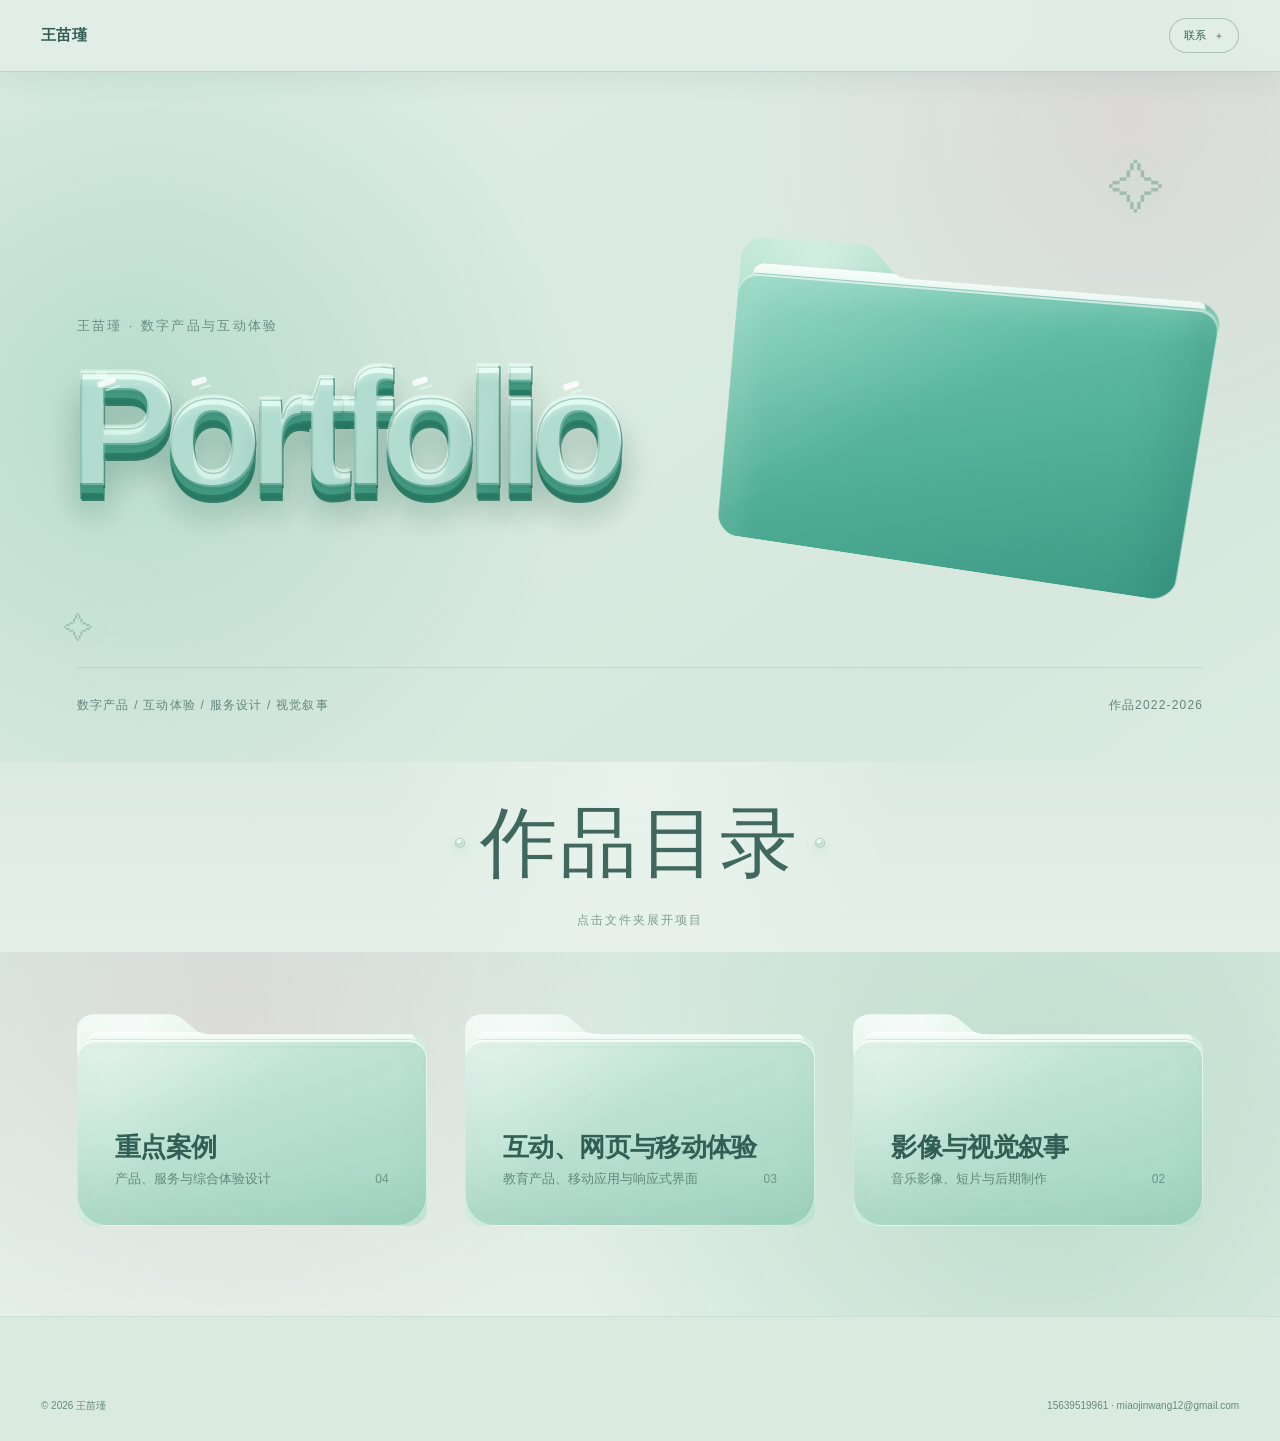
<file: index.html>
<!DOCTYPE html>
<html lang="zh-CN">
<head>
<meta charSet="utf-8"/>
<meta name="viewport" content="width=device-width, initial-scale=1"/>
<style data-exported-styles>/*! tailwindcss v4.2.1 | MIT License | https://tailwindcss.com */
@layer theme{:root,:host{--font-sans:ui-sans-serif, system-ui, sans-serif, "Apple Color Emoji", "Segoe UI Emoji", "Segoe UI Symbol", "Noto Color Emoji";--font-mono:ui-monospace, SFMono-Regular, Menlo, Monaco, Consolas, "Liberation Mono", "Courier New", monospace;--spacing:.25rem;--default-font-family:var(--font-sans);--default-mono-font-family:var(--font-mono)}}@layer base{*,:after,:before,::backdrop{box-sizing:border-box;border:0 solid;margin:0;padding:0}::file-selector-button{box-sizing:border-box;border:0 solid;margin:0;padding:0}html,:host{-webkit-text-size-adjust:100%;tab-size:4;line-height:1.5;font-family:var(--default-font-family,ui-sans-serif, system-ui, sans-serif, "Apple Color Emoji", "Segoe UI Emoji", "Segoe UI Symbol", "Noto Color Emoji");font-feature-settings:var(--default-font-feature-settings,normal);font-variation-settings:var(--default-font-variation-settings,normal);-webkit-tap-highlight-color:transparent}hr{height:0;color:inherit;border-top-width:1px}abbr:where([title]){-webkit-text-decoration:underline dotted;text-decoration:underline dotted}h1,h2,h3,h4,h5,h6{font-size:inherit;font-weight:inherit}a{color:inherit;-webkit-text-decoration:inherit;-webkit-text-decoration:inherit;-webkit-text-decoration:inherit;-webkit-text-decoration:inherit;text-decoration:inherit}b,strong{font-weight:bolder}code,kbd,samp,pre{font-family:var(--default-mono-font-family,ui-monospace, SFMono-Regular, Menlo, Monaco, Consolas, "Liberation Mono", "Courier New", monospace);font-feature-settings:var(--default-mono-font-feature-settings,normal);font-variation-settings:var(--default-mono-font-variation-settings,normal);font-size:1em}small{font-size:80%}sub,sup{vertical-align:baseline;font-size:75%;line-height:0;position:relative}sub{bottom:-.25em}sup{top:-.5em}table{text-indent:0;border-color:inherit;border-collapse:collapse}:-moz-focusring{outline:auto}progress{vertical-align:baseline}summary{display:list-item}ol,ul,menu{list-style:none}img,svg,video,canvas,audio,iframe,embed,object{vertical-align:middle;display:block}img,video{max-width:100%;height:auto}button,input,select,optgroup,textarea{font:inherit;font-feature-settings:inherit;font-variation-settings:inherit;letter-spacing:inherit;color:inherit;opacity:1;background-color:#0000;border-radius:0}::file-selector-button{font:inherit;font-feature-settings:inherit;font-variation-settings:inherit;letter-spacing:inherit;color:inherit;opacity:1;background-color:#0000;border-radius:0}:where(select:is([multiple],[size])) optgroup{font-weight:bolder}:where(select:is([multiple],[size])) optgroup option{padding-inline-start:20px}::file-selector-button{margin-inline-end:4px}::placeholder{opacity:1}@supports (not ((-webkit-appearance:-apple-pay-button))) or (contain-intrinsic-size:1px){::placeholder{color:currentColor}@supports (color:color-mix(in lab, red, red)){::placeholder{color:color-mix(in oklab, currentcolor 50%, transparent)}}}textarea{resize:vertical}::-webkit-search-decoration{-webkit-appearance:none}::-webkit-date-and-time-value{min-height:1lh;text-align:inherit}::-webkit-datetime-edit{display:inline-flex}::-webkit-datetime-edit-fields-wrapper{padding:0}::-webkit-datetime-edit{padding-block:0}::-webkit-datetime-edit-year-field{padding-block:0}::-webkit-datetime-edit-month-field{padding-block:0}::-webkit-datetime-edit-day-field{padding-block:0}::-webkit-datetime-edit-hour-field{padding-block:0}::-webkit-datetime-edit-minute-field{padding-block:0}::-webkit-datetime-edit-second-field{padding-block:0}::-webkit-datetime-edit-millisecond-field{padding-block:0}::-webkit-datetime-edit-meridiem-field{padding-block:0}::-webkit-calendar-picker-indicator{line-height:1}:-moz-ui-invalid{box-shadow:none}button,input:where([type=button],[type=reset],[type=submit]){appearance:button}::file-selector-button{appearance:button}::-webkit-inner-spin-button{height:auto}::-webkit-outer-spin-button{height:auto}[hidden]:where(:not([hidden=until-found])){display:none!important}}@layer components;@layer utilities{.relative{position:relative}.start{inset-inline-start:var(--spacing)}.inline{display:inline}.table{display:table}.antialiased{-webkit-font-smoothing:antialiased;-moz-osx-font-smoothing:grayscale}}:root{--paper:#f4f3ee;--ink:#171717;--muted:#73736e;--line:#c9c8c0}*{box-sizing:border-box}html{scroll-behavior:smooth}body{background:var(--paper);color:var(--ink);margin:0;font-family:Arial,PingFang SC,Microsoft YaHei,sans-serif}a{color:inherit;text-decoration:none}img{max-width:100%;display:block}.site-header{border-bottom:1px solid var(--line);letter-spacing:.08em;justify-content:space-between;align-items:center;height:72px;padding:0 3.2vw;font-size:12px;display:flex}.site-header .name{letter-spacing:.02em;font-size:15px;font-weight:700}.index-page{min-height:100vh}.index-intro{color:var(--muted);letter-spacing:.12em;justify-content:space-between;padding:36px 3.2vw 8vh;font-size:11px;display:flex}.project-index{border-top:1px solid var(--ink)}.index-row{border-bottom:1px solid var(--line);grid-template-columns:8% 1fr 25% 30px;align-items:center;height:112px;padding:0 3.2vw;transition:background .2s;display:grid;position:relative}.index-no,.index-type{color:var(--muted);font-size:11px}.index-title{font-family:Georgia,Songti SC,serif;font-size:clamp(25px,3.4vw,48px)}.index-arrow{font-size:18px}.index-row img{object-fit:cover;opacity:0;pointer-events:none;z-index:2;width:230px;height:140px;position:absolute;top:50%;right:11vw;transform:translateY(-50%);box-shadow:0 10px 25px #0002}.index-row:hover img{opacity:1}.simple-footer{color:var(--muted);justify-content:space-between;padding:9vh 3.2vw 28px;font-size:10px;display:flex}.case-page{max-width:1600px;margin:auto}.compact-title{padding:7vh 3.2vw 8vh}.compact-title>p{color:var(--muted);letter-spacing:.1em;margin:0 0 5vh;font-size:10px}.compact-title h1{letter-spacing:-.05em;margin:0;font:400 clamp(44px,7vw,102px)/.95 Georgia,Songti SC,serif}.compact-title h2{max-width:760px;margin:4vh 0 0;font-size:clamp(18px,2vw,28px);font-weight:400;line-height:1.55}.feature-cover,.feature-video{object-fit:cover;background:#111;width:100%;height:min(62vw,820px)}.highlights{border-bottom:1px solid var(--line);padding:8vh 3.2vw}.highlights>p{color:var(--muted);letter-spacing:.14em;margin:0 0 5vh;font-size:10px}.highlights>div{grid-template-columns:repeat(3,1fr);gap:4vw;display:grid}.highlights article{border-top:1px solid;padding-top:16px}.highlights span{font:18px Georgia,serif}.highlights article p{font-size:15px;line-height:1.7}.visual-gallery{background:#dfded8;grid-template-columns:1fr 1fr;gap:3.2vw;padding:3.2vw;display:grid}.visual-gallery img{align-self:center;width:100%;height:auto}.visual-gallery img:first-child:nth-last-child(odd){grid-column:1/-1}.case-actions{border-bottom:1px solid var(--line);gap:28px;padding:5vh 3.2vw;font-size:12px;display:flex}.case-actions a{border-bottom:1px solid;padding-bottom:4px}.next-project{grid-template-columns:20% 1fr auto;align-items:end;padding:10vh 3.2vw;display:grid}.next-project span{color:var(--muted);font-size:11px}.next-project strong{font:400 clamp(36px,6vw,84px) Georgia,Songti SC,serif}.next-project b{font-size:36px;font-weight:400}@media (width<=760px){.index-intro{padding-bottom:5vh}.index-row{grid-template-columns:12% 1fr 25px;height:96px}.index-type,.index-row img{display:none}.highlights>div,.visual-gallery{grid-template-columns:1fr}.feature-cover,.feature-video{height:65vw}.next-project{grid-template-columns:1fr auto;gap:20px}.next-project span{grid-column:1/-1}.simple-footer{gap:20px}}:root{--paper:#fbfff7;--ink:#393939;--muted:#777b73;--line:#b9d99f;--pink:#df7fae;--green:#9fc47d}body{background:radial-gradient(circle at 82% 4%,#ebffd7 0,#0000 27%),linear-gradient(120deg,#fff 5%,#f7ffe9 60%,#efffd9 100%)}.index-page,.case-page{position:relative;overflow:hidden}.index-page:before,.case-page:before{content:"";z-index:-1;border:2px solid var(--green);border-radius:50%;width:42vw;height:42vw;position:absolute;top:-28vw;right:11vw}.site-header{border-color:var(--line)}.site-header .name,.index-intro p:first-child,.compact-title>p,.highlights>p{color:var(--pink)}.project-index{border-top-color:var(--green)}.index-row{border-bottom-color:var(--line)}.index-row:hover{background:#f1ffdf}.index-title,.compact-title h1,.next-project strong{color:var(--pink);letter-spacing:-.03em;font-family:PingFang SC,Hiragino Sans GB,Microsoft YaHei,sans-serif;font-weight:500}.compact-title{border-bottom:1px solid var(--line)}.compact-title h2{max-width:680px;font-size:clamp(16px,1.8vw,24px)}.feature-cover,.feature-video{object-fit:contain;background:#fff;height:auto;max-height:820px;padding:3vw}.highlights{border-color:var(--line);background:#fff}.highlights article{border-color:var(--green)}.highlights span{color:var(--pink)}.visual-gallery{background:linear-gradient(135deg,#f6ffe9,#fff)}.visual-gallery img{background:#fff;padding:1.5vw}.case-actions,.next-project{border-color:var(--line)}@media (width<=760px){.index-page:before,.case-page:before{width:90vw;height:90vw;top:-62vw;right:-15vw}.feature-cover,.feature-video{height:auto;padding:16px}}.site-header,.index-page,.case-page{-webkit-font-smoothing:antialiased;font-family:PingFang SC,Hiragino Sans GB,Microsoft YaHei,-apple-system,BlinkMacSystemFont,Segoe UI,sans-serif}.grouped-index{gap:16px;width:min(1180px,100% - 6.4vw);margin:0 auto 10vh;display:grid}.category-accordion{border:1px solid color-mix(in srgb, var(--green) 58%, white);background:#ffffffdb;border-radius:16px;overflow:hidden;box-shadow:0 8px 30px #4d6d310d}.category-accordion summary{cursor:pointer;grid-template-columns:minmax(260px,1fr) minmax(180px,.7fr) 50px 24px;align-items:center;gap:24px;min-height:104px;padding:0 28px;list-style:none;transition:background .2s;display:grid}.category-accordion summary::-webkit-details-marker{display:none}.category-accordion summary:hover{background:#f7ffed}.category-accordion[open] summary{border-bottom:1px solid var(--line)}.category-name{color:#262626;letter-spacing:-.03em;font-size:clamp(20px,2.1vw,30px);font-weight:600}.category-description,.category-count{color:var(--muted);font-size:12px}.category-count{text-align:right;font-variant-numeric:tabular-nums}.category-toggle{width:20px;height:20px;position:relative}.category-toggle:before,.category-toggle:after{content:"";background:var(--pink);width:16px;height:1px;transition:transform .2s;position:absolute;top:9px;left:2px}.category-toggle:after{transform:rotate(90deg)}.category-accordion[open] .category-toggle:after{transform:rotate(0)}.category-accordion .project-index{border-top:0}.about-panel{background:linear-gradient(135deg,#fff 20%,#f6ffed);grid-template-columns:minmax(0,1fr) minmax(320px,.8fr);gap:clamp(28px,6vw,84px);padding:clamp(30px,5vw,72px) 28px;display:grid}.about-panel>p{color:#444940;margin:0;font-size:16px;line-height:1.9}.about-panel .about-lead{color:#292c28;font-size:clamp(22px,2.4vw,34px);font-weight:600;line-height:1.55}.about-meta{border-top:1px solid #dceccc;grid-column:1/-1;grid-template-columns:1fr 1fr;gap:32px;padding-top:28px;display:grid}.about-meta span{color:var(--pink);letter-spacing:.08em;font-size:11px;font-weight:600}.about-meta p{color:#565c52;margin:10px 0 0;font-size:14px;line-height:1.8}.category-accordion .index-row{background:#fff;grid-template-columns:54px minmax(0,1fr) 160px 24px;height:96px;padding:0 28px}.category-accordion .index-row:last-child{border-bottom:0}.category-accordion .index-title{color:#2d2d2d;letter-spacing:-.035em;text-overflow:ellipsis;white-space:nowrap;font-size:clamp(18px,2vw,27px);font-weight:500;overflow:hidden}.category-accordion .index-row:hover .index-title{color:#e98ab9}.project-background{border-bottom:1px solid var(--line);background:#ffffffeb;grid-template-columns:minmax(140px,18%) minmax(0,760px);padding:7vh 3.2vw 8vh;display:grid}.project-background>p,.output-section>header p,.solution-section>header p{color:var(--pink);letter-spacing:.08em;margin:0;font-size:12px;font-weight:600}.project-background h2{letter-spacing:0;margin:0;font-size:clamp(17px,1.55vw,23px);font-weight:400;line-height:1.82}.case-summary-section{border-bottom:1px solid var(--line);background:linear-gradient(135deg,#f5ffeb,#fff 70%);grid-template-columns:repeat(3,minmax(0,1fr));gap:18px;padding:clamp(34px,5vw,76px) 3.2vw;display:grid}.case-summary-section article{background:#fffffff0;border:1px solid #dceccc;border-radius:14px;min-height:260px;padding:clamp(22px,2.4vw,34px)}.case-summary-section article>p{color:var(--pink);letter-spacing:.08em;margin:0 0 28px;font-size:12px;font-weight:600}.case-summary-section article>h2{color:#3f443d;margin:0;font-size:clamp(15px,1.35vw,19px);font-weight:400;line-height:1.85}@media (width<=900px){.case-summary-section{grid-template-columns:1fr}.case-summary-section article{min-height:0}}.compact-title{padding-top:7vh;padding-bottom:7vh}.compact-title h1{color:#2b2e2a;max-width:980px;font-size:inherit;letter-spacing:0;flex-direction:column;gap:14px;line-height:1.18;display:flex}.compact-title h1 span{letter-spacing:-.035em;font-size:clamp(34px,4vw,58px);font-weight:600}.compact-title h1 em{color:var(--pink);letter-spacing:-.015em;font-size:clamp(18px,2vw,28px);font-style:normal;font-weight:500}.compact-title>p{color:#8a9086;letter-spacing:.08em;margin-bottom:30px}.project-overview{border-bottom:1px solid var(--line);background:linear-gradient(135deg,#f3ffe8,#fff 72%);grid-template-columns:minmax(0,1.45fr) minmax(300px,.55fr);align-items:center;gap:clamp(24px,4vw,64px);padding:clamp(24px,3.2vw,52px);display:grid}.overview-visual{aspect-ratio:16/10;background:#fff;border:1px solid #dceccc;border-radius:16px;overflow:hidden;box-shadow:0 16px 38px #3b592317}.overview-visual>img{object-fit:cover;width:100%;height:100%;transform:none}.project-c-the-sign .overview-visual>img{transform:none}.scene-hero{width:100%;height:100%;position:relative;overflow:hidden}.scene-hero>img{object-fit:cover;width:100%;height:100%}.project-mockup{color:#223027;background:linear-gradient(145deg,#ecf7e2,#fdfefd 65%);grid-template-rows:auto minmax(0,1fr) auto;gap:clamp(12px,1.4vw,20px);width:100%;height:100%;padding:clamp(18px,2.2vw,34px);display:grid}.mockup-medical{background:linear-gradient(145deg,#eaf4f7,#fdfefe 62%)}.mockup-city{background:linear-gradient(145deg,#eef0f1,#fbffe7 70%)}.mockup-nature{background:linear-gradient(145deg,#dcebd3,#f8f5e9 70%)}.mockup-pet{background:linear-gradient(145deg,#fff2a9,#fff8dc 70%)}.mockup-game{color:#effff2;background:radial-gradient(circle at 78% 18%,#315e52,#102c28 68%)}.mockup-circular{color:#edfff4;background:linear-gradient(145deg,#0f2d27,#1e6951)}.mockup-meta,.mockup-caption{justify-content:space-between;align-items:center;gap:20px;display:flex}.mockup-meta{letter-spacing:.12em;opacity:.72;font-size:9px;font-weight:600}.mockup-caption strong{font-size:clamp(14px,1.5vw,22px);font-weight:600}.mockup-caption span{opacity:.66;font-size:10px}.device-window{background:#fff;border:1px solid #15311f29;border-radius:12px;min-height:0;overflow:hidden;box-shadow:0 20px 50px #14321e2e}.device-toolbar{background:#f8faf7;border-bottom:1px solid #e9ede7;align-items:center;gap:5px;height:24px;padding:0 10px;display:flex}.device-toolbar i{background:#cdd5ca;border-radius:50%;width:5px;height:5px}.device-toolbar b{background:#e9eee7;border-radius:5px;width:34%;height:6px;margin-left:auto}.mockup-image{height:calc(100% - 24px);position:relative;overflow:hidden}.mockup-image img{object-fit:cover;width:100%;height:100%}.mockup-medical .mockup-image img,.mockup-city .mockup-image img,.mockup-nature .mockup-image img,.mockup-pet .mockup-image img,.mockup-game .mockup-image img,.mockup-circular .mockup-image img{transform:none}.mockup-image.multi{background:#f4f7f3;grid-template-columns:repeat(2,minmax(0,1fr));gap:12px;padding:12px;display:grid}.mockup-image.multi img{object-fit:contain;background:#fff;border:1px solid #e0e8de;border-radius:6px;min-width:0}.mockup-circular .mockup-image.multi{background:linear-gradient(145deg,#e6f2ed,#f9fffc);grid-template-columns:repeat(2,minmax(90px,190px));justify-content:center}.project-overview dl{margin:0}.project-overview dl>div{border-bottom:1px solid #dceccc;padding:18px 0}.project-overview dl>div:first-child{border-top:1px solid #dceccc}.project-overview dt{color:var(--pink);margin-bottom:8px;font-size:11px;font-weight:600}.project-overview dd{color:#424640;margin:0;font-size:15px;line-height:1.6}.editorial-section{border-bottom:1px solid var(--line);background:#fff}.editorial-section>header{border-bottom:1px solid var(--line);justify-content:space-between;padding:28px 3.2vw;display:flex}.editorial-section>header p{color:var(--pink);margin:0;font-size:12px;font-weight:600}.editorial-section>header span{color:var(--muted);font-size:11px}.insight-list{padding:0 3.2vw}.insight-list article{border-bottom:1px solid #e5eedc;grid-template-columns:72px minmax(0,850px);padding:28px 0;display:grid}.insight-list article:last-child{border-bottom:0}.insight-list article>span{color:var(--pink);font-size:11px}.insight-list article p{margin:0;font-size:clamp(17px,1.8vw,25px);line-height:1.55}.process-grid,.testing-grid{background:#fbfff7;grid-template-columns:repeat(3,minmax(0,1fr));gap:18px;padding:clamp(28px,5vw,76px) 3.2vw;display:grid}.process-grid article,.testing-grid article{background:#fff;border:1px solid #dceccc;border-radius:14px;flex-direction:column;align-items:flex-start;min-height:230px;padding:26px;display:flex}.process-grid article>span,.testing-grid article>span,.solution-grid article>span{width:28px;height:28px;color:var(--pink);border:1px solid #efb3d0;border-radius:50%;flex:0 0 28px;place-items:center;font-size:10px;line-height:1;display:grid}.process-grid h2,.testing-grid h2{margin:20px 0 10px;font-size:20px;font-weight:600;line-height:1.4}.process-grid p,.testing-grid p{color:#5c6257;margin:0;font-size:14px;line-height:1.75}.contribution-section,.result-section{border-bottom:1px solid var(--line);grid-template-columns:minmax(140px,18%) minmax(0,760px);padding:8vh 3.2vw 9vh;display:grid}.contribution-section{background:#fff0f8}.result-section{background:#fff}.contribution-section>p,.result-section>p{color:#db78aa;margin:0;font-size:12px;font-weight:600}.contribution-section h2,.result-section h2{margin:0;font-size:clamp(17px,1.55vw,23px);font-weight:400;line-height:1.82}.output-section>header,.solution-section>header{border-bottom:1px solid var(--line);background:#fff;justify-content:space-between;align-items:center;padding:28px 3.2vw;display:flex}.output-links{flex-wrap:wrap;justify-content:flex-end;gap:10px;display:flex}.output-section>header a{border:1px solid var(--green);color:#405c2c;border-radius:999px;padding:9px 16px;font-size:12px}.output-gallery{background:linear-gradient(135deg,#f3ffe8,#fff 70%);grid-template-columns:1fr 1fr;gap:clamp(20px,3.2vw,52px);padding:clamp(20px,3.2vw,52px);display:grid}.output-gallery img{background:#fff;border:1px solid #e7efdf;border-radius:12px;align-self:center;width:100%;height:auto;padding:clamp(8px,1vw,18px);box-shadow:0 12px 34px #3b592314}.output-gallery img:first-child:nth-last-child(odd){grid-column:1/-1}.output-gallery img:only-child{object-fit:contain;max-height:86vh}.output-gallery.supporting{border-top:1px solid var(--line)}.output-3ce-website .output-gallery{grid-template-columns:repeat(3,minmax(0,1fr));align-items:start;gap:clamp(16px,2vw,28px);padding-block:clamp(28px,4vw,48px)}.output-3ce-website .output-gallery img,.output-3ce-website .output-gallery img:first-child:nth-last-child(odd){object-fit:contain;grid-column:auto;width:100%;height:clamp(300px,34vw,470px);padding:10px}.output-vape-loop .output-gallery{grid-template-columns:repeat(4,minmax(0,1fr));align-items:start;gap:clamp(10px,1.4vw,20px)}.output-vape-loop .output-gallery img,.output-vape-loop .output-gallery img:first-child:nth-last-child(odd){object-fit:contain;grid-column:auto;width:100%;height:auto;padding:6px}.output-section .feature-video{background:#171717;width:100%;max-height:none;padding:clamp(20px,3.2vw,52px)}.solution-section{border-top:1px solid var(--line);background:#fff}.solution-section>header span{color:var(--muted);font-size:11px}.solution-grid{background:#fbfff7;grid-template-columns:repeat(2,minmax(0,1fr));gap:18px;padding:clamp(28px,5vw,76px) 3.2vw;display:grid}.solution-grid article{background:#fff;border:1px solid #dceccc;border-radius:14px;flex-direction:column;align-items:flex-start;min-height:200px;padding:28px;display:flex}.solution-grid h2{margin:20px 0 10px;font-size:21px;font-weight:600;line-height:1.4}.solution-grid p{color:#5c6257;max-width:560px;margin:0;font-size:15px;line-height:1.75}.next-project strong{letter-spacing:-.025em;padding-right:24px;font-size:clamp(22px,2.8vw,40px);line-height:1.3}@media (width<=760px){.grouped-index{gap:12px;width:calc(100% - 32px)}.category-accordion summary{grid-template-columns:1fr 28px 20px;gap:12px;min-height:92px;padding:18px}.category-name{font-size:20px}.category-description{grid-area:2/1/auto/-1}.category-count{grid-area:1/2}.category-toggle{grid-area:1/3}.category-accordion .index-row{grid-template-columns:34px 1fr 20px;height:auto;min-height:88px;padding:18px}.category-accordion .index-title{white-space:normal;line-height:1.35}.category-accordion .index-type{display:none}.about-panel{grid-template-columns:1fr;gap:22px;padding:28px 18px}.about-meta{grid-column:auto;grid-template-columns:1fr;gap:22px}.project-background{grid-template-columns:1fr;gap:30px}.project-background h2{font-size:18px}.project-overview{grid-template-columns:1fr}.output-section>header{align-items:flex-start;gap:20px}.output-links{max-width:72%}.process-grid,.testing-grid{grid-template-columns:1fr}.process-grid article,.testing-grid article{min-height:210px}.insight-list article{grid-template-columns:42px 1fr}.contribution-section,.result-section{grid-template-columns:1fr;gap:30px}.output-gallery,.solution-grid{grid-template-columns:1fr}.output-3ce-website .output-gallery{grid-template-columns:repeat(3,minmax(150px,1fr));overflow-x:auto}.output-vape-loop .output-gallery{grid-template-columns:repeat(4,minmax(160px,1fr));overflow-x:auto}.solution-grid article{min-height:180px}.compact-title h1 span{font-size:clamp(31px,9vw,42px)}.compact-title h1 em{font-size:19px}.next-project strong{padding-right:8px;font-size:clamp(20px,5.6vw,28px)}}
</style>
<title>王苗瑾 — 数字产品与体验设计作品集</title>
<meta name="description" content="王苗瑾的数字产品、服务系统、互动游戏、响应式界面与视觉叙事作品集。"/>
<link rel="shortcut icon" href="favicon.svg"/>
<link rel="icon" href="favicon.svg"/>


<style data-vinext-fonts>.__font_geist_1qyd02f { font-family: 'Geist', sans-serif; }

.__variable_geist_1qyd02f { --font-geist-sans: 'Geist', sans-serif; }

.__font_geist_mono_0vffvn2 { font-family: 'Geist Mono', sans-serif; }

.__variable_geist_mono_0vffvn2 { --font-geist-mono: 'Geist Mono', sans-serif; }
</style>
<link rel="stylesheet" href="assets/retro-mint-theme.css?v=20260726-directory-layout-13">
<script src="assets/folder-interactions.js" defer></script>
</head>
<body class="__variable_geist_1qyd02f __variable_geist_mono_0vffvn2 antialiased">
<main class="index-page" id="top">
<header class="site-header">
<a href="index.html" class="name">王苗瑾</a>
<nav class="header-actions" aria-label="联系方式">
<details class="contact-menu">
<summary>联系</summary>
<div class="contact-popover">
<a href="tel:+8615639519961"><span>拨打电话</span><small>15639519961</small></a>
<a href="mailto:miaojinwang12@gmail.com"><span>发送邮件</span><small>miaojinwang12@gmail.com</small></a>
</div>
</details>
</nav>
</header>
<section class="portfolio-hero">
<div class="hero-copy">
<p class="hero-kicker">王苗瑾 · 数字产品与互动体验</p>
<h1 class="jelly-title" aria-label="Portfolio">
<span data-char="P" aria-hidden="true">P</span><span data-char="o" aria-hidden="true">o</span><span data-char="r" aria-hidden="true">r</span><span data-char="t" aria-hidden="true">t</span><span data-char="f" aria-hidden="true">f</span><span data-char="o" aria-hidden="true">o</span><span data-char="l" aria-hidden="true">l</span><span data-char="i" aria-hidden="true">i</span><span data-char="o" aria-hidden="true">o</span>
</h1>
</div>
<div class="hero-folder-object" aria-hidden="true"></div>
<div class="hero-meta">
<span>数字产品 / 互动体验 / 服务设计 / 视觉叙事</span>
<span>作品2022-2026</span>
</div>
</section>
<section class="portfolio-index-heading" id="portfolio">
<p>作品目录</p>
<span>点击文件夹展开项目</span>
</section>
<nav class="grouped-index" aria-label="作品目录">
<details class="category-accordion">
<summary>
<span class="category-name">重点案例</span>
<span class="category-description">产品、服务与综合体验设计</span>
<span class="category-count">04</span>
<span class="category-toggle" aria-hidden="true">
</span>
</summary>
<div class="project-index">
<a href="work/c-the-sign/index.html" class="index-row">
<span class="index-no">01</span>
<span class="index-title"><strong class="index-title-cn">全科问诊癌症风险辅助系统</strong><small class="index-title-en">C the Sign</small></span>
<span class="index-type">医疗产品设计</span>
<span class="index-arrow">↗</span>
</a>
<a href="work/vape-loop/index.html" class="index-row">
<span class="index-no">02</span>
<span class="index-title"><strong class="index-title-cn">电子烟循环回收服务方案</strong><small class="index-title-en">The Vape Reward Loop</small></span>
<span class="index-type">循环服务设计</span>
<span class="index-arrow">↗</span>
</a>
<a href="work/temple-quarter/index.html" class="index-row">
<span class="index-no">03</span>
<span class="index-title"><strong class="index-title-cn">城市区域服务平台</strong><small class="index-title-en">Temple Quarter 24h</small></span>
<span class="index-type">公共服务平台设计</span>
<span class="index-arrow">↗</span>
</a>
<a href="work/firefly/index.html" class="index-row">
<span class="index-no">04</span>
<span class="index-title"><strong class="index-title-cn">AI 生存游戏设计</strong><small class="index-title-en">Firefly Survival</small></span>
<span class="index-type">游戏与互动体验</span>
<span class="index-arrow">↗</span>
</a>
</div>
</details>
<details class="category-accordion">
<summary>
<span class="category-name">互动、网页与移动体验</span>
<span class="category-description">教育产品、移动应用与响应式界面</span>
<span class="category-count">03</span>
<span class="category-toggle" aria-hidden="true">
</span>
</summary>
<div class="project-index">
<a href="work/green-bloom/index.html" class="index-row">
<span class="index-no">05</span>
<span class="index-title"><strong class="index-title-cn">自然教育课程协作平台</strong><small class="index-title-en">Green Bloom</small></span>
<span class="index-type">教育产品设计</span>
<span class="index-arrow">↗</span>
</a>
<a href="work/linkit/index.html" class="index-row">
<span class="index-no">06</span>
<span class="index-title"><strong class="index-title-cn">宠物档案与社区应用</strong><small class="index-title-en">LinkIt</small></span>
<span class="index-type">移动应用设计</span>
<span class="index-arrow">↗</span>
</a>
<a href="work/3ce-website/index.html" class="index-row">
<span class="index-no">07</span>
<span class="index-title"><strong class="index-title-cn">3CE 官网重新设计</strong><small class="index-title-en">3CE STYLENANDA</small></span>
<span class="index-type">网页与响应式界面</span>
<span class="index-arrow">↗</span>
</a>
</div>
</details>
<details class="category-accordion">
<summary>
<span class="category-name">影像与视觉叙事</span>
<span class="category-description">音乐影像、短片与后期制作</span>
<span class="category-count">02</span>
<span class="category-toggle" aria-hidden="true">
</span>
</summary>
<div class="project-index">
<a href="work/kill-bill/index.html" class="index-row">
<span class="index-no">08</span>
<span class="index-title"><strong class="index-title-cn">原创剧情音乐 MV</strong><small class="index-title-en">Kill Bill</small></span>
<span class="index-type">剧情音乐影像</span>
<span class="index-arrow">↗</span>
</a>
<a href="work/redemption/index.html" class="index-row">
<span class="index-no">09</span>
<span class="index-title"><strong class="index-title-cn">剧情短片预告</strong><small class="index-title-en">Redemption</small></span>
<span class="index-type">短片与预告片</span>
<span class="index-arrow">↗</span>
</a>
</div>
</details>
</nav>
<footer class="simple-footer">
<span>© 2026 王苗瑾</span>
<span>15639519961 · miaojinwang12@gmail.com</span>
</footer>
</main>
</body>
</html>
</file>
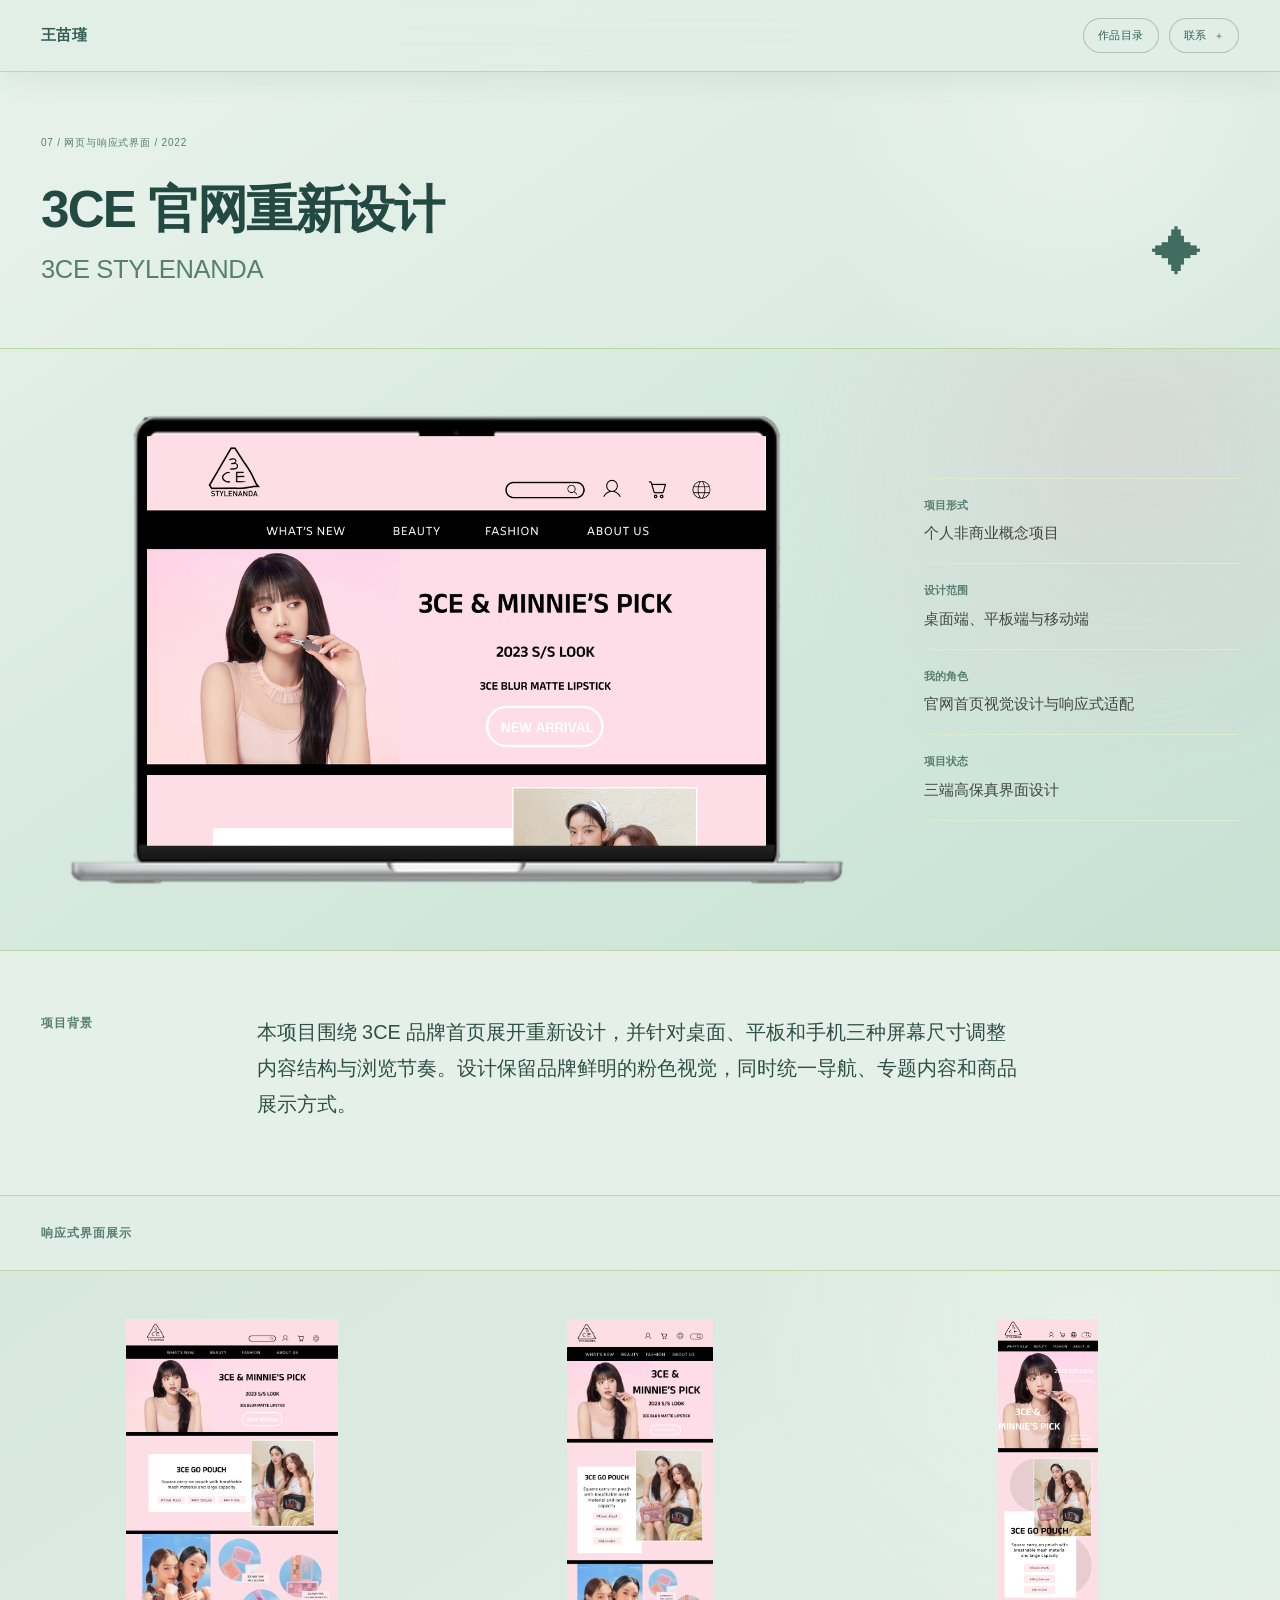
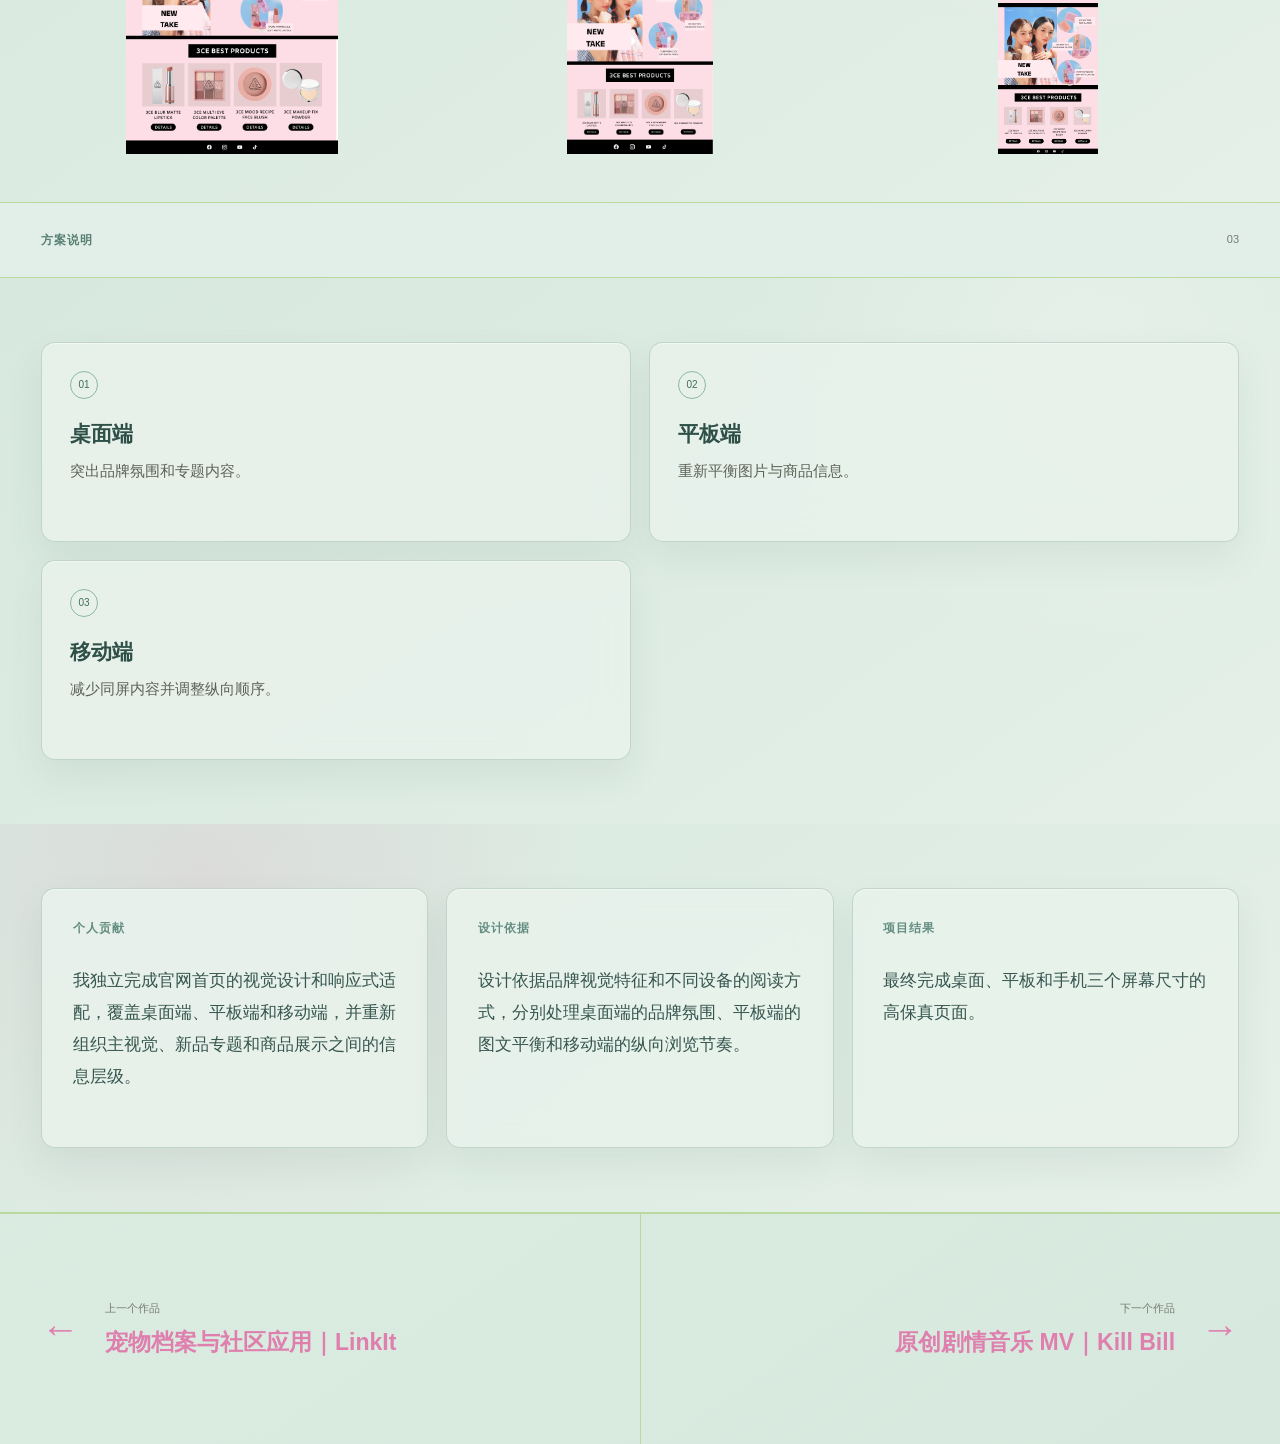
<file: work/3ce-website/index.html>
<!DOCTYPE html><html lang="zh-CN"><head><meta charSet="utf-8"/><meta name="viewport" content="width=device-width, initial-scale=1"/><style data-exported-styles>/*! tailwindcss v4.2.1 | MIT License | https://tailwindcss.com */
@layer theme{:root,:host{--font-sans:ui-sans-serif, system-ui, sans-serif, "Apple Color Emoji", "Segoe UI Emoji", "Segoe UI Symbol", "Noto Color Emoji";--font-mono:ui-monospace, SFMono-Regular, Menlo, Monaco, Consolas, "Liberation Mono", "Courier New", monospace;--spacing:.25rem;--default-font-family:var(--font-sans);--default-mono-font-family:var(--font-mono)}}@layer base{*,:after,:before,::backdrop{box-sizing:border-box;border:0 solid;margin:0;padding:0}::file-selector-button{box-sizing:border-box;border:0 solid;margin:0;padding:0}html,:host{-webkit-text-size-adjust:100%;tab-size:4;line-height:1.5;font-family:var(--default-font-family,ui-sans-serif, system-ui, sans-serif, "Apple Color Emoji", "Segoe UI Emoji", "Segoe UI Symbol", "Noto Color Emoji");font-feature-settings:var(--default-font-feature-settings,normal);font-variation-settings:var(--default-font-variation-settings,normal);-webkit-tap-highlight-color:transparent}hr{height:0;color:inherit;border-top-width:1px}abbr:where([title]){-webkit-text-decoration:underline dotted;text-decoration:underline dotted}h1,h2,h3,h4,h5,h6{font-size:inherit;font-weight:inherit}a{color:inherit;-webkit-text-decoration:inherit;-webkit-text-decoration:inherit;-webkit-text-decoration:inherit;-webkit-text-decoration:inherit;text-decoration:inherit}b,strong{font-weight:bolder}code,kbd,samp,pre{font-family:var(--default-mono-font-family,ui-monospace, SFMono-Regular, Menlo, Monaco, Consolas, "Liberation Mono", "Courier New", monospace);font-feature-settings:var(--default-mono-font-feature-settings,normal);font-variation-settings:var(--default-mono-font-variation-settings,normal);font-size:1em}small{font-size:80%}sub,sup{vertical-align:baseline;font-size:75%;line-height:0;position:relative}sub{bottom:-.25em}sup{top:-.5em}table{text-indent:0;border-color:inherit;border-collapse:collapse}:-moz-focusring{outline:auto}progress{vertical-align:baseline}summary{display:list-item}ol,ul,menu{list-style:none}img,svg,video,canvas,audio,iframe,embed,object{vertical-align:middle;display:block}img,video{max-width:100%;height:auto}button,input,select,optgroup,textarea{font:inherit;font-feature-settings:inherit;font-variation-settings:inherit;letter-spacing:inherit;color:inherit;opacity:1;background-color:#0000;border-radius:0}::file-selector-button{font:inherit;font-feature-settings:inherit;font-variation-settings:inherit;letter-spacing:inherit;color:inherit;opacity:1;background-color:#0000;border-radius:0}:where(select:is([multiple],[size])) optgroup{font-weight:bolder}:where(select:is([multiple],[size])) optgroup option{padding-inline-start:20px}::file-selector-button{margin-inline-end:4px}::placeholder{opacity:1}@supports (not ((-webkit-appearance:-apple-pay-button))) or (contain-intrinsic-size:1px){::placeholder{color:currentColor}@supports (color:color-mix(in lab, red, red)){::placeholder{color:color-mix(in oklab, currentcolor 50%, transparent)}}}textarea{resize:vertical}::-webkit-search-decoration{-webkit-appearance:none}::-webkit-date-and-time-value{min-height:1lh;text-align:inherit}::-webkit-datetime-edit{display:inline-flex}::-webkit-datetime-edit-fields-wrapper{padding:0}::-webkit-datetime-edit{padding-block:0}::-webkit-datetime-edit-year-field{padding-block:0}::-webkit-datetime-edit-month-field{padding-block:0}::-webkit-datetime-edit-day-field{padding-block:0}::-webkit-datetime-edit-hour-field{padding-block:0}::-webkit-datetime-edit-minute-field{padding-block:0}::-webkit-datetime-edit-second-field{padding-block:0}::-webkit-datetime-edit-millisecond-field{padding-block:0}::-webkit-datetime-edit-meridiem-field{padding-block:0}::-webkit-calendar-picker-indicator{line-height:1}:-moz-ui-invalid{box-shadow:none}button,input:where([type=button],[type=reset],[type=submit]){appearance:button}::file-selector-button{appearance:button}::-webkit-inner-spin-button{height:auto}::-webkit-outer-spin-button{height:auto}[hidden]:where(:not([hidden=until-found])){display:none!important}}@layer components;@layer utilities{.relative{position:relative}.start{inset-inline-start:var(--spacing)}.inline{display:inline}.table{display:table}.antialiased{-webkit-font-smoothing:antialiased;-moz-osx-font-smoothing:grayscale}}:root{--paper:#f4f3ee;--ink:#171717;--muted:#73736e;--line:#c9c8c0}*{box-sizing:border-box}html{scroll-behavior:smooth}body{background:var(--paper);color:var(--ink);margin:0;font-family:Arial,PingFang SC,Microsoft YaHei,sans-serif}a{color:inherit;text-decoration:none}img{max-width:100%;display:block}.site-header{border-bottom:1px solid var(--line);letter-spacing:.08em;justify-content:space-between;align-items:center;height:72px;padding:0 3.2vw;font-size:12px;display:flex}.site-header .name{letter-spacing:.02em;font-size:15px;font-weight:700}.index-page{min-height:100vh}.index-intro{color:var(--muted);letter-spacing:.12em;justify-content:space-between;padding:36px 3.2vw 8vh;font-size:11px;display:flex}.project-index{border-top:1px solid var(--ink)}.index-row{border-bottom:1px solid var(--line);grid-template-columns:8% 1fr 25% 30px;align-items:center;height:112px;padding:0 3.2vw;transition:background .2s;display:grid;position:relative}.index-no,.index-type{color:var(--muted);font-size:11px}.index-title{font-family:Georgia,Songti SC,serif;font-size:clamp(25px,3.4vw,48px)}.index-arrow{font-size:18px}.index-row img{object-fit:cover;opacity:0;pointer-events:none;z-index:2;width:230px;height:140px;position:absolute;top:50%;right:11vw;transform:translateY(-50%);box-shadow:0 10px 25px #0002}.index-row:hover img{opacity:1}.simple-footer{color:var(--muted);justify-content:space-between;padding:9vh 3.2vw 28px;font-size:10px;display:flex}.case-page{max-width:1600px;margin:auto}.compact-title{padding:7vh 3.2vw 8vh}.compact-title>p{color:var(--muted);letter-spacing:.1em;margin:0 0 5vh;font-size:10px}.compact-title h1{letter-spacing:-.05em;margin:0;font:400 clamp(44px,7vw,102px)/.95 Georgia,Songti SC,serif}.compact-title h2{max-width:760px;margin:4vh 0 0;font-size:clamp(18px,2vw,28px);font-weight:400;line-height:1.55}.feature-cover,.feature-video{object-fit:cover;background:#111;width:100%;height:min(62vw,820px)}.highlights{border-bottom:1px solid var(--line);padding:8vh 3.2vw}.highlights>p{color:var(--muted);letter-spacing:.14em;margin:0 0 5vh;font-size:10px}.highlights>div{grid-template-columns:repeat(3,1fr);gap:4vw;display:grid}.highlights article{border-top:1px solid;padding-top:16px}.highlights span{font:18px Georgia,serif}.highlights article p{font-size:15px;line-height:1.7}.visual-gallery{background:#dfded8;grid-template-columns:1fr 1fr;gap:3.2vw;padding:3.2vw;display:grid}.visual-gallery img{align-self:center;width:100%;height:auto}.visual-gallery img:first-child:nth-last-child(odd){grid-column:1/-1}.case-actions{border-bottom:1px solid var(--line);gap:28px;padding:5vh 3.2vw;font-size:12px;display:flex}.case-actions a{border-bottom:1px solid;padding-bottom:4px}.next-project{grid-template-columns:20% 1fr auto;align-items:end;padding:10vh 3.2vw;display:grid}.next-project span{color:var(--muted);font-size:11px}.next-project strong{font:400 clamp(36px,6vw,84px) Georgia,Songti SC,serif}.next-project b{font-size:36px;font-weight:400}@media (width<=760px){.index-intro{padding-bottom:5vh}.index-row{grid-template-columns:12% 1fr 25px;height:96px}.index-type,.index-row img{display:none}.highlights>div,.visual-gallery{grid-template-columns:1fr}.feature-cover,.feature-video{height:65vw}.next-project{grid-template-columns:1fr auto;gap:20px}.next-project span{grid-column:1/-1}.simple-footer{gap:20px}}:root{--paper:#fbfff7;--ink:#393939;--muted:#777b73;--line:#b9d99f;--pink:#df7fae;--green:#9fc47d}body{background:radial-gradient(circle at 82% 4%,#ebffd7 0,#0000 27%),linear-gradient(120deg,#fff 5%,#f7ffe9 60%,#efffd9 100%)}.index-page,.case-page{position:relative;overflow:hidden}.index-page:before,.case-page:before{content:"";z-index:-1;border:2px solid var(--green);border-radius:50%;width:42vw;height:42vw;position:absolute;top:-28vw;right:11vw}.site-header{border-color:var(--line)}.site-header .name,.index-intro p:first-child,.compact-title>p,.highlights>p{color:var(--pink)}.project-index{border-top-color:var(--green)}.index-row{border-bottom-color:var(--line)}.index-row:hover{background:#f1ffdf}.index-title,.compact-title h1,.next-project strong{color:var(--pink);letter-spacing:-.03em;font-family:PingFang SC,Hiragino Sans GB,Microsoft YaHei,sans-serif;font-weight:500}.compact-title{border-bottom:1px solid var(--line)}.compact-title h2{max-width:680px;font-size:clamp(16px,1.8vw,24px)}.feature-cover,.feature-video{object-fit:contain;background:#fff;height:auto;max-height:820px;padding:3vw}.highlights{border-color:var(--line);background:#fff}.highlights article{border-color:var(--green)}.highlights span{color:var(--pink)}.visual-gallery{background:linear-gradient(135deg,#f6ffe9,#fff)}.visual-gallery img{background:#fff;padding:1.5vw}.case-actions,.next-project{border-color:var(--line)}@media (width<=760px){.index-page:before,.case-page:before{width:90vw;height:90vw;top:-62vw;right:-15vw}.feature-cover,.feature-video{height:auto;padding:16px}}.site-header,.index-page,.case-page{-webkit-font-smoothing:antialiased;font-family:PingFang SC,Hiragino Sans GB,Microsoft YaHei,-apple-system,BlinkMacSystemFont,Segoe UI,sans-serif}.grouped-index{gap:16px;width:min(1180px,100% - 6.4vw);margin:0 auto 10vh;display:grid}.category-accordion{border:1px solid color-mix(in srgb, var(--green) 58%, white);background:#ffffffdb;border-radius:16px;overflow:hidden;box-shadow:0 8px 30px #4d6d310d}.category-accordion summary{cursor:pointer;grid-template-columns:minmax(260px,1fr) minmax(180px,.7fr) 50px 24px;align-items:center;gap:24px;min-height:104px;padding:0 28px;list-style:none;transition:background .2s;display:grid}.category-accordion summary::-webkit-details-marker{display:none}.category-accordion summary:hover{background:#f7ffed}.category-accordion[open] summary{border-bottom:1px solid var(--line)}.category-name{color:#262626;letter-spacing:-.03em;font-size:clamp(20px,2.1vw,30px);font-weight:600}.category-description,.category-count{color:var(--muted);font-size:12px}.category-count{text-align:right;font-variant-numeric:tabular-nums}.category-toggle{width:20px;height:20px;position:relative}.category-toggle:before,.category-toggle:after{content:"";background:var(--pink);width:16px;height:1px;transition:transform .2s;position:absolute;top:9px;left:2px}.category-toggle:after{transform:rotate(90deg)}.category-accordion[open] .category-toggle:after{transform:rotate(0)}.category-accordion .project-index{border-top:0}.about-panel{background:linear-gradient(135deg,#fff 20%,#f6ffed);grid-template-columns:minmax(0,1fr) minmax(320px,.8fr);gap:clamp(28px,6vw,84px);padding:clamp(30px,5vw,72px) 28px;display:grid}.about-panel>p{color:#444940;margin:0;font-size:16px;line-height:1.9}.about-panel .about-lead{color:#292c28;font-size:clamp(22px,2.4vw,34px);font-weight:600;line-height:1.55}.about-meta{border-top:1px solid #dceccc;grid-column:1/-1;grid-template-columns:1fr 1fr;gap:32px;padding-top:28px;display:grid}.about-meta span{color:var(--pink);letter-spacing:.08em;font-size:11px;font-weight:600}.about-meta p{color:#565c52;margin:10px 0 0;font-size:14px;line-height:1.8}.category-accordion .index-row{background:#fff;grid-template-columns:54px minmax(0,1fr) 160px 24px;height:96px;padding:0 28px}.category-accordion .index-row:last-child{border-bottom:0}.category-accordion .index-title{color:#2d2d2d;letter-spacing:-.035em;text-overflow:ellipsis;white-space:nowrap;font-size:clamp(18px,2vw,27px);font-weight:500;overflow:hidden}.category-accordion .index-row:hover .index-title{color:#e98ab9}.project-background{border-bottom:1px solid var(--line);background:#ffffffeb;grid-template-columns:minmax(140px,18%) minmax(0,760px);padding:7vh 3.2vw 8vh;display:grid}.project-background>p,.output-section>header p,.solution-section>header p{color:var(--pink);letter-spacing:.08em;margin:0;font-size:12px;font-weight:600}.project-background h2{letter-spacing:0;margin:0;font-size:clamp(17px,1.55vw,23px);font-weight:400;line-height:1.82}.case-summary-section{border-bottom:1px solid var(--line);background:linear-gradient(135deg,#f5ffeb,#fff 70%);grid-template-columns:repeat(3,minmax(0,1fr));gap:18px;padding:clamp(34px,5vw,76px) 3.2vw;display:grid}.case-summary-section article{background:#fffffff0;border:1px solid #dceccc;border-radius:14px;min-height:260px;padding:clamp(22px,2.4vw,34px)}.case-summary-section article>p{color:var(--pink);letter-spacing:.08em;margin:0 0 28px;font-size:12px;font-weight:600}.case-summary-section article>h2{color:#3f443d;margin:0;font-size:clamp(15px,1.35vw,19px);font-weight:400;line-height:1.85}@media (width<=900px){.case-summary-section{grid-template-columns:1fr}.case-summary-section article{min-height:0}}.compact-title{padding-top:7vh;padding-bottom:7vh}.compact-title h1{color:#2b2e2a;max-width:980px;font-size:inherit;letter-spacing:0;flex-direction:column;gap:14px;line-height:1.18;display:flex}.compact-title h1 span{letter-spacing:-.035em;font-size:clamp(34px,4vw,58px);font-weight:600}.compact-title h1 em{color:var(--pink);letter-spacing:-.015em;font-size:clamp(18px,2vw,28px);font-style:normal;font-weight:500}.compact-title>p{color:#8a9086;letter-spacing:.08em;margin-bottom:30px}.project-overview{border-bottom:1px solid var(--line);background:linear-gradient(135deg,#f3ffe8,#fff 72%);grid-template-columns:minmax(0,1.45fr) minmax(300px,.55fr);align-items:center;gap:clamp(24px,4vw,64px);padding:clamp(24px,3.2vw,52px);display:grid}.overview-visual{aspect-ratio:16/10;background:#fff;border:1px solid #dceccc;border-radius:16px;overflow:hidden;box-shadow:0 16px 38px #3b592317}.overview-visual>img{object-fit:cover;width:100%;height:100%;transform:none}.project-c-the-sign .overview-visual>img{transform:none}.scene-hero{width:100%;height:100%;position:relative;overflow:hidden}.scene-hero>img{object-fit:cover;width:100%;height:100%}.project-mockup{color:#223027;background:linear-gradient(145deg,#ecf7e2,#fdfefd 65%);grid-template-rows:auto minmax(0,1fr) auto;gap:clamp(12px,1.4vw,20px);width:100%;height:100%;padding:clamp(18px,2.2vw,34px);display:grid}.mockup-medical{background:linear-gradient(145deg,#eaf4f7,#fdfefe 62%)}.mockup-city{background:linear-gradient(145deg,#eef0f1,#fbffe7 70%)}.mockup-nature{background:linear-gradient(145deg,#dcebd3,#f8f5e9 70%)}.mockup-pet{background:linear-gradient(145deg,#fff2a9,#fff8dc 70%)}.mockup-game{color:#effff2;background:radial-gradient(circle at 78% 18%,#315e52,#102c28 68%)}.mockup-circular{color:#edfff4;background:linear-gradient(145deg,#0f2d27,#1e6951)}.mockup-meta,.mockup-caption{justify-content:space-between;align-items:center;gap:20px;display:flex}.mockup-meta{letter-spacing:.12em;opacity:.72;font-size:9px;font-weight:600}.mockup-caption strong{font-size:clamp(14px,1.5vw,22px);font-weight:600}.mockup-caption span{opacity:.66;font-size:10px}.device-window{background:#fff;border:1px solid #15311f29;border-radius:12px;min-height:0;overflow:hidden;box-shadow:0 20px 50px #14321e2e}.device-toolbar{background:#f8faf7;border-bottom:1px solid #e9ede7;align-items:center;gap:5px;height:24px;padding:0 10px;display:flex}.device-toolbar i{background:#cdd5ca;border-radius:50%;width:5px;height:5px}.device-toolbar b{background:#e9eee7;border-radius:5px;width:34%;height:6px;margin-left:auto}.mockup-image{height:calc(100% - 24px);position:relative;overflow:hidden}.mockup-image img{object-fit:cover;width:100%;height:100%}.mockup-medical .mockup-image img,.mockup-city .mockup-image img,.mockup-nature .mockup-image img,.mockup-pet .mockup-image img,.mockup-game .mockup-image img,.mockup-circular .mockup-image img{transform:none}.mockup-image.multi{background:#f4f7f3;grid-template-columns:repeat(2,minmax(0,1fr));gap:12px;padding:12px;display:grid}.mockup-image.multi img{object-fit:contain;background:#fff;border:1px solid #e0e8de;border-radius:6px;min-width:0}.mockup-circular .mockup-image.multi{background:linear-gradient(145deg,#e6f2ed,#f9fffc);grid-template-columns:repeat(2,minmax(90px,190px));justify-content:center}.project-overview dl{margin:0}.project-overview dl>div{border-bottom:1px solid #dceccc;padding:18px 0}.project-overview dl>div:first-child{border-top:1px solid #dceccc}.project-overview dt{color:var(--pink);margin-bottom:8px;font-size:11px;font-weight:600}.project-overview dd{color:#424640;margin:0;font-size:15px;line-height:1.6}.editorial-section{border-bottom:1px solid var(--line);background:#fff}.editorial-section>header{border-bottom:1px solid var(--line);justify-content:space-between;padding:28px 3.2vw;display:flex}.editorial-section>header p{color:var(--pink);margin:0;font-size:12px;font-weight:600}.editorial-section>header span{color:var(--muted);font-size:11px}.insight-list{padding:0 3.2vw}.insight-list article{border-bottom:1px solid #e5eedc;grid-template-columns:72px minmax(0,850px);padding:28px 0;display:grid}.insight-list article:last-child{border-bottom:0}.insight-list article>span{color:var(--pink);font-size:11px}.insight-list article p{margin:0;font-size:clamp(17px,1.8vw,25px);line-height:1.55}.process-grid,.testing-grid{background:#fbfff7;grid-template-columns:repeat(3,minmax(0,1fr));gap:18px;padding:clamp(28px,5vw,76px) 3.2vw;display:grid}.process-grid article,.testing-grid article{background:#fff;border:1px solid #dceccc;border-radius:14px;flex-direction:column;align-items:flex-start;min-height:230px;padding:26px;display:flex}.process-grid article>span,.testing-grid article>span,.solution-grid article>span{width:28px;height:28px;color:var(--pink);border:1px solid #efb3d0;border-radius:50%;flex:0 0 28px;place-items:center;font-size:10px;line-height:1;display:grid}.process-grid h2,.testing-grid h2{margin:20px 0 10px;font-size:20px;font-weight:600;line-height:1.4}.process-grid p,.testing-grid p{color:#5c6257;margin:0;font-size:14px;line-height:1.75}.contribution-section,.result-section{border-bottom:1px solid var(--line);grid-template-columns:minmax(140px,18%) minmax(0,760px);padding:8vh 3.2vw 9vh;display:grid}.contribution-section{background:#fff0f8}.result-section{background:#fff}.contribution-section>p,.result-section>p{color:#db78aa;margin:0;font-size:12px;font-weight:600}.contribution-section h2,.result-section h2{margin:0;font-size:clamp(17px,1.55vw,23px);font-weight:400;line-height:1.82}.output-section>header,.solution-section>header{border-bottom:1px solid var(--line);background:#fff;justify-content:space-between;align-items:center;padding:28px 3.2vw;display:flex}.output-links{flex-wrap:wrap;justify-content:flex-end;gap:10px;display:flex}.output-section>header a{border:1px solid var(--green);color:#405c2c;border-radius:999px;padding:9px 16px;font-size:12px}.output-gallery{background:linear-gradient(135deg,#f3ffe8,#fff 70%);grid-template-columns:1fr 1fr;gap:clamp(20px,3.2vw,52px);padding:clamp(20px,3.2vw,52px);display:grid}.output-gallery img{background:#fff;border:1px solid #e7efdf;border-radius:12px;align-self:center;width:100%;height:auto;padding:clamp(8px,1vw,18px);box-shadow:0 12px 34px #3b592314}.output-gallery img:first-child:nth-last-child(odd){grid-column:1/-1}.output-gallery img:only-child{object-fit:contain;max-height:86vh}.output-gallery.supporting{border-top:1px solid var(--line)}.output-3ce-website .output-gallery{grid-template-columns:repeat(3,minmax(0,1fr));align-items:start;gap:clamp(16px,2vw,28px);padding-block:clamp(28px,4vw,48px)}.output-3ce-website .output-gallery img,.output-3ce-website .output-gallery img:first-child:nth-last-child(odd){object-fit:contain;grid-column:auto;width:100%;height:clamp(300px,34vw,470px);padding:10px}.output-vape-loop .output-gallery{grid-template-columns:repeat(4,minmax(0,1fr));align-items:start;gap:clamp(10px,1.4vw,20px)}.output-vape-loop .output-gallery img,.output-vape-loop .output-gallery img:first-child:nth-last-child(odd){object-fit:contain;grid-column:auto;width:100%;height:auto;padding:6px}.output-section .feature-video{background:#171717;width:100%;max-height:none;padding:clamp(20px,3.2vw,52px)}.solution-section{border-top:1px solid var(--line);background:#fff}.solution-section>header span{color:var(--muted);font-size:11px}.solution-grid{background:#fbfff7;grid-template-columns:repeat(2,minmax(0,1fr));gap:18px;padding:clamp(28px,5vw,76px) 3.2vw;display:grid}.solution-grid article{background:#fff;border:1px solid #dceccc;border-radius:14px;flex-direction:column;align-items:flex-start;min-height:200px;padding:28px;display:flex}.solution-grid h2{margin:20px 0 10px;font-size:21px;font-weight:600;line-height:1.4}.solution-grid p{color:#5c6257;max-width:560px;margin:0;font-size:15px;line-height:1.75}.next-project strong{letter-spacing:-.025em;padding-right:24px;font-size:clamp(22px,2.8vw,40px);line-height:1.3}@media (width<=760px){.grouped-index{gap:12px;width:calc(100% - 32px)}.category-accordion summary{grid-template-columns:1fr 28px 20px;gap:12px;min-height:92px;padding:18px}.category-name{font-size:20px}.category-description{grid-area:2/1/auto/-1}.category-count{grid-area:1/2}.category-toggle{grid-area:1/3}.category-accordion .index-row{grid-template-columns:34px 1fr 20px;height:auto;min-height:88px;padding:18px}.category-accordion .index-title{white-space:normal;line-height:1.35}.category-accordion .index-type{display:none}.about-panel{grid-template-columns:1fr;gap:22px;padding:28px 18px}.about-meta{grid-column:auto;grid-template-columns:1fr;gap:22px}.project-background{grid-template-columns:1fr;gap:30px}.project-background h2{font-size:18px}.project-overview{grid-template-columns:1fr}.output-section>header{align-items:flex-start;gap:20px}.output-links{max-width:72%}.process-grid,.testing-grid{grid-template-columns:1fr}.process-grid article,.testing-grid article{min-height:210px}.insight-list article{grid-template-columns:42px 1fr}.contribution-section,.result-section{grid-template-columns:1fr;gap:30px}.output-gallery,.solution-grid{grid-template-columns:1fr}.output-3ce-website .output-gallery{grid-template-columns:repeat(3,minmax(150px,1fr));overflow-x:auto}.output-vape-loop .output-gallery{grid-template-columns:repeat(4,minmax(160px,1fr));overflow-x:auto}.solution-grid article{min-height:180px}.compact-title h1 span{font-size:clamp(31px,9vw,42px)}.compact-title h1 em{font-size:19px}.next-project strong{padding-right:8px;font-size:clamp(20px,5.6vw,28px)}}
</style><title>王苗瑾 — 数字产品与体验设计作品集</title><meta name="description" content="王苗瑾的数字产品、服务系统、互动游戏、响应式界面与视觉叙事作品集。"/><link rel="shortcut icon" href="../../favicon.svg"/><link rel="icon" href="../../favicon.svg"/>


<style data-vinext-fonts>.__font_geist_1qyd02f { font-family: 'Geist', sans-serif; }

.__variable_geist_1qyd02f { --font-geist-sans: 'Geist', sans-serif; }

.__font_geist_mono_0vffvn2 { font-family: 'Geist Mono', sans-serif; }

.__variable_geist_mono_0vffvn2 { --font-geist-mono: 'Geist Mono', sans-serif; }
</style>
<link rel="stylesheet" href="../../assets/retro-mint-theme.css?v=20260726-global-pagination-6">
<script src="../../assets/folder-interactions.js" defer></script>
</head><body class="__variable_geist_1qyd02f __variable_geist_mono_0vffvn2 antialiased"><main class="case-page"><header class="site-header">
<a href="../../index.html#top" class="name">王苗瑾</a>
<nav class="header-actions" aria-label="联系方式与导航">
<a href="../../index.html#portfolio">作品目录</a>
<details class="contact-menu">
<summary>联系</summary>
<div class="contact-popover">
<a href="tel:+8615639519961"><span>拨打电话</span><small>15639519961</small></a>
<a href="mailto:miaojinwang12@gmail.com"><span>发送邮件</span><small>miaojinwang12@gmail.com</small></a>
</div>
</details>
</nav>
</header><section class="compact-title"><p>07 / 网页与响应式界面 / 2022</p><h1><span>3CE 官网重新设计</span><em>3CE STYLENANDA</em></h1></section><section class="project-overview project-3ce-website"><div class="overview-visual"><div class="scene-hero"><img style="object-fit:contain;background:#fff" src="../../visual/3ce-laptop-hd.png" alt="3CE 官网重新设计｜3CE STYLENANDA 项目主视觉"/></div></div><dl><div><dt>项目形式</dt><dd>个人非商业概念项目</dd></div><div><dt>设计范围</dt><dd>桌面端、平板端与移动端</dd></div><div><dt>我的角色</dt><dd>官网首页视觉设计与响应式适配</dd></div><div><dt>项目状态</dt><dd>三端高保真界面设计</dd></div></dl></section><section class="project-background"><p>项目背景</p><h2>本项目围绕 3CE 品牌首页展开重新设计，并针对桌面、平板和手机三种屏幕尺寸调整内容结构与浏览节奏。设计保留品牌鲜明的粉色视觉，同时统一导航、专题内容和商品展示方式。</h2></section><section class="output-section output-3ce-website"><header><p>响应式界面展示</p><div class="output-links"></div></header><div class="output-gallery"><img src="../../visual/3ce-desktop.png" alt="3CE 官网重新设计｜3CE STYLENANDA 作品展示 1"/><img src="../../visual/3ce-tablet.png" alt="3CE 官网重新设计｜3CE STYLENANDA 作品展示 2"/><img src="../../visual/3ce-mobile.png" alt="3CE 官网重新设计｜3CE STYLENANDA 作品展示 3"/></div></section><section class="solution-section"><header><p>方案说明</p><span>03</span></header><div class="solution-grid"><article><span>01</span><h2>桌面端</h2><p>突出品牌氛围和专题内容。</p></article><article><span>02</span><h2>平板端</h2><p>重新平衡图片与商品信息。</p></article><article><span>03</span><h2>移动端</h2><p>减少同屏内容并调整纵向顺序。</p></article></div></section><section class="case-summary-section" aria-label="案例总结"><article><p>个人贡献</p><h2>我独立完成官网首页的视觉设计和响应式适配，覆盖桌面端、平板端和移动端，并重新组织主视觉、新品专题和商品展示之间的信息层级。</h2></article><article><p>设计依据</p><h2>设计依据品牌视觉特征和不同设备的阅读方式，分别处理桌面端的品牌氛围、平板端的图文平衡和移动端的纵向浏览节奏。</h2></article><article><p>项目结果</p><h2>最终完成桌面、平板和手机三个屏幕尺寸的高保真页面。</h2></article></section><nav class="project-pagination" aria-label="作品翻页"><a href="../linkit/index.html"><b>←</b><div><span>上一个作品</span><strong>宠物档案与社区应用｜LinkIt</strong></div></a><a href="../kill-bill/index.html"><div><span>下一个作品</span><strong>原创剧情音乐 MV｜Kill Bill</strong></div><b>→</b></a></nav></main></body></html>
</file>
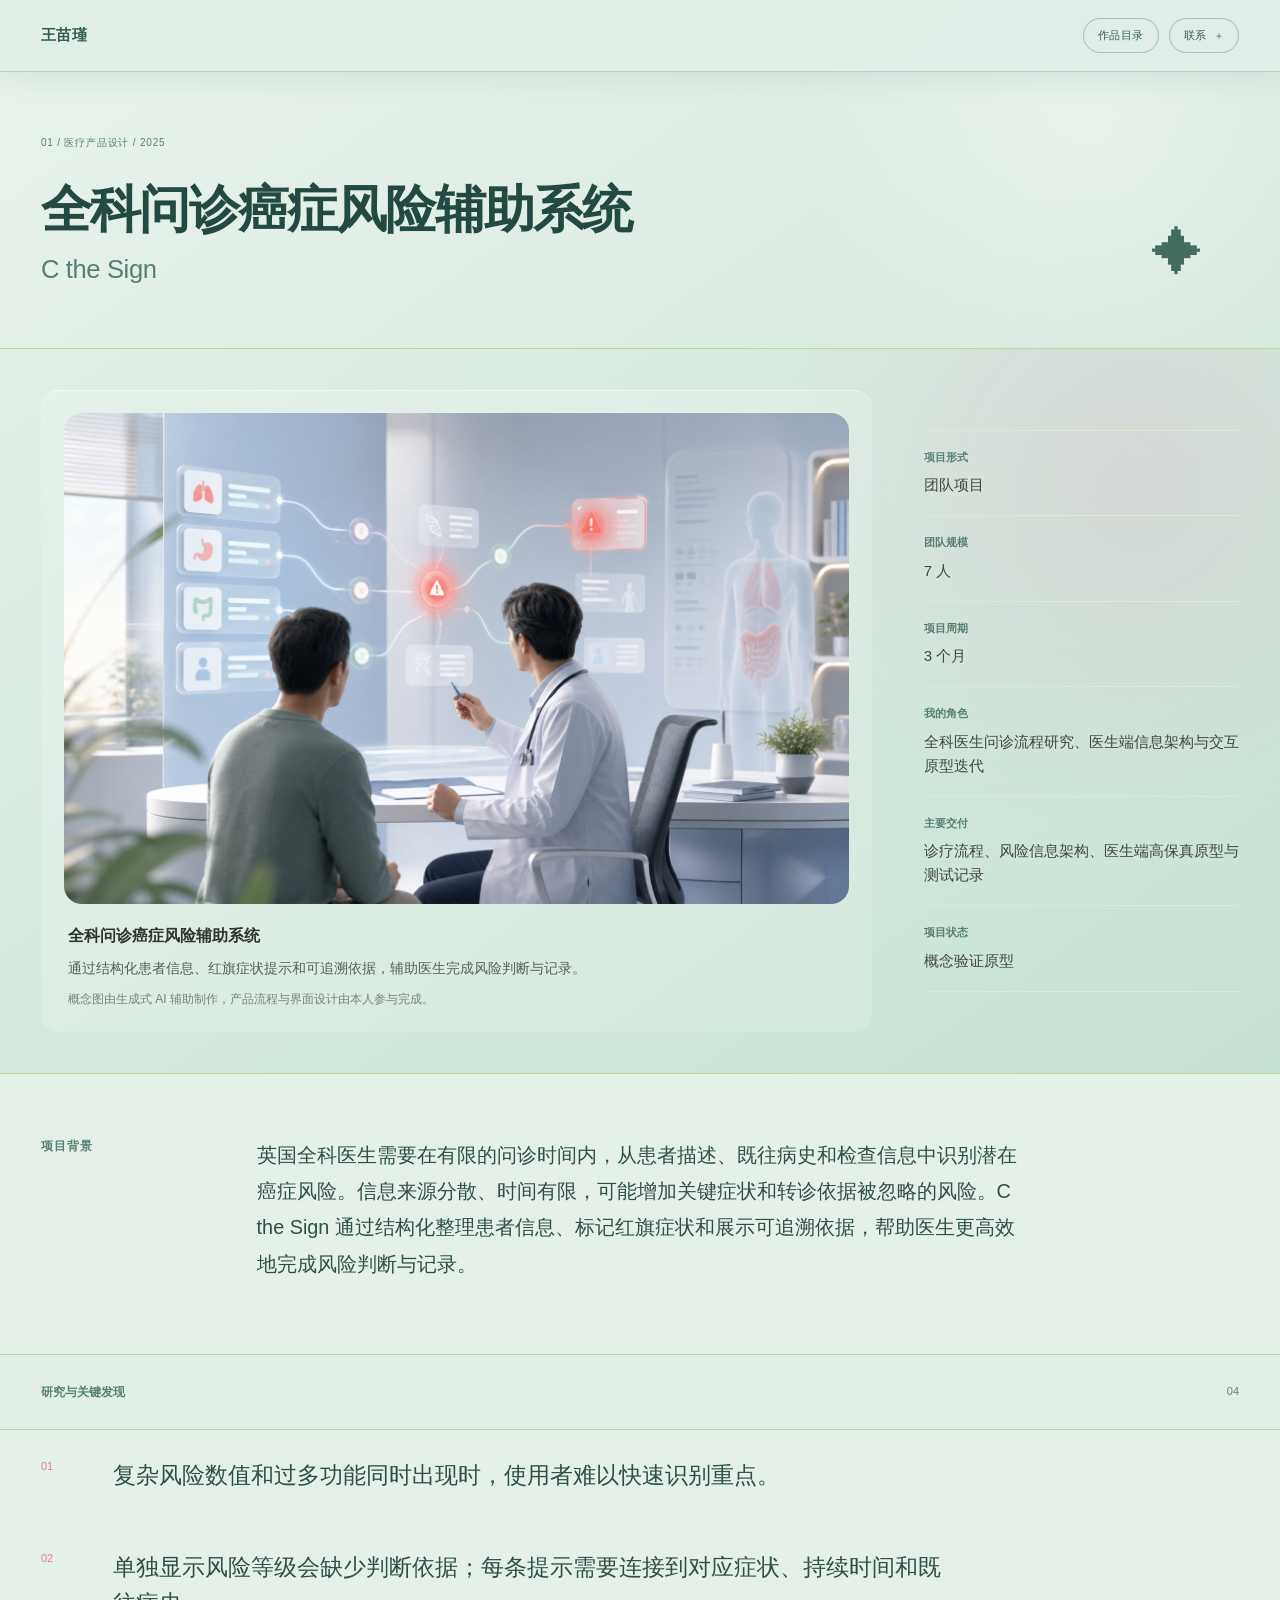
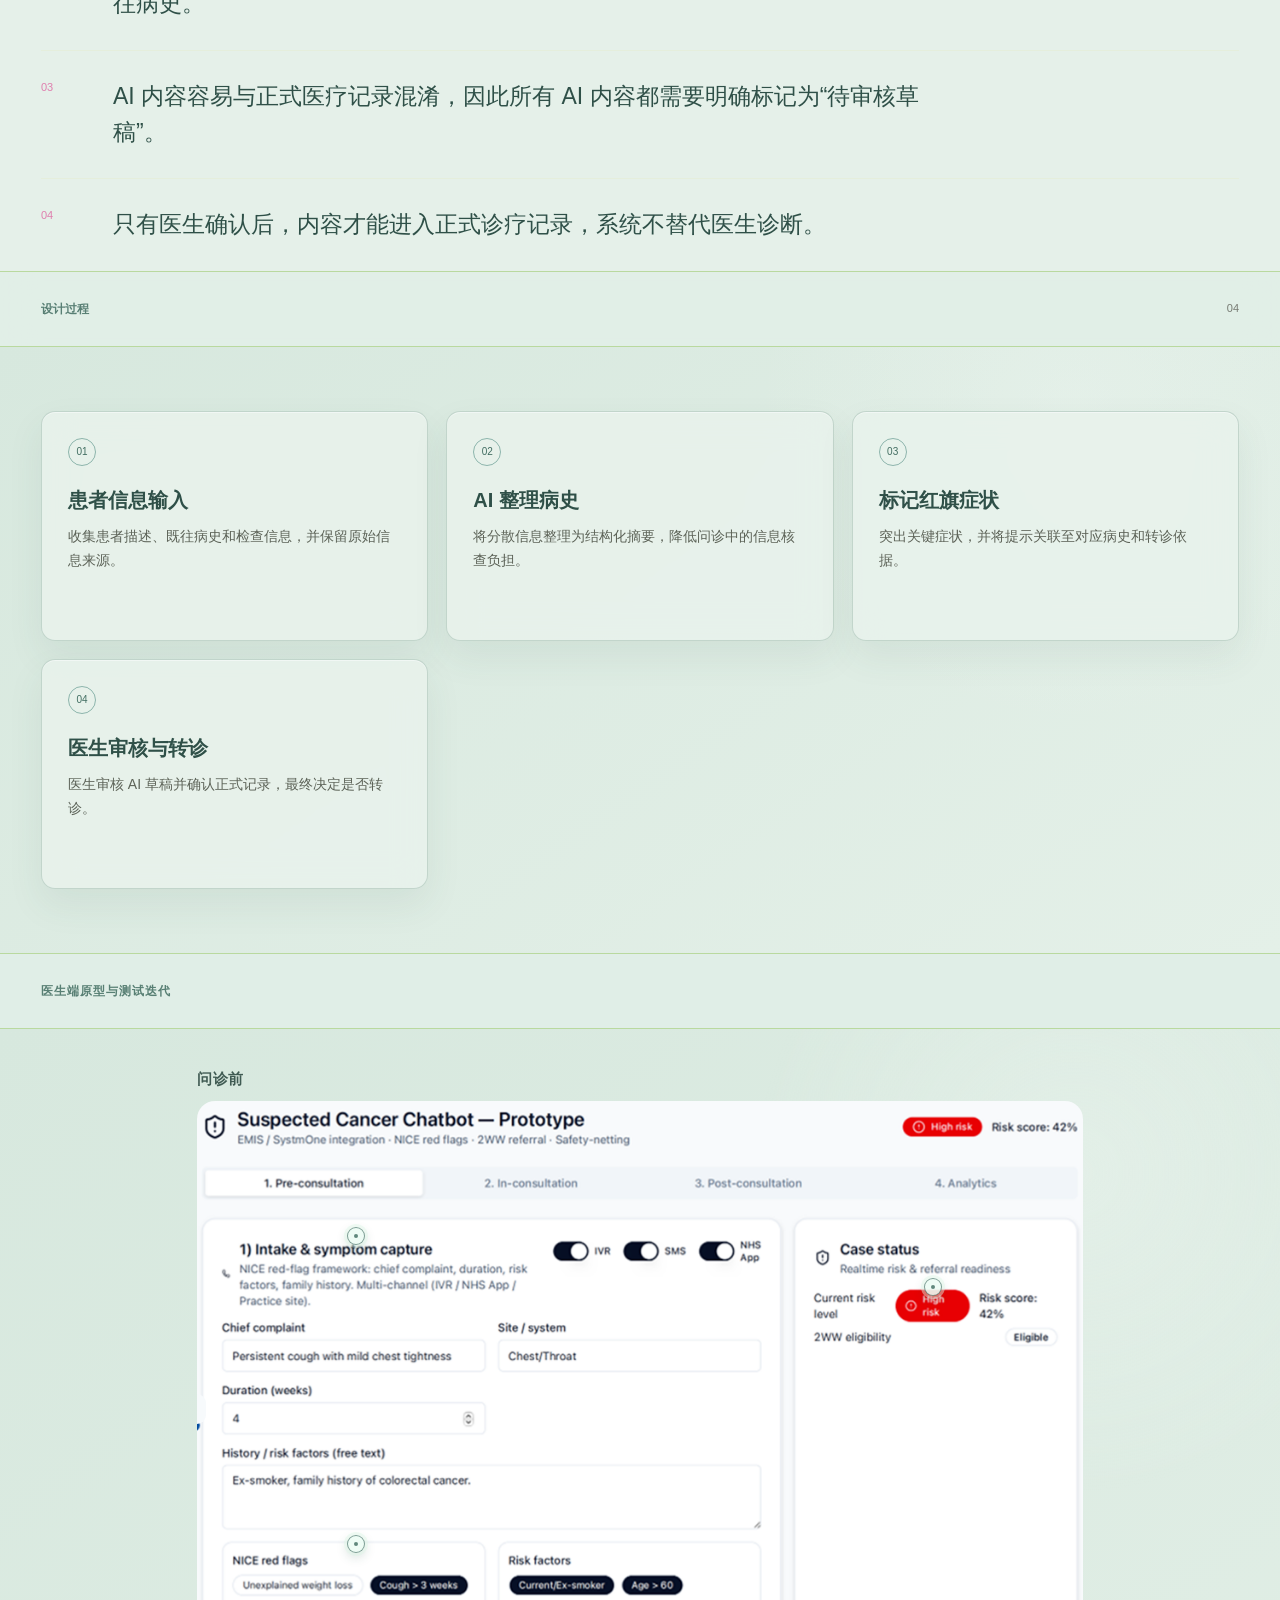
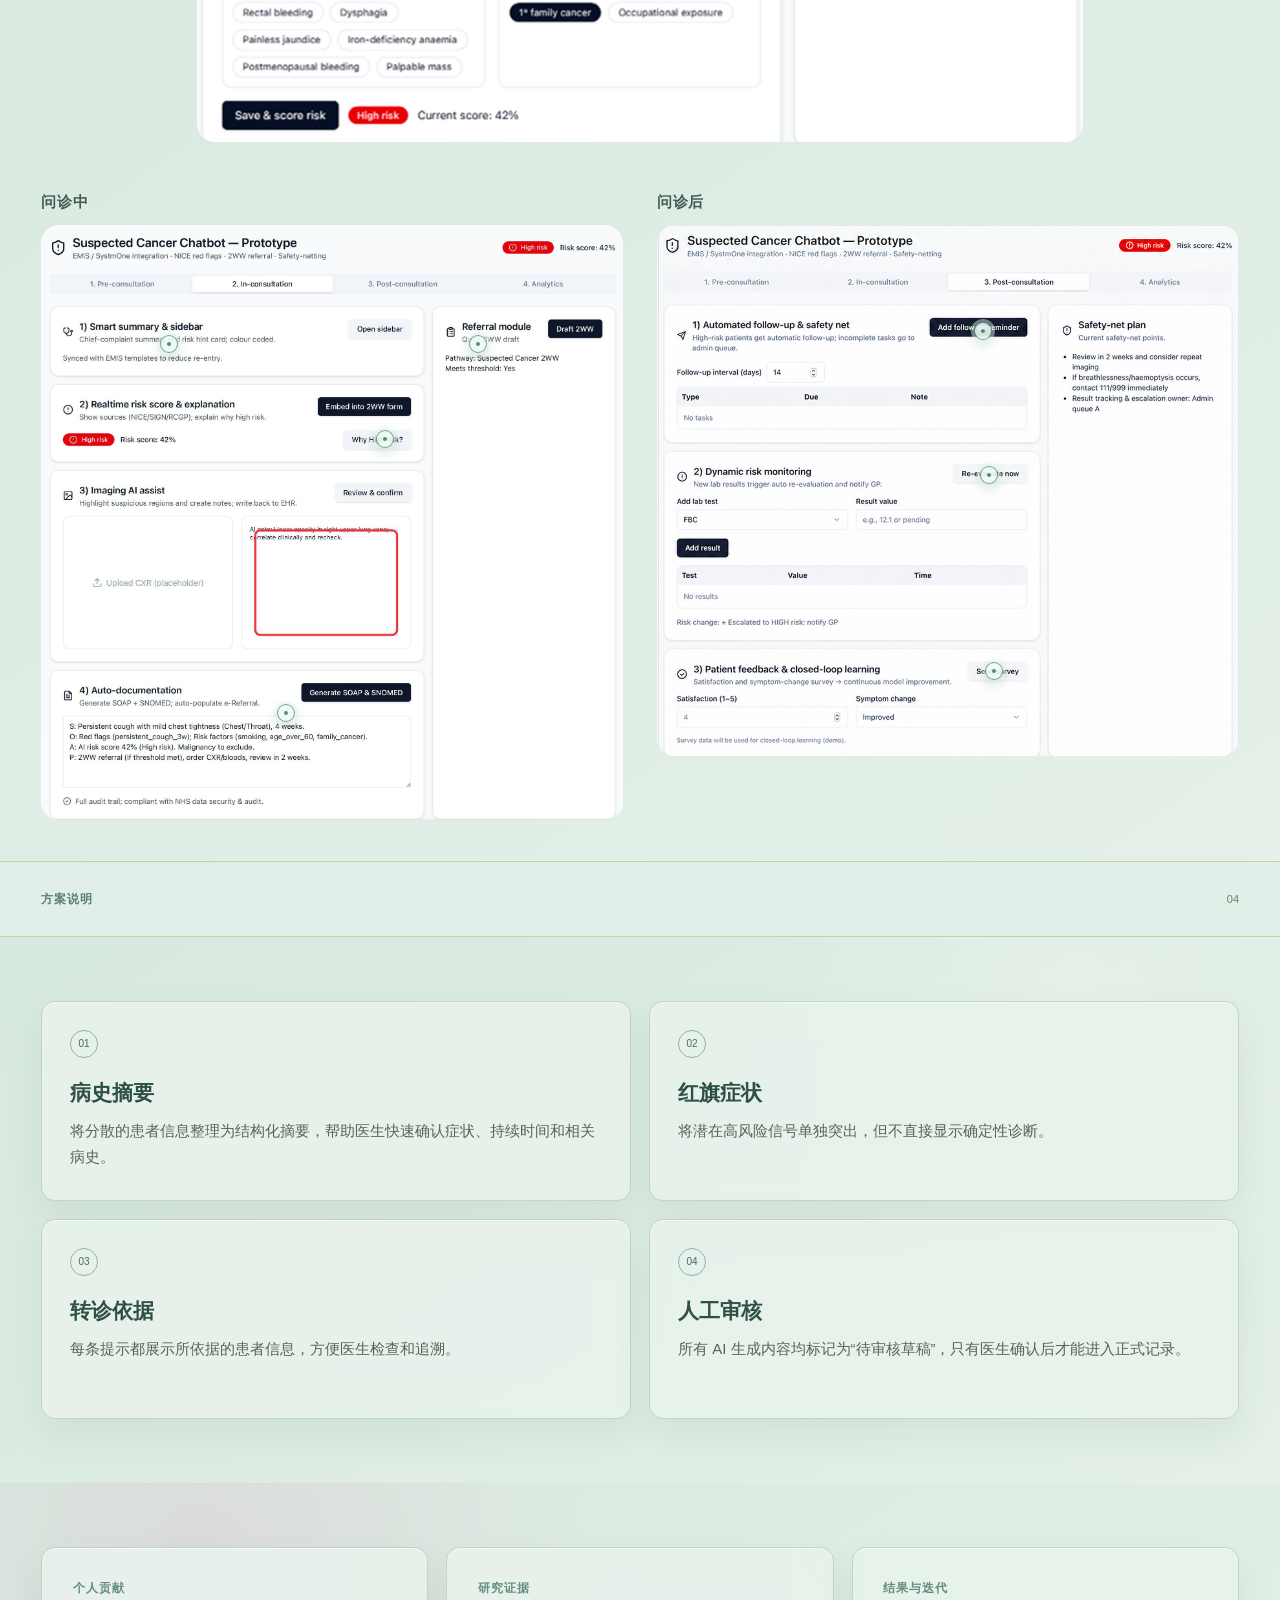
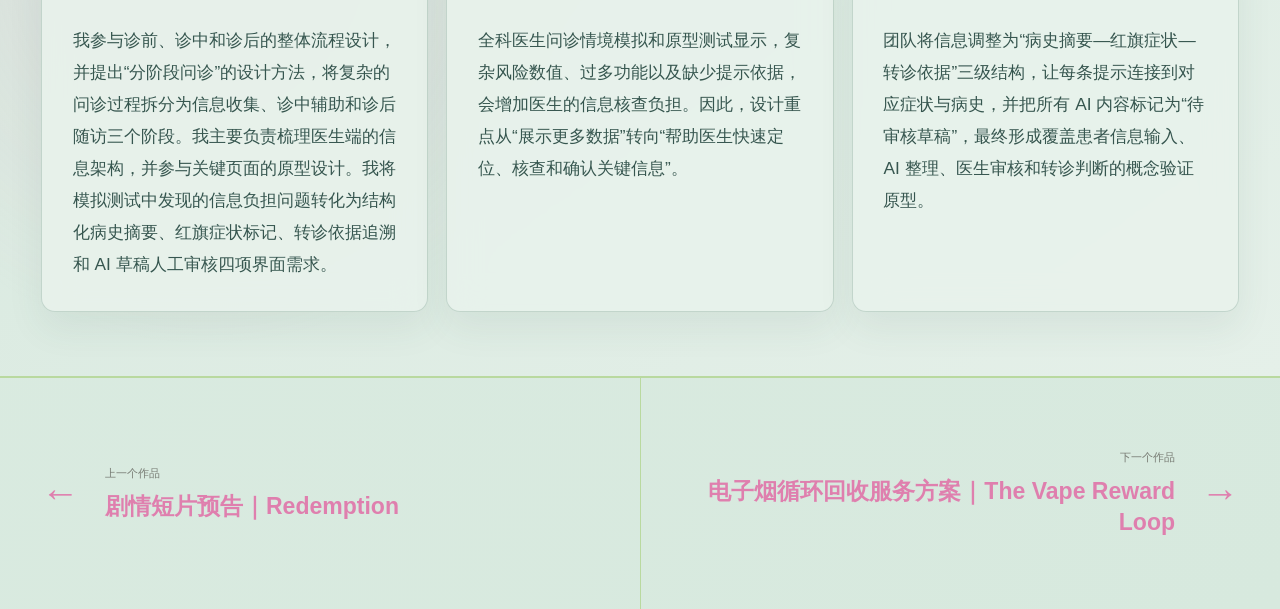
<file: work/c-the-sign/index.html>
<!DOCTYPE html>
<html lang="zh-CN">
<head>
<meta charSet="utf-8"/>
<meta name="viewport" content="width=device-width, initial-scale=1"/>
<style data-exported-styles>/*! tailwindcss v4.2.1 | MIT License | https://tailwindcss.com */
@layer theme{:root,:host{--font-sans:ui-sans-serif, system-ui, sans-serif, "Apple Color Emoji", "Segoe UI Emoji", "Segoe UI Symbol", "Noto Color Emoji";--font-mono:ui-monospace, SFMono-Regular, Menlo, Monaco, Consolas, "Liberation Mono", "Courier New", monospace;--spacing:.25rem;--default-font-family:var(--font-sans);--default-mono-font-family:var(--font-mono)}}@layer base{*,:after,:before,::backdrop{box-sizing:border-box;border:0 solid;margin:0;padding:0}::file-selector-button{box-sizing:border-box;border:0 solid;margin:0;padding:0}html,:host{-webkit-text-size-adjust:100%;tab-size:4;line-height:1.5;font-family:var(--default-font-family,ui-sans-serif, system-ui, sans-serif, "Apple Color Emoji", "Segoe UI Emoji", "Segoe UI Symbol", "Noto Color Emoji");font-feature-settings:var(--default-font-feature-settings,normal);font-variation-settings:var(--default-font-variation-settings,normal);-webkit-tap-highlight-color:transparent}hr{height:0;color:inherit;border-top-width:1px}abbr:where([title]){-webkit-text-decoration:underline dotted;text-decoration:underline dotted}h1,h2,h3,h4,h5,h6{font-size:inherit;font-weight:inherit}a{color:inherit;-webkit-text-decoration:inherit;-webkit-text-decoration:inherit;-webkit-text-decoration:inherit;-webkit-text-decoration:inherit;text-decoration:inherit}b,strong{font-weight:bolder}code,kbd,samp,pre{font-family:var(--default-mono-font-family,ui-monospace, SFMono-Regular, Menlo, Monaco, Consolas, "Liberation Mono", "Courier New", monospace);font-feature-settings:var(--default-mono-font-feature-settings,normal);font-variation-settings:var(--default-mono-font-variation-settings,normal);font-size:1em}small{font-size:80%}sub,sup{vertical-align:baseline;font-size:75%;line-height:0;position:relative}sub{bottom:-.25em}sup{top:-.5em}table{text-indent:0;border-color:inherit;border-collapse:collapse}:-moz-focusring{outline:auto}progress{vertical-align:baseline}summary{display:list-item}ol,ul,menu{list-style:none}img,svg,video,canvas,audio,iframe,embed,object{vertical-align:middle;display:block}img,video{max-width:100%;height:auto}button,input,select,optgroup,textarea{font:inherit;font-feature-settings:inherit;font-variation-settings:inherit;letter-spacing:inherit;color:inherit;opacity:1;background-color:#0000;border-radius:0}::file-selector-button{font:inherit;font-feature-settings:inherit;font-variation-settings:inherit;letter-spacing:inherit;color:inherit;opacity:1;background-color:#0000;border-radius:0}:where(select:is([multiple],[size])) optgroup{font-weight:bolder}:where(select:is([multiple],[size])) optgroup option{padding-inline-start:20px}::file-selector-button{margin-inline-end:4px}::placeholder{opacity:1}@supports (not ((-webkit-appearance:-apple-pay-button))) or (contain-intrinsic-size:1px){::placeholder{color:currentColor}@supports (color:color-mix(in lab, red, red)){::placeholder{color:color-mix(in oklab, currentcolor 50%, transparent)}}}textarea{resize:vertical}::-webkit-search-decoration{-webkit-appearance:none}::-webkit-date-and-time-value{min-height:1lh;text-align:inherit}::-webkit-datetime-edit{display:inline-flex}::-webkit-datetime-edit-fields-wrapper{padding:0}::-webkit-datetime-edit{padding-block:0}::-webkit-datetime-edit-year-field{padding-block:0}::-webkit-datetime-edit-month-field{padding-block:0}::-webkit-datetime-edit-day-field{padding-block:0}::-webkit-datetime-edit-hour-field{padding-block:0}::-webkit-datetime-edit-minute-field{padding-block:0}::-webkit-datetime-edit-second-field{padding-block:0}::-webkit-datetime-edit-millisecond-field{padding-block:0}::-webkit-datetime-edit-meridiem-field{padding-block:0}::-webkit-calendar-picker-indicator{line-height:1}:-moz-ui-invalid{box-shadow:none}button,input:where([type=button],[type=reset],[type=submit]){appearance:button}::file-selector-button{appearance:button}::-webkit-inner-spin-button{height:auto}::-webkit-outer-spin-button{height:auto}[hidden]:where(:not([hidden=until-found])){display:none!important}}@layer components;@layer utilities{.relative{position:relative}.start{inset-inline-start:var(--spacing)}.inline{display:inline}.table{display:table}.antialiased{-webkit-font-smoothing:antialiased;-moz-osx-font-smoothing:grayscale}}:root{--paper:#f4f3ee;--ink:#171717;--muted:#73736e;--line:#c9c8c0}*{box-sizing:border-box}html{scroll-behavior:smooth}body{background:var(--paper);color:var(--ink);margin:0;font-family:Arial,PingFang SC,Microsoft YaHei,sans-serif}a{color:inherit;text-decoration:none}img{max-width:100%;display:block}.site-header{border-bottom:1px solid var(--line);letter-spacing:.08em;justify-content:space-between;align-items:center;height:72px;padding:0 3.2vw;font-size:12px;display:flex}.site-header .name{letter-spacing:.02em;font-size:15px;font-weight:700}.index-page{min-height:100vh}.index-intro{color:var(--muted);letter-spacing:.12em;justify-content:space-between;padding:36px 3.2vw 8vh;font-size:11px;display:flex}.project-index{border-top:1px solid var(--ink)}.index-row{border-bottom:1px solid var(--line);grid-template-columns:8% 1fr 25% 30px;align-items:center;height:112px;padding:0 3.2vw;transition:background .2s;display:grid;position:relative}.index-no,.index-type{color:var(--muted);font-size:11px}.index-title{font-family:Georgia,Songti SC,serif;font-size:clamp(25px,3.4vw,48px)}.index-arrow{font-size:18px}.index-row img{object-fit:cover;opacity:0;pointer-events:none;z-index:2;width:230px;height:140px;position:absolute;top:50%;right:11vw;transform:translateY(-50%);box-shadow:0 10px 25px #0002}.index-row:hover img{opacity:1}.simple-footer{color:var(--muted);justify-content:space-between;padding:9vh 3.2vw 28px;font-size:10px;display:flex}.case-page{max-width:1600px;margin:auto}.compact-title{padding:7vh 3.2vw 8vh}.compact-title>p{color:var(--muted);letter-spacing:.1em;margin:0 0 5vh;font-size:10px}.compact-title h1{letter-spacing:-.05em;margin:0;font:400 clamp(44px,7vw,102px)/.95 Georgia,Songti SC,serif}.compact-title h2{max-width:760px;margin:4vh 0 0;font-size:clamp(18px,2vw,28px);font-weight:400;line-height:1.55}.feature-cover,.feature-video{object-fit:cover;background:#111;width:100%;height:min(62vw,820px)}.highlights{border-bottom:1px solid var(--line);padding:8vh 3.2vw}.highlights>p{color:var(--muted);letter-spacing:.14em;margin:0 0 5vh;font-size:10px}.highlights>div{grid-template-columns:repeat(3,1fr);gap:4vw;display:grid}.highlights article{border-top:1px solid;padding-top:16px}.highlights span{font:18px Georgia,serif}.highlights article p{font-size:15px;line-height:1.7}.visual-gallery{background:#dfded8;grid-template-columns:1fr 1fr;gap:3.2vw;padding:3.2vw;display:grid}.visual-gallery img{align-self:center;width:100%;height:auto}.visual-gallery img:first-child:nth-last-child(odd){grid-column:1/-1}.case-actions{border-bottom:1px solid var(--line);gap:28px;padding:5vh 3.2vw;font-size:12px;display:flex}.case-actions a{border-bottom:1px solid;padding-bottom:4px}.next-project{grid-template-columns:20% 1fr auto;align-items:end;padding:10vh 3.2vw;display:grid}.next-project span{color:var(--muted);font-size:11px}.next-project strong{font:400 clamp(36px,6vw,84px) Georgia,Songti SC,serif}.next-project b{font-size:36px;font-weight:400}@media (width<=760px){.index-intro{padding-bottom:5vh}.index-row{grid-template-columns:12% 1fr 25px;height:96px}.index-type,.index-row img{display:none}.highlights>div,.visual-gallery{grid-template-columns:1fr}.feature-cover,.feature-video{height:65vw}.next-project{grid-template-columns:1fr auto;gap:20px}.next-project span{grid-column:1/-1}.simple-footer{gap:20px}}:root{--paper:#fbfff7;--ink:#393939;--muted:#777b73;--line:#b9d99f;--pink:#df7fae;--green:#9fc47d}body{background:radial-gradient(circle at 82% 4%,#ebffd7 0,#0000 27%),linear-gradient(120deg,#fff 5%,#f7ffe9 60%,#efffd9 100%)}.index-page,.case-page{position:relative;overflow:hidden}.index-page:before,.case-page:before{content:"";z-index:-1;border:2px solid var(--green);border-radius:50%;width:42vw;height:42vw;position:absolute;top:-28vw;right:11vw}.site-header{border-color:var(--line)}.site-header .name,.index-intro p:first-child,.compact-title>p,.highlights>p{color:var(--pink)}.project-index{border-top-color:var(--green)}.index-row{border-bottom-color:var(--line)}.index-row:hover{background:#f1ffdf}.index-title,.compact-title h1,.next-project strong{color:var(--pink);letter-spacing:-.03em;font-family:PingFang SC,Hiragino Sans GB,Microsoft YaHei,sans-serif;font-weight:500}.compact-title{border-bottom:1px solid var(--line)}.compact-title h2{max-width:680px;font-size:clamp(16px,1.8vw,24px)}.feature-cover,.feature-video{object-fit:contain;background:#fff;height:auto;max-height:820px;padding:3vw}.highlights{border-color:var(--line);background:#fff}.highlights article{border-color:var(--green)}.highlights span{color:var(--pink)}.visual-gallery{background:linear-gradient(135deg,#f6ffe9,#fff)}.visual-gallery img{background:#fff;padding:1.5vw}.case-actions,.next-project{border-color:var(--line)}@media (width<=760px){.index-page:before,.case-page:before{width:90vw;height:90vw;top:-62vw;right:-15vw}.feature-cover,.feature-video{height:auto;padding:16px}}.site-header,.index-page,.case-page{-webkit-font-smoothing:antialiased;font-family:PingFang SC,Hiragino Sans GB,Microsoft YaHei,-apple-system,BlinkMacSystemFont,Segoe UI,sans-serif}.grouped-index{gap:16px;width:min(1180px,100% - 6.4vw);margin:0 auto 10vh;display:grid}.category-accordion{border:1px solid color-mix(in srgb, var(--green) 58%, white);background:#ffffffdb;border-radius:16px;overflow:hidden;box-shadow:0 8px 30px #4d6d310d}.category-accordion summary{cursor:pointer;grid-template-columns:minmax(260px,1fr) minmax(180px,.7fr) 50px 24px;align-items:center;gap:24px;min-height:104px;padding:0 28px;list-style:none;transition:background .2s;display:grid}.category-accordion summary::-webkit-details-marker{display:none}.category-accordion summary:hover{background:#f7ffed}.category-accordion[open] summary{border-bottom:1px solid var(--line)}.category-name{color:#262626;letter-spacing:-.03em;font-size:clamp(20px,2.1vw,30px);font-weight:600}.category-description,.category-count{color:var(--muted);font-size:12px}.category-count{text-align:right;font-variant-numeric:tabular-nums}.category-toggle{width:20px;height:20px;position:relative}.category-toggle:before,.category-toggle:after{content:"";background:var(--pink);width:16px;height:1px;transition:transform .2s;position:absolute;top:9px;left:2px}.category-toggle:after{transform:rotate(90deg)}.category-accordion[open] .category-toggle:after{transform:rotate(0)}.category-accordion .project-index{border-top:0}.about-panel{background:linear-gradient(135deg,#fff 20%,#f6ffed);grid-template-columns:minmax(0,1fr) minmax(320px,.8fr);gap:clamp(28px,6vw,84px);padding:clamp(30px,5vw,72px) 28px;display:grid}.about-panel>p{color:#444940;margin:0;font-size:16px;line-height:1.9}.about-panel .about-lead{color:#292c28;font-size:clamp(22px,2.4vw,34px);font-weight:600;line-height:1.55}.about-meta{border-top:1px solid #dceccc;grid-column:1/-1;grid-template-columns:1fr 1fr;gap:32px;padding-top:28px;display:grid}.about-meta span{color:var(--pink);letter-spacing:.08em;font-size:11px;font-weight:600}.about-meta p{color:#565c52;margin:10px 0 0;font-size:14px;line-height:1.8}.category-accordion .index-row{background:#fff;grid-template-columns:54px minmax(0,1fr) 160px 24px;height:96px;padding:0 28px}.category-accordion .index-row:last-child{border-bottom:0}.category-accordion .index-title{color:#2d2d2d;letter-spacing:-.035em;text-overflow:ellipsis;white-space:nowrap;font-size:clamp(18px,2vw,27px);font-weight:500;overflow:hidden}.category-accordion .index-row:hover .index-title{color:#e98ab9}.project-background{border-bottom:1px solid var(--line);background:#ffffffeb;grid-template-columns:minmax(140px,18%) minmax(0,760px);padding:7vh 3.2vw 8vh;display:grid}.project-background>p,.output-section>header p,.solution-section>header p{color:var(--pink);letter-spacing:.08em;margin:0;font-size:12px;font-weight:600}.project-background h2{letter-spacing:0;margin:0;font-size:clamp(17px,1.55vw,23px);font-weight:400;line-height:1.82}.case-summary-section{border-bottom:1px solid var(--line);background:linear-gradient(135deg,#f5ffeb,#fff 70%);grid-template-columns:repeat(3,minmax(0,1fr));gap:18px;padding:clamp(34px,5vw,76px) 3.2vw;display:grid}.case-summary-section article{background:#fffffff0;border:1px solid #dceccc;border-radius:14px;min-height:260px;padding:clamp(22px,2.4vw,34px)}.case-summary-section article>p{color:var(--pink);letter-spacing:.08em;margin:0 0 28px;font-size:12px;font-weight:600}.case-summary-section article>h2{color:#3f443d;margin:0;font-size:clamp(15px,1.35vw,19px);font-weight:400;line-height:1.85}@media (width<=900px){.case-summary-section{grid-template-columns:1fr}.case-summary-section article{min-height:0}}.compact-title{padding-top:7vh;padding-bottom:7vh}.compact-title h1{color:#2b2e2a;max-width:980px;font-size:inherit;letter-spacing:0;flex-direction:column;gap:14px;line-height:1.18;display:flex}.compact-title h1 span{letter-spacing:-.035em;font-size:clamp(34px,4vw,58px);font-weight:600}.compact-title h1 em{color:var(--pink);letter-spacing:-.015em;font-size:clamp(18px,2vw,28px);font-style:normal;font-weight:500}.compact-title>p{color:#8a9086;letter-spacing:.08em;margin-bottom:30px}.project-overview{border-bottom:1px solid var(--line);background:linear-gradient(135deg,#f3ffe8,#fff 72%);grid-template-columns:minmax(0,1.45fr) minmax(300px,.55fr);align-items:center;gap:clamp(24px,4vw,64px);padding:clamp(24px,3.2vw,52px);display:grid}.overview-visual{aspect-ratio:16/10;background:#fff;border:1px solid #dceccc;border-radius:16px;overflow:hidden;box-shadow:0 16px 38px #3b592317}.overview-visual>img{object-fit:cover;width:100%;height:100%;transform:none}.project-c-the-sign .overview-visual>img{transform:none}.scene-hero{width:100%;height:100%;position:relative;overflow:hidden}.scene-hero>img{object-fit:cover;width:100%;height:100%}.project-mockup{color:#223027;background:linear-gradient(145deg,#ecf7e2,#fdfefd 65%);grid-template-rows:auto minmax(0,1fr) auto;gap:clamp(12px,1.4vw,20px);width:100%;height:100%;padding:clamp(18px,2.2vw,34px);display:grid}.mockup-medical{background:linear-gradient(145deg,#eaf4f7,#fdfefe 62%)}.mockup-city{background:linear-gradient(145deg,#eef0f1,#fbffe7 70%)}.mockup-nature{background:linear-gradient(145deg,#dcebd3,#f8f5e9 70%)}.mockup-pet{background:linear-gradient(145deg,#fff2a9,#fff8dc 70%)}.mockup-game{color:#effff2;background:radial-gradient(circle at 78% 18%,#315e52,#102c28 68%)}.mockup-circular{color:#edfff4;background:linear-gradient(145deg,#0f2d27,#1e6951)}.mockup-meta,.mockup-caption{justify-content:space-between;align-items:center;gap:20px;display:flex}.mockup-meta{letter-spacing:.12em;opacity:.72;font-size:9px;font-weight:600}.mockup-caption strong{font-size:clamp(14px,1.5vw,22px);font-weight:600}.mockup-caption span{opacity:.66;font-size:10px}.device-window{background:#fff;border:1px solid #15311f29;border-radius:12px;min-height:0;overflow:hidden;box-shadow:0 20px 50px #14321e2e}.device-toolbar{background:#f8faf7;border-bottom:1px solid #e9ede7;align-items:center;gap:5px;height:24px;padding:0 10px;display:flex}.device-toolbar i{background:#cdd5ca;border-radius:50%;width:5px;height:5px}.device-toolbar b{background:#e9eee7;border-radius:5px;width:34%;height:6px;margin-left:auto}.mockup-image{height:calc(100% - 24px);position:relative;overflow:hidden}.mockup-image img{object-fit:cover;width:100%;height:100%}.mockup-medical .mockup-image img,.mockup-city .mockup-image img,.mockup-nature .mockup-image img,.mockup-pet .mockup-image img,.mockup-game .mockup-image img,.mockup-circular .mockup-image img{transform:none}.mockup-image.multi{background:#f4f7f3;grid-template-columns:repeat(2,minmax(0,1fr));gap:12px;padding:12px;display:grid}.mockup-image.multi img{object-fit:contain;background:#fff;border:1px solid #e0e8de;border-radius:6px;min-width:0}.mockup-circular .mockup-image.multi{background:linear-gradient(145deg,#e6f2ed,#f9fffc);grid-template-columns:repeat(2,minmax(90px,190px));justify-content:center}.project-overview dl{margin:0}.project-overview dl>div{border-bottom:1px solid #dceccc;padding:18px 0}.project-overview dl>div:first-child{border-top:1px solid #dceccc}.project-overview dt{color:var(--pink);margin-bottom:8px;font-size:11px;font-weight:600}.project-overview dd{color:#424640;margin:0;font-size:15px;line-height:1.6}.editorial-section{border-bottom:1px solid var(--line);background:#fff}.editorial-section>header{border-bottom:1px solid var(--line);justify-content:space-between;padding:28px 3.2vw;display:flex}.editorial-section>header p{color:var(--pink);margin:0;font-size:12px;font-weight:600}.editorial-section>header span{color:var(--muted);font-size:11px}.insight-list{padding:0 3.2vw}.insight-list article{border-bottom:1px solid #e5eedc;grid-template-columns:72px minmax(0,850px);padding:28px 0;display:grid}.insight-list article:last-child{border-bottom:0}.insight-list article>span{color:var(--pink);font-size:11px}.insight-list article p{margin:0;font-size:clamp(17px,1.8vw,25px);line-height:1.55}.process-grid,.testing-grid{background:#fbfff7;grid-template-columns:repeat(3,minmax(0,1fr));gap:18px;padding:clamp(28px,5vw,76px) 3.2vw;display:grid}.process-grid article,.testing-grid article{background:#fff;border:1px solid #dceccc;border-radius:14px;flex-direction:column;align-items:flex-start;min-height:230px;padding:26px;display:flex}.process-grid article>span,.testing-grid article>span,.solution-grid article>span{width:28px;height:28px;color:var(--pink);border:1px solid #efb3d0;border-radius:50%;flex:0 0 28px;place-items:center;font-size:10px;line-height:1;display:grid}.process-grid h2,.testing-grid h2{margin:20px 0 10px;font-size:20px;font-weight:600;line-height:1.4}.process-grid p,.testing-grid p{color:#5c6257;margin:0;font-size:14px;line-height:1.75}.contribution-section,.result-section{border-bottom:1px solid var(--line);grid-template-columns:minmax(140px,18%) minmax(0,760px);padding:8vh 3.2vw 9vh;display:grid}.contribution-section{background:#fff0f8}.result-section{background:#fff}.contribution-section>p,.result-section>p{color:#db78aa;margin:0;font-size:12px;font-weight:600}.contribution-section h2,.result-section h2{margin:0;font-size:clamp(17px,1.55vw,23px);font-weight:400;line-height:1.82}.output-section>header,.solution-section>header{border-bottom:1px solid var(--line);background:#fff;justify-content:space-between;align-items:center;padding:28px 3.2vw;display:flex}.output-links{flex-wrap:wrap;justify-content:flex-end;gap:10px;display:flex}.output-section>header a{border:1px solid var(--green);color:#405c2c;border-radius:999px;padding:9px 16px;font-size:12px}.output-gallery{background:linear-gradient(135deg,#f3ffe8,#fff 70%);grid-template-columns:1fr 1fr;gap:clamp(20px,3.2vw,52px);padding:clamp(20px,3.2vw,52px);display:grid}.output-gallery img{background:#fff;border:1px solid #e7efdf;border-radius:12px;align-self:center;width:100%;height:auto;padding:clamp(8px,1vw,18px);box-shadow:0 12px 34px #3b592314}.output-gallery img:first-child:nth-last-child(odd){grid-column:1/-1}.output-gallery img:only-child{object-fit:contain;max-height:86vh}.output-gallery.supporting{border-top:1px solid var(--line)}.output-3ce-website .output-gallery{grid-template-columns:repeat(3,minmax(0,1fr));align-items:start;gap:clamp(16px,2vw,28px);padding-block:clamp(28px,4vw,48px)}.output-3ce-website .output-gallery img,.output-3ce-website .output-gallery img:first-child:nth-last-child(odd){object-fit:contain;grid-column:auto;width:100%;height:clamp(300px,34vw,470px);padding:10px}.output-vape-loop .output-gallery{grid-template-columns:repeat(4,minmax(0,1fr));align-items:start;gap:clamp(10px,1.4vw,20px)}.output-vape-loop .output-gallery img,.output-vape-loop .output-gallery img:first-child:nth-last-child(odd){object-fit:contain;grid-column:auto;width:100%;height:auto;padding:6px}.output-section .feature-video{background:#171717;width:100%;max-height:none;padding:clamp(20px,3.2vw,52px)}.solution-section{border-top:1px solid var(--line);background:#fff}.solution-section>header span{color:var(--muted);font-size:11px}.solution-grid{background:#fbfff7;grid-template-columns:repeat(2,minmax(0,1fr));gap:18px;padding:clamp(28px,5vw,76px) 3.2vw;display:grid}.solution-grid article{background:#fff;border:1px solid #dceccc;border-radius:14px;flex-direction:column;align-items:flex-start;min-height:200px;padding:28px;display:flex}.solution-grid h2{margin:20px 0 10px;font-size:21px;font-weight:600;line-height:1.4}.solution-grid p{color:#5c6257;max-width:560px;margin:0;font-size:15px;line-height:1.75}.next-project strong{letter-spacing:-.025em;padding-right:24px;font-size:clamp(22px,2.8vw,40px);line-height:1.3}@media (width<=760px){.grouped-index{gap:12px;width:calc(100% - 32px)}.category-accordion summary{grid-template-columns:1fr 28px 20px;gap:12px;min-height:92px;padding:18px}.category-name{font-size:20px}.category-description{grid-area:2/1/auto/-1}.category-count{grid-area:1/2}.category-toggle{grid-area:1/3}.category-accordion .index-row{grid-template-columns:34px 1fr 20px;height:auto;min-height:88px;padding:18px}.category-accordion .index-title{white-space:normal;line-height:1.35}.category-accordion .index-type{display:none}.about-panel{grid-template-columns:1fr;gap:22px;padding:28px 18px}.about-meta{grid-column:auto;grid-template-columns:1fr;gap:22px}.project-background{grid-template-columns:1fr;gap:30px}.project-background h2{font-size:18px}.project-overview{grid-template-columns:1fr}.output-section>header{align-items:flex-start;gap:20px}.output-links{max-width:72%}.process-grid,.testing-grid{grid-template-columns:1fr}.process-grid article,.testing-grid article{min-height:210px}.insight-list article{grid-template-columns:42px 1fr}.contribution-section,.result-section{grid-template-columns:1fr;gap:30px}.output-gallery,.solution-grid{grid-template-columns:1fr}.output-3ce-website .output-gallery{grid-template-columns:repeat(3,minmax(150px,1fr));overflow-x:auto}.output-vape-loop .output-gallery{grid-template-columns:repeat(4,minmax(160px,1fr));overflow-x:auto}.solution-grid article{min-height:180px}.compact-title h1 span{font-size:clamp(31px,9vw,42px)}.compact-title h1 em{font-size:19px}.next-project strong{padding-right:8px;font-size:clamp(20px,5.6vw,28px)}}
</style>
<title>王苗瑾 — 数字产品与体验设计作品集</title>
<meta name="description" content="王苗瑾的数字产品、服务系统、互动游戏、响应式界面与视觉叙事作品集。"/>
<link rel="shortcut icon" href="../../favicon.svg"/>
<link rel="icon" href="../../favicon.svg"/>


<style data-vinext-fonts>.__font_geist_1qyd02f { font-family: 'Geist', sans-serif; }

.__variable_geist_1qyd02f { --font-geist-sans: 'Geist', sans-serif; }

.__font_geist_mono_0vffvn2 { font-family: 'Geist Mono', sans-serif; }

.__variable_geist_mono_0vffvn2 { --font-geist-mono: 'Geist Mono', sans-serif; }
</style>
<link rel="stylesheet" href="../../assets/portfolio-fixes.css?v=20260726-csign-prototype-3">
<link rel="stylesheet" href="../../assets/retro-mint-theme.css?v=20260726-tooltip-horizontal-7">
<script src="../../assets/folder-interactions.js" defer></script>
</head>
<body class="__variable_geist_1qyd02f __variable_geist_mono_0vffvn2 antialiased">
<main class="case-page">
<header class="site-header">
<a href="../../index.html#top" class="name">王苗瑾</a>
<nav class="header-actions" aria-label="联系方式与导航">
<a href="../../index.html#portfolio">作品目录</a>
<details class="contact-menu">
<summary>联系</summary>
<div class="contact-popover">
<a href="tel:+8615639519961"><span>拨打电话</span><small>15639519961</small></a>
<a href="mailto:miaojinwang12@gmail.com"><span>发送邮件</span><small>miaojinwang12@gmail.com</small></a>
</div>
</details>
</nav>
</header>
<section class="compact-title">
<p>01 / 医疗产品设计 / 2025</p>
<h1>
<span>全科问诊癌症风险辅助系统</span>
<em>C the Sign</em>
</h1>
</section>
<section class="project-overview project-c-the-sign">
<div class="overview-visual overview-visual-captioned">
<figure class="ppt-figure">
<img src="../../visual/ppt-c-the-sign-concept.jpg" alt="C the Sign 全科问诊癌症风险辅助系统概念图"/>
<figcaption>
<strong>全科问诊癌症风险辅助系统</strong>
<span>通过结构化患者信息、红旗症状提示和可追溯依据，辅助医生完成风险判断与记录。</span>
<small>概念图由生成式 AI 辅助制作，产品流程与界面设计由本人参与完成。</small>
</figcaption>
</figure>
</div>
<dl>
<div>
<dt>项目形式</dt>
<dd>团队项目</dd>
</div>
<div>
<dt>团队规模</dt>
<dd>7 人</dd>
</div>
<div>
<dt>项目周期</dt>
<dd>3 个月</dd>
</div>
<div>
<dt>我的角色</dt>
<dd>全科医生问诊流程研究、医生端信息架构与交互原型迭代</dd>
</div>
<div>
<dt>主要交付</dt>
<dd>诊疗流程、风险信息架构、医生端高保真原型与测试记录</dd>
</div>
<div>
<dt>项目状态</dt>
<dd>概念验证原型</dd>
</div>
</dl>
</section>
<section class="project-background">
<p>项目背景</p>
<h2>英国全科医生需要在有限的问诊时间内，从患者描述、既往病史和检查信息中识别潜在癌症风险。信息来源分散、时间有限，可能增加关键症状和转诊依据被忽略的风险。C the Sign 通过结构化整理患者信息、标记红旗症状和展示可追溯依据，帮助医生更高效地完成风险判断与记录。</h2>
</section>
<section class="editorial-section insight-section">
<header>
<p>研究与关键发现</p>
<span>04</span>
</header>
<div class="insight-list">
<article>
<span>01</span>
<p>复杂风险数值和过多功能同时出现时，使用者难以快速识别重点。</p>
</article>
<article>
<span>02</span>
<p>单独显示风险等级会缺少判断依据；每条提示需要连接到对应症状、持续时间和既往病史。</p>
</article>
<article>
<span>03</span>
<p>AI 内容容易与正式医疗记录混淆，因此所有 AI 内容都需要明确标记为“待审核草稿”。</p>
</article>
<article>
<span>04</span>
<p>只有医生确认后，内容才能进入正式诊疗记录，系统不替代医生诊断。</p>
</article>
</div>
</section>
<section class="editorial-section process-section">
<header>
<p>设计过程</p>
<span>04</span>
</header>
<div class="process-grid">
<article>
<span>01</span>
<div>
<h2>患者信息输入</h2>
<p>收集患者描述、既往病史和检查信息，并保留原始信息来源。</p>
</div>
</article>
<article>
<span>02</span>
<div>
<h2>AI 整理病史</h2>
<p>将分散信息整理为结构化摘要，降低问诊中的信息核查负担。</p>
</div>
</article>
<article>
<span>03</span>
<div>
<h2>标记红旗症状</h2>
<p>突出关键症状，并将提示关联至对应病史和转诊依据。</p>
</div>
</article>
<article>
<span>04</span>
<div>
<h2>医生审核与转诊</h2>
<p>医生审核 AI 草稿并确认正式记录，最终决定是否转诊。</p>
</div>
</article>
</div>
</section>
<section class="output-section output-c-the-sign">
<header>
<p>医生端原型与测试迭代</p>
</header>
<div class="output-gallery ppt-annotated-gallery">
<figure class="ppt-figure annotated-prototype c-sign-prototype">
<figcaption class="prototype-stage-label"><strong>问诊前</strong></figcaption>
<div class="prototype-stage-media">
<img src="../../heroes/c-sign-intake-full.png" alt="C the Sign 问诊前患者信息输入界面"/>
<button class="annotation-hotspot hotspot-tooltip-start" style="--hotspot-x:18%;--hotspot-y:21%" type="button" aria-label="查看智能分诊说明">
<span class="hotspot-dot" aria-hidden="true"></span>
<span class="hotspot-tooltip" role="tooltip"><strong>智能分诊</strong><span>引导患者补充主诉、持续时间和既往病史，为诊前信息整理提供基础。</span></span>
</button>
<button class="annotation-hotspot hotspot-tooltip-start" style="--hotspot-x:18%;--hotspot-y:69%" type="button" aria-label="查看红旗症状说明">
<span class="hotspot-dot" aria-hidden="true"></span>
<span class="hotspot-tooltip" role="tooltip"><strong>红旗症状</strong><span>将关键症状与风险因素分组呈现，帮助医生快速核查提示依据。</span></span>
</button>
<button class="annotation-hotspot hotspot-tooltip-end" style="--hotspot-x:83%;--hotspot-y:29%" type="button" aria-label="查看风险状态说明">
<span class="hotspot-dot" aria-hidden="true"></span>
<span class="hotspot-tooltip" role="tooltip"><strong>风险状态</strong><span>集中显示当前风险等级和转诊条件，不以单一百分比替代医生判断。</span></span>
</button>
</div>
</figure>
<figure class="ppt-figure annotated-prototype c-sign-prototype">
<figcaption class="prototype-stage-label"><strong>问诊中</strong></figcaption>
<div class="prototype-stage-media">
<img src="../../heroes/c-sign-summary.jpg" alt="C the Sign 问诊期间病史摘要与转诊界面"/>
<button class="annotation-hotspot hotspot-tooltip-start" style="--hotspot-x:22%;--hotspot-y:20%" type="button" aria-label="查看病史摘要说明">
<span class="hotspot-dot" aria-hidden="true"></span>
<span class="hotspot-tooltip" role="tooltip"><strong>病史摘要</strong><span>把分散信息整理为可快速阅读的结构化摘要，减少重复录入。</span></span>
</button>
<button class="annotation-hotspot" style="--hotspot-x:59%;--hotspot-y:36%" type="button" aria-label="查看风险解释说明">
<span class="hotspot-dot" aria-hidden="true"></span>
<span class="hotspot-tooltip" role="tooltip"><strong>风险解释</strong><span>将红旗症状和判断依据连接起来，支持医生检查提示来源。</span></span>
</button>
<button class="annotation-hotspot hotspot-tooltip-end" style="--hotspot-x:75%;--hotspot-y:20%" type="button" aria-label="查看转诊模块说明">
<span class="hotspot-dot" aria-hidden="true"></span>
<span class="hotspot-tooltip" role="tooltip"><strong>转诊模块</strong><span>根据已确认信息生成转诊草稿，由医生审核后再进入正式流程。</span></span>
</button>
<button class="annotation-hotspot" style="--hotspot-x:42%;--hotspot-y:82%" type="button" aria-label="查看待审核记录说明">
<span class="hotspot-dot" aria-hidden="true"></span>
<span class="hotspot-tooltip" role="tooltip"><strong>待审核记录</strong><span>AI 整理的诊疗记录保持草稿状态，只有医生确认后才能保存。</span></span>
</button>
</div>
</figure>
<figure class="ppt-figure annotated-prototype c-sign-prototype c-sign-after-prototype">
<figcaption class="prototype-stage-label"><strong>问诊后</strong></figcaption>
<div class="prototype-stage-media">
<img src="../../visual/c-sign-post-complete.png?v=20260726-4" alt="C the Sign 完整问诊后随访、风险监测与患者反馈界面"/>
<button class="annotation-hotspot hotspot-tooltip-end" style="--hotspot-x:56%;--hotspot-y:20%" type="button" aria-label="查看随访闭环说明">
<span class="hotspot-dot" aria-hidden="true"></span>
<span class="hotspot-tooltip" role="tooltip"><strong>随访闭环</strong><span>为高风险患者设置复查和提醒，使诊后任务能够持续被跟进。</span></span>
</button>
<button class="annotation-hotspot hotspot-tooltip-end" style="--hotspot-x:57%;--hotspot-y:47%" type="button" aria-label="查看动态风险监测说明">
<span class="hotspot-dot" aria-hidden="true"></span>
<span class="hotspot-tooltip" role="tooltip"><strong>动态风险监测</strong><span>记录新的检查结果和症状变化，支持医生重新评估后续安排。</span></span>
</button>
<button class="annotation-hotspot hotspot-tooltip-end" style="--hotspot-x:58%;--hotspot-y:84%" type="button" aria-label="查看反馈优化说明">
<span class="hotspot-dot" aria-hidden="true"></span>
<span class="hotspot-tooltip" role="tooltip"><strong>反馈优化</strong><span>通过患者反馈记录随访体验和症状变化，为后续方案调整提供参考。</span></span>
</button>
</div>
</figure>
</div>
</section>
<section class="solution-section">
<header>
<p>方案说明</p>
<span>04</span>
</header>
<div class="solution-grid">
<article>
<span>01</span>
<h2>病史摘要</h2>
<p>将分散的患者信息整理为结构化摘要，帮助医生快速确认症状、持续时间和相关病史。</p>
</article>
<article>
<span>02</span>
<h2>红旗症状</h2>
<p>将潜在高风险信号单独突出，但不直接显示确定性诊断。</p>
</article>
<article>
<span>03</span>
<h2>转诊依据</h2>
<p>每条提示都展示所依据的患者信息，方便医生检查和追溯。</p>
</article>
<article>
<span>04</span>
<h2>人工审核</h2>
<p>所有 AI 生成内容均标记为“待审核草稿”，只有医生确认后才能进入正式记录。</p>
</article>
</div>
</section>
<section class="case-summary-section" aria-label="案例总结">
<article>
<p>个人贡献</p>
<h2>我参与诊前、诊中和诊后的整体流程设计，并提出“分阶段问诊”的设计方法，将复杂的问诊过程拆分为信息收集、诊中辅助和诊后随访三个阶段。我主要负责梳理医生端的信息架构，并参与关键页面的原型设计。我将模拟测试中发现的信息负担问题转化为结构化病史摘要、红旗症状标记、转诊依据追溯和 AI 草稿人工审核四项界面需求。</h2>
</article>
<article>
<p>研究证据</p>
<h2>全科医生问诊情境模拟和原型测试显示，复杂风险数值、过多功能以及缺少提示依据，会增加医生的信息核查负担。因此，设计重点从“展示更多数据”转向“帮助医生快速定位、核查和确认关键信息”。</h2>
</article>
<article>
<p>结果与迭代</p>
<h2>团队将信息调整为“病史摘要—红旗症状—转诊依据”三级结构，让每条提示连接到对应症状与病史，并把所有 AI 内容标记为“待审核草稿”，最终形成覆盖患者信息输入、AI 整理、医生审核和转诊判断的概念验证原型。</h2>
</article>
</section>
<nav class="project-pagination" aria-label="作品翻页"><a href="../redemption/index.html"><b>←</b><div><span>上一个作品</span><strong>剧情短片预告｜Redemption</strong></div></a><a href="../vape-loop/index.html"><div><span>下一个作品</span><strong>电子烟循环回收服务方案｜The Vape Reward Loop</strong></div><b>→</b></a></nav>
</main>
</body>
</html>
</file>
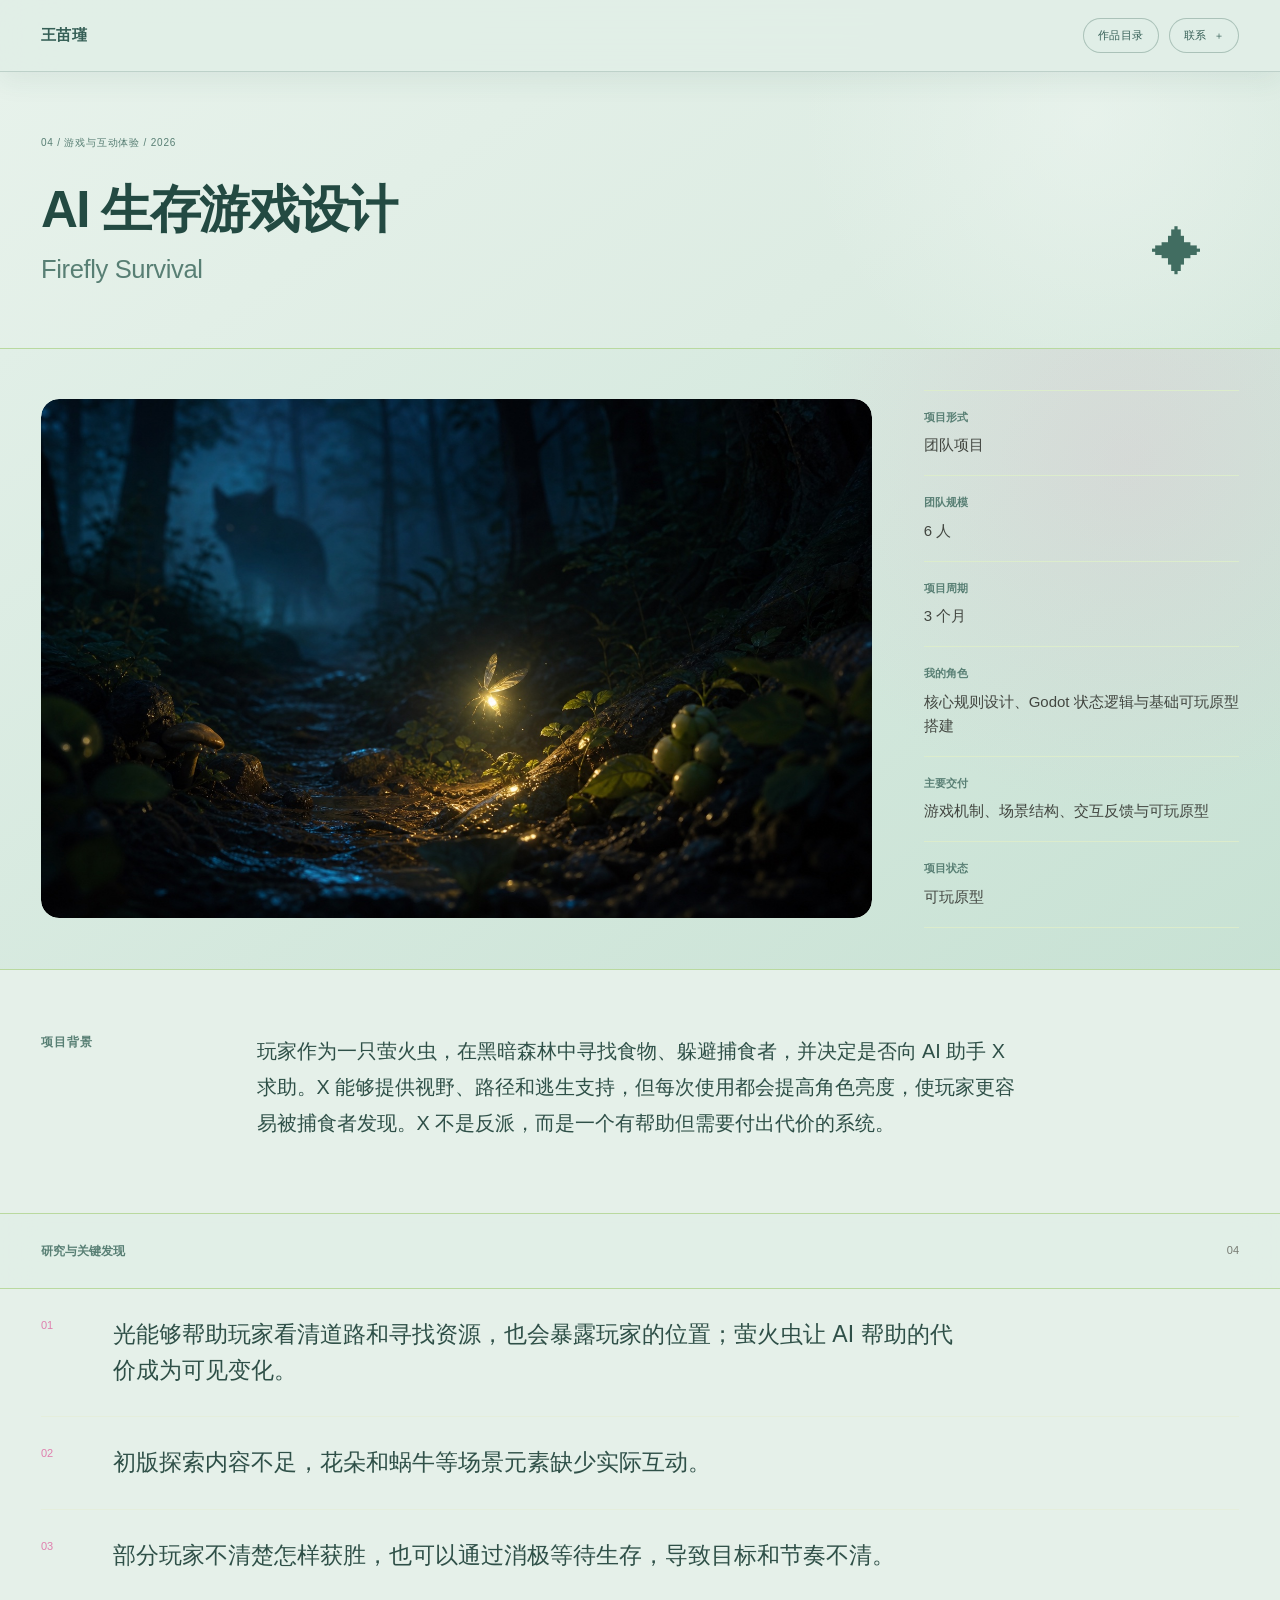
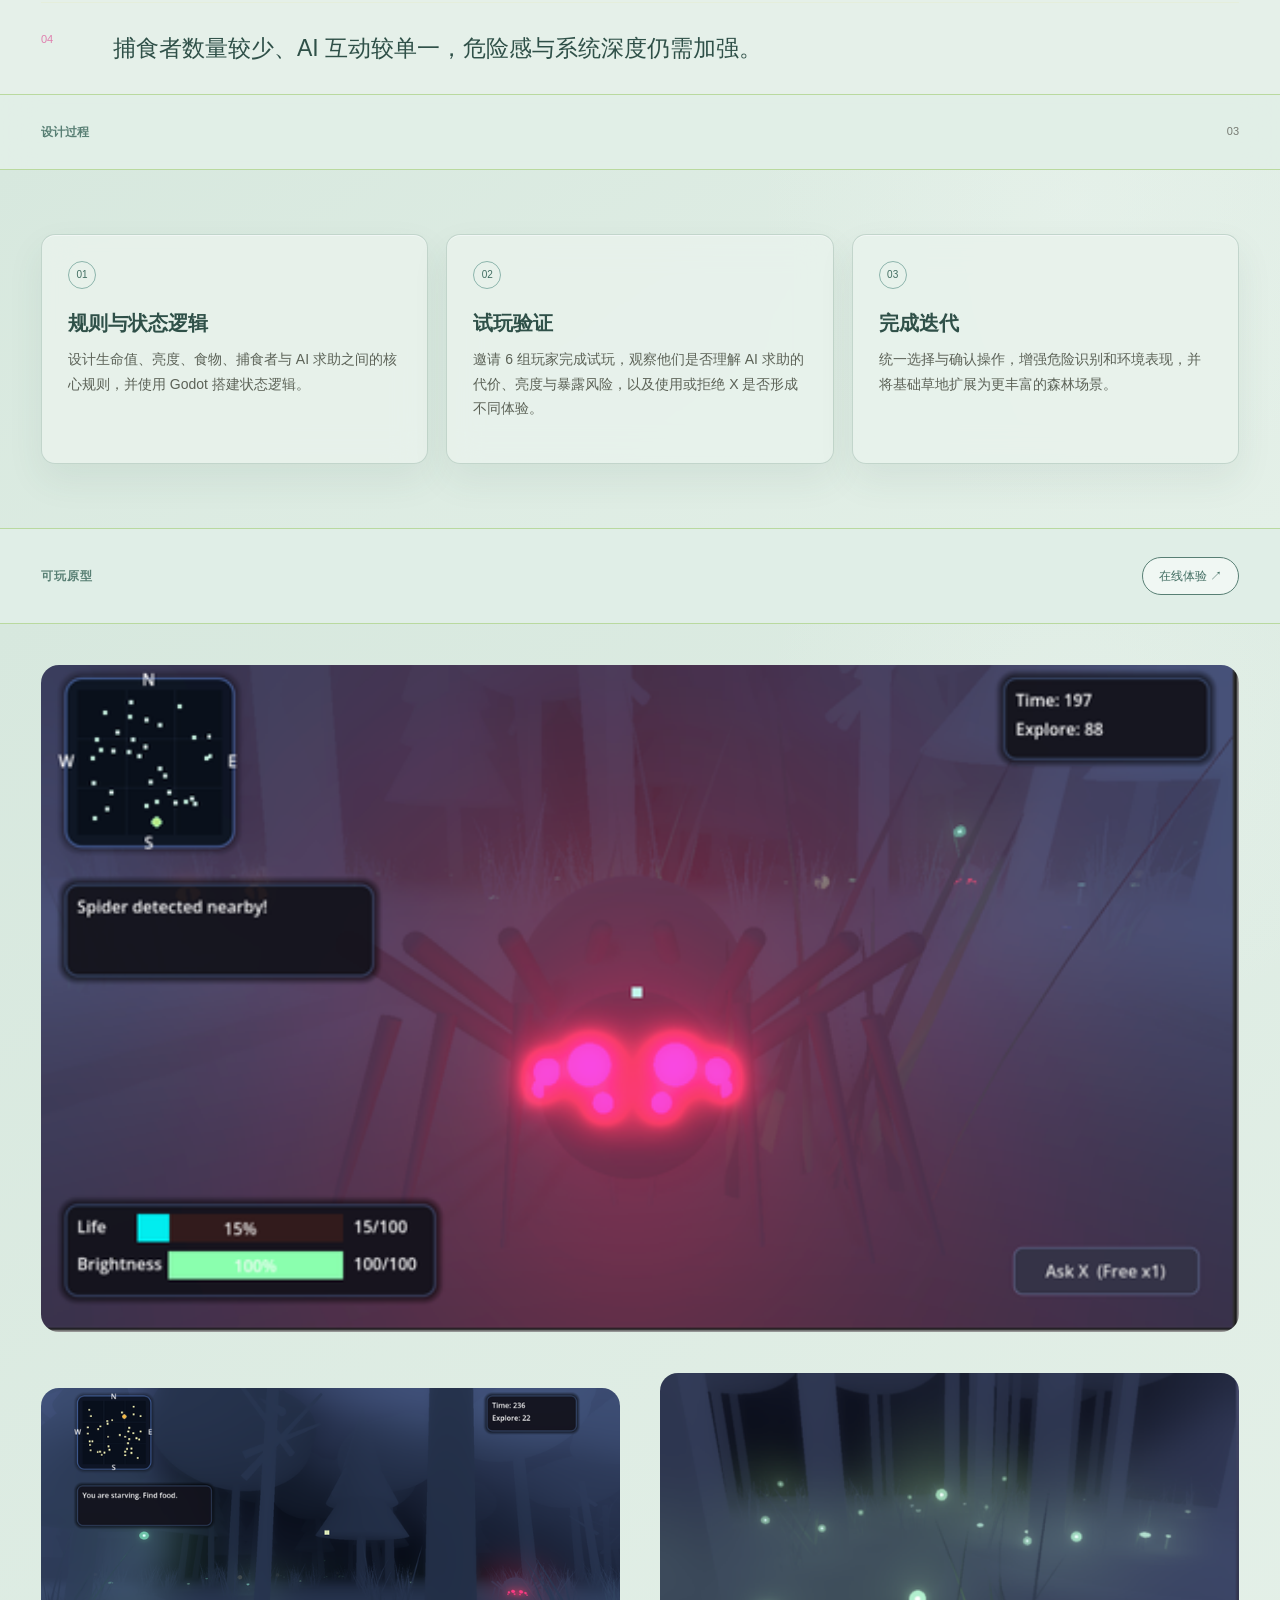
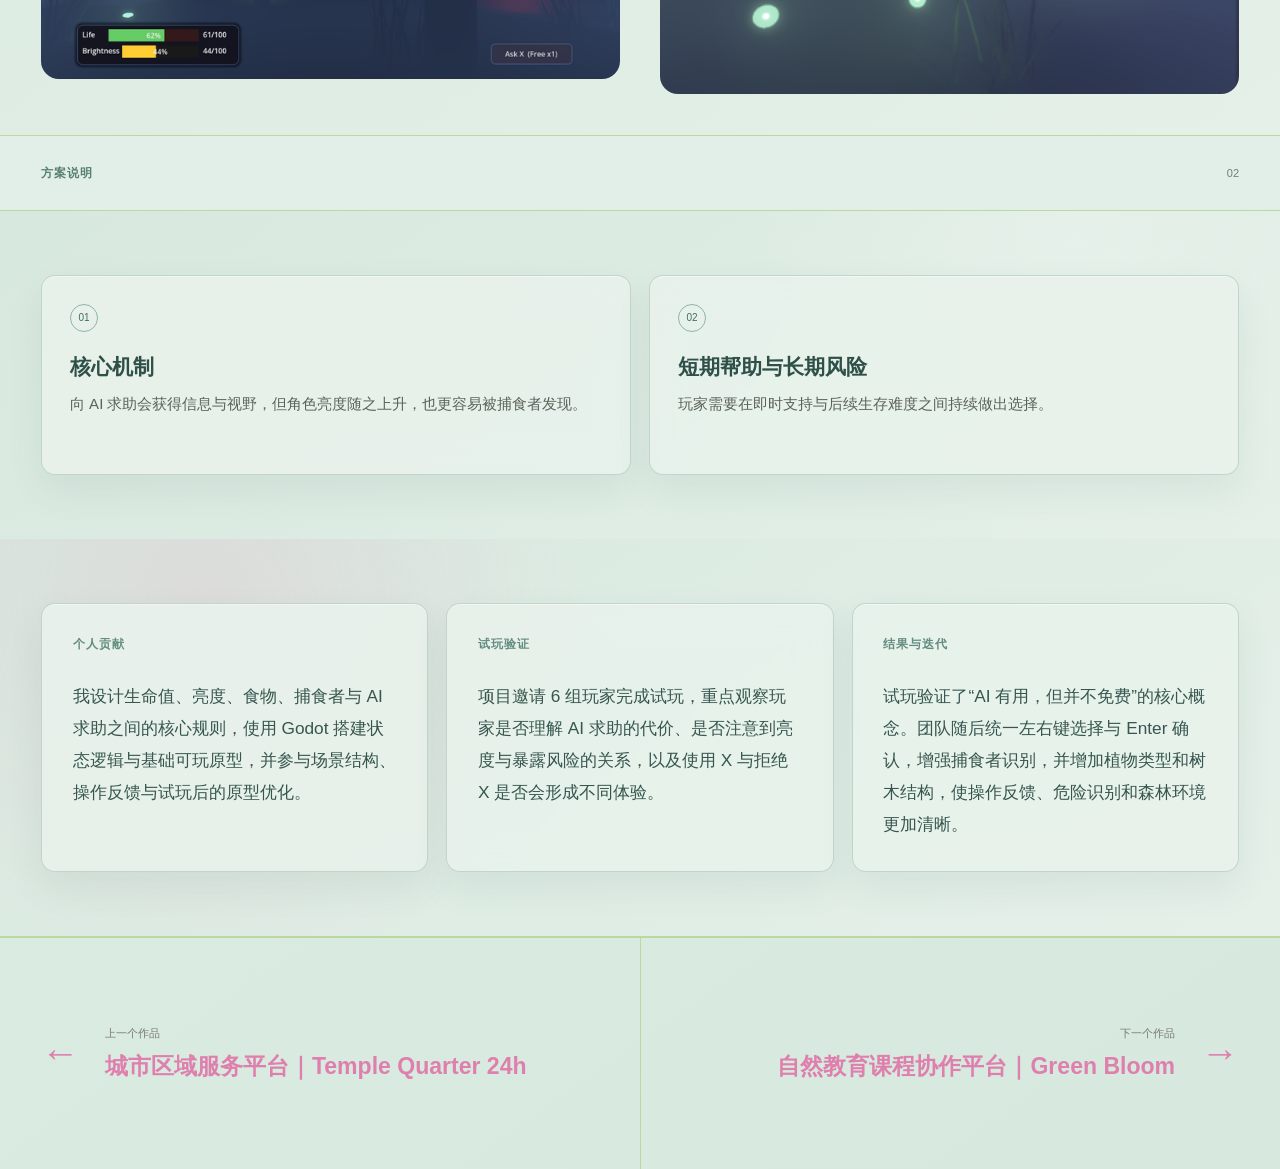
<file: work/firefly/index.html>
<!DOCTYPE html><html lang="zh-CN"><head><meta charSet="utf-8"/><meta name="viewport" content="width=device-width, initial-scale=1"/><style data-exported-styles>/*! tailwindcss v4.2.1 | MIT License | https://tailwindcss.com */
@layer theme{:root,:host{--font-sans:ui-sans-serif, system-ui, sans-serif, "Apple Color Emoji", "Segoe UI Emoji", "Segoe UI Symbol", "Noto Color Emoji";--font-mono:ui-monospace, SFMono-Regular, Menlo, Monaco, Consolas, "Liberation Mono", "Courier New", monospace;--spacing:.25rem;--default-font-family:var(--font-sans);--default-mono-font-family:var(--font-mono)}}@layer base{*,:after,:before,::backdrop{box-sizing:border-box;border:0 solid;margin:0;padding:0}::file-selector-button{box-sizing:border-box;border:0 solid;margin:0;padding:0}html,:host{-webkit-text-size-adjust:100%;tab-size:4;line-height:1.5;font-family:var(--default-font-family,ui-sans-serif, system-ui, sans-serif, "Apple Color Emoji", "Segoe UI Emoji", "Segoe UI Symbol", "Noto Color Emoji");font-feature-settings:var(--default-font-feature-settings,normal);font-variation-settings:var(--default-font-variation-settings,normal);-webkit-tap-highlight-color:transparent}hr{height:0;color:inherit;border-top-width:1px}abbr:where([title]){-webkit-text-decoration:underline dotted;text-decoration:underline dotted}h1,h2,h3,h4,h5,h6{font-size:inherit;font-weight:inherit}a{color:inherit;-webkit-text-decoration:inherit;-webkit-text-decoration:inherit;-webkit-text-decoration:inherit;-webkit-text-decoration:inherit;text-decoration:inherit}b,strong{font-weight:bolder}code,kbd,samp,pre{font-family:var(--default-mono-font-family,ui-monospace, SFMono-Regular, Menlo, Monaco, Consolas, "Liberation Mono", "Courier New", monospace);font-feature-settings:var(--default-mono-font-feature-settings,normal);font-variation-settings:var(--default-mono-font-variation-settings,normal);font-size:1em}small{font-size:80%}sub,sup{vertical-align:baseline;font-size:75%;line-height:0;position:relative}sub{bottom:-.25em}sup{top:-.5em}table{text-indent:0;border-color:inherit;border-collapse:collapse}:-moz-focusring{outline:auto}progress{vertical-align:baseline}summary{display:list-item}ol,ul,menu{list-style:none}img,svg,video,canvas,audio,iframe,embed,object{vertical-align:middle;display:block}img,video{max-width:100%;height:auto}button,input,select,optgroup,textarea{font:inherit;font-feature-settings:inherit;font-variation-settings:inherit;letter-spacing:inherit;color:inherit;opacity:1;background-color:#0000;border-radius:0}::file-selector-button{font:inherit;font-feature-settings:inherit;font-variation-settings:inherit;letter-spacing:inherit;color:inherit;opacity:1;background-color:#0000;border-radius:0}:where(select:is([multiple],[size])) optgroup{font-weight:bolder}:where(select:is([multiple],[size])) optgroup option{padding-inline-start:20px}::file-selector-button{margin-inline-end:4px}::placeholder{opacity:1}@supports (not ((-webkit-appearance:-apple-pay-button))) or (contain-intrinsic-size:1px){::placeholder{color:currentColor}@supports (color:color-mix(in lab, red, red)){::placeholder{color:color-mix(in oklab, currentcolor 50%, transparent)}}}textarea{resize:vertical}::-webkit-search-decoration{-webkit-appearance:none}::-webkit-date-and-time-value{min-height:1lh;text-align:inherit}::-webkit-datetime-edit{display:inline-flex}::-webkit-datetime-edit-fields-wrapper{padding:0}::-webkit-datetime-edit{padding-block:0}::-webkit-datetime-edit-year-field{padding-block:0}::-webkit-datetime-edit-month-field{padding-block:0}::-webkit-datetime-edit-day-field{padding-block:0}::-webkit-datetime-edit-hour-field{padding-block:0}::-webkit-datetime-edit-minute-field{padding-block:0}::-webkit-datetime-edit-second-field{padding-block:0}::-webkit-datetime-edit-millisecond-field{padding-block:0}::-webkit-datetime-edit-meridiem-field{padding-block:0}::-webkit-calendar-picker-indicator{line-height:1}:-moz-ui-invalid{box-shadow:none}button,input:where([type=button],[type=reset],[type=submit]){appearance:button}::file-selector-button{appearance:button}::-webkit-inner-spin-button{height:auto}::-webkit-outer-spin-button{height:auto}[hidden]:where(:not([hidden=until-found])){display:none!important}}@layer components;@layer utilities{.relative{position:relative}.start{inset-inline-start:var(--spacing)}.inline{display:inline}.table{display:table}.antialiased{-webkit-font-smoothing:antialiased;-moz-osx-font-smoothing:grayscale}}:root{--paper:#f4f3ee;--ink:#171717;--muted:#73736e;--line:#c9c8c0}*{box-sizing:border-box}html{scroll-behavior:smooth}body{background:var(--paper);color:var(--ink);margin:0;font-family:Arial,PingFang SC,Microsoft YaHei,sans-serif}a{color:inherit;text-decoration:none}img{max-width:100%;display:block}.site-header{border-bottom:1px solid var(--line);letter-spacing:.08em;justify-content:space-between;align-items:center;height:72px;padding:0 3.2vw;font-size:12px;display:flex}.site-header .name{letter-spacing:.02em;font-size:15px;font-weight:700}.index-page{min-height:100vh}.index-intro{color:var(--muted);letter-spacing:.12em;justify-content:space-between;padding:36px 3.2vw 8vh;font-size:11px;display:flex}.project-index{border-top:1px solid var(--ink)}.index-row{border-bottom:1px solid var(--line);grid-template-columns:8% 1fr 25% 30px;align-items:center;height:112px;padding:0 3.2vw;transition:background .2s;display:grid;position:relative}.index-no,.index-type{color:var(--muted);font-size:11px}.index-title{font-family:Georgia,Songti SC,serif;font-size:clamp(25px,3.4vw,48px)}.index-arrow{font-size:18px}.index-row img{object-fit:cover;opacity:0;pointer-events:none;z-index:2;width:230px;height:140px;position:absolute;top:50%;right:11vw;transform:translateY(-50%);box-shadow:0 10px 25px #0002}.index-row:hover img{opacity:1}.simple-footer{color:var(--muted);justify-content:space-between;padding:9vh 3.2vw 28px;font-size:10px;display:flex}.case-page{max-width:1600px;margin:auto}.compact-title{padding:7vh 3.2vw 8vh}.compact-title>p{color:var(--muted);letter-spacing:.1em;margin:0 0 5vh;font-size:10px}.compact-title h1{letter-spacing:-.05em;margin:0;font:400 clamp(44px,7vw,102px)/.95 Georgia,Songti SC,serif}.compact-title h2{max-width:760px;margin:4vh 0 0;font-size:clamp(18px,2vw,28px);font-weight:400;line-height:1.55}.feature-cover,.feature-video{object-fit:cover;background:#111;width:100%;height:min(62vw,820px)}.highlights{border-bottom:1px solid var(--line);padding:8vh 3.2vw}.highlights>p{color:var(--muted);letter-spacing:.14em;margin:0 0 5vh;font-size:10px}.highlights>div{grid-template-columns:repeat(3,1fr);gap:4vw;display:grid}.highlights article{border-top:1px solid;padding-top:16px}.highlights span{font:18px Georgia,serif}.highlights article p{font-size:15px;line-height:1.7}.visual-gallery{background:#dfded8;grid-template-columns:1fr 1fr;gap:3.2vw;padding:3.2vw;display:grid}.visual-gallery img{align-self:center;width:100%;height:auto}.visual-gallery img:first-child:nth-last-child(odd){grid-column:1/-1}.case-actions{border-bottom:1px solid var(--line);gap:28px;padding:5vh 3.2vw;font-size:12px;display:flex}.case-actions a{border-bottom:1px solid;padding-bottom:4px}.next-project{grid-template-columns:20% 1fr auto;align-items:end;padding:10vh 3.2vw;display:grid}.next-project span{color:var(--muted);font-size:11px}.next-project strong{font:400 clamp(36px,6vw,84px) Georgia,Songti SC,serif}.next-project b{font-size:36px;font-weight:400}@media (width<=760px){.index-intro{padding-bottom:5vh}.index-row{grid-template-columns:12% 1fr 25px;height:96px}.index-type,.index-row img{display:none}.highlights>div,.visual-gallery{grid-template-columns:1fr}.feature-cover,.feature-video{height:65vw}.next-project{grid-template-columns:1fr auto;gap:20px}.next-project span{grid-column:1/-1}.simple-footer{gap:20px}}:root{--paper:#fbfff7;--ink:#393939;--muted:#777b73;--line:#b9d99f;--pink:#df7fae;--green:#9fc47d}body{background:radial-gradient(circle at 82% 4%,#ebffd7 0,#0000 27%),linear-gradient(120deg,#fff 5%,#f7ffe9 60%,#efffd9 100%)}.index-page,.case-page{position:relative;overflow:hidden}.index-page:before,.case-page:before{content:"";z-index:-1;border:2px solid var(--green);border-radius:50%;width:42vw;height:42vw;position:absolute;top:-28vw;right:11vw}.site-header{border-color:var(--line)}.site-header .name,.index-intro p:first-child,.compact-title>p,.highlights>p{color:var(--pink)}.project-index{border-top-color:var(--green)}.index-row{border-bottom-color:var(--line)}.index-row:hover{background:#f1ffdf}.index-title,.compact-title h1,.next-project strong{color:var(--pink);letter-spacing:-.03em;font-family:PingFang SC,Hiragino Sans GB,Microsoft YaHei,sans-serif;font-weight:500}.compact-title{border-bottom:1px solid var(--line)}.compact-title h2{max-width:680px;font-size:clamp(16px,1.8vw,24px)}.feature-cover,.feature-video{object-fit:contain;background:#fff;height:auto;max-height:820px;padding:3vw}.highlights{border-color:var(--line);background:#fff}.highlights article{border-color:var(--green)}.highlights span{color:var(--pink)}.visual-gallery{background:linear-gradient(135deg,#f6ffe9,#fff)}.visual-gallery img{background:#fff;padding:1.5vw}.case-actions,.next-project{border-color:var(--line)}@media (width<=760px){.index-page:before,.case-page:before{width:90vw;height:90vw;top:-62vw;right:-15vw}.feature-cover,.feature-video{height:auto;padding:16px}}.site-header,.index-page,.case-page{-webkit-font-smoothing:antialiased;font-family:PingFang SC,Hiragino Sans GB,Microsoft YaHei,-apple-system,BlinkMacSystemFont,Segoe UI,sans-serif}.grouped-index{gap:16px;width:min(1180px,100% - 6.4vw);margin:0 auto 10vh;display:grid}.category-accordion{border:1px solid color-mix(in srgb, var(--green) 58%, white);background:#ffffffdb;border-radius:16px;overflow:hidden;box-shadow:0 8px 30px #4d6d310d}.category-accordion summary{cursor:pointer;grid-template-columns:minmax(260px,1fr) minmax(180px,.7fr) 50px 24px;align-items:center;gap:24px;min-height:104px;padding:0 28px;list-style:none;transition:background .2s;display:grid}.category-accordion summary::-webkit-details-marker{display:none}.category-accordion summary:hover{background:#f7ffed}.category-accordion[open] summary{border-bottom:1px solid var(--line)}.category-name{color:#262626;letter-spacing:-.03em;font-size:clamp(20px,2.1vw,30px);font-weight:600}.category-description,.category-count{color:var(--muted);font-size:12px}.category-count{text-align:right;font-variant-numeric:tabular-nums}.category-toggle{width:20px;height:20px;position:relative}.category-toggle:before,.category-toggle:after{content:"";background:var(--pink);width:16px;height:1px;transition:transform .2s;position:absolute;top:9px;left:2px}.category-toggle:after{transform:rotate(90deg)}.category-accordion[open] .category-toggle:after{transform:rotate(0)}.category-accordion .project-index{border-top:0}.about-panel{background:linear-gradient(135deg,#fff 20%,#f6ffed);grid-template-columns:minmax(0,1fr) minmax(320px,.8fr);gap:clamp(28px,6vw,84px);padding:clamp(30px,5vw,72px) 28px;display:grid}.about-panel>p{color:#444940;margin:0;font-size:16px;line-height:1.9}.about-panel .about-lead{color:#292c28;font-size:clamp(22px,2.4vw,34px);font-weight:600;line-height:1.55}.about-meta{border-top:1px solid #dceccc;grid-column:1/-1;grid-template-columns:1fr 1fr;gap:32px;padding-top:28px;display:grid}.about-meta span{color:var(--pink);letter-spacing:.08em;font-size:11px;font-weight:600}.about-meta p{color:#565c52;margin:10px 0 0;font-size:14px;line-height:1.8}.category-accordion .index-row{background:#fff;grid-template-columns:54px minmax(0,1fr) 160px 24px;height:96px;padding:0 28px}.category-accordion .index-row:last-child{border-bottom:0}.category-accordion .index-title{color:#2d2d2d;letter-spacing:-.035em;text-overflow:ellipsis;white-space:nowrap;font-size:clamp(18px,2vw,27px);font-weight:500;overflow:hidden}.category-accordion .index-row:hover .index-title{color:#e98ab9}.project-background{border-bottom:1px solid var(--line);background:#ffffffeb;grid-template-columns:minmax(140px,18%) minmax(0,760px);padding:7vh 3.2vw 8vh;display:grid}.project-background>p,.output-section>header p,.solution-section>header p{color:var(--pink);letter-spacing:.08em;margin:0;font-size:12px;font-weight:600}.project-background h2{letter-spacing:0;margin:0;font-size:clamp(17px,1.55vw,23px);font-weight:400;line-height:1.82}.case-summary-section{border-bottom:1px solid var(--line);background:linear-gradient(135deg,#f5ffeb,#fff 70%);grid-template-columns:repeat(3,minmax(0,1fr));gap:18px;padding:clamp(34px,5vw,76px) 3.2vw;display:grid}.case-summary-section article{background:#fffffff0;border:1px solid #dceccc;border-radius:14px;min-height:260px;padding:clamp(22px,2.4vw,34px)}.case-summary-section article>p{color:var(--pink);letter-spacing:.08em;margin:0 0 28px;font-size:12px;font-weight:600}.case-summary-section article>h2{color:#3f443d;margin:0;font-size:clamp(15px,1.35vw,19px);font-weight:400;line-height:1.85}@media (width<=900px){.case-summary-section{grid-template-columns:1fr}.case-summary-section article{min-height:0}}.compact-title{padding-top:7vh;padding-bottom:7vh}.compact-title h1{color:#2b2e2a;max-width:980px;font-size:inherit;letter-spacing:0;flex-direction:column;gap:14px;line-height:1.18;display:flex}.compact-title h1 span{letter-spacing:-.035em;font-size:clamp(34px,4vw,58px);font-weight:600}.compact-title h1 em{color:var(--pink);letter-spacing:-.015em;font-size:clamp(18px,2vw,28px);font-style:normal;font-weight:500}.compact-title>p{color:#8a9086;letter-spacing:.08em;margin-bottom:30px}.project-overview{border-bottom:1px solid var(--line);background:linear-gradient(135deg,#f3ffe8,#fff 72%);grid-template-columns:minmax(0,1.45fr) minmax(300px,.55fr);align-items:center;gap:clamp(24px,4vw,64px);padding:clamp(24px,3.2vw,52px);display:grid}.overview-visual{aspect-ratio:16/10;background:#fff;border:1px solid #dceccc;border-radius:16px;overflow:hidden;box-shadow:0 16px 38px #3b592317}.overview-visual>img{object-fit:cover;width:100%;height:100%;transform:none}.project-c-the-sign .overview-visual>img{transform:none}.scene-hero{width:100%;height:100%;position:relative;overflow:hidden}.scene-hero>img{object-fit:cover;width:100%;height:100%}.project-mockup{color:#223027;background:linear-gradient(145deg,#ecf7e2,#fdfefd 65%);grid-template-rows:auto minmax(0,1fr) auto;gap:clamp(12px,1.4vw,20px);width:100%;height:100%;padding:clamp(18px,2.2vw,34px);display:grid}.mockup-medical{background:linear-gradient(145deg,#eaf4f7,#fdfefe 62%)}.mockup-city{background:linear-gradient(145deg,#eef0f1,#fbffe7 70%)}.mockup-nature{background:linear-gradient(145deg,#dcebd3,#f8f5e9 70%)}.mockup-pet{background:linear-gradient(145deg,#fff2a9,#fff8dc 70%)}.mockup-game{color:#effff2;background:radial-gradient(circle at 78% 18%,#315e52,#102c28 68%)}.mockup-circular{color:#edfff4;background:linear-gradient(145deg,#0f2d27,#1e6951)}.mockup-meta,.mockup-caption{justify-content:space-between;align-items:center;gap:20px;display:flex}.mockup-meta{letter-spacing:.12em;opacity:.72;font-size:9px;font-weight:600}.mockup-caption strong{font-size:clamp(14px,1.5vw,22px);font-weight:600}.mockup-caption span{opacity:.66;font-size:10px}.device-window{background:#fff;border:1px solid #15311f29;border-radius:12px;min-height:0;overflow:hidden;box-shadow:0 20px 50px #14321e2e}.device-toolbar{background:#f8faf7;border-bottom:1px solid #e9ede7;align-items:center;gap:5px;height:24px;padding:0 10px;display:flex}.device-toolbar i{background:#cdd5ca;border-radius:50%;width:5px;height:5px}.device-toolbar b{background:#e9eee7;border-radius:5px;width:34%;height:6px;margin-left:auto}.mockup-image{height:calc(100% - 24px);position:relative;overflow:hidden}.mockup-image img{object-fit:cover;width:100%;height:100%}.mockup-medical .mockup-image img,.mockup-city .mockup-image img,.mockup-nature .mockup-image img,.mockup-pet .mockup-image img,.mockup-game .mockup-image img,.mockup-circular .mockup-image img{transform:none}.mockup-image.multi{background:#f4f7f3;grid-template-columns:repeat(2,minmax(0,1fr));gap:12px;padding:12px;display:grid}.mockup-image.multi img{object-fit:contain;background:#fff;border:1px solid #e0e8de;border-radius:6px;min-width:0}.mockup-circular .mockup-image.multi{background:linear-gradient(145deg,#e6f2ed,#f9fffc);grid-template-columns:repeat(2,minmax(90px,190px));justify-content:center}.project-overview dl{margin:0}.project-overview dl>div{border-bottom:1px solid #dceccc;padding:18px 0}.project-overview dl>div:first-child{border-top:1px solid #dceccc}.project-overview dt{color:var(--pink);margin-bottom:8px;font-size:11px;font-weight:600}.project-overview dd{color:#424640;margin:0;font-size:15px;line-height:1.6}.editorial-section{border-bottom:1px solid var(--line);background:#fff}.editorial-section>header{border-bottom:1px solid var(--line);justify-content:space-between;padding:28px 3.2vw;display:flex}.editorial-section>header p{color:var(--pink);margin:0;font-size:12px;font-weight:600}.editorial-section>header span{color:var(--muted);font-size:11px}.insight-list{padding:0 3.2vw}.insight-list article{border-bottom:1px solid #e5eedc;grid-template-columns:72px minmax(0,850px);padding:28px 0;display:grid}.insight-list article:last-child{border-bottom:0}.insight-list article>span{color:var(--pink);font-size:11px}.insight-list article p{margin:0;font-size:clamp(17px,1.8vw,25px);line-height:1.55}.process-grid,.testing-grid{background:#fbfff7;grid-template-columns:repeat(3,minmax(0,1fr));gap:18px;padding:clamp(28px,5vw,76px) 3.2vw;display:grid}.process-grid article,.testing-grid article{background:#fff;border:1px solid #dceccc;border-radius:14px;flex-direction:column;align-items:flex-start;min-height:230px;padding:26px;display:flex}.process-grid article>span,.testing-grid article>span,.solution-grid article>span{width:28px;height:28px;color:var(--pink);border:1px solid #efb3d0;border-radius:50%;flex:0 0 28px;place-items:center;font-size:10px;line-height:1;display:grid}.process-grid h2,.testing-grid h2{margin:20px 0 10px;font-size:20px;font-weight:600;line-height:1.4}.process-grid p,.testing-grid p{color:#5c6257;margin:0;font-size:14px;line-height:1.75}.contribution-section,.result-section{border-bottom:1px solid var(--line);grid-template-columns:minmax(140px,18%) minmax(0,760px);padding:8vh 3.2vw 9vh;display:grid}.contribution-section{background:#fff0f8}.result-section{background:#fff}.contribution-section>p,.result-section>p{color:#db78aa;margin:0;font-size:12px;font-weight:600}.contribution-section h2,.result-section h2{margin:0;font-size:clamp(17px,1.55vw,23px);font-weight:400;line-height:1.82}.output-section>header,.solution-section>header{border-bottom:1px solid var(--line);background:#fff;justify-content:space-between;align-items:center;padding:28px 3.2vw;display:flex}.output-links{flex-wrap:wrap;justify-content:flex-end;gap:10px;display:flex}.output-section>header a{border:1px solid var(--green);color:#405c2c;border-radius:999px;padding:9px 16px;font-size:12px}.output-gallery{background:linear-gradient(135deg,#f3ffe8,#fff 70%);grid-template-columns:1fr 1fr;gap:clamp(20px,3.2vw,52px);padding:clamp(20px,3.2vw,52px);display:grid}.output-gallery img{background:#fff;border:1px solid #e7efdf;border-radius:12px;align-self:center;width:100%;height:auto;padding:clamp(8px,1vw,18px);box-shadow:0 12px 34px #3b592314}.output-gallery img:first-child:nth-last-child(odd){grid-column:1/-1}.output-gallery img:only-child{object-fit:contain;max-height:86vh}.output-gallery.supporting{border-top:1px solid var(--line)}.output-3ce-website .output-gallery{grid-template-columns:repeat(3,minmax(0,1fr));align-items:start;gap:clamp(16px,2vw,28px);padding-block:clamp(28px,4vw,48px)}.output-3ce-website .output-gallery img,.output-3ce-website .output-gallery img:first-child:nth-last-child(odd){object-fit:contain;grid-column:auto;width:100%;height:clamp(300px,34vw,470px);padding:10px}.output-vape-loop .output-gallery{grid-template-columns:repeat(4,minmax(0,1fr));align-items:start;gap:clamp(10px,1.4vw,20px)}.output-vape-loop .output-gallery img,.output-vape-loop .output-gallery img:first-child:nth-last-child(odd){object-fit:contain;grid-column:auto;width:100%;height:auto;padding:6px}.output-section .feature-video{background:#171717;width:100%;max-height:none;padding:clamp(20px,3.2vw,52px)}.solution-section{border-top:1px solid var(--line);background:#fff}.solution-section>header span{color:var(--muted);font-size:11px}.solution-grid{background:#fbfff7;grid-template-columns:repeat(2,minmax(0,1fr));gap:18px;padding:clamp(28px,5vw,76px) 3.2vw;display:grid}.solution-grid article{background:#fff;border:1px solid #dceccc;border-radius:14px;flex-direction:column;align-items:flex-start;min-height:200px;padding:28px;display:flex}.solution-grid h2{margin:20px 0 10px;font-size:21px;font-weight:600;line-height:1.4}.solution-grid p{color:#5c6257;max-width:560px;margin:0;font-size:15px;line-height:1.75}.next-project strong{letter-spacing:-.025em;padding-right:24px;font-size:clamp(22px,2.8vw,40px);line-height:1.3}@media (width<=760px){.grouped-index{gap:12px;width:calc(100% - 32px)}.category-accordion summary{grid-template-columns:1fr 28px 20px;gap:12px;min-height:92px;padding:18px}.category-name{font-size:20px}.category-description{grid-area:2/1/auto/-1}.category-count{grid-area:1/2}.category-toggle{grid-area:1/3}.category-accordion .index-row{grid-template-columns:34px 1fr 20px;height:auto;min-height:88px;padding:18px}.category-accordion .index-title{white-space:normal;line-height:1.35}.category-accordion .index-type{display:none}.about-panel{grid-template-columns:1fr;gap:22px;padding:28px 18px}.about-meta{grid-column:auto;grid-template-columns:1fr;gap:22px}.project-background{grid-template-columns:1fr;gap:30px}.project-background h2{font-size:18px}.project-overview{grid-template-columns:1fr}.output-section>header{align-items:flex-start;gap:20px}.output-links{max-width:72%}.process-grid,.testing-grid{grid-template-columns:1fr}.process-grid article,.testing-grid article{min-height:210px}.insight-list article{grid-template-columns:42px 1fr}.contribution-section,.result-section{grid-template-columns:1fr;gap:30px}.output-gallery,.solution-grid{grid-template-columns:1fr}.output-3ce-website .output-gallery{grid-template-columns:repeat(3,minmax(150px,1fr));overflow-x:auto}.output-vape-loop .output-gallery{grid-template-columns:repeat(4,minmax(160px,1fr));overflow-x:auto}.solution-grid article{min-height:180px}.compact-title h1 span{font-size:clamp(31px,9vw,42px)}.compact-title h1 em{font-size:19px}.next-project strong{padding-right:8px;font-size:clamp(20px,5.6vw,28px)}}
</style><title>王苗瑾 — 数字产品与体验设计作品集</title><meta name="description" content="王苗瑾的数字产品、服务系统、互动游戏、响应式界面与视觉叙事作品集。"/><link rel="shortcut icon" href="../../favicon.svg"/><link rel="icon" href="../../favicon.svg"/>


<style data-vinext-fonts>.__font_geist_1qyd02f { font-family: 'Geist', sans-serif; }

.__variable_geist_1qyd02f { --font-geist-sans: 'Geist', sans-serif; }

.__font_geist_mono_0vffvn2 { font-family: 'Geist Mono', sans-serif; }

.__variable_geist_mono_0vffvn2 { --font-geist-mono: 'Geist Mono', sans-serif; }
</style>
<link rel="stylesheet" href="../../assets/retro-mint-theme.css?v=20260726-global-pagination-6">
<script src="../../assets/folder-interactions.js" defer></script>
</head><body class="__variable_geist_1qyd02f __variable_geist_mono_0vffvn2 antialiased"><main class="case-page"><header class="site-header">
<a href="../../index.html#top" class="name">王苗瑾</a>
<nav class="header-actions" aria-label="联系方式与导航">
<a href="../../index.html#portfolio">作品目录</a>
<details class="contact-menu">
<summary>联系</summary>
<div class="contact-popover">
<a href="tel:+8615639519961"><span>拨打电话</span><small>15639519961</small></a>
<a href="mailto:miaojinwang12@gmail.com"><span>发送邮件</span><small>miaojinwang12@gmail.com</small></a>
</div>
</details>
</nav>
</header><section class="compact-title"><p>04 / 游戏与互动体验 / 2026</p><h1><span>AI 生存游戏设计</span><em>Firefly Survival</em></h1></section><section class="project-overview project-firefly"><div class="overview-visual"><div class="scene-hero"><img style="object-fit:cover;background:#fff" src="../../generated-heroes/firefly-v2.jpg" alt="AI 生存游戏设计｜Firefly Survival 项目主视觉"/></div></div><dl><div><dt>项目形式</dt><dd>团队项目</dd></div><div><dt>团队规模</dt><dd>6 人</dd></div><div><dt>项目周期</dt><dd>3 个月</dd></div><div><dt>我的角色</dt><dd>核心规则设计、Godot 状态逻辑与基础可玩原型搭建</dd></div><div><dt>主要交付</dt><dd>游戏机制、场景结构、交互反馈与可玩原型</dd></div><div><dt>项目状态</dt><dd>可玩原型</dd></div></dl></section><section class="project-background"><p>项目背景</p><h2>玩家作为一只萤火虫，在黑暗森林中寻找食物、躲避捕食者，并决定是否向 AI 助手 X 求助。X 能够提供视野、路径和逃生支持，但每次使用都会提高角色亮度，使玩家更容易被捕食者发现。X 不是反派，而是一个有帮助但需要付出代价的系统。</h2></section><section class="editorial-section insight-section"><header><p>研究与关键发现</p><span>04</span></header><div class="insight-list"><article><span>01</span><p>光能够帮助玩家看清道路和寻找资源，也会暴露玩家的位置；萤火虫让 AI 帮助的代价成为可见变化。</p></article><article><span>02</span><p>初版探索内容不足，花朵和蜗牛等场景元素缺少实际互动。</p></article><article><span>03</span><p>部分玩家不清楚怎样获胜，也可以通过消极等待生存，导致目标和节奏不清。</p></article><article><span>04</span><p>捕食者数量较少、AI 互动较单一，危险感与系统深度仍需加强。</p></article></div></section><section class="editorial-section process-section"><header><p>设计过程</p><span>03</span></header><div class="process-grid"><article><span>01</span><div><h2>规则与状态逻辑</h2><p>设计生命值、亮度、食物、捕食者与 AI 求助之间的核心规则，并使用 Godot 搭建状态逻辑。</p></div></article><article><span>02</span><div><h2>试玩验证</h2><p>邀请 6 组玩家完成试玩，观察他们是否理解 AI 求助的代价、亮度与暴露风险，以及使用或拒绝 X 是否形成不同体验。</p></div></article><article><span>03</span><div><h2>完成迭代</h2><p>统一选择与确认操作，增强危险识别和环境表现，并将基础草地扩展为更丰富的森林场景。</p></div></article></div></section><section class="output-section output-firefly"><header><p>可玩原型</p><div class="output-links"><a href="https://yabin-mggg.itch.io/the-firefly" target="_blank" rel="noreferrer">在线体验 ↗</a></div></header><div class="output-gallery"><img src="../../prototypes/firefly-game-spider.png" alt="AI 生存游戏设计｜Firefly Survival 作品展示 1"/><img src="../../prototypes/firefly-game-forest.png" alt="AI 生存游戏设计｜Firefly Survival 作品展示 2"/><img src="../../prototypes/firefly-forest.png" alt="AI 生存游戏设计｜Firefly Survival 作品展示 3"/></div></section><section class="solution-section"><header><p>方案说明</p><span>02</span></header><div class="solution-grid"><article><span>01</span><h2>核心机制</h2><p>向 AI 求助会获得信息与视野，但角色亮度随之上升，也更容易被捕食者发现。</p></article><article><span>02</span><h2>短期帮助与长期风险</h2><p>玩家需要在即时支持与后续生存难度之间持续做出选择。</p></article></div></section><section class="case-summary-section" aria-label="案例总结"><article><p>个人贡献</p><h2>我设计生命值、亮度、食物、捕食者与 AI 求助之间的核心规则，使用 Godot 搭建状态逻辑与基础可玩原型，并参与场景结构、操作反馈与试玩后的原型优化。</h2></article><article><p>试玩验证</p><h2>项目邀请 6 组玩家完成试玩，重点观察玩家是否理解 AI 求助的代价、是否注意到亮度与暴露风险的关系，以及使用 X 与拒绝 X 是否会形成不同体验。</h2></article><article><p>结果与迭代</p><h2>试玩验证了“AI 有用，但并不免费”的核心概念。团队随后统一左右键选择与 Enter 确认，增强捕食者识别，并增加植物类型和树木结构，使操作反馈、危险识别和森林环境更加清晰。</h2></article></section><nav class="project-pagination" aria-label="作品翻页"><a href="../temple-quarter/index.html"><b>←</b><div><span>上一个作品</span><strong>城市区域服务平台｜Temple Quarter 24h</strong></div></a><a href="../green-bloom/index.html"><div><span>下一个作品</span><strong>自然教育课程协作平台｜Green Bloom</strong></div><b>→</b></a></nav></main></body></html>
</file>
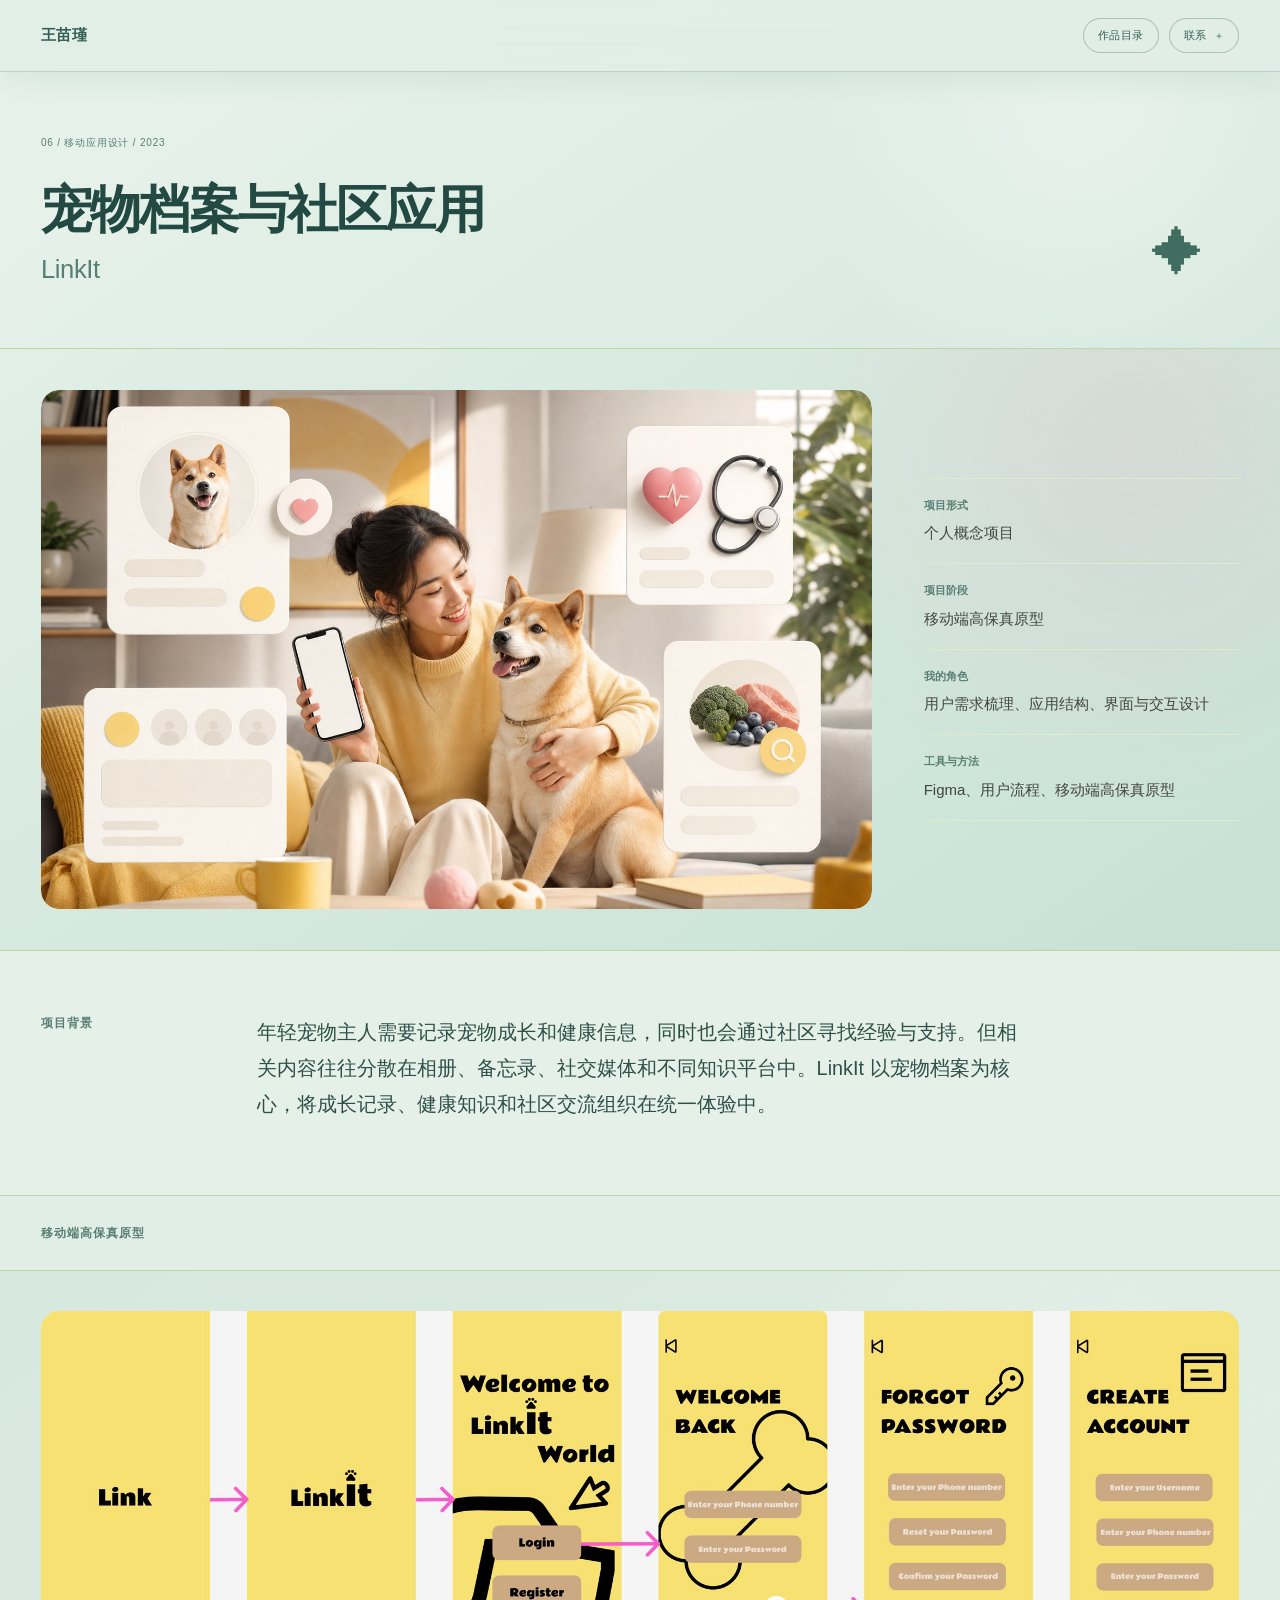
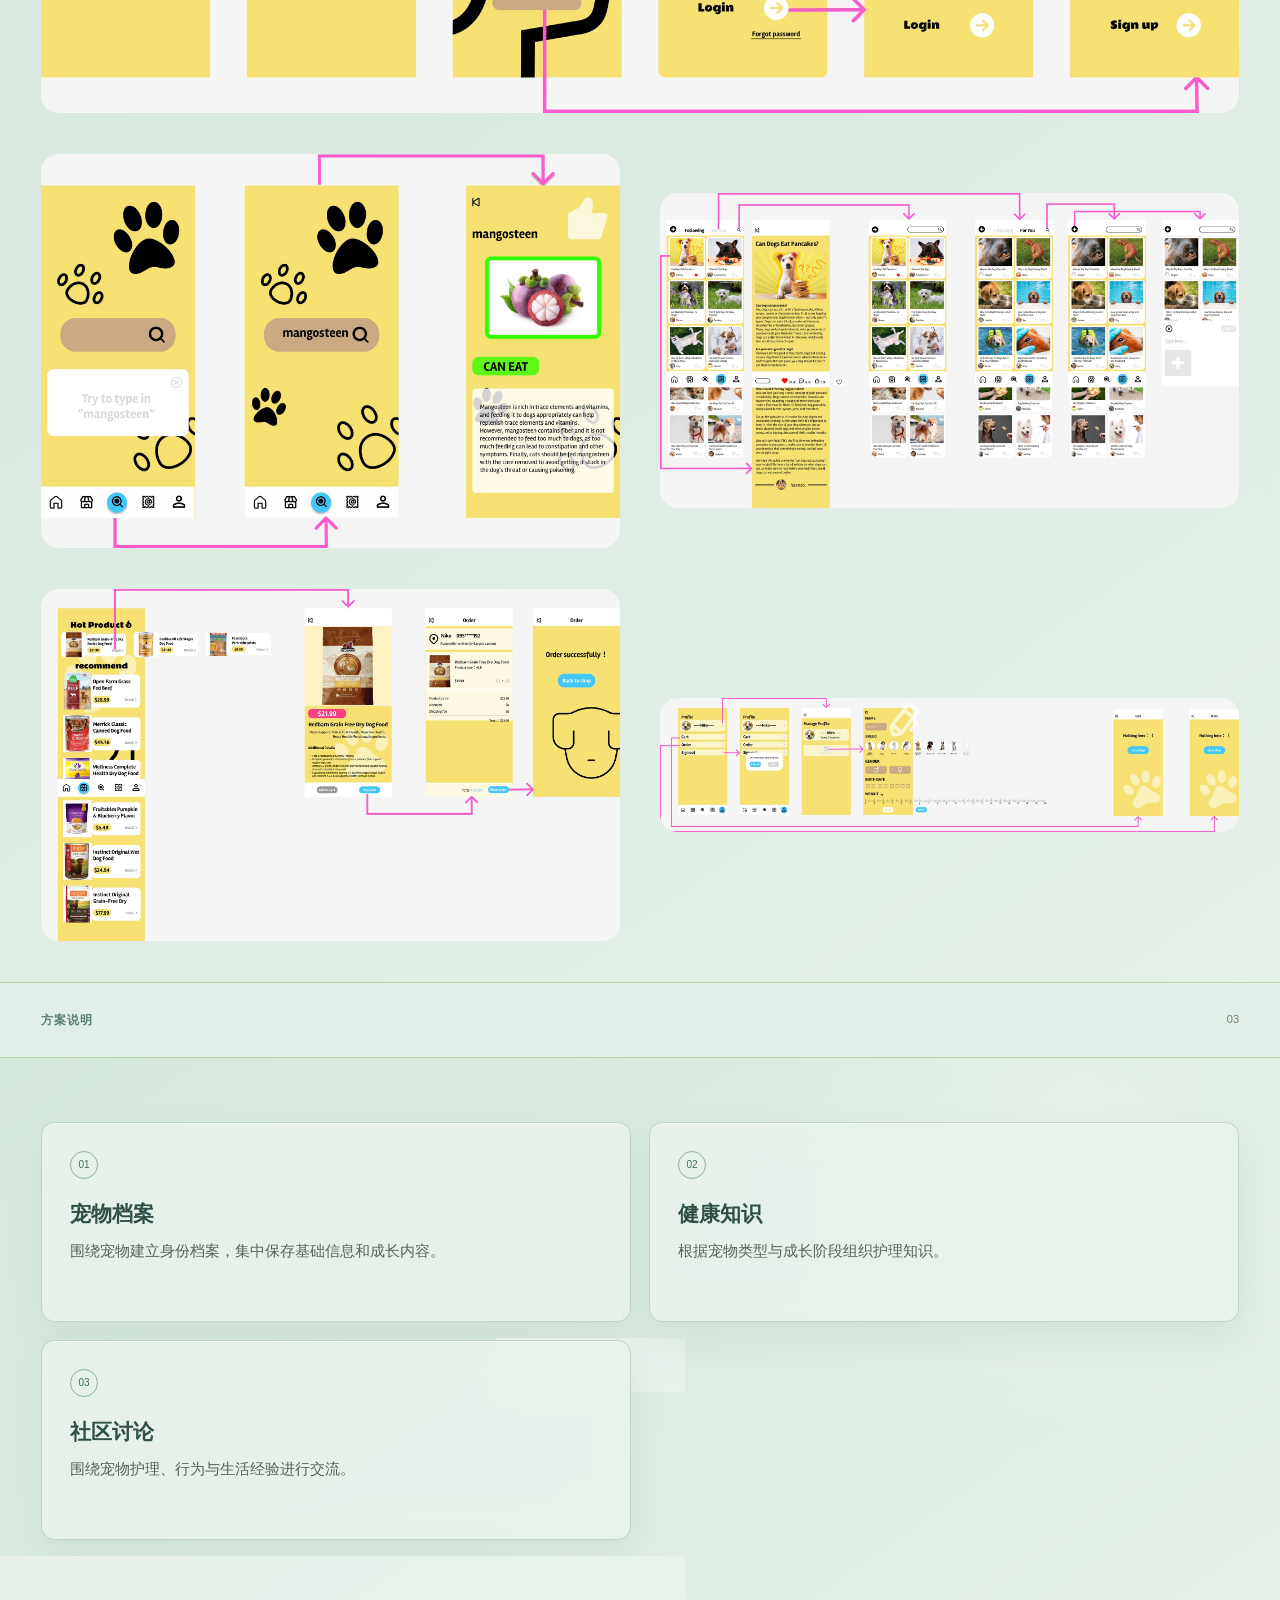
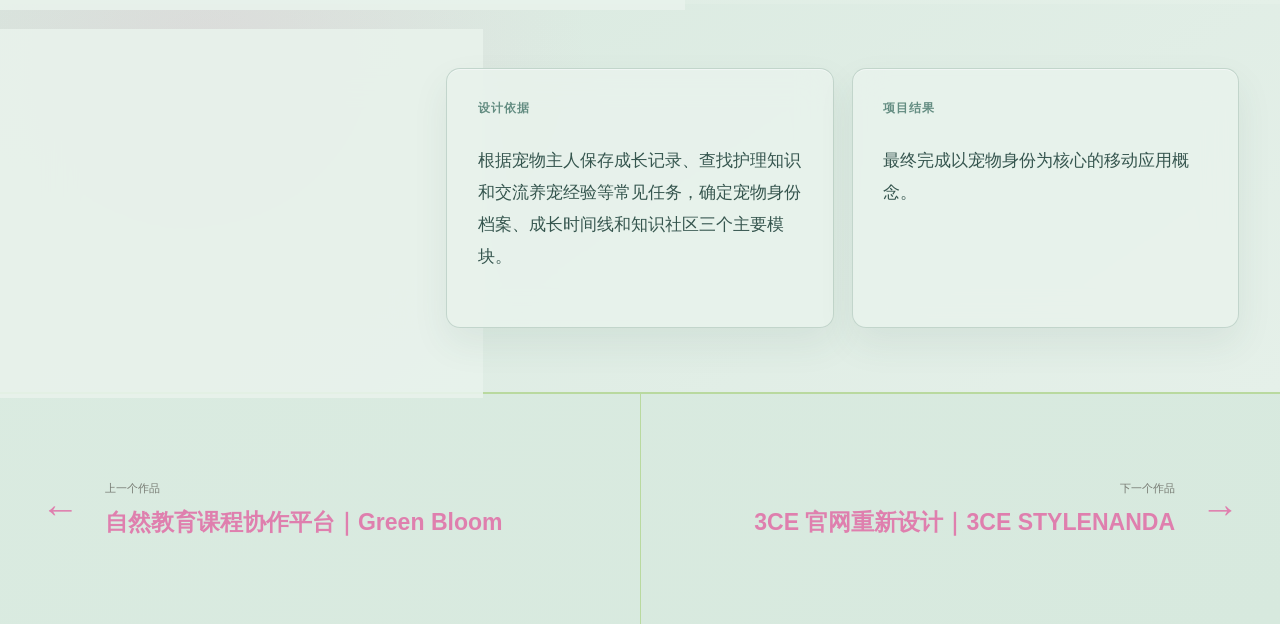
<file: work/linkit/index.html>
<!DOCTYPE html><html lang="zh-CN"><head><meta charSet="utf-8"/><meta name="viewport" content="width=device-width, initial-scale=1"/><style data-exported-styles>/*! tailwindcss v4.2.1 | MIT License | https://tailwindcss.com */
@layer theme{:root,:host{--font-sans:ui-sans-serif, system-ui, sans-serif, "Apple Color Emoji", "Segoe UI Emoji", "Segoe UI Symbol", "Noto Color Emoji";--font-mono:ui-monospace, SFMono-Regular, Menlo, Monaco, Consolas, "Liberation Mono", "Courier New", monospace;--spacing:.25rem;--default-font-family:var(--font-sans);--default-mono-font-family:var(--font-mono)}}@layer base{*,:after,:before,::backdrop{box-sizing:border-box;border:0 solid;margin:0;padding:0}::file-selector-button{box-sizing:border-box;border:0 solid;margin:0;padding:0}html,:host{-webkit-text-size-adjust:100%;tab-size:4;line-height:1.5;font-family:var(--default-font-family,ui-sans-serif, system-ui, sans-serif, "Apple Color Emoji", "Segoe UI Emoji", "Segoe UI Symbol", "Noto Color Emoji");font-feature-settings:var(--default-font-feature-settings,normal);font-variation-settings:var(--default-font-variation-settings,normal);-webkit-tap-highlight-color:transparent}hr{height:0;color:inherit;border-top-width:1px}abbr:where([title]){-webkit-text-decoration:underline dotted;text-decoration:underline dotted}h1,h2,h3,h4,h5,h6{font-size:inherit;font-weight:inherit}a{color:inherit;-webkit-text-decoration:inherit;-webkit-text-decoration:inherit;-webkit-text-decoration:inherit;-webkit-text-decoration:inherit;text-decoration:inherit}b,strong{font-weight:bolder}code,kbd,samp,pre{font-family:var(--default-mono-font-family,ui-monospace, SFMono-Regular, Menlo, Monaco, Consolas, "Liberation Mono", "Courier New", monospace);font-feature-settings:var(--default-mono-font-feature-settings,normal);font-variation-settings:var(--default-mono-font-variation-settings,normal);font-size:1em}small{font-size:80%}sub,sup{vertical-align:baseline;font-size:75%;line-height:0;position:relative}sub{bottom:-.25em}sup{top:-.5em}table{text-indent:0;border-color:inherit;border-collapse:collapse}:-moz-focusring{outline:auto}progress{vertical-align:baseline}summary{display:list-item}ol,ul,menu{list-style:none}img,svg,video,canvas,audio,iframe,embed,object{vertical-align:middle;display:block}img,video{max-width:100%;height:auto}button,input,select,optgroup,textarea{font:inherit;font-feature-settings:inherit;font-variation-settings:inherit;letter-spacing:inherit;color:inherit;opacity:1;background-color:#0000;border-radius:0}::file-selector-button{font:inherit;font-feature-settings:inherit;font-variation-settings:inherit;letter-spacing:inherit;color:inherit;opacity:1;background-color:#0000;border-radius:0}:where(select:is([multiple],[size])) optgroup{font-weight:bolder}:where(select:is([multiple],[size])) optgroup option{padding-inline-start:20px}::file-selector-button{margin-inline-end:4px}::placeholder{opacity:1}@supports (not ((-webkit-appearance:-apple-pay-button))) or (contain-intrinsic-size:1px){::placeholder{color:currentColor}@supports (color:color-mix(in lab, red, red)){::placeholder{color:color-mix(in oklab, currentcolor 50%, transparent)}}}textarea{resize:vertical}::-webkit-search-decoration{-webkit-appearance:none}::-webkit-date-and-time-value{min-height:1lh;text-align:inherit}::-webkit-datetime-edit{display:inline-flex}::-webkit-datetime-edit-fields-wrapper{padding:0}::-webkit-datetime-edit{padding-block:0}::-webkit-datetime-edit-year-field{padding-block:0}::-webkit-datetime-edit-month-field{padding-block:0}::-webkit-datetime-edit-day-field{padding-block:0}::-webkit-datetime-edit-hour-field{padding-block:0}::-webkit-datetime-edit-minute-field{padding-block:0}::-webkit-datetime-edit-second-field{padding-block:0}::-webkit-datetime-edit-millisecond-field{padding-block:0}::-webkit-datetime-edit-meridiem-field{padding-block:0}::-webkit-calendar-picker-indicator{line-height:1}:-moz-ui-invalid{box-shadow:none}button,input:where([type=button],[type=reset],[type=submit]){appearance:button}::file-selector-button{appearance:button}::-webkit-inner-spin-button{height:auto}::-webkit-outer-spin-button{height:auto}[hidden]:where(:not([hidden=until-found])){display:none!important}}@layer components;@layer utilities{.relative{position:relative}.start{inset-inline-start:var(--spacing)}.inline{display:inline}.table{display:table}.antialiased{-webkit-font-smoothing:antialiased;-moz-osx-font-smoothing:grayscale}}:root{--paper:#f4f3ee;--ink:#171717;--muted:#73736e;--line:#c9c8c0}*{box-sizing:border-box}html{scroll-behavior:smooth}body{background:var(--paper);color:var(--ink);margin:0;font-family:Arial,PingFang SC,Microsoft YaHei,sans-serif}a{color:inherit;text-decoration:none}img{max-width:100%;display:block}.site-header{border-bottom:1px solid var(--line);letter-spacing:.08em;justify-content:space-between;align-items:center;height:72px;padding:0 3.2vw;font-size:12px;display:flex}.site-header .name{letter-spacing:.02em;font-size:15px;font-weight:700}.index-page{min-height:100vh}.index-intro{color:var(--muted);letter-spacing:.12em;justify-content:space-between;padding:36px 3.2vw 8vh;font-size:11px;display:flex}.project-index{border-top:1px solid var(--ink)}.index-row{border-bottom:1px solid var(--line);grid-template-columns:8% 1fr 25% 30px;align-items:center;height:112px;padding:0 3.2vw;transition:background .2s;display:grid;position:relative}.index-no,.index-type{color:var(--muted);font-size:11px}.index-title{font-family:Georgia,Songti SC,serif;font-size:clamp(25px,3.4vw,48px)}.index-arrow{font-size:18px}.index-row img{object-fit:cover;opacity:0;pointer-events:none;z-index:2;width:230px;height:140px;position:absolute;top:50%;right:11vw;transform:translateY(-50%);box-shadow:0 10px 25px #0002}.index-row:hover img{opacity:1}.simple-footer{color:var(--muted);justify-content:space-between;padding:9vh 3.2vw 28px;font-size:10px;display:flex}.case-page{max-width:1600px;margin:auto}.compact-title{padding:7vh 3.2vw 8vh}.compact-title>p{color:var(--muted);letter-spacing:.1em;margin:0 0 5vh;font-size:10px}.compact-title h1{letter-spacing:-.05em;margin:0;font:400 clamp(44px,7vw,102px)/.95 Georgia,Songti SC,serif}.compact-title h2{max-width:760px;margin:4vh 0 0;font-size:clamp(18px,2vw,28px);font-weight:400;line-height:1.55}.feature-cover,.feature-video{object-fit:cover;background:#111;width:100%;height:min(62vw,820px)}.highlights{border-bottom:1px solid var(--line);padding:8vh 3.2vw}.highlights>p{color:var(--muted);letter-spacing:.14em;margin:0 0 5vh;font-size:10px}.highlights>div{grid-template-columns:repeat(3,1fr);gap:4vw;display:grid}.highlights article{border-top:1px solid;padding-top:16px}.highlights span{font:18px Georgia,serif}.highlights article p{font-size:15px;line-height:1.7}.visual-gallery{background:#dfded8;grid-template-columns:1fr 1fr;gap:3.2vw;padding:3.2vw;display:grid}.visual-gallery img{align-self:center;width:100%;height:auto}.visual-gallery img:first-child:nth-last-child(odd){grid-column:1/-1}.case-actions{border-bottom:1px solid var(--line);gap:28px;padding:5vh 3.2vw;font-size:12px;display:flex}.case-actions a{border-bottom:1px solid;padding-bottom:4px}.next-project{grid-template-columns:20% 1fr auto;align-items:end;padding:10vh 3.2vw;display:grid}.next-project span{color:var(--muted);font-size:11px}.next-project strong{font:400 clamp(36px,6vw,84px) Georgia,Songti SC,serif}.next-project b{font-size:36px;font-weight:400}@media (width<=760px){.index-intro{padding-bottom:5vh}.index-row{grid-template-columns:12% 1fr 25px;height:96px}.index-type,.index-row img{display:none}.highlights>div,.visual-gallery{grid-template-columns:1fr}.feature-cover,.feature-video{height:65vw}.next-project{grid-template-columns:1fr auto;gap:20px}.next-project span{grid-column:1/-1}.simple-footer{gap:20px}}:root{--paper:#fbfff7;--ink:#393939;--muted:#777b73;--line:#b9d99f;--pink:#df7fae;--green:#9fc47d}body{background:radial-gradient(circle at 82% 4%,#ebffd7 0,#0000 27%),linear-gradient(120deg,#fff 5%,#f7ffe9 60%,#efffd9 100%)}.index-page,.case-page{position:relative;overflow:hidden}.index-page:before,.case-page:before{content:"";z-index:-1;border:2px solid var(--green);border-radius:50%;width:42vw;height:42vw;position:absolute;top:-28vw;right:11vw}.site-header{border-color:var(--line)}.site-header .name,.index-intro p:first-child,.compact-title>p,.highlights>p{color:var(--pink)}.project-index{border-top-color:var(--green)}.index-row{border-bottom-color:var(--line)}.index-row:hover{background:#f1ffdf}.index-title,.compact-title h1,.next-project strong{color:var(--pink);letter-spacing:-.03em;font-family:PingFang SC,Hiragino Sans GB,Microsoft YaHei,sans-serif;font-weight:500}.compact-title{border-bottom:1px solid var(--line)}.compact-title h2{max-width:680px;font-size:clamp(16px,1.8vw,24px)}.feature-cover,.feature-video{object-fit:contain;background:#fff;height:auto;max-height:820px;padding:3vw}.highlights{border-color:var(--line);background:#fff}.highlights article{border-color:var(--green)}.highlights span{color:var(--pink)}.visual-gallery{background:linear-gradient(135deg,#f6ffe9,#fff)}.visual-gallery img{background:#fff;padding:1.5vw}.case-actions,.next-project{border-color:var(--line)}@media (width<=760px){.index-page:before,.case-page:before{width:90vw;height:90vw;top:-62vw;right:-15vw}.feature-cover,.feature-video{height:auto;padding:16px}}.site-header,.index-page,.case-page{-webkit-font-smoothing:antialiased;font-family:PingFang SC,Hiragino Sans GB,Microsoft YaHei,-apple-system,BlinkMacSystemFont,Segoe UI,sans-serif}.grouped-index{gap:16px;width:min(1180px,100% - 6.4vw);margin:0 auto 10vh;display:grid}.category-accordion{border:1px solid color-mix(in srgb, var(--green) 58%, white);background:#ffffffdb;border-radius:16px;overflow:hidden;box-shadow:0 8px 30px #4d6d310d}.category-accordion summary{cursor:pointer;grid-template-columns:minmax(260px,1fr) minmax(180px,.7fr) 50px 24px;align-items:center;gap:24px;min-height:104px;padding:0 28px;list-style:none;transition:background .2s;display:grid}.category-accordion summary::-webkit-details-marker{display:none}.category-accordion summary:hover{background:#f7ffed}.category-accordion[open] summary{border-bottom:1px solid var(--line)}.category-name{color:#262626;letter-spacing:-.03em;font-size:clamp(20px,2.1vw,30px);font-weight:600}.category-description,.category-count{color:var(--muted);font-size:12px}.category-count{text-align:right;font-variant-numeric:tabular-nums}.category-toggle{width:20px;height:20px;position:relative}.category-toggle:before,.category-toggle:after{content:"";background:var(--pink);width:16px;height:1px;transition:transform .2s;position:absolute;top:9px;left:2px}.category-toggle:after{transform:rotate(90deg)}.category-accordion[open] .category-toggle:after{transform:rotate(0)}.category-accordion .project-index{border-top:0}.about-panel{background:linear-gradient(135deg,#fff 20%,#f6ffed);grid-template-columns:minmax(0,1fr) minmax(320px,.8fr);gap:clamp(28px,6vw,84px);padding:clamp(30px,5vw,72px) 28px;display:grid}.about-panel>p{color:#444940;margin:0;font-size:16px;line-height:1.9}.about-panel .about-lead{color:#292c28;font-size:clamp(22px,2.4vw,34px);font-weight:600;line-height:1.55}.about-meta{border-top:1px solid #dceccc;grid-column:1/-1;grid-template-columns:1fr 1fr;gap:32px;padding-top:28px;display:grid}.about-meta span{color:var(--pink);letter-spacing:.08em;font-size:11px;font-weight:600}.about-meta p{color:#565c52;margin:10px 0 0;font-size:14px;line-height:1.8}.category-accordion .index-row{background:#fff;grid-template-columns:54px minmax(0,1fr) 160px 24px;height:96px;padding:0 28px}.category-accordion .index-row:last-child{border-bottom:0}.category-accordion .index-title{color:#2d2d2d;letter-spacing:-.035em;text-overflow:ellipsis;white-space:nowrap;font-size:clamp(18px,2vw,27px);font-weight:500;overflow:hidden}.category-accordion .index-row:hover .index-title{color:#e98ab9}.project-background{border-bottom:1px solid var(--line);background:#ffffffeb;grid-template-columns:minmax(140px,18%) minmax(0,760px);padding:7vh 3.2vw 8vh;display:grid}.project-background>p,.output-section>header p,.solution-section>header p{color:var(--pink);letter-spacing:.08em;margin:0;font-size:12px;font-weight:600}.project-background h2{letter-spacing:0;margin:0;font-size:clamp(17px,1.55vw,23px);font-weight:400;line-height:1.82}.case-summary-section{border-bottom:1px solid var(--line);background:linear-gradient(135deg,#f5ffeb,#fff 70%);grid-template-columns:repeat(3,minmax(0,1fr));gap:18px;padding:clamp(34px,5vw,76px) 3.2vw;display:grid}.case-summary-section article{background:#fffffff0;border:1px solid #dceccc;border-radius:14px;min-height:260px;padding:clamp(22px,2.4vw,34px)}.case-summary-section article>p{color:var(--pink);letter-spacing:.08em;margin:0 0 28px;font-size:12px;font-weight:600}.case-summary-section article>h2{color:#3f443d;margin:0;font-size:clamp(15px,1.35vw,19px);font-weight:400;line-height:1.85}@media (width<=900px){.case-summary-section{grid-template-columns:1fr}.case-summary-section article{min-height:0}}.compact-title{padding-top:7vh;padding-bottom:7vh}.compact-title h1{color:#2b2e2a;max-width:980px;font-size:inherit;letter-spacing:0;flex-direction:column;gap:14px;line-height:1.18;display:flex}.compact-title h1 span{letter-spacing:-.035em;font-size:clamp(34px,4vw,58px);font-weight:600}.compact-title h1 em{color:var(--pink);letter-spacing:-.015em;font-size:clamp(18px,2vw,28px);font-style:normal;font-weight:500}.compact-title>p{color:#8a9086;letter-spacing:.08em;margin-bottom:30px}.project-overview{border-bottom:1px solid var(--line);background:linear-gradient(135deg,#f3ffe8,#fff 72%);grid-template-columns:minmax(0,1.45fr) minmax(300px,.55fr);align-items:center;gap:clamp(24px,4vw,64px);padding:clamp(24px,3.2vw,52px);display:grid}.overview-visual{aspect-ratio:16/10;background:#fff;border:1px solid #dceccc;border-radius:16px;overflow:hidden;box-shadow:0 16px 38px #3b592317}.overview-visual>img{object-fit:cover;width:100%;height:100%;transform:none}.project-c-the-sign .overview-visual>img{transform:none}.scene-hero{width:100%;height:100%;position:relative;overflow:hidden}.scene-hero>img{object-fit:cover;width:100%;height:100%}.project-mockup{color:#223027;background:linear-gradient(145deg,#ecf7e2,#fdfefd 65%);grid-template-rows:auto minmax(0,1fr) auto;gap:clamp(12px,1.4vw,20px);width:100%;height:100%;padding:clamp(18px,2.2vw,34px);display:grid}.mockup-medical{background:linear-gradient(145deg,#eaf4f7,#fdfefe 62%)}.mockup-city{background:linear-gradient(145deg,#eef0f1,#fbffe7 70%)}.mockup-nature{background:linear-gradient(145deg,#dcebd3,#f8f5e9 70%)}.mockup-pet{background:linear-gradient(145deg,#fff2a9,#fff8dc 70%)}.mockup-game{color:#effff2;background:radial-gradient(circle at 78% 18%,#315e52,#102c28 68%)}.mockup-circular{color:#edfff4;background:linear-gradient(145deg,#0f2d27,#1e6951)}.mockup-meta,.mockup-caption{justify-content:space-between;align-items:center;gap:20px;display:flex}.mockup-meta{letter-spacing:.12em;opacity:.72;font-size:9px;font-weight:600}.mockup-caption strong{font-size:clamp(14px,1.5vw,22px);font-weight:600}.mockup-caption span{opacity:.66;font-size:10px}.device-window{background:#fff;border:1px solid #15311f29;border-radius:12px;min-height:0;overflow:hidden;box-shadow:0 20px 50px #14321e2e}.device-toolbar{background:#f8faf7;border-bottom:1px solid #e9ede7;align-items:center;gap:5px;height:24px;padding:0 10px;display:flex}.device-toolbar i{background:#cdd5ca;border-radius:50%;width:5px;height:5px}.device-toolbar b{background:#e9eee7;border-radius:5px;width:34%;height:6px;margin-left:auto}.mockup-image{height:calc(100% - 24px);position:relative;overflow:hidden}.mockup-image img{object-fit:cover;width:100%;height:100%}.mockup-medical .mockup-image img,.mockup-city .mockup-image img,.mockup-nature .mockup-image img,.mockup-pet .mockup-image img,.mockup-game .mockup-image img,.mockup-circular .mockup-image img{transform:none}.mockup-image.multi{background:#f4f7f3;grid-template-columns:repeat(2,minmax(0,1fr));gap:12px;padding:12px;display:grid}.mockup-image.multi img{object-fit:contain;background:#fff;border:1px solid #e0e8de;border-radius:6px;min-width:0}.mockup-circular .mockup-image.multi{background:linear-gradient(145deg,#e6f2ed,#f9fffc);grid-template-columns:repeat(2,minmax(90px,190px));justify-content:center}.project-overview dl{margin:0}.project-overview dl>div{border-bottom:1px solid #dceccc;padding:18px 0}.project-overview dl>div:first-child{border-top:1px solid #dceccc}.project-overview dt{color:var(--pink);margin-bottom:8px;font-size:11px;font-weight:600}.project-overview dd{color:#424640;margin:0;font-size:15px;line-height:1.6}.editorial-section{border-bottom:1px solid var(--line);background:#fff}.editorial-section>header{border-bottom:1px solid var(--line);justify-content:space-between;padding:28px 3.2vw;display:flex}.editorial-section>header p{color:var(--pink);margin:0;font-size:12px;font-weight:600}.editorial-section>header span{color:var(--muted);font-size:11px}.insight-list{padding:0 3.2vw}.insight-list article{border-bottom:1px solid #e5eedc;grid-template-columns:72px minmax(0,850px);padding:28px 0;display:grid}.insight-list article:last-child{border-bottom:0}.insight-list article>span{color:var(--pink);font-size:11px}.insight-list article p{margin:0;font-size:clamp(17px,1.8vw,25px);line-height:1.55}.process-grid,.testing-grid{background:#fbfff7;grid-template-columns:repeat(3,minmax(0,1fr));gap:18px;padding:clamp(28px,5vw,76px) 3.2vw;display:grid}.process-grid article,.testing-grid article{background:#fff;border:1px solid #dceccc;border-radius:14px;flex-direction:column;align-items:flex-start;min-height:230px;padding:26px;display:flex}.process-grid article>span,.testing-grid article>span,.solution-grid article>span{width:28px;height:28px;color:var(--pink);border:1px solid #efb3d0;border-radius:50%;flex:0 0 28px;place-items:center;font-size:10px;line-height:1;display:grid}.process-grid h2,.testing-grid h2{margin:20px 0 10px;font-size:20px;font-weight:600;line-height:1.4}.process-grid p,.testing-grid p{color:#5c6257;margin:0;font-size:14px;line-height:1.75}.contribution-section,.result-section{border-bottom:1px solid var(--line);grid-template-columns:minmax(140px,18%) minmax(0,760px);padding:8vh 3.2vw 9vh;display:grid}.contribution-section{background:#fff0f8}.result-section{background:#fff}.contribution-section>p,.result-section>p{color:#db78aa;margin:0;font-size:12px;font-weight:600}.contribution-section h2,.result-section h2{margin:0;font-size:clamp(17px,1.55vw,23px);font-weight:400;line-height:1.82}.output-section>header,.solution-section>header{border-bottom:1px solid var(--line);background:#fff;justify-content:space-between;align-items:center;padding:28px 3.2vw;display:flex}.output-links{flex-wrap:wrap;justify-content:flex-end;gap:10px;display:flex}.output-section>header a{border:1px solid var(--green);color:#405c2c;border-radius:999px;padding:9px 16px;font-size:12px}.output-gallery{background:linear-gradient(135deg,#f3ffe8,#fff 70%);grid-template-columns:1fr 1fr;gap:clamp(20px,3.2vw,52px);padding:clamp(20px,3.2vw,52px);display:grid}.output-gallery img{background:#fff;border:1px solid #e7efdf;border-radius:12px;align-self:center;width:100%;height:auto;padding:clamp(8px,1vw,18px);box-shadow:0 12px 34px #3b592314}.output-gallery img:first-child:nth-last-child(odd){grid-column:1/-1}.output-gallery img:only-child{object-fit:contain;max-height:86vh}.output-gallery.supporting{border-top:1px solid var(--line)}.output-3ce-website .output-gallery{grid-template-columns:repeat(3,minmax(0,1fr));align-items:start;gap:clamp(16px,2vw,28px);padding-block:clamp(28px,4vw,48px)}.output-3ce-website .output-gallery img,.output-3ce-website .output-gallery img:first-child:nth-last-child(odd){object-fit:contain;grid-column:auto;width:100%;height:clamp(300px,34vw,470px);padding:10px}.output-vape-loop .output-gallery{grid-template-columns:repeat(4,minmax(0,1fr));align-items:start;gap:clamp(10px,1.4vw,20px)}.output-vape-loop .output-gallery img,.output-vape-loop .output-gallery img:first-child:nth-last-child(odd){object-fit:contain;grid-column:auto;width:100%;height:auto;padding:6px}.output-section .feature-video{background:#171717;width:100%;max-height:none;padding:clamp(20px,3.2vw,52px)}.solution-section{border-top:1px solid var(--line);background:#fff}.solution-section>header span{color:var(--muted);font-size:11px}.solution-grid{background:#fbfff7;grid-template-columns:repeat(2,minmax(0,1fr));gap:18px;padding:clamp(28px,5vw,76px) 3.2vw;display:grid}.solution-grid article{background:#fff;border:1px solid #dceccc;border-radius:14px;flex-direction:column;align-items:flex-start;min-height:200px;padding:28px;display:flex}.solution-grid h2{margin:20px 0 10px;font-size:21px;font-weight:600;line-height:1.4}.solution-grid p{color:#5c6257;max-width:560px;margin:0;font-size:15px;line-height:1.75}.next-project strong{letter-spacing:-.025em;padding-right:24px;font-size:clamp(22px,2.8vw,40px);line-height:1.3}@media (width<=760px){.grouped-index{gap:12px;width:calc(100% - 32px)}.category-accordion summary{grid-template-columns:1fr 28px 20px;gap:12px;min-height:92px;padding:18px}.category-name{font-size:20px}.category-description{grid-area:2/1/auto/-1}.category-count{grid-area:1/2}.category-toggle{grid-area:1/3}.category-accordion .index-row{grid-template-columns:34px 1fr 20px;height:auto;min-height:88px;padding:18px}.category-accordion .index-title{white-space:normal;line-height:1.35}.category-accordion .index-type{display:none}.about-panel{grid-template-columns:1fr;gap:22px;padding:28px 18px}.about-meta{grid-column:auto;grid-template-columns:1fr;gap:22px}.project-background{grid-template-columns:1fr;gap:30px}.project-background h2{font-size:18px}.project-overview{grid-template-columns:1fr}.output-section>header{align-items:flex-start;gap:20px}.output-links{max-width:72%}.process-grid,.testing-grid{grid-template-columns:1fr}.process-grid article,.testing-grid article{min-height:210px}.insight-list article{grid-template-columns:42px 1fr}.contribution-section,.result-section{grid-template-columns:1fr;gap:30px}.output-gallery,.solution-grid{grid-template-columns:1fr}.output-3ce-website .output-gallery{grid-template-columns:repeat(3,minmax(150px,1fr));overflow-x:auto}.output-vape-loop .output-gallery{grid-template-columns:repeat(4,minmax(160px,1fr));overflow-x:auto}.solution-grid article{min-height:180px}.compact-title h1 span{font-size:clamp(31px,9vw,42px)}.compact-title h1 em{font-size:19px}.next-project strong{padding-right:8px;font-size:clamp(20px,5.6vw,28px)}}
</style><title>王苗瑾 — 数字产品与体验设计作品集</title><meta name="description" content="王苗瑾的数字产品、服务系统、互动游戏、响应式界面与视觉叙事作品集。"/><link rel="shortcut icon" href="../../favicon.svg"/><link rel="icon" href="../../favicon.svg"/>


<style data-vinext-fonts>.__font_geist_1qyd02f { font-family: 'Geist', sans-serif; }

.__variable_geist_1qyd02f { --font-geist-sans: 'Geist', sans-serif; }

.__font_geist_mono_0vffvn2 { font-family: 'Geist Mono', sans-serif; }

.__variable_geist_mono_0vffvn2 { --font-geist-mono: 'Geist Mono', sans-serif; }
</style>
<link rel="stylesheet" href="../../assets/retro-mint-theme.css?v=20260726-global-pagination-6">
<script src="../../assets/folder-interactions.js" defer></script>
</head><body class="__variable_geist_1qyd02f __variable_geist_mono_0vffvn2 antialiased"><main class="case-page"><header class="site-header">
<a href="../../index.html#top" class="name">王苗瑾</a>
<nav class="header-actions" aria-label="联系方式与导航">
<a href="../../index.html#portfolio">作品目录</a>
<details class="contact-menu">
<summary>联系</summary>
<div class="contact-popover">
<a href="tel:+8615639519961"><span>拨打电话</span><small>15639519961</small></a>
<a href="mailto:miaojinwang12@gmail.com"><span>发送邮件</span><small>miaojinwang12@gmail.com</small></a>
</div>
</details>
</nav>
</header><section class="compact-title"><p>06 / 移动应用设计 / 2023</p><h1><span>宠物档案与社区应用</span><em>LinkIt</em></h1></section><section class="project-overview project-linkit"><div class="overview-visual"><div class="scene-hero"><img style="object-fit:cover;background:#fff" src="../../generated-heroes/linkit-v2.jpg" alt="宠物档案与社区应用｜LinkIt 项目主视觉"/></div></div><dl><div><dt>项目形式</dt><dd>个人概念项目</dd></div><div><dt>项目阶段</dt><dd>移动端高保真原型</dd></div><div><dt>我的角色</dt><dd>用户需求梳理、应用结构、界面与交互设计</dd></div><div><dt>工具与方法</dt><dd>Figma、用户流程、移动端高保真原型</dd></div></dl></section><section class="project-background"><p>项目背景</p><h2>年轻宠物主人需要记录宠物成长和健康信息，同时也会通过社区寻找经验与支持。但相关内容往往分散在相册、备忘录、社交媒体和不同知识平台中。LinkIt 以宠物档案为核心，将成长记录、健康知识和社区交流组织在统一体验中。</h2></section><section class="output-section output-linkit"><header><p>移动端高保真原型</p><div class="output-links"></div></header><div class="output-gallery"><img src="../../visual/linkit-1.jpg" alt="宠物档案与社区应用｜LinkIt 作品展示 1"/><img src="../../visual/linkit-4.jpg" alt="宠物档案与社区应用｜LinkIt 作品展示 2"/><img src="../../visual/linkit-5.jpg" alt="宠物档案与社区应用｜LinkIt 作品展示 3"/><img src="../../visual/linkit-6.jpg" alt="宠物档案与社区应用｜LinkIt 作品展示 4"/><img src="../../visual/linkit-7.jpg" alt="宠物档案与社区应用｜LinkIt 作品展示 5"/></div></section><section class="solution-section"><header><p>方案说明</p><span>03</span></header><div class="solution-grid"><article><span>01</span><h2>宠物档案</h2><p>围绕宠物建立身份档案，集中保存基础信息和成长内容。</p></article><article><span>02</span><h2>健康知识</h2><p>根据宠物类型与成长阶段组织护理知识。</p></article><article><span>03</span><h2>社区讨论</h2><p>围绕宠物护理、行为与生活经验进行交流。</p></article></div></section><section class="case-summary-section" aria-label="案例总结"><article><p>个人贡献</p><h2>我负责移动端信息架构和界面设计，围绕宠物档案建立成长记录、健康知识和社区交流等核心功能，并完成高保真概念原型。</h2></article><article><p>设计依据</p><h2>根据宠物主人保存成长记录、查找护理知识和交流养宠经验等常见任务，确定宠物身份档案、成长时间线和知识社区三个主要模块。</h2></article><article><p>项目结果</p><h2>最终完成以宠物身份为核心的移动应用概念。</h2></article></section><nav class="project-pagination" aria-label="作品翻页"><a href="../green-bloom/index.html"><b>←</b><div><span>上一个作品</span><strong>自然教育课程协作平台｜Green Bloom</strong></div></a><a href="../3ce-website/index.html"><div><span>下一个作品</span><strong>3CE 官网重新设计｜3CE STYLENANDA</strong></div><b>→</b></a></nav></main></body></html>
</file>
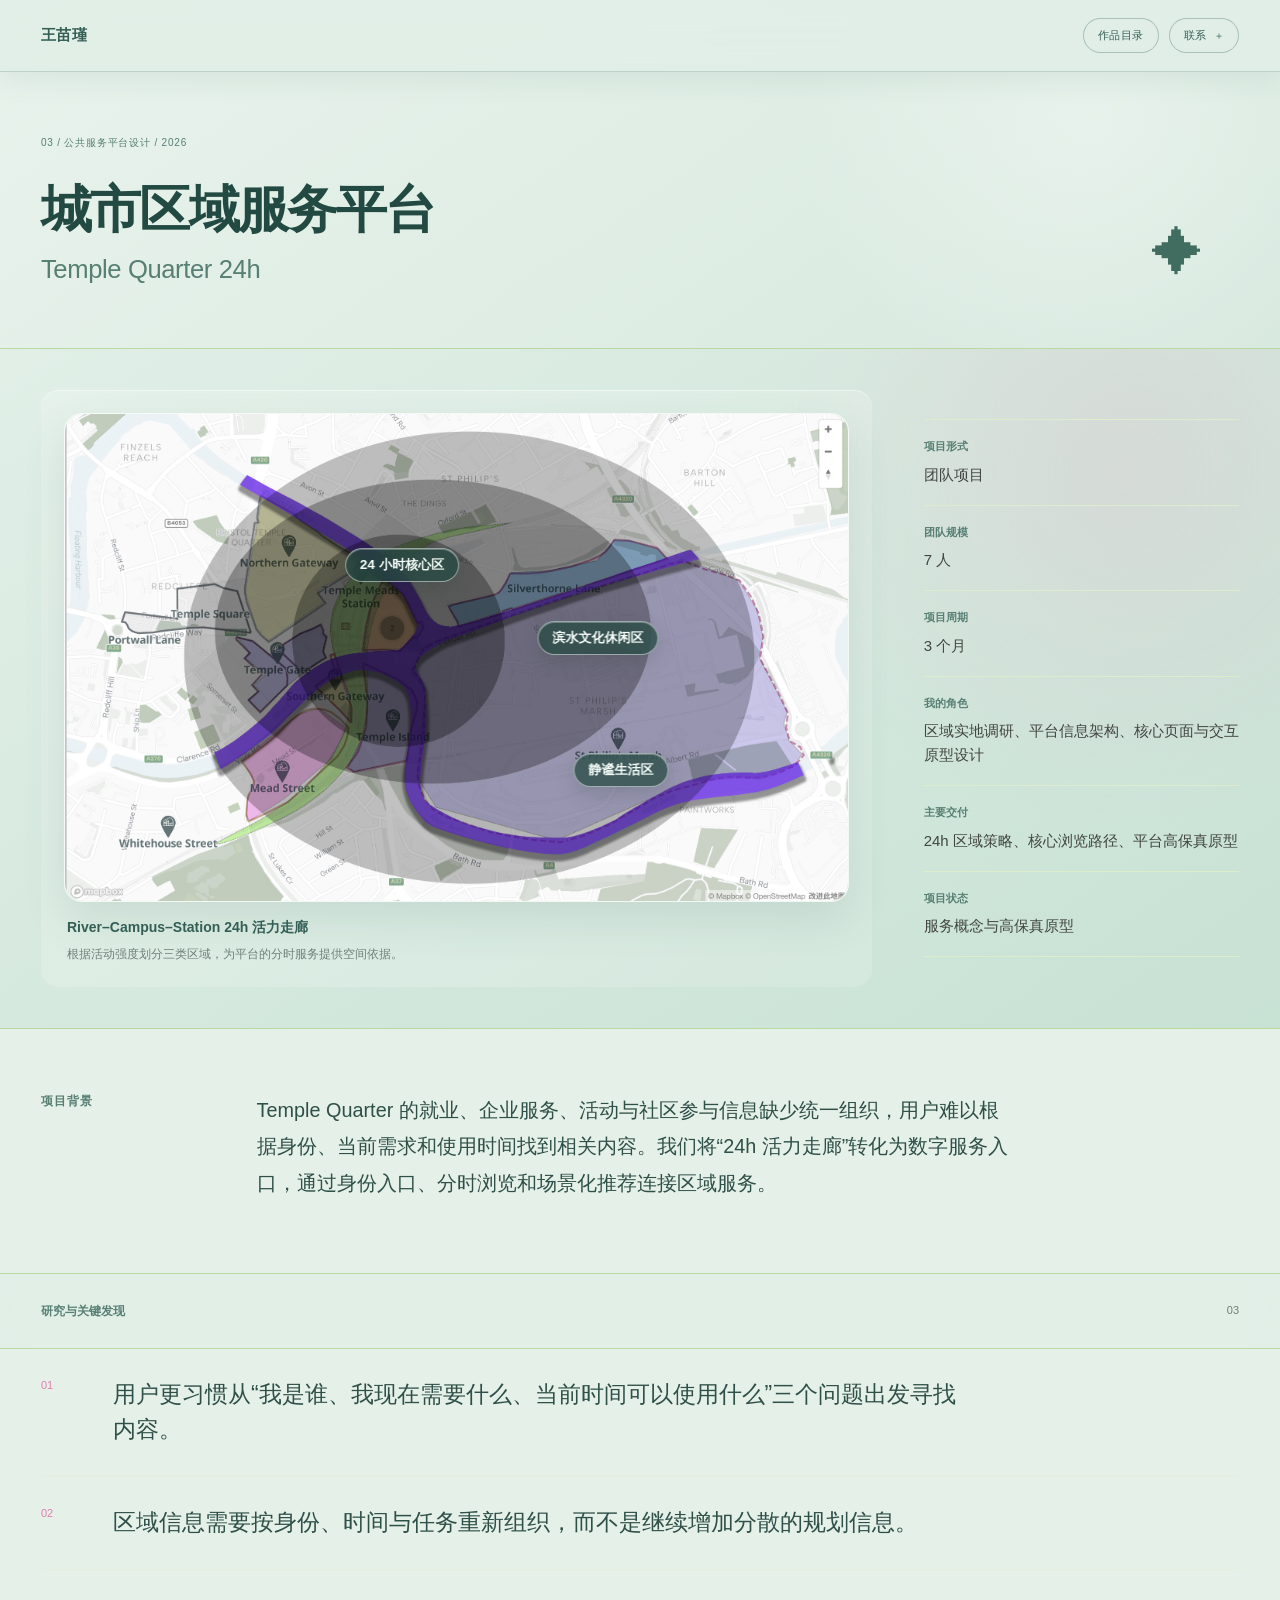
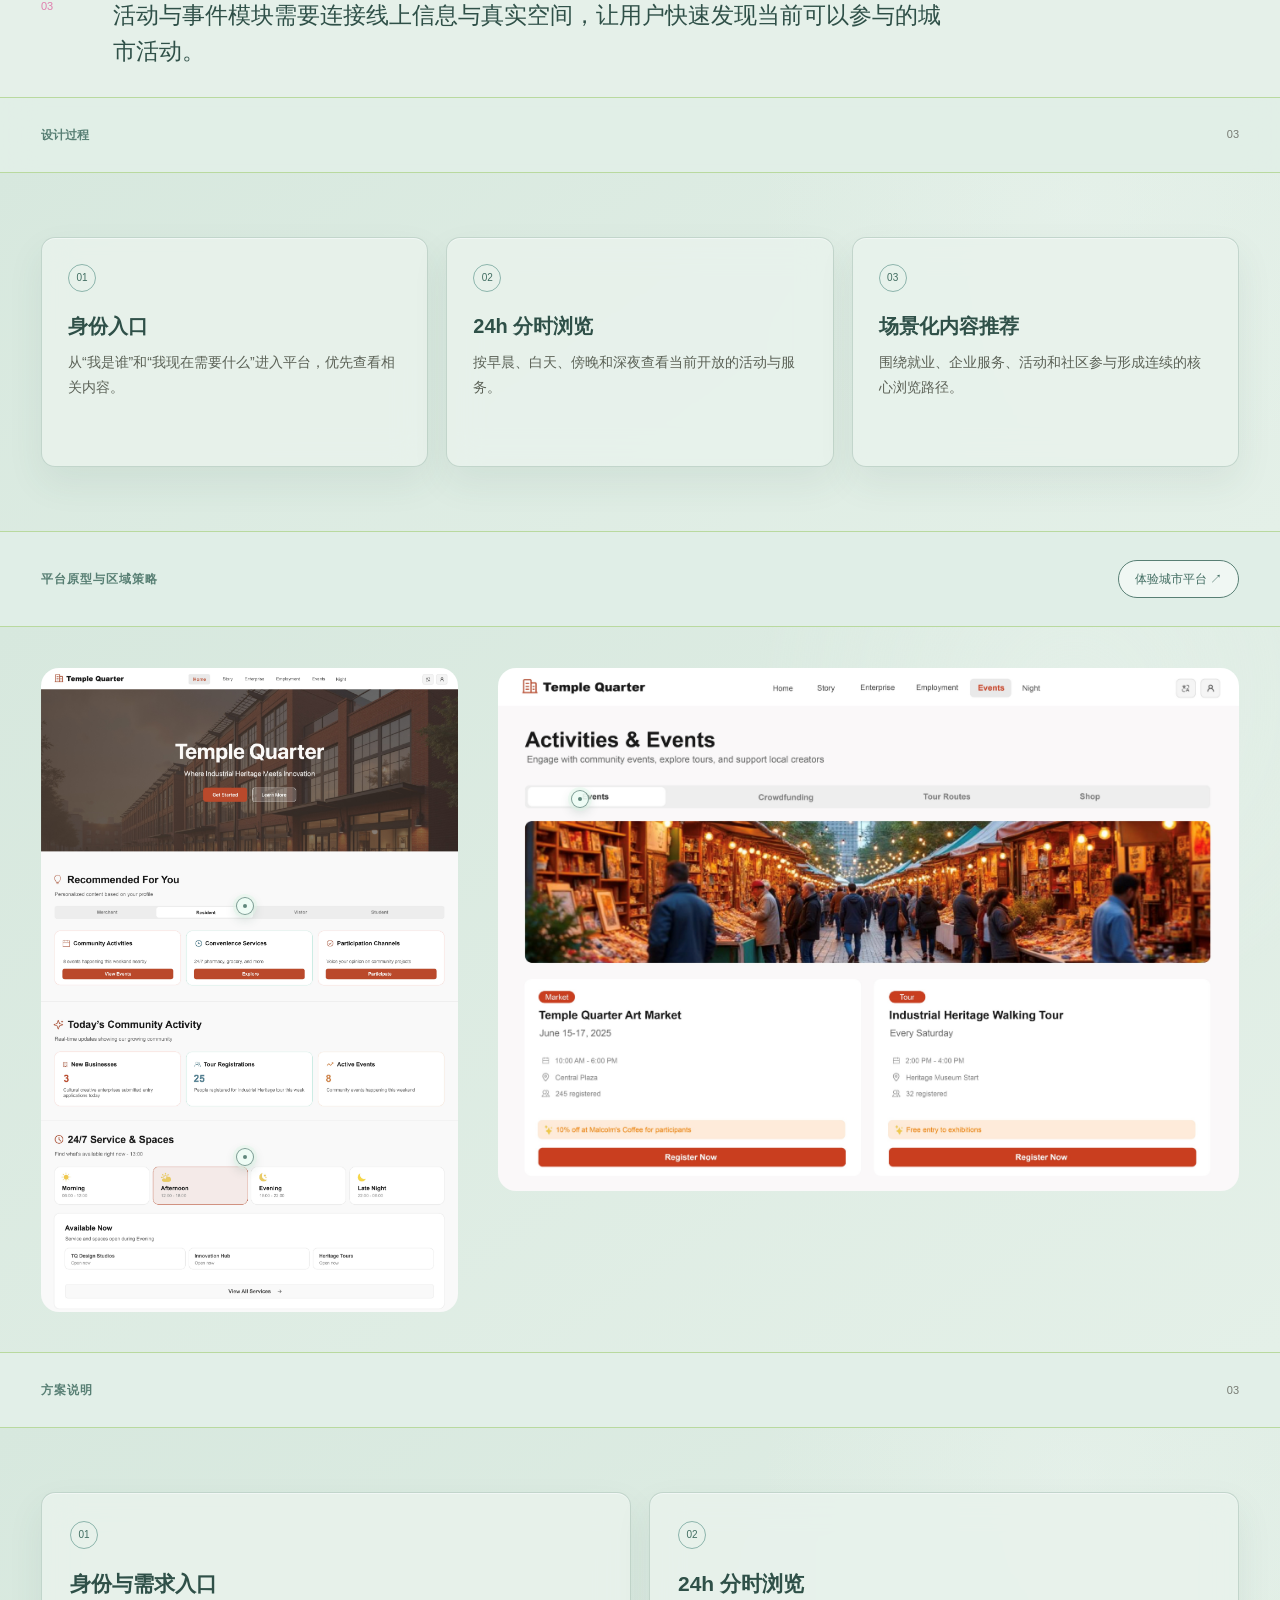
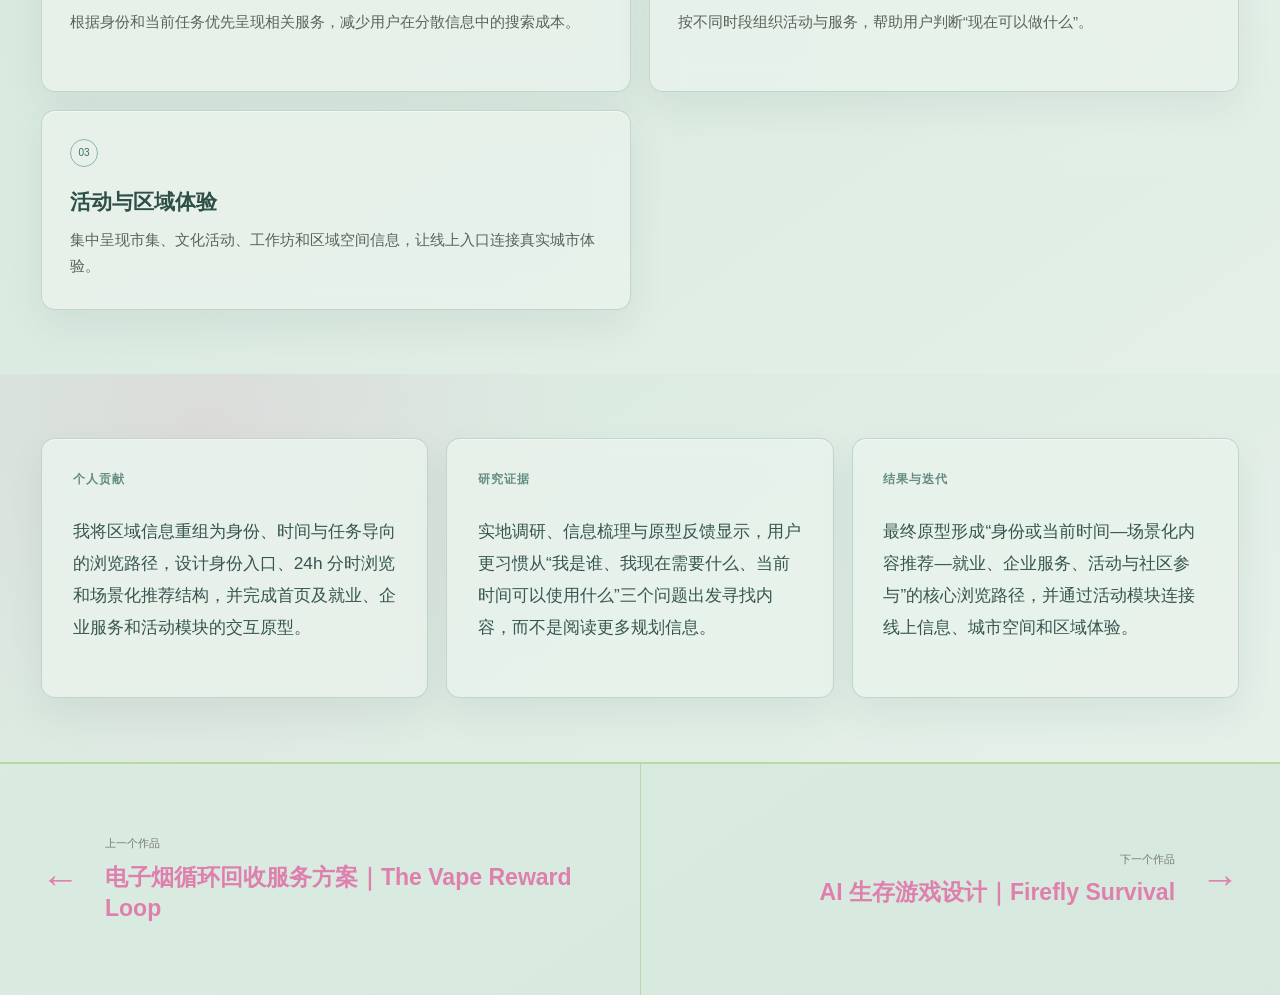
<file: work/temple-quarter/index.html>
<!DOCTYPE html>
<html lang="zh-CN">
<head>
<meta charSet="utf-8"/>
<meta name="viewport" content="width=device-width, initial-scale=1"/>
<style data-exported-styles>/*! tailwindcss v4.2.1 | MIT License | https://tailwindcss.com */
@layer theme{:root,:host{--font-sans:ui-sans-serif, system-ui, sans-serif, "Apple Color Emoji", "Segoe UI Emoji", "Segoe UI Symbol", "Noto Color Emoji";--font-mono:ui-monospace, SFMono-Regular, Menlo, Monaco, Consolas, "Liberation Mono", "Courier New", monospace;--spacing:.25rem;--default-font-family:var(--font-sans);--default-mono-font-family:var(--font-mono)}}@layer base{*,:after,:before,::backdrop{box-sizing:border-box;border:0 solid;margin:0;padding:0}::file-selector-button{box-sizing:border-box;border:0 solid;margin:0;padding:0}html,:host{-webkit-text-size-adjust:100%;tab-size:4;line-height:1.5;font-family:var(--default-font-family,ui-sans-serif, system-ui, sans-serif, "Apple Color Emoji", "Segoe UI Emoji", "Segoe UI Symbol", "Noto Color Emoji");font-feature-settings:var(--default-font-feature-settings,normal);font-variation-settings:var(--default-font-variation-settings,normal);-webkit-tap-highlight-color:transparent}hr{height:0;color:inherit;border-top-width:1px}abbr:where([title]){-webkit-text-decoration:underline dotted;text-decoration:underline dotted}h1,h2,h3,h4,h5,h6{font-size:inherit;font-weight:inherit}a{color:inherit;-webkit-text-decoration:inherit;-webkit-text-decoration:inherit;-webkit-text-decoration:inherit;-webkit-text-decoration:inherit;text-decoration:inherit}b,strong{font-weight:bolder}code,kbd,samp,pre{font-family:var(--default-mono-font-family,ui-monospace, SFMono-Regular, Menlo, Monaco, Consolas, "Liberation Mono", "Courier New", monospace);font-feature-settings:var(--default-mono-font-feature-settings,normal);font-variation-settings:var(--default-mono-font-variation-settings,normal);font-size:1em}small{font-size:80%}sub,sup{vertical-align:baseline;font-size:75%;line-height:0;position:relative}sub{bottom:-.25em}sup{top:-.5em}table{text-indent:0;border-color:inherit;border-collapse:collapse}:-moz-focusring{outline:auto}progress{vertical-align:baseline}summary{display:list-item}ol,ul,menu{list-style:none}img,svg,video,canvas,audio,iframe,embed,object{vertical-align:middle;display:block}img,video{max-width:100%;height:auto}button,input,select,optgroup,textarea{font:inherit;font-feature-settings:inherit;font-variation-settings:inherit;letter-spacing:inherit;color:inherit;opacity:1;background-color:#0000;border-radius:0}::file-selector-button{font:inherit;font-feature-settings:inherit;font-variation-settings:inherit;letter-spacing:inherit;color:inherit;opacity:1;background-color:#0000;border-radius:0}:where(select:is([multiple],[size])) optgroup{font-weight:bolder}:where(select:is([multiple],[size])) optgroup option{padding-inline-start:20px}::file-selector-button{margin-inline-end:4px}::placeholder{opacity:1}@supports (not ((-webkit-appearance:-apple-pay-button))) or (contain-intrinsic-size:1px){::placeholder{color:currentColor}@supports (color:color-mix(in lab, red, red)){::placeholder{color:color-mix(in oklab, currentcolor 50%, transparent)}}}textarea{resize:vertical}::-webkit-search-decoration{-webkit-appearance:none}::-webkit-date-and-time-value{min-height:1lh;text-align:inherit}::-webkit-datetime-edit{display:inline-flex}::-webkit-datetime-edit-fields-wrapper{padding:0}::-webkit-datetime-edit{padding-block:0}::-webkit-datetime-edit-year-field{padding-block:0}::-webkit-datetime-edit-month-field{padding-block:0}::-webkit-datetime-edit-day-field{padding-block:0}::-webkit-datetime-edit-hour-field{padding-block:0}::-webkit-datetime-edit-minute-field{padding-block:0}::-webkit-datetime-edit-second-field{padding-block:0}::-webkit-datetime-edit-millisecond-field{padding-block:0}::-webkit-datetime-edit-meridiem-field{padding-block:0}::-webkit-calendar-picker-indicator{line-height:1}:-moz-ui-invalid{box-shadow:none}button,input:where([type=button],[type=reset],[type=submit]){appearance:button}::file-selector-button{appearance:button}::-webkit-inner-spin-button{height:auto}::-webkit-outer-spin-button{height:auto}[hidden]:where(:not([hidden=until-found])){display:none!important}}@layer components;@layer utilities{.relative{position:relative}.start{inset-inline-start:var(--spacing)}.inline{display:inline}.table{display:table}.antialiased{-webkit-font-smoothing:antialiased;-moz-osx-font-smoothing:grayscale}}:root{--paper:#f4f3ee;--ink:#171717;--muted:#73736e;--line:#c9c8c0}*{box-sizing:border-box}html{scroll-behavior:smooth}body{background:var(--paper);color:var(--ink);margin:0;font-family:Arial,PingFang SC,Microsoft YaHei,sans-serif}a{color:inherit;text-decoration:none}img{max-width:100%;display:block}.site-header{border-bottom:1px solid var(--line);letter-spacing:.08em;justify-content:space-between;align-items:center;height:72px;padding:0 3.2vw;font-size:12px;display:flex}.site-header .name{letter-spacing:.02em;font-size:15px;font-weight:700}.index-page{min-height:100vh}.index-intro{color:var(--muted);letter-spacing:.12em;justify-content:space-between;padding:36px 3.2vw 8vh;font-size:11px;display:flex}.project-index{border-top:1px solid var(--ink)}.index-row{border-bottom:1px solid var(--line);grid-template-columns:8% 1fr 25% 30px;align-items:center;height:112px;padding:0 3.2vw;transition:background .2s;display:grid;position:relative}.index-no,.index-type{color:var(--muted);font-size:11px}.index-title{font-family:Georgia,Songti SC,serif;font-size:clamp(25px,3.4vw,48px)}.index-arrow{font-size:18px}.index-row img{object-fit:cover;opacity:0;pointer-events:none;z-index:2;width:230px;height:140px;position:absolute;top:50%;right:11vw;transform:translateY(-50%);box-shadow:0 10px 25px #0002}.index-row:hover img{opacity:1}.simple-footer{color:var(--muted);justify-content:space-between;padding:9vh 3.2vw 28px;font-size:10px;display:flex}.case-page{max-width:1600px;margin:auto}.compact-title{padding:7vh 3.2vw 8vh}.compact-title>p{color:var(--muted);letter-spacing:.1em;margin:0 0 5vh;font-size:10px}.compact-title h1{letter-spacing:-.05em;margin:0;font:400 clamp(44px,7vw,102px)/.95 Georgia,Songti SC,serif}.compact-title h2{max-width:760px;margin:4vh 0 0;font-size:clamp(18px,2vw,28px);font-weight:400;line-height:1.55}.feature-cover,.feature-video{object-fit:cover;background:#111;width:100%;height:min(62vw,820px)}.highlights{border-bottom:1px solid var(--line);padding:8vh 3.2vw}.highlights>p{color:var(--muted);letter-spacing:.14em;margin:0 0 5vh;font-size:10px}.highlights>div{grid-template-columns:repeat(3,1fr);gap:4vw;display:grid}.highlights article{border-top:1px solid;padding-top:16px}.highlights span{font:18px Georgia,serif}.highlights article p{font-size:15px;line-height:1.7}.visual-gallery{background:#dfded8;grid-template-columns:1fr 1fr;gap:3.2vw;padding:3.2vw;display:grid}.visual-gallery img{align-self:center;width:100%;height:auto}.visual-gallery img:first-child:nth-last-child(odd){grid-column:1/-1}.case-actions{border-bottom:1px solid var(--line);gap:28px;padding:5vh 3.2vw;font-size:12px;display:flex}.case-actions a{border-bottom:1px solid;padding-bottom:4px}.next-project{grid-template-columns:20% 1fr auto;align-items:end;padding:10vh 3.2vw;display:grid}.next-project span{color:var(--muted);font-size:11px}.next-project strong{font:400 clamp(36px,6vw,84px) Georgia,Songti SC,serif}.next-project b{font-size:36px;font-weight:400}@media (width<=760px){.index-intro{padding-bottom:5vh}.index-row{grid-template-columns:12% 1fr 25px;height:96px}.index-type,.index-row img{display:none}.highlights>div,.visual-gallery{grid-template-columns:1fr}.feature-cover,.feature-video{height:65vw}.next-project{grid-template-columns:1fr auto;gap:20px}.next-project span{grid-column:1/-1}.simple-footer{gap:20px}}:root{--paper:#fbfff7;--ink:#393939;--muted:#777b73;--line:#b9d99f;--pink:#df7fae;--green:#9fc47d}body{background:radial-gradient(circle at 82% 4%,#ebffd7 0,#0000 27%),linear-gradient(120deg,#fff 5%,#f7ffe9 60%,#efffd9 100%)}.index-page,.case-page{position:relative;overflow:hidden}.index-page:before,.case-page:before{content:"";z-index:-1;border:2px solid var(--green);border-radius:50%;width:42vw;height:42vw;position:absolute;top:-28vw;right:11vw}.site-header{border-color:var(--line)}.site-header .name,.index-intro p:first-child,.compact-title>p,.highlights>p{color:var(--pink)}.project-index{border-top-color:var(--green)}.index-row{border-bottom-color:var(--line)}.index-row:hover{background:#f1ffdf}.index-title,.compact-title h1,.next-project strong{color:var(--pink);letter-spacing:-.03em;font-family:PingFang SC,Hiragino Sans GB,Microsoft YaHei,sans-serif;font-weight:500}.compact-title{border-bottom:1px solid var(--line)}.compact-title h2{max-width:680px;font-size:clamp(16px,1.8vw,24px)}.feature-cover,.feature-video{object-fit:contain;background:#fff;height:auto;max-height:820px;padding:3vw}.highlights{border-color:var(--line);background:#fff}.highlights article{border-color:var(--green)}.highlights span{color:var(--pink)}.visual-gallery{background:linear-gradient(135deg,#f6ffe9,#fff)}.visual-gallery img{background:#fff;padding:1.5vw}.case-actions,.next-project{border-color:var(--line)}@media (width<=760px){.index-page:before,.case-page:before{width:90vw;height:90vw;top:-62vw;right:-15vw}.feature-cover,.feature-video{height:auto;padding:16px}}.site-header,.index-page,.case-page{-webkit-font-smoothing:antialiased;font-family:PingFang SC,Hiragino Sans GB,Microsoft YaHei,-apple-system,BlinkMacSystemFont,Segoe UI,sans-serif}.grouped-index{gap:16px;width:min(1180px,100% - 6.4vw);margin:0 auto 10vh;display:grid}.category-accordion{border:1px solid color-mix(in srgb, var(--green) 58%, white);background:#ffffffdb;border-radius:16px;overflow:hidden;box-shadow:0 8px 30px #4d6d310d}.category-accordion summary{cursor:pointer;grid-template-columns:minmax(260px,1fr) minmax(180px,.7fr) 50px 24px;align-items:center;gap:24px;min-height:104px;padding:0 28px;list-style:none;transition:background .2s;display:grid}.category-accordion summary::-webkit-details-marker{display:none}.category-accordion summary:hover{background:#f7ffed}.category-accordion[open] summary{border-bottom:1px solid var(--line)}.category-name{color:#262626;letter-spacing:-.03em;font-size:clamp(20px,2.1vw,30px);font-weight:600}.category-description,.category-count{color:var(--muted);font-size:12px}.category-count{text-align:right;font-variant-numeric:tabular-nums}.category-toggle{width:20px;height:20px;position:relative}.category-toggle:before,.category-toggle:after{content:"";background:var(--pink);width:16px;height:1px;transition:transform .2s;position:absolute;top:9px;left:2px}.category-toggle:after{transform:rotate(90deg)}.category-accordion[open] .category-toggle:after{transform:rotate(0)}.category-accordion .project-index{border-top:0}.about-panel{background:linear-gradient(135deg,#fff 20%,#f6ffed);grid-template-columns:minmax(0,1fr) minmax(320px,.8fr);gap:clamp(28px,6vw,84px);padding:clamp(30px,5vw,72px) 28px;display:grid}.about-panel>p{color:#444940;margin:0;font-size:16px;line-height:1.9}.about-panel .about-lead{color:#292c28;font-size:clamp(22px,2.4vw,34px);font-weight:600;line-height:1.55}.about-meta{border-top:1px solid #dceccc;grid-column:1/-1;grid-template-columns:1fr 1fr;gap:32px;padding-top:28px;display:grid}.about-meta span{color:var(--pink);letter-spacing:.08em;font-size:11px;font-weight:600}.about-meta p{color:#565c52;margin:10px 0 0;font-size:14px;line-height:1.8}.category-accordion .index-row{background:#fff;grid-template-columns:54px minmax(0,1fr) 160px 24px;height:96px;padding:0 28px}.category-accordion .index-row:last-child{border-bottom:0}.category-accordion .index-title{color:#2d2d2d;letter-spacing:-.035em;text-overflow:ellipsis;white-space:nowrap;font-size:clamp(18px,2vw,27px);font-weight:500;overflow:hidden}.category-accordion .index-row:hover .index-title{color:#e98ab9}.project-background{border-bottom:1px solid var(--line);background:#ffffffeb;grid-template-columns:minmax(140px,18%) minmax(0,760px);padding:7vh 3.2vw 8vh;display:grid}.project-background>p,.output-section>header p,.solution-section>header p{color:var(--pink);letter-spacing:.08em;margin:0;font-size:12px;font-weight:600}.project-background h2{letter-spacing:0;margin:0;font-size:clamp(17px,1.55vw,23px);font-weight:400;line-height:1.82}.case-summary-section{border-bottom:1px solid var(--line);background:linear-gradient(135deg,#f5ffeb,#fff 70%);grid-template-columns:repeat(3,minmax(0,1fr));gap:18px;padding:clamp(34px,5vw,76px) 3.2vw;display:grid}.case-summary-section article{background:#fffffff0;border:1px solid #dceccc;border-radius:14px;min-height:260px;padding:clamp(22px,2.4vw,34px)}.case-summary-section article>p{color:var(--pink);letter-spacing:.08em;margin:0 0 28px;font-size:12px;font-weight:600}.case-summary-section article>h2{color:#3f443d;margin:0;font-size:clamp(15px,1.35vw,19px);font-weight:400;line-height:1.85}@media (width<=900px){.case-summary-section{grid-template-columns:1fr}.case-summary-section article{min-height:0}}.compact-title{padding-top:7vh;padding-bottom:7vh}.compact-title h1{color:#2b2e2a;max-width:980px;font-size:inherit;letter-spacing:0;flex-direction:column;gap:14px;line-height:1.18;display:flex}.compact-title h1 span{letter-spacing:-.035em;font-size:clamp(34px,4vw,58px);font-weight:600}.compact-title h1 em{color:var(--pink);letter-spacing:-.015em;font-size:clamp(18px,2vw,28px);font-style:normal;font-weight:500}.compact-title>p{color:#8a9086;letter-spacing:.08em;margin-bottom:30px}.project-overview{border-bottom:1px solid var(--line);background:linear-gradient(135deg,#f3ffe8,#fff 72%);grid-template-columns:minmax(0,1.45fr) minmax(300px,.55fr);align-items:center;gap:clamp(24px,4vw,64px);padding:clamp(24px,3.2vw,52px);display:grid}.overview-visual{aspect-ratio:16/10;background:#fff;border:1px solid #dceccc;border-radius:16px;overflow:hidden;box-shadow:0 16px 38px #3b592317}.overview-visual>img{object-fit:cover;width:100%;height:100%;transform:none}.project-c-the-sign .overview-visual>img{transform:none}.scene-hero{width:100%;height:100%;position:relative;overflow:hidden}.scene-hero>img{object-fit:cover;width:100%;height:100%}.project-mockup{color:#223027;background:linear-gradient(145deg,#ecf7e2,#fdfefd 65%);grid-template-rows:auto minmax(0,1fr) auto;gap:clamp(12px,1.4vw,20px);width:100%;height:100%;padding:clamp(18px,2.2vw,34px);display:grid}.mockup-medical{background:linear-gradient(145deg,#eaf4f7,#fdfefe 62%)}.mockup-city{background:linear-gradient(145deg,#eef0f1,#fbffe7 70%)}.mockup-nature{background:linear-gradient(145deg,#dcebd3,#f8f5e9 70%)}.mockup-pet{background:linear-gradient(145deg,#fff2a9,#fff8dc 70%)}.mockup-game{color:#effff2;background:radial-gradient(circle at 78% 18%,#315e52,#102c28 68%)}.mockup-circular{color:#edfff4;background:linear-gradient(145deg,#0f2d27,#1e6951)}.mockup-meta,.mockup-caption{justify-content:space-between;align-items:center;gap:20px;display:flex}.mockup-meta{letter-spacing:.12em;opacity:.72;font-size:9px;font-weight:600}.mockup-caption strong{font-size:clamp(14px,1.5vw,22px);font-weight:600}.mockup-caption span{opacity:.66;font-size:10px}.device-window{background:#fff;border:1px solid #15311f29;border-radius:12px;min-height:0;overflow:hidden;box-shadow:0 20px 50px #14321e2e}.device-toolbar{background:#f8faf7;border-bottom:1px solid #e9ede7;align-items:center;gap:5px;height:24px;padding:0 10px;display:flex}.device-toolbar i{background:#cdd5ca;border-radius:50%;width:5px;height:5px}.device-toolbar b{background:#e9eee7;border-radius:5px;width:34%;height:6px;margin-left:auto}.mockup-image{height:calc(100% - 24px);position:relative;overflow:hidden}.mockup-image img{object-fit:cover;width:100%;height:100%}.mockup-medical .mockup-image img,.mockup-city .mockup-image img,.mockup-nature .mockup-image img,.mockup-pet .mockup-image img,.mockup-game .mockup-image img,.mockup-circular .mockup-image img{transform:none}.mockup-image.multi{background:#f4f7f3;grid-template-columns:repeat(2,minmax(0,1fr));gap:12px;padding:12px;display:grid}.mockup-image.multi img{object-fit:contain;background:#fff;border:1px solid #e0e8de;border-radius:6px;min-width:0}.mockup-circular .mockup-image.multi{background:linear-gradient(145deg,#e6f2ed,#f9fffc);grid-template-columns:repeat(2,minmax(90px,190px));justify-content:center}.project-overview dl{margin:0}.project-overview dl>div{border-bottom:1px solid #dceccc;padding:18px 0}.project-overview dl>div:first-child{border-top:1px solid #dceccc}.project-overview dt{color:var(--pink);margin-bottom:8px;font-size:11px;font-weight:600}.project-overview dd{color:#424640;margin:0;font-size:15px;line-height:1.6}.editorial-section{border-bottom:1px solid var(--line);background:#fff}.editorial-section>header{border-bottom:1px solid var(--line);justify-content:space-between;padding:28px 3.2vw;display:flex}.editorial-section>header p{color:var(--pink);margin:0;font-size:12px;font-weight:600}.editorial-section>header span{color:var(--muted);font-size:11px}.insight-list{padding:0 3.2vw}.insight-list article{border-bottom:1px solid #e5eedc;grid-template-columns:72px minmax(0,850px);padding:28px 0;display:grid}.insight-list article:last-child{border-bottom:0}.insight-list article>span{color:var(--pink);font-size:11px}.insight-list article p{margin:0;font-size:clamp(17px,1.8vw,25px);line-height:1.55}.process-grid,.testing-grid{background:#fbfff7;grid-template-columns:repeat(3,minmax(0,1fr));gap:18px;padding:clamp(28px,5vw,76px) 3.2vw;display:grid}.process-grid article,.testing-grid article{background:#fff;border:1px solid #dceccc;border-radius:14px;flex-direction:column;align-items:flex-start;min-height:230px;padding:26px;display:flex}.process-grid article>span,.testing-grid article>span,.solution-grid article>span{width:28px;height:28px;color:var(--pink);border:1px solid #efb3d0;border-radius:50%;flex:0 0 28px;place-items:center;font-size:10px;line-height:1;display:grid}.process-grid h2,.testing-grid h2{margin:20px 0 10px;font-size:20px;font-weight:600;line-height:1.4}.process-grid p,.testing-grid p{color:#5c6257;margin:0;font-size:14px;line-height:1.75}.contribution-section,.result-section{border-bottom:1px solid var(--line);grid-template-columns:minmax(140px,18%) minmax(0,760px);padding:8vh 3.2vw 9vh;display:grid}.contribution-section{background:#fff0f8}.result-section{background:#fff}.contribution-section>p,.result-section>p{color:#db78aa;margin:0;font-size:12px;font-weight:600}.contribution-section h2,.result-section h2{margin:0;font-size:clamp(17px,1.55vw,23px);font-weight:400;line-height:1.82}.output-section>header,.solution-section>header{border-bottom:1px solid var(--line);background:#fff;justify-content:space-between;align-items:center;padding:28px 3.2vw;display:flex}.output-links{flex-wrap:wrap;justify-content:flex-end;gap:10px;display:flex}.output-section>header a{border:1px solid var(--green);color:#405c2c;border-radius:999px;padding:9px 16px;font-size:12px}.output-gallery{background:linear-gradient(135deg,#f3ffe8,#fff 70%);grid-template-columns:1fr 1fr;gap:clamp(20px,3.2vw,52px);padding:clamp(20px,3.2vw,52px);display:grid}.output-gallery img{background:#fff;border:1px solid #e7efdf;border-radius:12px;align-self:center;width:100%;height:auto;padding:clamp(8px,1vw,18px);box-shadow:0 12px 34px #3b592314}.output-gallery img:first-child:nth-last-child(odd){grid-column:1/-1}.output-gallery img:only-child{object-fit:contain;max-height:86vh}.output-gallery.supporting{border-top:1px solid var(--line)}.output-3ce-website .output-gallery{grid-template-columns:repeat(3,minmax(0,1fr));align-items:start;gap:clamp(16px,2vw,28px);padding-block:clamp(28px,4vw,48px)}.output-3ce-website .output-gallery img,.output-3ce-website .output-gallery img:first-child:nth-last-child(odd){object-fit:contain;grid-column:auto;width:100%;height:clamp(300px,34vw,470px);padding:10px}.output-vape-loop .output-gallery{grid-template-columns:repeat(4,minmax(0,1fr));align-items:start;gap:clamp(10px,1.4vw,20px)}.output-vape-loop .output-gallery img,.output-vape-loop .output-gallery img:first-child:nth-last-child(odd){object-fit:contain;grid-column:auto;width:100%;height:auto;padding:6px}.output-section .feature-video{background:#171717;width:100%;max-height:none;padding:clamp(20px,3.2vw,52px)}.solution-section{border-top:1px solid var(--line);background:#fff}.solution-section>header span{color:var(--muted);font-size:11px}.solution-grid{background:#fbfff7;grid-template-columns:repeat(2,minmax(0,1fr));gap:18px;padding:clamp(28px,5vw,76px) 3.2vw;display:grid}.solution-grid article{background:#fff;border:1px solid #dceccc;border-radius:14px;flex-direction:column;align-items:flex-start;min-height:200px;padding:28px;display:flex}.solution-grid h2{margin:20px 0 10px;font-size:21px;font-weight:600;line-height:1.4}.solution-grid p{color:#5c6257;max-width:560px;margin:0;font-size:15px;line-height:1.75}.next-project strong{letter-spacing:-.025em;padding-right:24px;font-size:clamp(22px,2.8vw,40px);line-height:1.3}@media (width<=760px){.grouped-index{gap:12px;width:calc(100% - 32px)}.category-accordion summary{grid-template-columns:1fr 28px 20px;gap:12px;min-height:92px;padding:18px}.category-name{font-size:20px}.category-description{grid-area:2/1/auto/-1}.category-count{grid-area:1/2}.category-toggle{grid-area:1/3}.category-accordion .index-row{grid-template-columns:34px 1fr 20px;height:auto;min-height:88px;padding:18px}.category-accordion .index-title{white-space:normal;line-height:1.35}.category-accordion .index-type{display:none}.about-panel{grid-template-columns:1fr;gap:22px;padding:28px 18px}.about-meta{grid-column:auto;grid-template-columns:1fr;gap:22px}.project-background{grid-template-columns:1fr;gap:30px}.project-background h2{font-size:18px}.project-overview{grid-template-columns:1fr}.output-section>header{align-items:flex-start;gap:20px}.output-links{max-width:72%}.process-grid,.testing-grid{grid-template-columns:1fr}.process-grid article,.testing-grid article{min-height:210px}.insight-list article{grid-template-columns:42px 1fr}.contribution-section,.result-section{grid-template-columns:1fr;gap:30px}.output-gallery,.solution-grid{grid-template-columns:1fr}.output-3ce-website .output-gallery{grid-template-columns:repeat(3,minmax(150px,1fr));overflow-x:auto}.output-vape-loop .output-gallery{grid-template-columns:repeat(4,minmax(160px,1fr));overflow-x:auto}.solution-grid article{min-height:180px}.compact-title h1 span{font-size:clamp(31px,9vw,42px)}.compact-title h1 em{font-size:19px}.next-project strong{padding-right:8px;font-size:clamp(20px,5.6vw,28px)}}
</style>
<title>王苗瑾 — 数字产品与体验设计作品集</title>
<meta name="description" content="王苗瑾的数字产品、服务系统、互动游戏、响应式界面与视觉叙事作品集。"/>
<link rel="shortcut icon" href="../../favicon.svg"/>
<link rel="icon" href="../../favicon.svg"/>


<style data-vinext-fonts>.__font_geist_1qyd02f { font-family: 'Geist', sans-serif; }

.__variable_geist_1qyd02f { --font-geist-sans: 'Geist', sans-serif; }

.__font_geist_mono_0vffvn2 { font-family: 'Geist Mono', sans-serif; }

.__variable_geist_mono_0vffvn2 { --font-geist-mono: 'Geist Mono', sans-serif; }
</style>
<link rel="stylesheet" href="../../assets/portfolio-fixes.css">
<link rel="stylesheet" href="../../assets/retro-mint-theme.css?v=20260726-tooltip-horizontal-7">
<script src="../../assets/folder-interactions.js?v=20260726-zone-static" defer></script>
</head>
<body class="__variable_geist_1qyd02f __variable_geist_mono_0vffvn2 antialiased">
<main class="case-page">
<header class="site-header">
<a href="../../index.html#top" class="name">王苗瑾</a>
<nav class="header-actions" aria-label="联系方式与导航">
<a href="../../index.html#portfolio">作品目录</a>
<details class="contact-menu">
<summary>联系</summary>
<div class="contact-popover">
<a href="tel:+8615639519961"><span>拨打电话</span><small>15639519961</small></a>
<a href="mailto:miaojinwang12@gmail.com"><span>发送邮件</span><small>miaojinwang12@gmail.com</small></a>
</div>
</details>
</nav>
</header>
<section class="compact-title">
<p>03 / 公共服务平台设计 / 2026</p>
<h1>
<span>城市区域服务平台</span>
<em>Temple Quarter 24h</em>
</h1>
</section>
<section class="project-overview project-temple-quarter">
<div class="overview-visual overview-visual-captioned">
<figure class="ppt-figure">
<div class="annotated-visual temple-zone-map">
<img src="../../visual/ppt-temple-map.jpg" alt="River–Campus–Station 24h 活力走廊完整区域图"/>
<span class="zone-label zone-core">24 小时核心区</span>
<span class="zone-label zone-water">滨水文化休闲区</span>
<span class="zone-label zone-quiet">静谧生活区</span>
</div>
<figcaption>
<strong>River–Campus–Station 24h 活力走廊</strong>
<span>根据活动强度划分三类区域，为平台的分时服务提供空间依据。</span>
</figcaption>
</figure>
</div>
<dl>
<div>
<dt>项目形式</dt>
<dd>团队项目</dd>
</div>
<div>
<dt>团队规模</dt>
<dd>7 人</dd>
</div>
<div>
<dt>项目周期</dt>
<dd>3 个月</dd>
</div>
<div>
<dt>我的角色</dt>
<dd>区域实地调研、平台信息架构、核心页面与交互原型设计</dd>
</div>
<div>
<dt>主要交付</dt>
<dd>24h 区域策略、核心浏览路径、平台高保真原型</dd>
</div>
<div>
<dt>项目状态</dt>
<dd>服务概念与高保真原型</dd>
</div>
</dl>
</section>
<section class="project-background">
<p>项目背景</p>
<h2>Temple Quarter 的就业、企业服务、活动与社区参与信息缺少统一组织，用户难以根据身份、当前需求和使用时间找到相关内容。我们将“24h 活力走廊”转化为数字服务入口，通过身份入口、分时浏览和场景化推荐连接区域服务。</h2>
</section>
<section class="editorial-section insight-section">
<header>
<p>研究与关键发现</p>
<span>03</span>
</header>
<div class="insight-list">
<article>
<span>01</span>
<p>用户更习惯从“我是谁、我现在需要什么、当前时间可以使用什么”三个问题出发寻找内容。</p>
</article>
<article>
<span>02</span>
<p>区域信息需要按身份、时间与任务重新组织，而不是继续增加分散的规划信息。</p>
</article>
<article>
<span>03</span>
<p>活动与事件模块需要连接线上信息与真实空间，让用户快速发现当前可以参与的城市活动。</p>
</article>
</div>
</section>
<section class="editorial-section process-section">
<header>
<p>设计过程</p>
<span>03</span>
</header>
<div class="process-grid">
<article>
<span>01</span>
<div>
<h2>身份入口</h2>
<p>从“我是谁”和“我现在需要什么”进入平台，优先查看相关内容。</p>
</div>
</article>
<article>
<span>02</span>
<div>
<h2>24h 分时浏览</h2>
<p>按早晨、白天、傍晚和深夜查看当前开放的活动与服务。</p>
</div>
</article>
<article>
<span>03</span>
<div>
<h2>场景化内容推荐</h2>
<p>围绕就业、企业服务、活动和社区参与形成连续的核心浏览路径。</p>
</div>
</article>
</div>
</section>
<section class="output-section output-temple-quarter">
<header>
<p>平台原型与区域策略</p>
<div class="output-links">
<a href="https://templequarter-hub.lovable.app" target="_blank" rel="noreferrer">体验城市平台 ↗</a>
</div>
</header>
<div class="output-gallery temple-prototype-gallery">
<figure class="ppt-figure annotated-prototype temple-home-annotation">
<img src="../../visual/temple-home-hd.jpg" alt="Temple Quarter 24h 平台首页完整高清界面"/>
<button class="annotation-hotspot hotspot-identity" type="button" aria-label="查看身份入口说明">
<span class="hotspot-dot" aria-hidden="true"></span>
<span class="hotspot-tooltip" role="tooltip">
<strong>身份入口</strong>
<span>从“我是谁”和“我现在需要什么”进入平台，优先查看相关内容。</span>
</span>
</button>
<button class="annotation-hotspot hotspot-time" type="button" aria-label="查看24小时分时浏览说明">
<span class="hotspot-dot" aria-hidden="true"></span>
<span class="hotspot-tooltip" role="tooltip">
<strong>24h 分时浏览</strong>
<span>按早晨、白天、傍晚和深夜查看当前开放的活动与服务。</span>
</span>
</button>
</figure>
<figure class="ppt-figure annotated-prototype temple-activities-annotation">
<img src="../../visual/ppt-temple-activities.jpg" alt="Temple Quarter 24h 活动与事件完整界面"/>
<button class="annotation-hotspot hotspot-events hotspot-tooltip-start" type="button" aria-label="查看活动与事件说明">
<span class="hotspot-dot" aria-hidden="true"></span>
<span class="hotspot-tooltip" role="tooltip">
<strong>活动与事件</strong>
<span>集中呈现市集、文化活动、工作坊和区域空间信息，让用户从线上入口进入真实的城市活动。</span>
</span>
</button>
</figure>
</div>
</section>
<section class="solution-section">
<header>
<p>方案说明</p>
<span>03</span>
</header>
<div class="solution-grid">
<article>
<span>01</span>
<h2>身份与需求入口</h2>
<p>根据身份和当前任务优先呈现相关服务，减少用户在分散信息中的搜索成本。</p>
</article>
<article>
<span>02</span>
<h2>24h 分时浏览</h2>
<p>按不同时段组织活动与服务，帮助用户判断“现在可以做什么”。</p>
</article>
<article>
<span>03</span>
<h2>活动与区域体验</h2>
<p>集中呈现市集、文化活动、工作坊和区域空间信息，让线上入口连接真实城市体验。</p>
</article>
</div>
</section>
<section class="case-summary-section" aria-label="案例总结">
<article>
<p>个人贡献</p>
<h2>我将区域信息重组为身份、时间与任务导向的浏览路径，设计身份入口、24h 分时浏览和场景化推荐结构，并完成首页及就业、企业服务和活动模块的交互原型。</h2>
</article>
<article>
<p>研究证据</p>
<h2>实地调研、信息梳理与原型反馈显示，用户更习惯从“我是谁、我现在需要什么、当前时间可以使用什么”三个问题出发寻找内容，而不是阅读更多规划信息。</h2>
</article>
<article>
<p>结果与迭代</p>
<h2>最终原型形成“身份或当前时间—场景化内容推荐—就业、企业服务、活动与社区参与”的核心浏览路径，并通过活动模块连接线上信息、城市空间和区域体验。</h2>
</article>
</section>
<nav class="project-pagination" aria-label="作品翻页"><a href="../vape-loop/index.html"><b>←</b><div><span>上一个作品</span><strong>电子烟循环回收服务方案｜The Vape Reward Loop</strong></div></a><a href="../firefly/index.html"><div><span>下一个作品</span><strong>AI 生存游戏设计｜Firefly Survival</strong></div><b>→</b></a></nav>
</main>
</body>
</html>
</file>
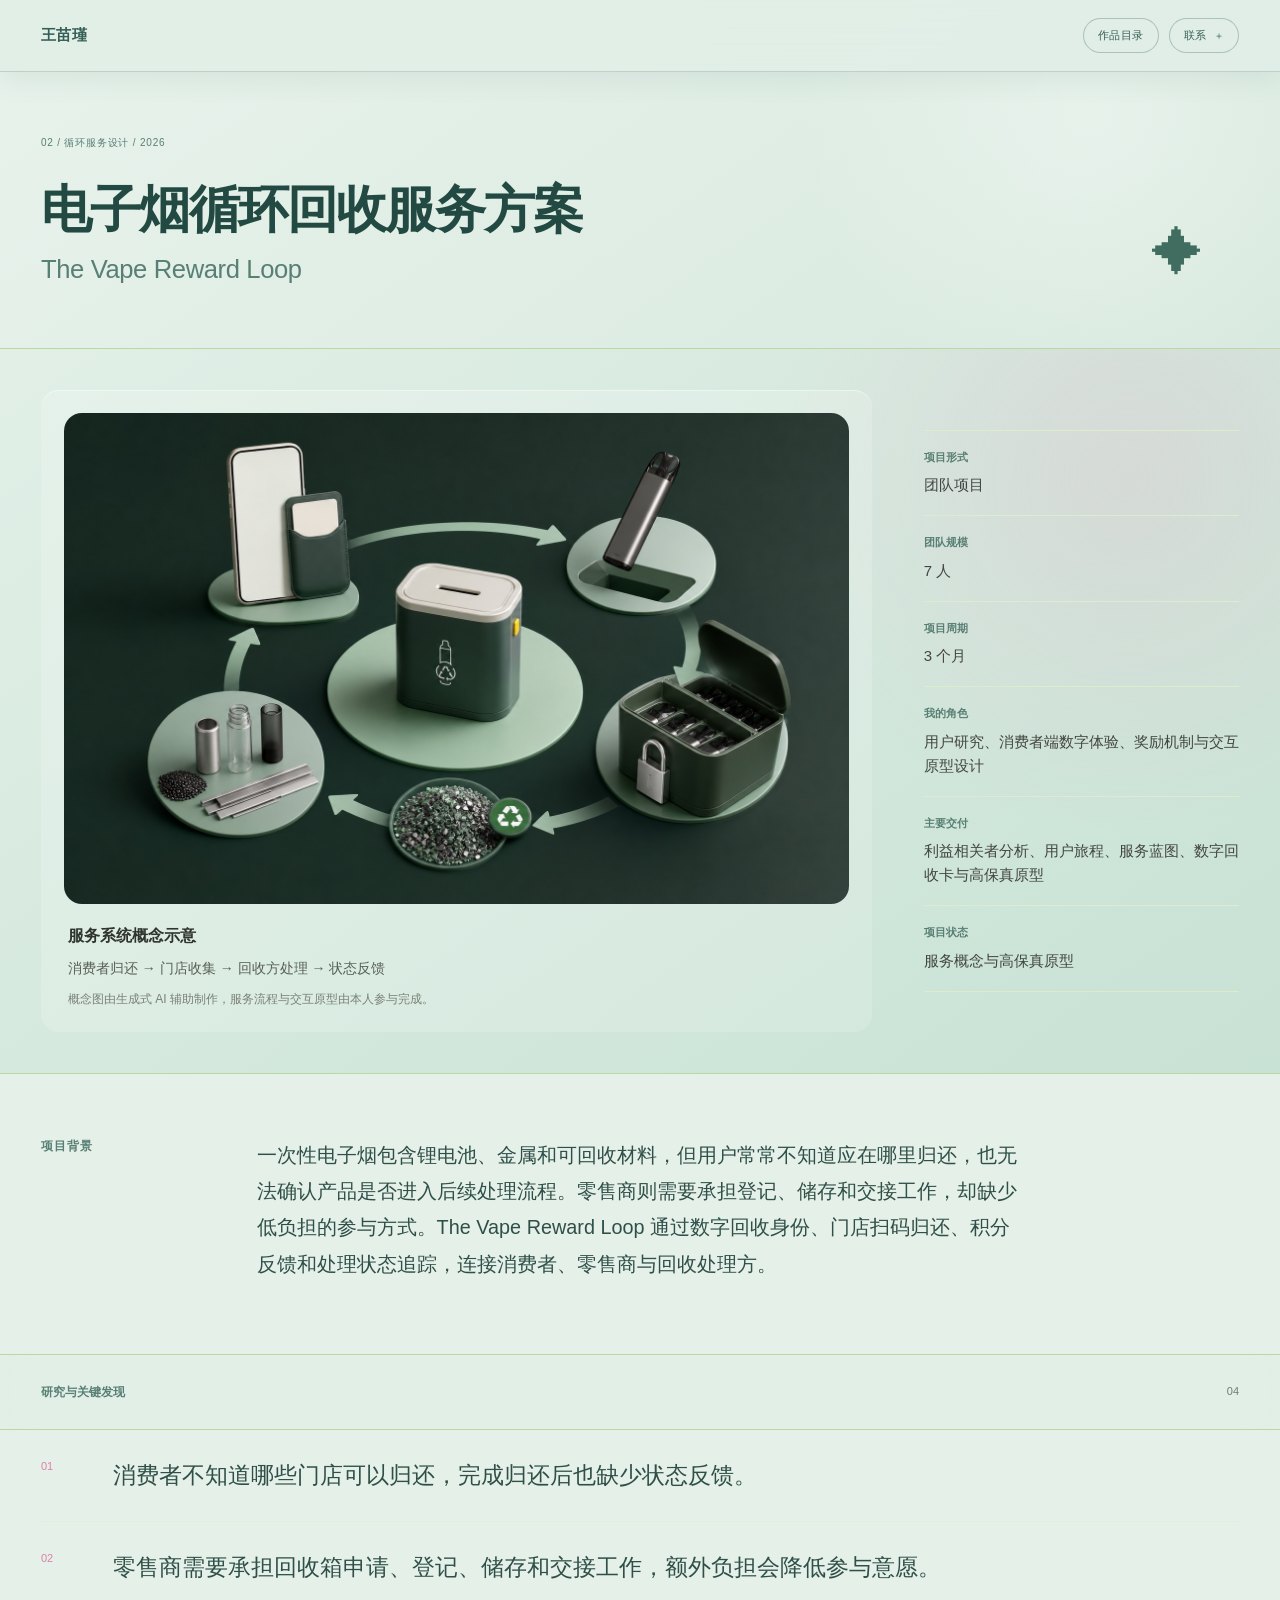
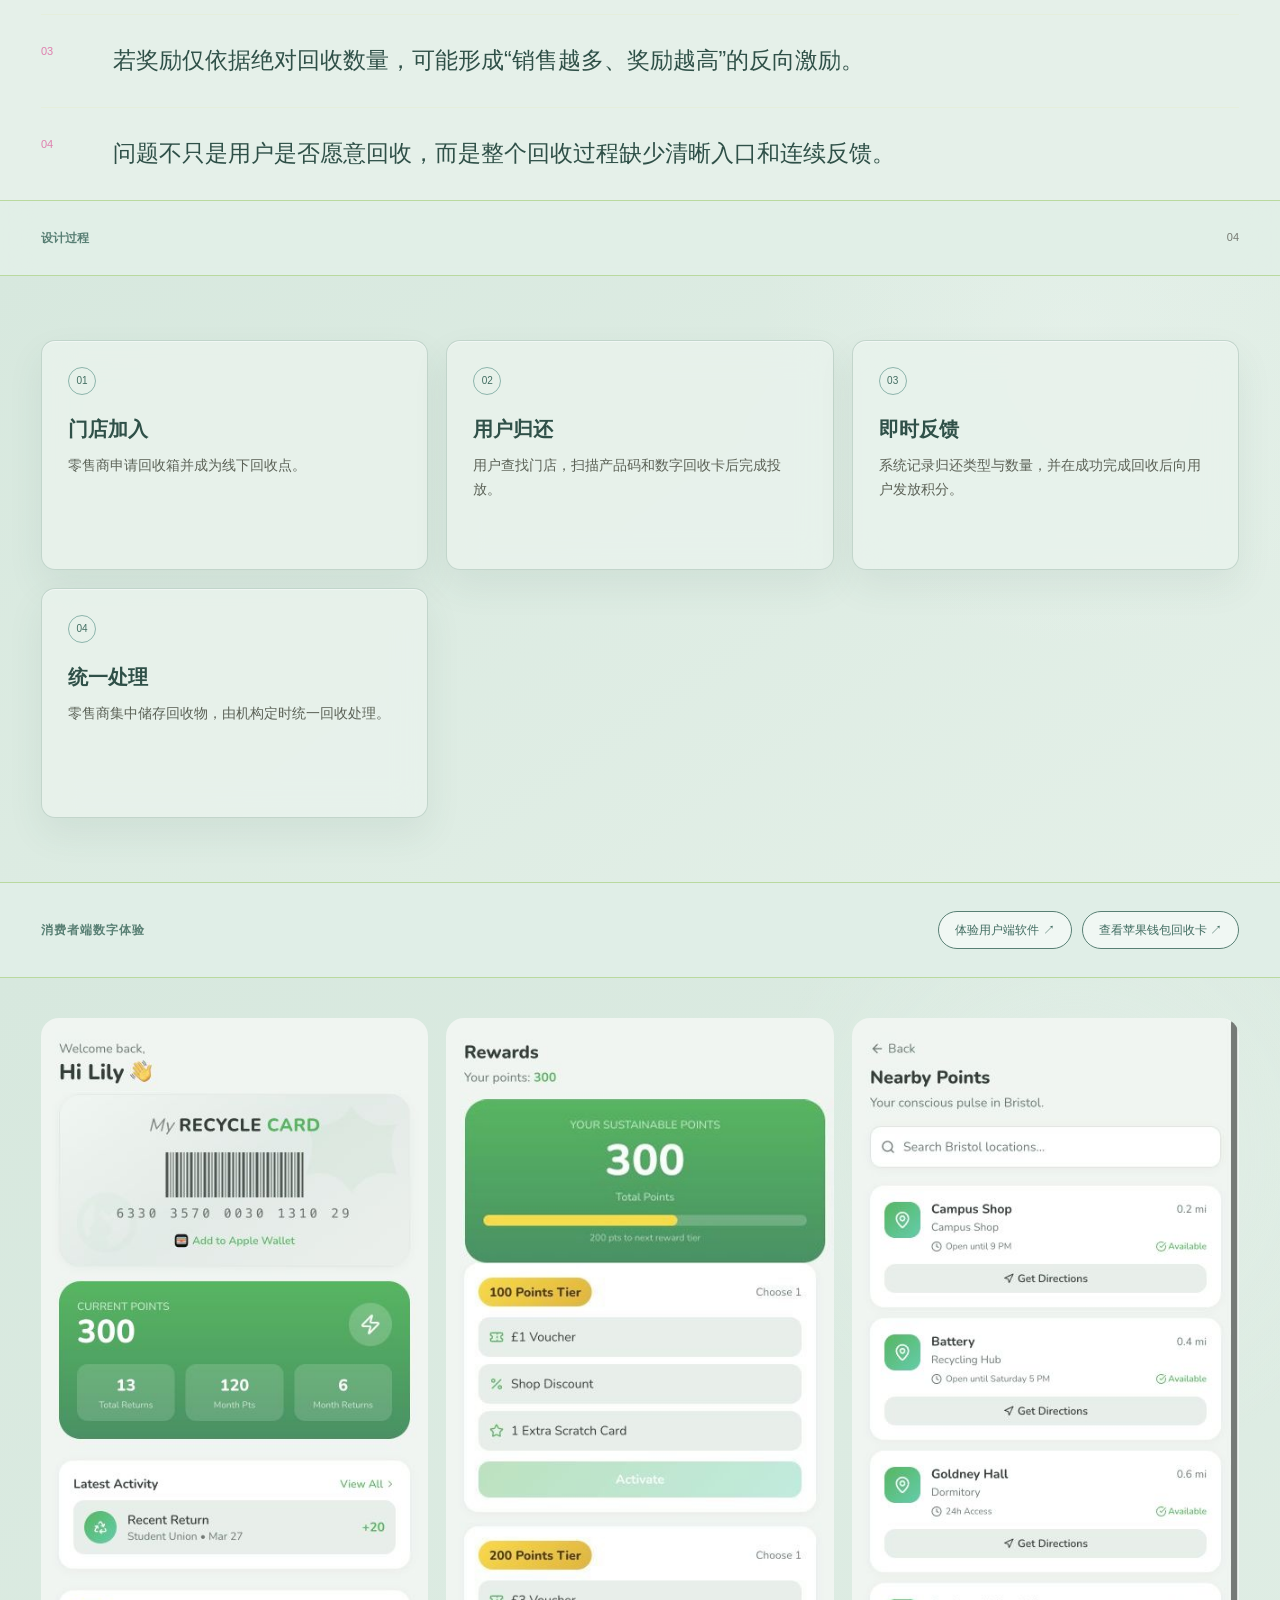
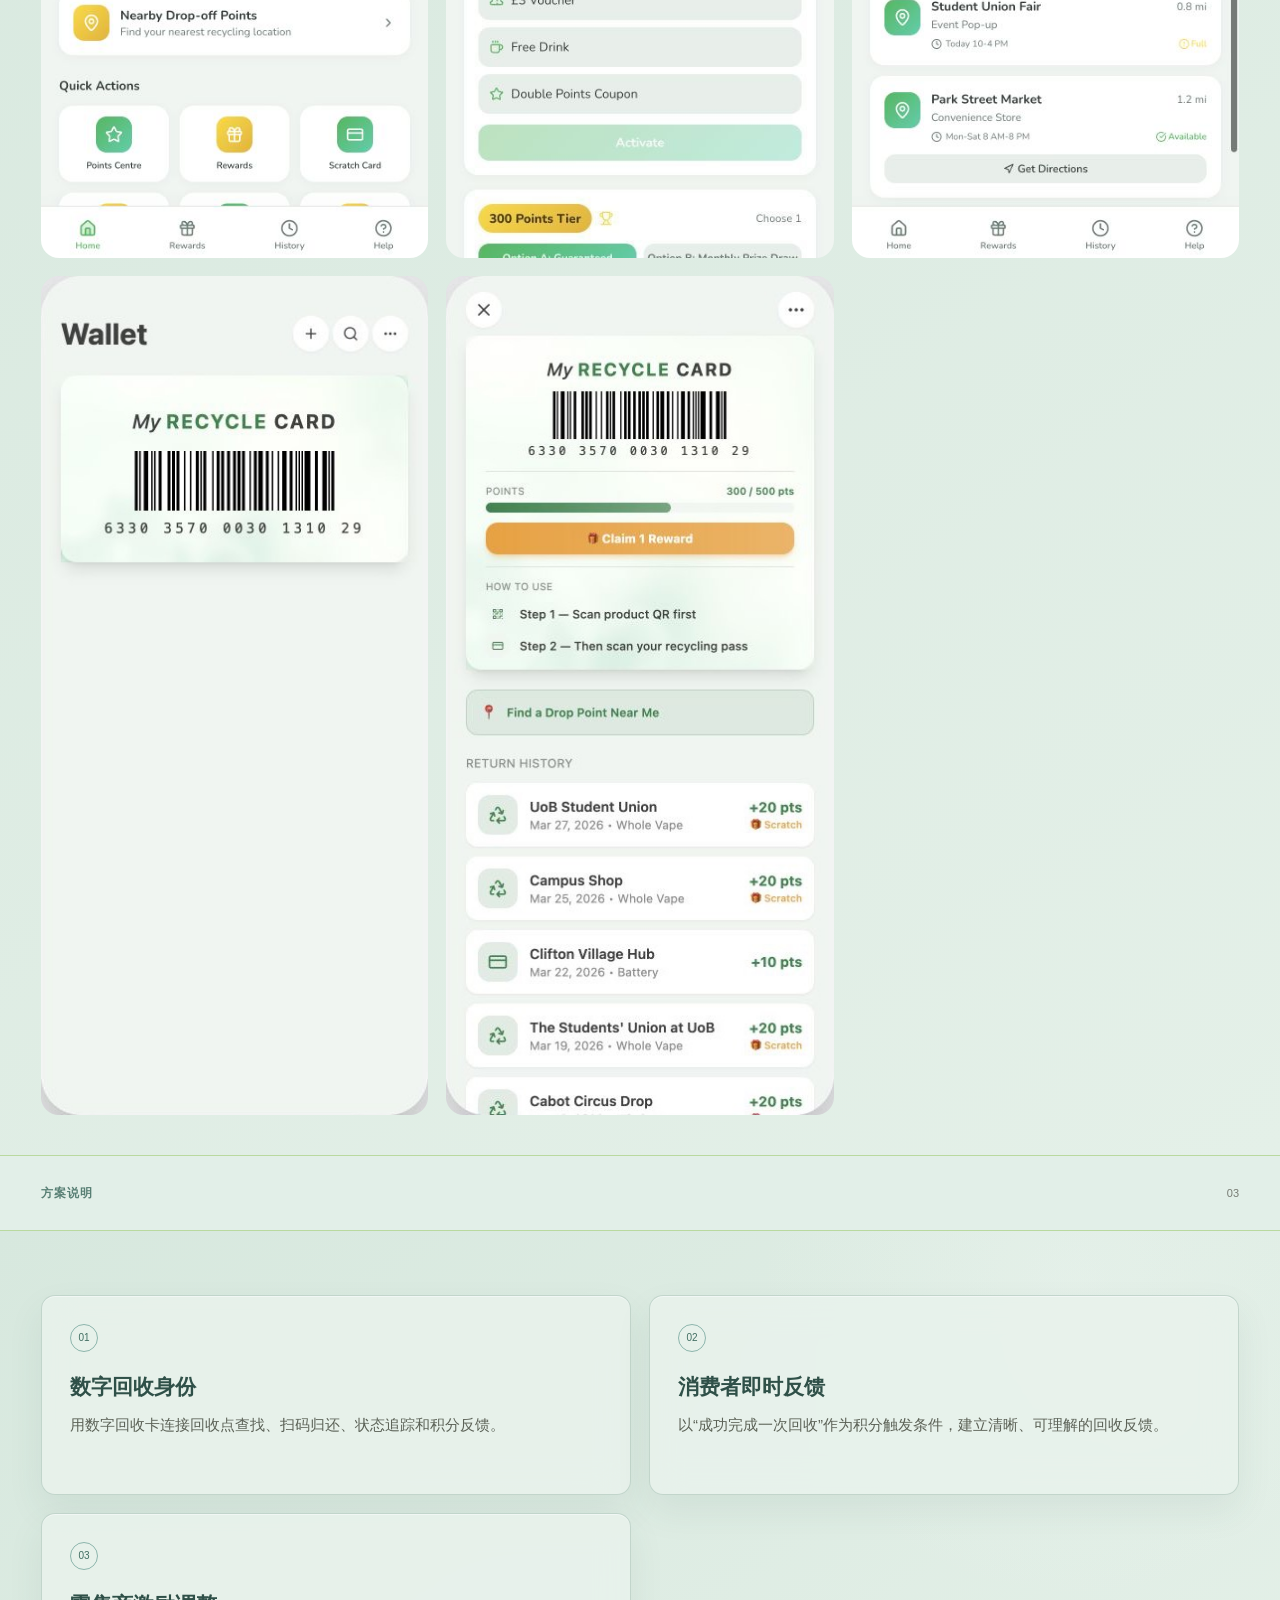
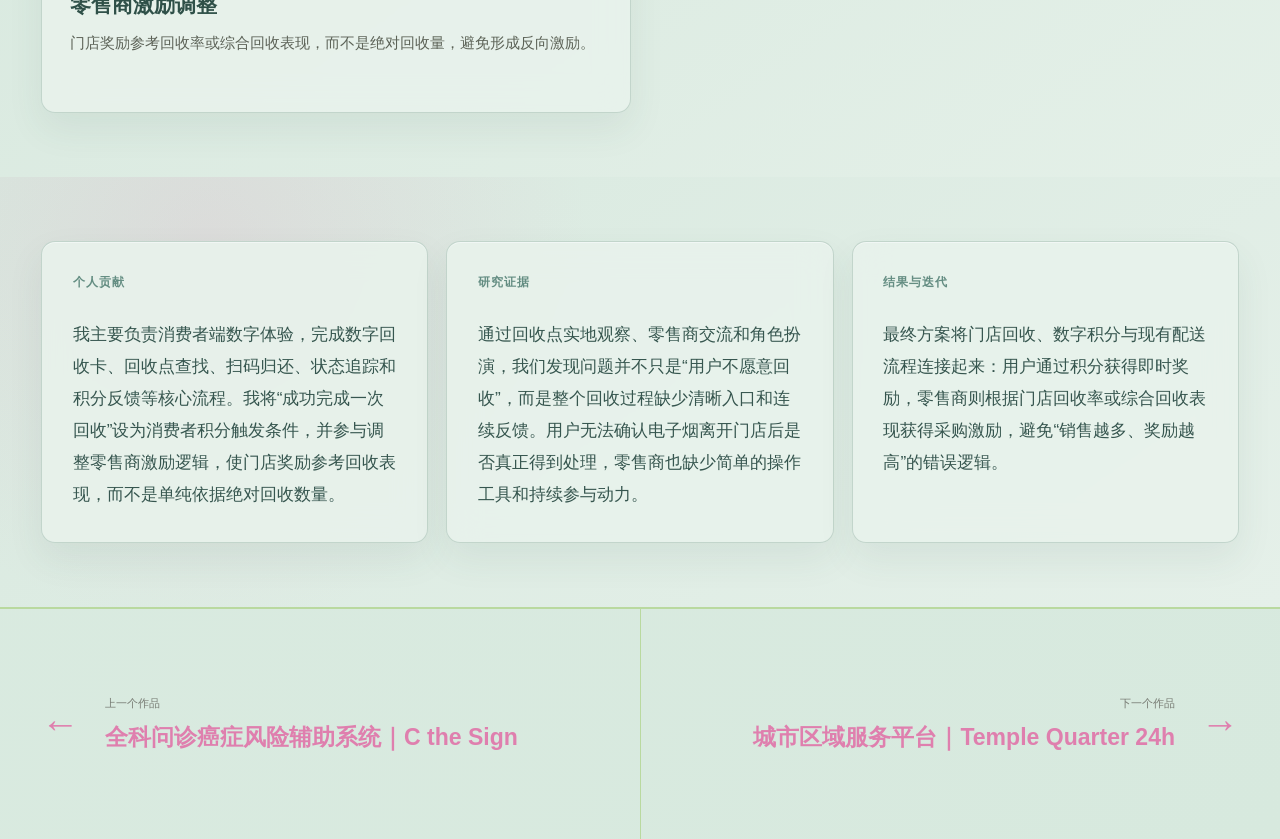
<file: work/vape-loop/index.html>
<!DOCTYPE html>
<html lang="zh-CN">
<head>
<meta charSet="utf-8"/>
<meta name="viewport" content="width=device-width, initial-scale=1"/>
<style data-exported-styles>/*! tailwindcss v4.2.1 | MIT License | https://tailwindcss.com */
@layer theme{:root,:host{--font-sans:ui-sans-serif, system-ui, sans-serif, "Apple Color Emoji", "Segoe UI Emoji", "Segoe UI Symbol", "Noto Color Emoji";--font-mono:ui-monospace, SFMono-Regular, Menlo, Monaco, Consolas, "Liberation Mono", "Courier New", monospace;--spacing:.25rem;--default-font-family:var(--font-sans);--default-mono-font-family:var(--font-mono)}}@layer base{*,:after,:before,::backdrop{box-sizing:border-box;border:0 solid;margin:0;padding:0}::file-selector-button{box-sizing:border-box;border:0 solid;margin:0;padding:0}html,:host{-webkit-text-size-adjust:100%;tab-size:4;line-height:1.5;font-family:var(--default-font-family,ui-sans-serif, system-ui, sans-serif, "Apple Color Emoji", "Segoe UI Emoji", "Segoe UI Symbol", "Noto Color Emoji");font-feature-settings:var(--default-font-feature-settings,normal);font-variation-settings:var(--default-font-variation-settings,normal);-webkit-tap-highlight-color:transparent}hr{height:0;color:inherit;border-top-width:1px}abbr:where([title]){-webkit-text-decoration:underline dotted;text-decoration:underline dotted}h1,h2,h3,h4,h5,h6{font-size:inherit;font-weight:inherit}a{color:inherit;-webkit-text-decoration:inherit;-webkit-text-decoration:inherit;-webkit-text-decoration:inherit;-webkit-text-decoration:inherit;text-decoration:inherit}b,strong{font-weight:bolder}code,kbd,samp,pre{font-family:var(--default-mono-font-family,ui-monospace, SFMono-Regular, Menlo, Monaco, Consolas, "Liberation Mono", "Courier New", monospace);font-feature-settings:var(--default-mono-font-feature-settings,normal);font-variation-settings:var(--default-mono-font-variation-settings,normal);font-size:1em}small{font-size:80%}sub,sup{vertical-align:baseline;font-size:75%;line-height:0;position:relative}sub{bottom:-.25em}sup{top:-.5em}table{text-indent:0;border-color:inherit;border-collapse:collapse}:-moz-focusring{outline:auto}progress{vertical-align:baseline}summary{display:list-item}ol,ul,menu{list-style:none}img,svg,video,canvas,audio,iframe,embed,object{vertical-align:middle;display:block}img,video{max-width:100%;height:auto}button,input,select,optgroup,textarea{font:inherit;font-feature-settings:inherit;font-variation-settings:inherit;letter-spacing:inherit;color:inherit;opacity:1;background-color:#0000;border-radius:0}::file-selector-button{font:inherit;font-feature-settings:inherit;font-variation-settings:inherit;letter-spacing:inherit;color:inherit;opacity:1;background-color:#0000;border-radius:0}:where(select:is([multiple],[size])) optgroup{font-weight:bolder}:where(select:is([multiple],[size])) optgroup option{padding-inline-start:20px}::file-selector-button{margin-inline-end:4px}::placeholder{opacity:1}@supports (not ((-webkit-appearance:-apple-pay-button))) or (contain-intrinsic-size:1px){::placeholder{color:currentColor}@supports (color:color-mix(in lab, red, red)){::placeholder{color:color-mix(in oklab, currentcolor 50%, transparent)}}}textarea{resize:vertical}::-webkit-search-decoration{-webkit-appearance:none}::-webkit-date-and-time-value{min-height:1lh;text-align:inherit}::-webkit-datetime-edit{display:inline-flex}::-webkit-datetime-edit-fields-wrapper{padding:0}::-webkit-datetime-edit{padding-block:0}::-webkit-datetime-edit-year-field{padding-block:0}::-webkit-datetime-edit-month-field{padding-block:0}::-webkit-datetime-edit-day-field{padding-block:0}::-webkit-datetime-edit-hour-field{padding-block:0}::-webkit-datetime-edit-minute-field{padding-block:0}::-webkit-datetime-edit-second-field{padding-block:0}::-webkit-datetime-edit-millisecond-field{padding-block:0}::-webkit-datetime-edit-meridiem-field{padding-block:0}::-webkit-calendar-picker-indicator{line-height:1}:-moz-ui-invalid{box-shadow:none}button,input:where([type=button],[type=reset],[type=submit]){appearance:button}::file-selector-button{appearance:button}::-webkit-inner-spin-button{height:auto}::-webkit-outer-spin-button{height:auto}[hidden]:where(:not([hidden=until-found])){display:none!important}}@layer components;@layer utilities{.relative{position:relative}.start{inset-inline-start:var(--spacing)}.inline{display:inline}.table{display:table}.antialiased{-webkit-font-smoothing:antialiased;-moz-osx-font-smoothing:grayscale}}:root{--paper:#f4f3ee;--ink:#171717;--muted:#73736e;--line:#c9c8c0}*{box-sizing:border-box}html{scroll-behavior:smooth}body{background:var(--paper);color:var(--ink);margin:0;font-family:Arial,PingFang SC,Microsoft YaHei,sans-serif}a{color:inherit;text-decoration:none}img{max-width:100%;display:block}.site-header{border-bottom:1px solid var(--line);letter-spacing:.08em;justify-content:space-between;align-items:center;height:72px;padding:0 3.2vw;font-size:12px;display:flex}.site-header .name{letter-spacing:.02em;font-size:15px;font-weight:700}.index-page{min-height:100vh}.index-intro{color:var(--muted);letter-spacing:.12em;justify-content:space-between;padding:36px 3.2vw 8vh;font-size:11px;display:flex}.project-index{border-top:1px solid var(--ink)}.index-row{border-bottom:1px solid var(--line);grid-template-columns:8% 1fr 25% 30px;align-items:center;height:112px;padding:0 3.2vw;transition:background .2s;display:grid;position:relative}.index-no,.index-type{color:var(--muted);font-size:11px}.index-title{font-family:Georgia,Songti SC,serif;font-size:clamp(25px,3.4vw,48px)}.index-arrow{font-size:18px}.index-row img{object-fit:cover;opacity:0;pointer-events:none;z-index:2;width:230px;height:140px;position:absolute;top:50%;right:11vw;transform:translateY(-50%);box-shadow:0 10px 25px #0002}.index-row:hover img{opacity:1}.simple-footer{color:var(--muted);justify-content:space-between;padding:9vh 3.2vw 28px;font-size:10px;display:flex}.case-page{max-width:1600px;margin:auto}.compact-title{padding:7vh 3.2vw 8vh}.compact-title>p{color:var(--muted);letter-spacing:.1em;margin:0 0 5vh;font-size:10px}.compact-title h1{letter-spacing:-.05em;margin:0;font:400 clamp(44px,7vw,102px)/.95 Georgia,Songti SC,serif}.compact-title h2{max-width:760px;margin:4vh 0 0;font-size:clamp(18px,2vw,28px);font-weight:400;line-height:1.55}.feature-cover,.feature-video{object-fit:cover;background:#111;width:100%;height:min(62vw,820px)}.highlights{border-bottom:1px solid var(--line);padding:8vh 3.2vw}.highlights>p{color:var(--muted);letter-spacing:.14em;margin:0 0 5vh;font-size:10px}.highlights>div{grid-template-columns:repeat(3,1fr);gap:4vw;display:grid}.highlights article{border-top:1px solid;padding-top:16px}.highlights span{font:18px Georgia,serif}.highlights article p{font-size:15px;line-height:1.7}.visual-gallery{background:#dfded8;grid-template-columns:1fr 1fr;gap:3.2vw;padding:3.2vw;display:grid}.visual-gallery img{align-self:center;width:100%;height:auto}.visual-gallery img:first-child:nth-last-child(odd){grid-column:1/-1}.case-actions{border-bottom:1px solid var(--line);gap:28px;padding:5vh 3.2vw;font-size:12px;display:flex}.case-actions a{border-bottom:1px solid;padding-bottom:4px}.next-project{grid-template-columns:20% 1fr auto;align-items:end;padding:10vh 3.2vw;display:grid}.next-project span{color:var(--muted);font-size:11px}.next-project strong{font:400 clamp(36px,6vw,84px) Georgia,Songti SC,serif}.next-project b{font-size:36px;font-weight:400}@media (width<=760px){.index-intro{padding-bottom:5vh}.index-row{grid-template-columns:12% 1fr 25px;height:96px}.index-type,.index-row img{display:none}.highlights>div,.visual-gallery{grid-template-columns:1fr}.feature-cover,.feature-video{height:65vw}.next-project{grid-template-columns:1fr auto;gap:20px}.next-project span{grid-column:1/-1}.simple-footer{gap:20px}}:root{--paper:#fbfff7;--ink:#393939;--muted:#777b73;--line:#b9d99f;--pink:#df7fae;--green:#9fc47d}body{background:radial-gradient(circle at 82% 4%,#ebffd7 0,#0000 27%),linear-gradient(120deg,#fff 5%,#f7ffe9 60%,#efffd9 100%)}.index-page,.case-page{position:relative;overflow:hidden}.index-page:before,.case-page:before{content:"";z-index:-1;border:2px solid var(--green);border-radius:50%;width:42vw;height:42vw;position:absolute;top:-28vw;right:11vw}.site-header{border-color:var(--line)}.site-header .name,.index-intro p:first-child,.compact-title>p,.highlights>p{color:var(--pink)}.project-index{border-top-color:var(--green)}.index-row{border-bottom-color:var(--line)}.index-row:hover{background:#f1ffdf}.index-title,.compact-title h1,.next-project strong{color:var(--pink);letter-spacing:-.03em;font-family:PingFang SC,Hiragino Sans GB,Microsoft YaHei,sans-serif;font-weight:500}.compact-title{border-bottom:1px solid var(--line)}.compact-title h2{max-width:680px;font-size:clamp(16px,1.8vw,24px)}.feature-cover,.feature-video{object-fit:contain;background:#fff;height:auto;max-height:820px;padding:3vw}.highlights{border-color:var(--line);background:#fff}.highlights article{border-color:var(--green)}.highlights span{color:var(--pink)}.visual-gallery{background:linear-gradient(135deg,#f6ffe9,#fff)}.visual-gallery img{background:#fff;padding:1.5vw}.case-actions,.next-project{border-color:var(--line)}@media (width<=760px){.index-page:before,.case-page:before{width:90vw;height:90vw;top:-62vw;right:-15vw}.feature-cover,.feature-video{height:auto;padding:16px}}.site-header,.index-page,.case-page{-webkit-font-smoothing:antialiased;font-family:PingFang SC,Hiragino Sans GB,Microsoft YaHei,-apple-system,BlinkMacSystemFont,Segoe UI,sans-serif}.grouped-index{gap:16px;width:min(1180px,100% - 6.4vw);margin:0 auto 10vh;display:grid}.category-accordion{border:1px solid color-mix(in srgb, var(--green) 58%, white);background:#ffffffdb;border-radius:16px;overflow:hidden;box-shadow:0 8px 30px #4d6d310d}.category-accordion summary{cursor:pointer;grid-template-columns:minmax(260px,1fr) minmax(180px,.7fr) 50px 24px;align-items:center;gap:24px;min-height:104px;padding:0 28px;list-style:none;transition:background .2s;display:grid}.category-accordion summary::-webkit-details-marker{display:none}.category-accordion summary:hover{background:#f7ffed}.category-accordion[open] summary{border-bottom:1px solid var(--line)}.category-name{color:#262626;letter-spacing:-.03em;font-size:clamp(20px,2.1vw,30px);font-weight:600}.category-description,.category-count{color:var(--muted);font-size:12px}.category-count{text-align:right;font-variant-numeric:tabular-nums}.category-toggle{width:20px;height:20px;position:relative}.category-toggle:before,.category-toggle:after{content:"";background:var(--pink);width:16px;height:1px;transition:transform .2s;position:absolute;top:9px;left:2px}.category-toggle:after{transform:rotate(90deg)}.category-accordion[open] .category-toggle:after{transform:rotate(0)}.category-accordion .project-index{border-top:0}.about-panel{background:linear-gradient(135deg,#fff 20%,#f6ffed);grid-template-columns:minmax(0,1fr) minmax(320px,.8fr);gap:clamp(28px,6vw,84px);padding:clamp(30px,5vw,72px) 28px;display:grid}.about-panel>p{color:#444940;margin:0;font-size:16px;line-height:1.9}.about-panel .about-lead{color:#292c28;font-size:clamp(22px,2.4vw,34px);font-weight:600;line-height:1.55}.about-meta{border-top:1px solid #dceccc;grid-column:1/-1;grid-template-columns:1fr 1fr;gap:32px;padding-top:28px;display:grid}.about-meta span{color:var(--pink);letter-spacing:.08em;font-size:11px;font-weight:600}.about-meta p{color:#565c52;margin:10px 0 0;font-size:14px;line-height:1.8}.category-accordion .index-row{background:#fff;grid-template-columns:54px minmax(0,1fr) 160px 24px;height:96px;padding:0 28px}.category-accordion .index-row:last-child{border-bottom:0}.category-accordion .index-title{color:#2d2d2d;letter-spacing:-.035em;text-overflow:ellipsis;white-space:nowrap;font-size:clamp(18px,2vw,27px);font-weight:500;overflow:hidden}.category-accordion .index-row:hover .index-title{color:#e98ab9}.project-background{border-bottom:1px solid var(--line);background:#ffffffeb;grid-template-columns:minmax(140px,18%) minmax(0,760px);padding:7vh 3.2vw 8vh;display:grid}.project-background>p,.output-section>header p,.solution-section>header p{color:var(--pink);letter-spacing:.08em;margin:0;font-size:12px;font-weight:600}.project-background h2{letter-spacing:0;margin:0;font-size:clamp(17px,1.55vw,23px);font-weight:400;line-height:1.82}.case-summary-section{border-bottom:1px solid var(--line);background:linear-gradient(135deg,#f5ffeb,#fff 70%);grid-template-columns:repeat(3,minmax(0,1fr));gap:18px;padding:clamp(34px,5vw,76px) 3.2vw;display:grid}.case-summary-section article{background:#fffffff0;border:1px solid #dceccc;border-radius:14px;min-height:260px;padding:clamp(22px,2.4vw,34px)}.case-summary-section article>p{color:var(--pink);letter-spacing:.08em;margin:0 0 28px;font-size:12px;font-weight:600}.case-summary-section article>h2{color:#3f443d;margin:0;font-size:clamp(15px,1.35vw,19px);font-weight:400;line-height:1.85}@media (width<=900px){.case-summary-section{grid-template-columns:1fr}.case-summary-section article{min-height:0}}.compact-title{padding-top:7vh;padding-bottom:7vh}.compact-title h1{color:#2b2e2a;max-width:980px;font-size:inherit;letter-spacing:0;flex-direction:column;gap:14px;line-height:1.18;display:flex}.compact-title h1 span{letter-spacing:-.035em;font-size:clamp(34px,4vw,58px);font-weight:600}.compact-title h1 em{color:var(--pink);letter-spacing:-.015em;font-size:clamp(18px,2vw,28px);font-style:normal;font-weight:500}.compact-title>p{color:#8a9086;letter-spacing:.08em;margin-bottom:30px}.project-overview{border-bottom:1px solid var(--line);background:linear-gradient(135deg,#f3ffe8,#fff 72%);grid-template-columns:minmax(0,1.45fr) minmax(300px,.55fr);align-items:center;gap:clamp(24px,4vw,64px);padding:clamp(24px,3.2vw,52px);display:grid}.overview-visual{aspect-ratio:16/10;background:#fff;border:1px solid #dceccc;border-radius:16px;overflow:hidden;box-shadow:0 16px 38px #3b592317}.overview-visual>img{object-fit:cover;width:100%;height:100%;transform:none}.project-c-the-sign .overview-visual>img{transform:none}.scene-hero{width:100%;height:100%;position:relative;overflow:hidden}.scene-hero>img{object-fit:cover;width:100%;height:100%}.project-mockup{color:#223027;background:linear-gradient(145deg,#ecf7e2,#fdfefd 65%);grid-template-rows:auto minmax(0,1fr) auto;gap:clamp(12px,1.4vw,20px);width:100%;height:100%;padding:clamp(18px,2.2vw,34px);display:grid}.mockup-medical{background:linear-gradient(145deg,#eaf4f7,#fdfefe 62%)}.mockup-city{background:linear-gradient(145deg,#eef0f1,#fbffe7 70%)}.mockup-nature{background:linear-gradient(145deg,#dcebd3,#f8f5e9 70%)}.mockup-pet{background:linear-gradient(145deg,#fff2a9,#fff8dc 70%)}.mockup-game{color:#effff2;background:radial-gradient(circle at 78% 18%,#315e52,#102c28 68%)}.mockup-circular{color:#edfff4;background:linear-gradient(145deg,#0f2d27,#1e6951)}.mockup-meta,.mockup-caption{justify-content:space-between;align-items:center;gap:20px;display:flex}.mockup-meta{letter-spacing:.12em;opacity:.72;font-size:9px;font-weight:600}.mockup-caption strong{font-size:clamp(14px,1.5vw,22px);font-weight:600}.mockup-caption span{opacity:.66;font-size:10px}.device-window{background:#fff;border:1px solid #15311f29;border-radius:12px;min-height:0;overflow:hidden;box-shadow:0 20px 50px #14321e2e}.device-toolbar{background:#f8faf7;border-bottom:1px solid #e9ede7;align-items:center;gap:5px;height:24px;padding:0 10px;display:flex}.device-toolbar i{background:#cdd5ca;border-radius:50%;width:5px;height:5px}.device-toolbar b{background:#e9eee7;border-radius:5px;width:34%;height:6px;margin-left:auto}.mockup-image{height:calc(100% - 24px);position:relative;overflow:hidden}.mockup-image img{object-fit:cover;width:100%;height:100%}.mockup-medical .mockup-image img,.mockup-city .mockup-image img,.mockup-nature .mockup-image img,.mockup-pet .mockup-image img,.mockup-game .mockup-image img,.mockup-circular .mockup-image img{transform:none}.mockup-image.multi{background:#f4f7f3;grid-template-columns:repeat(2,minmax(0,1fr));gap:12px;padding:12px;display:grid}.mockup-image.multi img{object-fit:contain;background:#fff;border:1px solid #e0e8de;border-radius:6px;min-width:0}.mockup-circular .mockup-image.multi{background:linear-gradient(145deg,#e6f2ed,#f9fffc);grid-template-columns:repeat(2,minmax(90px,190px));justify-content:center}.project-overview dl{margin:0}.project-overview dl>div{border-bottom:1px solid #dceccc;padding:18px 0}.project-overview dl>div:first-child{border-top:1px solid #dceccc}.project-overview dt{color:var(--pink);margin-bottom:8px;font-size:11px;font-weight:600}.project-overview dd{color:#424640;margin:0;font-size:15px;line-height:1.6}.editorial-section{border-bottom:1px solid var(--line);background:#fff}.editorial-section>header{border-bottom:1px solid var(--line);justify-content:space-between;padding:28px 3.2vw;display:flex}.editorial-section>header p{color:var(--pink);margin:0;font-size:12px;font-weight:600}.editorial-section>header span{color:var(--muted);font-size:11px}.insight-list{padding:0 3.2vw}.insight-list article{border-bottom:1px solid #e5eedc;grid-template-columns:72px minmax(0,850px);padding:28px 0;display:grid}.insight-list article:last-child{border-bottom:0}.insight-list article>span{color:var(--pink);font-size:11px}.insight-list article p{margin:0;font-size:clamp(17px,1.8vw,25px);line-height:1.55}.process-grid,.testing-grid{background:#fbfff7;grid-template-columns:repeat(3,minmax(0,1fr));gap:18px;padding:clamp(28px,5vw,76px) 3.2vw;display:grid}.process-grid article,.testing-grid article{background:#fff;border:1px solid #dceccc;border-radius:14px;flex-direction:column;align-items:flex-start;min-height:230px;padding:26px;display:flex}.process-grid article>span,.testing-grid article>span,.solution-grid article>span{width:28px;height:28px;color:var(--pink);border:1px solid #efb3d0;border-radius:50%;flex:0 0 28px;place-items:center;font-size:10px;line-height:1;display:grid}.process-grid h2,.testing-grid h2{margin:20px 0 10px;font-size:20px;font-weight:600;line-height:1.4}.process-grid p,.testing-grid p{color:#5c6257;margin:0;font-size:14px;line-height:1.75}.contribution-section,.result-section{border-bottom:1px solid var(--line);grid-template-columns:minmax(140px,18%) minmax(0,760px);padding:8vh 3.2vw 9vh;display:grid}.contribution-section{background:#fff0f8}.result-section{background:#fff}.contribution-section>p,.result-section>p{color:#db78aa;margin:0;font-size:12px;font-weight:600}.contribution-section h2,.result-section h2{margin:0;font-size:clamp(17px,1.55vw,23px);font-weight:400;line-height:1.82}.output-section>header,.solution-section>header{border-bottom:1px solid var(--line);background:#fff;justify-content:space-between;align-items:center;padding:28px 3.2vw;display:flex}.output-links{flex-wrap:wrap;justify-content:flex-end;gap:10px;display:flex}.output-section>header a{border:1px solid var(--green);color:#405c2c;border-radius:999px;padding:9px 16px;font-size:12px}.output-gallery{background:linear-gradient(135deg,#f3ffe8,#fff 70%);grid-template-columns:1fr 1fr;gap:clamp(20px,3.2vw,52px);padding:clamp(20px,3.2vw,52px);display:grid}.output-gallery img{background:#fff;border:1px solid #e7efdf;border-radius:12px;align-self:center;width:100%;height:auto;padding:clamp(8px,1vw,18px);box-shadow:0 12px 34px #3b592314}.output-gallery img:first-child:nth-last-child(odd){grid-column:1/-1}.output-gallery img:only-child{object-fit:contain;max-height:86vh}.output-gallery.supporting{border-top:1px solid var(--line)}.output-3ce-website .output-gallery{grid-template-columns:repeat(3,minmax(0,1fr));align-items:start;gap:clamp(16px,2vw,28px);padding-block:clamp(28px,4vw,48px)}.output-3ce-website .output-gallery img,.output-3ce-website .output-gallery img:first-child:nth-last-child(odd){object-fit:contain;grid-column:auto;width:100%;height:clamp(300px,34vw,470px);padding:10px}.output-vape-loop .output-gallery{grid-template-columns:repeat(4,minmax(0,1fr));align-items:start;gap:clamp(10px,1.4vw,20px)}.output-vape-loop .output-gallery img,.output-vape-loop .output-gallery img:first-child:nth-last-child(odd){object-fit:contain;grid-column:auto;width:100%;height:auto;padding:6px}.output-section .feature-video{background:#171717;width:100%;max-height:none;padding:clamp(20px,3.2vw,52px)}.solution-section{border-top:1px solid var(--line);background:#fff}.solution-section>header span{color:var(--muted);font-size:11px}.solution-grid{background:#fbfff7;grid-template-columns:repeat(2,minmax(0,1fr));gap:18px;padding:clamp(28px,5vw,76px) 3.2vw;display:grid}.solution-grid article{background:#fff;border:1px solid #dceccc;border-radius:14px;flex-direction:column;align-items:flex-start;min-height:200px;padding:28px;display:flex}.solution-grid h2{margin:20px 0 10px;font-size:21px;font-weight:600;line-height:1.4}.solution-grid p{color:#5c6257;max-width:560px;margin:0;font-size:15px;line-height:1.75}.next-project strong{letter-spacing:-.025em;padding-right:24px;font-size:clamp(22px,2.8vw,40px);line-height:1.3}@media (width<=760px){.grouped-index{gap:12px;width:calc(100% - 32px)}.category-accordion summary{grid-template-columns:1fr 28px 20px;gap:12px;min-height:92px;padding:18px}.category-name{font-size:20px}.category-description{grid-area:2/1/auto/-1}.category-count{grid-area:1/2}.category-toggle{grid-area:1/3}.category-accordion .index-row{grid-template-columns:34px 1fr 20px;height:auto;min-height:88px;padding:18px}.category-accordion .index-title{white-space:normal;line-height:1.35}.category-accordion .index-type{display:none}.about-panel{grid-template-columns:1fr;gap:22px;padding:28px 18px}.about-meta{grid-column:auto;grid-template-columns:1fr;gap:22px}.project-background{grid-template-columns:1fr;gap:30px}.project-background h2{font-size:18px}.project-overview{grid-template-columns:1fr}.output-section>header{align-items:flex-start;gap:20px}.output-links{max-width:72%}.process-grid,.testing-grid{grid-template-columns:1fr}.process-grid article,.testing-grid article{min-height:210px}.insight-list article{grid-template-columns:42px 1fr}.contribution-section,.result-section{grid-template-columns:1fr;gap:30px}.output-gallery,.solution-grid{grid-template-columns:1fr}.output-3ce-website .output-gallery{grid-template-columns:repeat(3,minmax(150px,1fr));overflow-x:auto}.output-vape-loop .output-gallery{grid-template-columns:repeat(4,minmax(160px,1fr));overflow-x:auto}.solution-grid article{min-height:180px}.compact-title h1 span{font-size:clamp(31px,9vw,42px)}.compact-title h1 em{font-size:19px}.next-project strong{padding-right:8px;font-size:clamp(20px,5.6vw,28px)}}
</style>
<title>王苗瑾 — 数字产品与体验设计作品集</title>
<meta name="description" content="王苗瑾的数字产品、服务系统、互动游戏、响应式界面与视觉叙事作品集。"/>
<link rel="shortcut icon" href="../../favicon.svg"/>
<link rel="icon" href="../../favicon.svg"/>


<style data-vinext-fonts>.__font_geist_1qyd02f { font-family: 'Geist', sans-serif; }

.__variable_geist_1qyd02f { --font-geist-sans: 'Geist', sans-serif; }

.__font_geist_mono_0vffvn2 { font-family: 'Geist Mono', sans-serif; }

.__variable_geist_mono_0vffvn2 { --font-geist-mono: 'Geist Mono', sans-serif; }
</style>
<link rel="stylesheet" href="../../assets/portfolio-fixes.css">
<link rel="stylesheet" href="../../assets/retro-mint-theme.css?v=20260726-global-pagination-6">
<style>
.output-vape-loop .output-gallery {
  grid-template-columns: repeat(5, minmax(0, 1fr));
}
.output-vape-loop .prototype-card {
  position: relative;
  min-width: 0;
  margin: 0;
  outline: none;
  z-index: 1;
}
.output-vape-loop .prototype-card > img {
  transition: transform 220ms ease, box-shadow 220ms ease;
}
.output-vape-loop .prototype-card:hover,
.output-vape-loop .prototype-card:focus {
  z-index: 12;
}
.output-vape-loop .prototype-card:hover > img,
.output-vape-loop .prototype-card:focus > img {
  transform: translateY(-5px);
  box-shadow: 0 20px 42px rgba(47, 91, 78, 0.2);
}
.output-vape-loop .prototype-bubble {
  position: absolute;
  top: 22%;
  left: calc(100% + 18px);
  width: min(224px, 22vw);
  padding: 16px 17px;
  border: 1px solid rgba(76, 121, 107, 0.3);
  border-radius: 18px;
  color: #33463f;
  background: rgba(237, 247, 241, 0.96);
  box-shadow: 0 18px 44px rgba(47, 91, 78, 0.18);
  backdrop-filter: blur(12px);
  opacity: 0;
  visibility: hidden;
  pointer-events: none;
  transform: translateX(-8px) scale(0.96);
  transform-origin: left center;
  transition: opacity 180ms ease, transform 180ms ease, visibility 180ms ease;
}
.output-vape-loop .prototype-bubble::before {
  content: "";
  position: absolute;
  top: 30px;
  left: -18px;
  width: 18px;
  height: 1px;
  background: rgba(76, 121, 107, 0.55);
}
.output-vape-loop .prototype-bubble::after {
  content: "";
  position: absolute;
  top: 25px;
  left: -27px;
  width: 10px;
  height: 10px;
  border: 3px solid #edf7f1;
  border-radius: 50%;
  background: #df7fae;
  box-shadow: 0 0 0 1px rgba(76, 121, 107, 0.22);
}
.output-vape-loop .prototype-bubble strong {
  display: block;
  margin-bottom: 7px;
  color: #d96f9f;
  font-size: 14px;
  line-height: 1.35;
}
.output-vape-loop .prototype-bubble span {
  display: block;
  color: #50615a;
  font-size: 12px;
  line-height: 1.65;
}
.output-vape-loop .prototype-card:hover .prototype-bubble,
.output-vape-loop .prototype-card:focus .prototype-bubble {
  opacity: 1;
  visibility: visible;
  transform: translateX(0) scale(1);
}
.output-vape-loop .prototype-card:nth-child(n + 4) .prototype-bubble {
  right: calc(100% + 18px);
  left: auto;
  transform: translateX(8px) scale(0.96);
  transform-origin: right center;
}
.output-vape-loop .prototype-card:nth-child(n + 4) .prototype-bubble::before {
  right: -18px;
  left: auto;
}
.output-vape-loop .prototype-card:nth-child(n + 4) .prototype-bubble::after {
  right: -27px;
  left: auto;
}
.output-vape-loop .prototype-card:nth-child(n + 4):hover .prototype-bubble,
.output-vape-loop .prototype-card:nth-child(n + 4):focus .prototype-bubble {
  transform: translateX(0) scale(1);
}
.output-vape-loop .prototype-card > .wallet-screen {
  padding: 0;
  border: 0;
  border-radius: 30px;
  background: transparent;
  box-shadow: 0 16px 32px rgba(47, 91, 78, 0.14);
}
@media (max-width: 1280px) {
  .output-vape-loop .output-gallery {
    grid-template-columns: repeat(3, minmax(0, 1fr));
  }
  .output-vape-loop .prototype-bubble,
  .output-vape-loop .prototype-card:nth-child(n + 4) .prototype-bubble {
    top: auto;
    right: 8px;
    bottom: 12px;
    left: 8px;
    width: auto;
    transform: translateY(8px) scale(0.97);
    transform-origin: bottom center;
  }
  .output-vape-loop .prototype-bubble::before,
  .output-vape-loop .prototype-bubble::after {
    display: none;
  }
  .output-vape-loop .prototype-card:hover .prototype-bubble,
  .output-vape-loop .prototype-card:focus .prototype-bubble,
  .output-vape-loop .prototype-card:nth-child(n + 4):hover .prototype-bubble,
  .output-vape-loop .prototype-card:nth-child(n + 4):focus .prototype-bubble {
    transform: translateY(0) scale(1);
  }
}
@media (max-width: 900px) {
  .output-vape-loop .output-gallery {
    grid-template-columns: repeat(2, minmax(0, 1fr));
    overflow-x: visible;
  }
}
@media (max-width: 620px) {
  .output-vape-loop .output-gallery {
    grid-template-columns: minmax(0, 430px);
    justify-content: center;
    gap: 24px;
    padding: 18px;
  }
  .output-vape-loop .prototype-card {
    width: 100%;
    max-width: 430px;
    justify-self: center;
  }
}
</style>
<script src="../../assets/folder-interactions.js" defer></script>
</head>
<body class="__variable_geist_1qyd02f __variable_geist_mono_0vffvn2 antialiased">
<main class="case-page">
<header class="site-header">
<a href="../../index.html#top" class="name">王苗瑾</a>
<nav class="header-actions" aria-label="联系方式与导航">
<a href="../../index.html#portfolio">作品目录</a>
<details class="contact-menu">
<summary>联系</summary>
<div class="contact-popover">
<a href="tel:+8615639519961"><span>拨打电话</span><small>15639519961</small></a>
<a href="mailto:miaojinwang12@gmail.com"><span>发送邮件</span><small>miaojinwang12@gmail.com</small></a>
</div>
</details>
</nav>
</header>
<section class="compact-title">
<p>02 / 循环服务设计 / 2026</p>
<h1>
<span>电子烟循环回收服务方案</span>
<em>The Vape Reward Loop</em>
</h1>
</section>
<section class="project-overview project-vape-loop">
<div class="overview-visual overview-visual-captioned">
<figure class="ppt-figure">
<img src="../../visual/ppt-vape-concept.jpg" alt="The Vape Reward Loop 服务系统概念示意"/>
<figcaption>
<strong>服务系统概念示意</strong>
<span>消费者归还 → 门店收集 → 回收方处理 → 状态反馈</span>
<small>概念图由生成式 AI 辅助制作，服务流程与交互原型由本人参与完成。</small>
</figcaption>
</figure>
</div>
<dl>
<div>
<dt>项目形式</dt>
<dd>团队项目</dd>
</div>
<div>
<dt>团队规模</dt>
<dd>7 人</dd>
</div>
<div>
<dt>项目周期</dt>
<dd>3 个月</dd>
</div>
<div>
<dt>我的角色</dt>
<dd>用户研究、消费者端数字体验、奖励机制与交互原型设计</dd>
</div>
<div>
<dt>主要交付</dt>
<dd>利益相关者分析、用户旅程、服务蓝图、数字回收卡与高保真原型</dd>
</div>
<div>
<dt>项目状态</dt>
<dd>服务概念与高保真原型</dd>
</div>
</dl>
</section>
<section class="project-background">
<p>项目背景</p>
<h2>一次性电子烟包含锂电池、金属和可回收材料，但用户常常不知道应在哪里归还，也无法确认产品是否进入后续处理流程。零售商则需要承担登记、储存和交接工作，却缺少低负担的参与方式。The Vape Reward Loop 通过数字回收身份、门店扫码归还、积分反馈和处理状态追踪，连接消费者、零售商与回收处理方。</h2>
</section>
<section class="editorial-section insight-section">
<header>
<p>研究与关键发现</p>
<span>04</span>
</header>
<div class="insight-list">
<article>
<span>01</span>
<p>消费者不知道哪些门店可以归还，完成归还后也缺少状态反馈。</p>
</article>
<article>
<span>02</span>
<p>零售商需要承担回收箱申请、登记、储存和交接工作，额外负担会降低参与意愿。</p>
</article>
<article>
<span>03</span>
<p>若奖励仅依据绝对回收数量，可能形成“销售越多、奖励越高”的反向激励。</p>
</article>
<article>
<span>04</span>
<p>问题不只是用户是否愿意回收，而是整个回收过程缺少清晰入口和连续反馈。</p>
</article>
</div>
</section>
<section class="editorial-section process-section">
<header>
<p>设计过程</p>
<span>04</span>
</header>
<div class="process-grid">
<article>
<span>01</span>
<div>
<h2>门店加入</h2>
<p>零售商申请回收箱并成为线下回收点。</p>
</div>
</article>
<article>
<span>02</span>
<div>
<h2>用户归还</h2>
<p>用户查找门店，扫描产品码和数字回收卡后完成投放。</p>
</div>
</article>
<article>
<span>03</span>
<div>
<h2>即时反馈</h2>
<p>系统记录归还类型与数量，并在成功完成回收后向用户发放积分。</p>
</div>
</article>
<article>
<span>04</span>
<div>
<h2>统一处理</h2>
<p>零售商集中储存回收物，由机构定时统一回收处理。</p>
</div>
</article>
</div>
</section>
<section class="output-section output-vape-loop">
<header>
<p>消费者端数字体验</p>
<div class="output-links">
<a href="https://vape-reward-loop.lovable.app" target="_blank" rel="noreferrer">体验用户端软件 ↗</a>
<a href="https://wallet-recycle-magic.lovable.app" target="_blank" rel="noreferrer">查看苹果钱包回收卡 ↗</a>
</div>
</header>
<div class="output-gallery">
<figure class="prototype-card" tabindex="0">
<img src="../../visual/vape-live-home.jpg" alt="The Vape Reward Loop 用户软件首页"/>
<figcaption class="prototype-bubble">
<strong>用户软件首页</strong>
<span>集中查看数字回收卡、当前积分、最近活动，以及奖励和回收记录等快捷入口。</span>
</figcaption>
</figure>
<figure class="prototype-card" tabindex="0">
<img src="../../visual/vape-live-rewards-complete.jpg" alt="The Vape Reward Loop 显示完整积分卡的奖励中心界面"/>
<figcaption class="prototype-bubble">
<strong>积分与奖励</strong>
<span>查看当前积分和奖励等级，并用回收获得的积分兑换优惠券或其他奖励。</span>
</figcaption>
</figure>
<figure class="prototype-card" tabindex="0">
<img src="../../visual/vape-live-nearby.jpg" alt="The Vape Reward Loop 附近回收点查找界面"/>
<figcaption class="prototype-bubble">
<strong>附近回收点</strong>
<span>搜索附近的电子烟回收点，查看距离、开放状态，并快速获取导航路线。</span>
</figcaption>
</figure>
<figure class="prototype-card" tabindex="0">
<img class="wallet-screen" src="../../visual/vape-live-wallet-front-clean.jpg" alt="The Vape Reward Loop Apple Wallet 数字回收卡首页"/>
<figcaption class="prototype-bubble">
<strong>Apple Wallet 回收卡</strong>
<span>将个人回收身份保存到苹果钱包，回收时出示二维码即可完成识别与积分记录。</span>
</figcaption>
</figure>
<figure class="prototype-card" tabindex="0">
<img class="wallet-screen" src="../../visual/vape-live-wallet-detail-clean.jpg" alt="The Vape Reward Loop Apple Wallet 积分与回收记录详情页"/>
<figcaption class="prototype-bubble">
<strong>Apple Wallet 详情</strong>
<span>查看当前积分、奖励进度、使用方法，以及最近完成的电子烟回收记录。</span>
</figcaption>
</figure>
</div>
</section>
<section class="solution-section">
<header>
<p>方案说明</p>
<span>03</span>
</header>
<div class="solution-grid">
<article>
<span>01</span>
<h2>数字回收身份</h2>
<p>用数字回收卡连接回收点查找、扫码归还、状态追踪和积分反馈。</p>
</article>
<article>
<span>02</span>
<h2>消费者即时反馈</h2>
<p>以“成功完成一次回收”作为积分触发条件，建立清晰、可理解的回收反馈。</p>
</article>
<article>
<span>03</span>
<h2>零售商激励调整</h2>
<p>门店奖励参考回收率或综合回收表现，而不是绝对回收量，避免形成反向激励。</p>
</article>
</div>
</section>
<section class="case-summary-section" aria-label="案例总结">
<article>
<p>个人贡献</p>
<h2>我主要负责消费者端数字体验，完成数字回收卡、回收点查找、扫码归还、状态追踪和积分反馈等核心流程。我将“成功完成一次回收”设为消费者积分触发条件，并参与调整零售商激励逻辑，使门店奖励参考回收表现，而不是单纯依据绝对回收数量。</h2>
</article>
<article>
<p>研究证据</p>
<h2>通过回收点实地观察、零售商交流和角色扮演，我们发现问题并不只是“用户不愿意回收”，而是整个回收过程缺少清晰入口和连续反馈。用户无法确认电子烟离开门店后是否真正得到处理，零售商也缺少简单的操作工具和持续参与动力。</h2>
</article>
<article>
<p>结果与迭代</p>
<h2>最终方案将门店回收、数字积分与现有配送流程连接起来：用户通过积分获得即时奖励，零售商则根据门店回收率或综合回收表现获得采购激励，避免“销售越多、奖励越高”的错误逻辑。</h2>
</article>
</section>
<nav class="project-pagination" aria-label="作品翻页"><a href="../c-the-sign/index.html"><b>←</b><div><span>上一个作品</span><strong>全科问诊癌症风险辅助系统｜C the Sign</strong></div></a><a href="../temple-quarter/index.html"><div><span>下一个作品</span><strong>城市区域服务平台｜Temple Quarter 24h</strong></div><b>→</b></a></nav>
</main>
</body>
</html>
</file>
<file: assets/retro-mint-theme.css>
:root {
  --mint-50: #f4ffec;
  --mint-100: #e4f8d8;
  --mint-200: #ccebbb;
  --mint-300: #aed8ad;
  --mint-glass: rgba(139, 211, 185, 0.54);
  --forest-900: #082e2d;
  --forest-800: #0b3c39;
  --forest-700: #15534d;
  --forest-600: #246e63;
  --white-glass: rgba(255, 255, 255, 0.66);
  --dark-line: rgba(224, 255, 233, 0.28);
}

html {
  background: var(--forest-900);
}

body {
  color: var(--forest-900);
  background:
    radial-gradient(circle at 86% 10%, rgba(255, 255, 255, 0.72), transparent 17rem),
    radial-gradient(circle at 12% 33%, rgba(127, 214, 184, 0.3), transparent 24rem),
    linear-gradient(145deg, #eaffdf 0%, #d8f1d4 52%, #efffe6 100%);
  font-family: "PingFang SC", "Noto Sans CJK SC", "Microsoft YaHei", sans-serif;
}

.site-header {
  height: 70px;
  color: #f4ffec;
  border-color: var(--dark-line);
  background: rgba(7, 43, 42, 0.94);
  backdrop-filter: blur(18px);
  -webkit-backdrop-filter: blur(18px);
}

.site-header .name {
  color: #f4ffec;
}

.site-header a:last-child {
  border: 1px solid rgba(224, 255, 233, 0.42);
  border-radius: 999px;
  padding: 8px 15px;
}

.header-actions {
  display: flex;
  align-items: center;
  gap: 10px;
}

.contact-menu {
  position: relative;
}

.contact-menu summary {
  min-width: 68px;
  padding: 8px 14px;
  border: 1px solid rgba(224, 255, 233, 0.32);
  border-radius: 999px;
  color: #f4ffec;
  font-size: 11px;
  letter-spacing: 0.04em;
  text-align: center;
  list-style: none;
  cursor: pointer;
  transition:
    background 180ms ease,
    border-color 180ms ease;
}

.contact-menu summary::-webkit-details-marker {
  display: none;
}

.contact-menu summary::after {
  content: "＋";
  display: inline-block;
  margin-left: 7px;
  font-size: 10px;
  transition: transform 180ms ease;
}

.contact-menu[open] summary,
.contact-menu summary:hover {
  border-color: rgba(224, 255, 233, 0.5);
  background: rgba(224, 255, 233, 0.12);
}

.contact-menu[open] summary::after {
  transform: rotate(45deg);
}

.contact-popover {
  position: absolute;
  z-index: 1200;
  top: calc(100% + 10px);
  right: 0;
  width: min(280px, calc(100vw - 32px));
  padding: 8px;
  border: 1px solid rgba(232, 255, 241, 0.46);
  border-radius: 16px;
  background: rgba(18, 66, 59, 0.8);
  box-shadow: 0 18px 48px rgba(0, 28, 27, 0.24);
  backdrop-filter: blur(24px) saturate(1.05);
  -webkit-backdrop-filter: blur(24px) saturate(1.05);
}

.site-header .header-actions .contact-popover a {
  display: grid;
  gap: 3px;
  padding: 11px 12px;
  border: 0;
  border-radius: 10px;
  color: #f4ffec;
  text-align: left;
}

.site-header .header-actions .contact-popover a + a {
  margin-top: 3px;
  border-top: 1px solid rgba(224, 255, 233, 0.16);
  border-radius: 0 0 10px 10px;
}

.site-header .header-actions .contact-popover a:hover {
  background: rgba(224, 255, 233, 0.12);
}

.contact-popover span {
  font-size: 12px;
  font-weight: 600;
}

.contact-popover small {
  color: rgba(244, 255, 236, 0.68);
  font-size: 10px;
  font-weight: 400;
  letter-spacing: 0.02em;
}

.site-header .header-actions a {
  border: 1px solid rgba(224, 255, 233, 0.32);
  border-radius: 999px;
  padding: 8px 14px;
  color: #f4ffec;
  font-size: 11px;
  letter-spacing: 0.04em;
}

.site-header .header-actions a:hover {
  background: rgba(224, 255, 233, 0.12);
}

.portfolio-hero {
  min-height: min(690px, calc(100vh - 70px));
  display: grid;
  grid-template-columns: minmax(0, 1fr) minmax(320px, 0.9fr);
  grid-template-rows: 1fr auto;
  align-items: center;
  gap: 24px 5vw;
  padding: clamp(62px, 8vw, 118px) 6vw 48px;
  overflow: hidden;
  position: relative;
}

.portfolio-hero::before,
.portfolio-hero::after {
  position: absolute;
  color: rgba(8, 46, 45, 0.78);
  font-size: clamp(42px, 6vw, 88px);
  line-height: 1;
}

.portfolio-hero::before {
  content: "✦";
  top: 11%;
  right: 8%;
}

.portfolio-hero::after {
  content: "✦";
  bottom: 16%;
  left: 4%;
  font-size: clamp(22px, 3vw, 38px);
}

.hero-copy {
  z-index: 1;
  align-self: center;
}

.hero-kicker {
  margin: 0 0 24px;
  color: var(--forest-600);
  font-size: 13px;
  font-weight: 600;
  letter-spacing: 0.18em;
}

.hero-copy h1 {
  margin: 0;
  color: var(--forest-900);
  font-size: clamp(90px, 16vw, 230px);
  font-weight: 500;
  letter-spacing: -0.1em;
  line-height: 0.82;
}

.hero-folder-object {
  width: min(34vw, 470px);
  aspect-ratio: 1.42 / 1;
  justify-self: center;
  border: 1px solid rgba(232, 255, 241, 0.48);
  border-radius: 22px 30px 30px 30px;
  background:
    linear-gradient(140deg, rgba(255, 255, 255, 0.32), transparent 40%),
    linear-gradient(160deg, rgba(89, 190, 163, 0.42), rgba(10, 91, 82, 0.3));
  box-shadow:
    inset 0 1px 0 rgba(255, 255, 255, 0.64),
    inset 0 -22px 38px rgba(0, 52, 48, 0.1),
    0 28px 60px rgba(8, 46, 45, 0.18);
  backdrop-filter: blur(22px) saturate(1.08);
  -webkit-backdrop-filter: blur(22px) saturate(1.08);
  transform: rotate(7deg);
  position: relative;
}

.hero-folder-object::before {
  content: "";
  width: 42%;
  height: 18%;
  position: absolute;
  left: -1px;
  top: -13%;
  border: 1px solid rgba(232, 255, 241, 0.44);
  border-bottom: 0;
  border-radius: 20px 20px 0 0;
  background: rgba(116, 200, 174, 0.38);
}

.hero-folder-object::after {
  content: "✦";
  position: absolute;
  inset: 0;
  display: grid;
  place-items: center;
  color: rgba(239, 255, 239, 0.92);
  font-size: clamp(50px, 7vw, 94px);
  text-shadow: 0 3px 20px rgba(0, 55, 50, 0.4);
}

.hero-meta {
  grid-column: 1 / -1;
  display: flex;
  justify-content: space-between;
  gap: 24px;
  padding-top: 28px;
  border-top: 1px solid rgba(8, 46, 45, 0.26);
  color: var(--forest-700);
  font-size: 12px;
  letter-spacing: 0.1em;
}

.portfolio-index-heading {
  min-height: 190px;
  display: grid;
  place-content: center;
  gap: 10px;
  text-align: center;
  color: var(--mint-50);
  background:
    radial-gradient(circle at 50% 0%, rgba(77, 164, 143, 0.28), transparent 38%),
    var(--forest-900);
}

.portfolio-index-heading p {
  margin: 0;
  font-size: clamp(42px, 6vw, 80px);
  font-weight: 500;
  letter-spacing: 0.06em;
}

.portfolio-index-heading span {
  color: rgba(225, 251, 231, 0.66);
  font-size: 12px;
  letter-spacing: 0.16em;
}

.index-page .grouped-index {
  width: 100%;
  margin: 0;
  padding: 56px 6vw 90px;
  grid-template-columns: repeat(3, minmax(0, 1fr));
  align-items: start;
  gap: clamp(24px, 3vw, 48px);
  background:
    linear-gradient(rgba(5, 57, 54, 0.26), transparent 24%),
    var(--forest-900);
}

.index-page .category-accordion {
  overflow: visible;
  border: 1px solid rgba(224, 255, 233, 0.45);
  border-radius: 18px 24px 24px 24px;
  background:
    linear-gradient(145deg, rgba(255, 255, 255, 0.28), transparent 42%),
    var(--mint-glass);
  box-shadow:
    inset 0 1px 0 rgba(255, 255, 255, 0.58),
    inset 0 -22px 32px rgba(4, 68, 62, 0.2),
    0 20px 46px rgba(0, 28, 27, 0.24);
  position: relative;
}

.index-page .category-accordion::before {
  content: "";
  width: 45%;
  height: 22px;
  position: absolute;
  left: -1px;
  top: -22px;
  border: 1px solid rgba(224, 255, 233, 0.45);
  border-bottom: 0;
  border-radius: 14px 14px 0 0;
  background: rgba(141, 210, 184, 0.82);
}

.index-page .category-accordion summary {
  min-height: 190px;
  grid-template-columns: 1fr auto;
  grid-template-rows: auto auto 1fr;
  align-content: end;
  gap: 8px 16px;
  padding: 28px;
  color: white;
}

.index-page .category-accordion summary:hover {
  background: rgba(226, 255, 233, 0.1);
}

.index-page .category-name {
  grid-column: 1 / -1;
  color: white;
  font-size: clamp(24px, 2.25vw, 34px);
  font-weight: 600;
}

.index-page .category-description {
  grid-column: 1;
  color: rgba(240, 255, 241, 0.76);
  font-size: 12px;
  line-height: 1.6;
}

.index-page .category-count {
  grid-column: 2;
  color: rgba(240, 255, 241, 0.86);
}

.index-page .category-toggle {
  grid-column: 2;
  grid-row: 1;
}

.index-page .category-toggle::before,
.index-page .category-toggle::after {
  background: white;
}

.index-page .category-accordion[open] {
  grid-column: 1 / -1;
}

.index-page .category-accordion[open] summary {
  min-height: 130px;
  border-color: rgba(224, 255, 233, 0.36);
}

body.folder-view {
  overflow: hidden;
}

.index-page .grouped-index.has-open-folder {
  z-index: 1000;
  position: fixed;
  inset: 0;
  display: block;
  overflow-y: auto;
  width: 100%;
  min-height: 100vh;
  padding: clamp(34px, 5vw, 74px);
  background:
    radial-gradient(circle at 75% 0%, rgba(87, 178, 151, 0.32), transparent 28rem),
    var(--forest-900);
  animation: folder-overlay-in 220ms ease-out both;
}

.index-page .grouped-index.has-open-folder .category-accordion:not([open]) {
  display: none;
}

.index-page .grouped-index.has-open-folder .category-accordion[open] {
  width: min(1180px, 100%);
  min-height: calc(100vh - clamp(68px, 10vw, 148px));
  margin: 0 auto;
  border-radius: 22px;
  background:
    linear-gradient(145deg, rgba(255, 255, 255, 0.24), transparent 32%),
    rgba(118, 196, 168, 0.65);
}

.index-page .grouped-index.has-open-folder .category-accordion[open]::before {
  display: none;
}

.index-page .grouped-index.has-open-folder .category-accordion[open] summary {
  min-height: 180px;
  padding: clamp(28px, 4vw, 54px);
}

.index-page .grouped-index.has-open-folder .category-accordion[open] summary::after {
  content: none;
}

.index-page .grouped-index.has-open-folder .category-accordion[open] .project-index {
  min-height: calc(100vh - 310px);
}

.index-page .grouped-index.has-open-folder .category-accordion[open] .index-row {
  min-height: clamp(92px, 12vh, 130px);
  padding-inline: clamp(24px, 4vw, 58px);
}

.index-page .grouped-index.has-open-folder .category-accordion[open] .index-title {
  font-size: clamp(22px, 3vw, 42px);
}

.index-page .category-accordion .project-index {
  overflow: hidden;
  border-radius: 0 0 22px 22px;
  background: rgba(237, 255, 235, 0.91);
}

.index-page .category-accordion .index-row {
  min-height: 98px;
  color: var(--forest-900);
  border-color: rgba(11, 70, 65, 0.18);
  background: transparent;
}

.index-page .category-accordion .index-row:hover {
  background: rgba(255, 255, 255, 0.62);
}

.index-page .category-accordion .index-title {
  color: var(--forest-900);
}

.index-page .category-accordion .index-row:hover .index-title {
  color: var(--forest-600);
}

.index-page .simple-footer {
  color: rgba(233, 255, 238, 0.72);
  background: #041f1f;
}

.case-page {
  color: var(--forest-900);
  background: linear-gradient(145deg, var(--mint-50), #dff2d7);
}

.case-page::before {
  border-color: rgba(36, 110, 99, 0.36);
}

.case-page .compact-title {
  background:
    radial-gradient(circle at 85% 16%, rgba(255, 255, 255, 0.9), transparent 17rem),
    linear-gradient(145deg, #edffe5, #d3ecca);
  position: relative;
}

.case-page .compact-title::after {
  content: "✦";
  position: absolute;
  right: 6vw;
  bottom: 20%;
  color: var(--forest-700);
  font-size: clamp(30px, 4vw, 64px);
}

.case-page .compact-title h1 span {
  color: var(--forest-900);
}

.case-page .compact-title h1 em,
.case-page .compact-title > p {
  color: var(--forest-600);
}

.case-page .project-overview {
  background:
    linear-gradient(145deg, rgba(255, 255, 255, 0.46), transparent 42%),
    rgba(177, 224, 181, 0.68);
}

.case-page .overview-visual {
  border-color: rgba(8, 66, 61, 0.22);
  box-shadow: 0 22px 54px rgba(8, 46, 45, 0.18);
}

.case-page .project-overview dt,
.case-page .project-background > p,
.case-page .editorial-section > header p,
.case-page .output-section > header p,
.case-page .solution-section > header p,
.case-page .case-summary-section article > p {
  color: var(--forest-600);
}

.case-page .editorial-section > header,
.case-page .output-section > header,
.case-page .solution-section > header {
  background: rgba(242, 255, 235, 0.92);
}

.case-page .process-grid,
.case-page .testing-grid,
.case-page .solution-grid,
.case-page .output-gallery {
  background:
    radial-gradient(circle at 80% 8%, rgba(255, 255, 255, 0.76), transparent 20rem),
    linear-gradient(145deg, #d7edd0, #efffe8);
}

.case-page .process-grid article,
.case-page .testing-grid article,
.case-page .solution-grid article,
.case-page .case-summary-section article {
  border-color: rgba(20, 85, 77, 0.18);
  background: rgba(255, 255, 255, 0.62);
  box-shadow: inset 0 1px 0 rgba(255, 255, 255, 0.72);
}

.case-page .process-grid article > span,
.case-page .testing-grid article > span,
.case-page .solution-grid article > span {
  color: var(--forest-700);
  border-color: rgba(26, 102, 91, 0.44);
}

.case-page .output-section > header a {
  color: var(--forest-700);
  border-color: var(--forest-600);
  background: rgba(255, 255, 255, 0.5);
}

.case-page .case-summary-section {
  background: var(--forest-900);
}

.case-page .case-summary-section article {
  color: var(--mint-50);
  border-color: rgba(225, 255, 232, 0.24);
  background: rgba(111, 188, 165, 0.16);
}

.case-page .case-summary-section article > p {
  color: #a8dbc4;
}

.case-page .case-summary-section article > h2 {
  color: #efffec;
}

.case-page .next-project {
  color: #efffec;
  background:
    linear-gradient(135deg, rgba(91, 177, 151, 0.24), transparent 44%),
    #051f1f;
}

.case-page .next-project strong {
  color: #efffec;
}

@media (max-width: 900px) {
  .portfolio-hero {
    min-height: auto;
    grid-template-columns: 1fr;
    padding-top: 72px;
  }

  .hero-folder-object {
    width: min(72vw, 420px);
    margin: 26px auto;
  }

  .index-page .grouped-index {
    grid-template-columns: 1fr;
    gap: 52px;
  }

  .index-page .category-accordion[open] {
    grid-column: auto;
  }

  .index-page .grouped-index.has-open-folder {
    padding: 24px;
  }

  .index-page .grouped-index.has-open-folder .category-accordion[open] {
    min-height: calc(100vh - 48px);
  }

  .index-page .grouped-index.has-open-folder .category-accordion[open] .index-row {
    grid-template-columns: 38px minmax(0, 1fr) 24px;
  }
}

@media (max-width: 620px) {
  .site-header {
    padding-inline: 16px;
  }

  .site-header .header-actions {
    gap: 6px;
  }

  .site-header .header-actions a {
    padding: 7px 10px;
    font-size: 10px;
  }

  .contact-menu summary {
    min-width: 62px;
    padding: 7px 10px;
    font-size: 10px;
  }

  .contact-popover {
    top: calc(100% + 8px);
  }

  .portfolio-hero {
    padding-inline: 22px;
  }

  .hero-copy h1 {
    font-size: clamp(82px, 28vw, 130px);
  }

  .hero-meta {
    flex-direction: column;
    gap: 8px;
  }

  .portfolio-index-heading {
    min-height: 160px;
  }

  .portfolio-index-heading p {
    font-size: 42px;
  }

  .index-page .grouped-index {
    padding-inline: 20px;
  }

  .index-page .category-accordion summary {
    min-height: 164px;
  }
}

/* Translucent glass folders and a focused full-screen opening state */
.hero-copy h1 {
  font-size: clamp(68px, 12.5vw, 184px);
  letter-spacing: -0.075em;
}

.index-page .category-accordion:not([open]) {
  border: 1px solid rgba(232, 255, 239, 0.38);
  border-radius: 30px 36px 34px 34px;
  background:
    linear-gradient(145deg, rgba(255, 255, 255, 0.3), transparent 38%),
    linear-gradient(165deg, rgba(146, 223, 196, 0.48), rgba(52, 137, 122, 0.3));
  box-shadow:
    inset 0 1px 0 rgba(255, 255, 255, 0.56),
    inset 0 -30px 42px rgba(5, 74, 66, 0.09),
    0 22px 46px rgba(0, 28, 27, 0.14);
  backdrop-filter: blur(24px) saturate(1.05);
  -webkit-backdrop-filter: blur(24px) saturate(1.05);
  transition:
    transform 240ms ease,
    box-shadow 240ms ease,
    filter 240ms ease;
}

.index-page .category-accordion:not([open])::before {
  width: 47%;
  height: 28px;
  top: -20px;
  border: 0;
  border-radius: 18px 20px 4px 4px;
  background:
    linear-gradient(145deg, rgba(255, 255, 255, 0.3), transparent 48%),
    rgba(137, 213, 187, 0.44);
  box-shadow: inset 0 1px 0 rgba(255, 255, 255, 0.46);
}

.index-page .category-accordion:not([open])::after {
  content: "";
  pointer-events: none;
  position: absolute;
  inset: 10px 10px auto 10px;
  height: 46%;
  border-radius: 24px;
  background: linear-gradient(180deg, rgba(255, 255, 255, 0.12), transparent);
}

.index-page .category-accordion:not([open]):hover {
  transform: translateY(-9px) rotate(-0.6deg);
  filter: saturate(1.08);
  box-shadow:
    inset 0 1px 0 rgba(255, 255, 255, 0.64),
    inset 0 -30px 42px rgba(5, 74, 66, 0.1),
    0 30px 60px rgba(0, 28, 27, 0.2);
}

.index-page .category-accordion:not([open]):active {
  transform: translateY(-3px) scale(0.985);
}

.index-page .grouped-index.has-open-folder {
  padding: clamp(22px, 3vw, 44px);
  background:
    radial-gradient(circle at 18% 12%, rgba(126, 212, 181, 0.2), transparent 34rem),
    rgba(6, 32, 32, 0.7);
  backdrop-filter: blur(28px) saturate(0.92);
  -webkit-backdrop-filter: blur(28px) saturate(0.92);
}

.index-page .grouped-index.has-open-folder.is-closing {
  opacity: 0;
  animation: none;
  transition: opacity 180ms ease;
}

.index-page .grouped-index.has-open-folder .category-accordion[open] {
  overflow: hidden;
  width: min(1280px, 100%);
  min-height: calc(100vh - clamp(44px, 6vw, 88px));
  border: 1px solid rgba(255, 255, 255, 0.52);
  border-radius: 18px;
  background: rgba(237, 247, 241, 0.76);
  box-shadow:
    0 38px 96px rgba(0, 18, 18, 0.4),
    inset 0 1px 0 rgba(255, 255, 255, 0.7);
  backdrop-filter: blur(30px) saturate(1.05);
  -webkit-backdrop-filter: blur(30px) saturate(1.05);
  animation: finder-window-open 360ms cubic-bezier(0.18, 0.86, 0.28, 1);
  will-change: transform, opacity;
}

.index-page .grouped-index.has-open-folder .category-accordion[open].is-closing {
  opacity: 0;
  transform: translateY(12px) scale(0.985);
  animation: none;
  transition:
    opacity 180ms ease,
    transform 180ms ease;
}

.index-page .grouped-index.has-open-folder .category-accordion[open] summary {
  position: sticky;
  z-index: 3;
  top: 0;
  min-height: 94px;
  display: grid;
  grid-template-columns: 1fr minmax(0, auto) 1fr;
  grid-template-rows: auto auto;
  align-content: center;
  gap: 4px 16px;
  padding: 17px 24px;
  color: #1c2826;
  border-bottom: 1px solid rgba(20, 55, 51, 0.14);
  background:
    linear-gradient(180deg, rgba(255, 255, 255, 0.72), rgba(224, 238, 230, 0.58));
  backdrop-filter: blur(28px) saturate(1.04);
  -webkit-backdrop-filter: blur(28px) saturate(1.04);
}

.index-page .grouped-index.has-open-folder .category-accordion[open] summary::before {
  content: none;
  display: none;
}

.index-page .grouped-index.has-open-folder .category-accordion[open] .category-name {
  grid-column: 2;
  grid-row: 1;
  color: #1c2826;
  text-align: center;
  font-size: clamp(19px, 2vw, 26px);
  font-weight: 600;
}

.index-page .grouped-index.has-open-folder .category-accordion[open] .category-description {
  grid-column: 2;
  grid-row: 2;
  color: #6a7470;
  text-align: center;
  font-size: 11px;
}

.index-page .grouped-index.has-open-folder .category-accordion[open] .category-count {
  grid-column: 1;
  grid-row: 1;
  justify-self: start;
  color: #59635f;
  align-self: center;
  font-size: 12px;
}

.index-page .grouped-index.has-open-folder .category-accordion[open] .category-toggle {
  display: none;
}

.index-page .grouped-index.has-open-folder .category-accordion[open] summary::after {
  content: "×";
  grid-column: 3;
  grid-row: 1 / 3;
  justify-self: end;
  align-self: center;
  width: 32px;
  height: 32px;
  display: grid;
  place-items: center;
  border: 1px solid rgba(31, 75, 68, 0.18);
  border-radius: 50%;
  color: #53615c;
  background: rgba(255, 255, 255, 0.28);
  font-size: 21px;
  font-weight: 300;
  line-height: 1;
  transition:
    color 160ms ease,
    background 160ms ease,
    transform 160ms ease;
}

.index-page .grouped-index.has-open-folder .category-accordion[open] summary:hover::after {
  color: #183d37;
  background: rgba(255, 255, 255, 0.54);
  transform: rotate(8deg);
}

.index-page .grouped-index.has-open-folder .category-accordion[open] .project-index {
  min-height: calc(100vh - 182px);
  display: grid;
  grid-template-columns: repeat(2, minmax(0, 1fr));
  align-content: start;
  gap: 18px;
  padding: clamp(24px, 4vw, 54px);
  border-radius: 0;
  background:
    radial-gradient(circle at 92% 6%, rgba(255, 255, 255, 0.54), transparent 22rem),
    rgba(237, 247, 241, 0.58);
  backdrop-filter: blur(24px);
  -webkit-backdrop-filter: blur(24px);
}

.index-page .grouped-index.has-open-folder .category-accordion[open] .index-row {
  min-height: 150px;
  height: auto;
  grid-template-columns: 54px minmax(0, 1fr) 120px 26px;
  padding: 24px;
  border: 1px solid rgba(255, 255, 255, 0.48);
  border-radius: 14px;
  background: rgba(255, 255, 255, 0.46);
  box-shadow:
    inset 0 1px 0 rgba(255, 255, 255, 0.72),
    0 12px 28px rgba(24, 62, 57, 0.06);
  backdrop-filter: blur(16px);
  -webkit-backdrop-filter: blur(16px);
  transition:
    transform 180ms ease,
    box-shadow 180ms ease,
    background 180ms ease;
}

.index-page .grouped-index.has-open-folder .category-accordion[open] .index-row:hover {
  transform: translateY(-4px);
  background: rgba(255, 255, 255, 0.68);
  box-shadow:
    inset 0 1px 0 rgba(255, 255, 255, 0.8),
    0 18px 38px rgba(24, 62, 57, 0.1);
}

.index-page .grouped-index.has-open-folder .category-accordion[open] .index-title {
  color: #1b2d29;
  font-size: clamp(20px, 2.2vw, 31px);
  white-space: normal;
  line-height: 1.28;
}

.index-page .grouped-index.has-open-folder .category-accordion[open] .index-no,
.index-page .grouped-index.has-open-folder .category-accordion[open] .index-type {
  color: #687670;
  display: block;
}

.index-page .grouped-index.has-open-folder .category-accordion[open] .index-arrow {
  color: #2a655b;
}

@keyframes finder-window-open {
  from {
    opacity: 0;
    transform: translateY(14px) scale(0.985);
  }
  to {
    opacity: 1;
    transform: translateY(0) scale(1);
  }
}

@keyframes folder-overlay-in {
  from {
    opacity: 0;
  }
  to {
    opacity: 1;
  }
}

@media (max-width: 760px) {
  .hero-copy h1 {
    font-size: clamp(58px, 18vw, 104px);
  }

  .index-page .grouped-index.has-open-folder {
    padding: 10px;
  }

  .index-page .grouped-index.has-open-folder .category-accordion[open] {
    min-height: calc(100vh - 20px);
    border-radius: 15px;
  }

  .index-page .grouped-index.has-open-folder .category-accordion[open] summary {
    grid-template-columns: 1fr minmax(0, auto) 1fr;
    min-height: 88px;
    padding: 14px 16px;
  }

  .index-page .grouped-index.has-open-folder .category-accordion[open] .project-index {
    grid-template-columns: 1fr;
    padding: 16px;
  }

  .index-page .grouped-index.has-open-folder .category-accordion[open] .index-row {
    min-height: 118px;
    grid-template-columns: 36px minmax(0, 1fr) 22px;
    padding: 18px;
  }

  .index-page .grouped-index.has-open-folder .category-accordion[open] .index-type {
    grid-column: 2;
    margin-top: 6px;
  }
}

@media (prefers-reduced-motion: reduce) {
  .index-page .category-accordion,
  .index-page .grouped-index.has-open-folder,
  .index-page .grouped-index.has-open-folder .category-accordion[open],
  .index-page .grouped-index.has-open-folder .category-accordion[open] .index-row {
    animation: none;
    transition: none;
  }
}

/* Display project images without an additional white card behind them */
.case-page .overview-visual {
  border: 0;
  background: transparent;
  box-shadow: none;
}

.case-page .overview-visual.overview-visual-captioned {
  background: rgba(255, 255, 255, 0.16);
  box-shadow: inset 0 1px 0 rgba(255, 255, 255, 0.42);
}

.case-page .scene-hero,
.case-page .ppt-figure {
  background: transparent;
}

.case-page .scene-hero > img,
.case-page .output-gallery img,
.case-page .output-gallery figure img,
.case-page .visual-gallery img {
  border: 0 !important;
  background: transparent !important;
  padding: 0 !important;
  box-shadow: none !important;
}

/* Fresh, airy jelly-glass visual system */
:root {
  --mint-50: #f8fff9;
  --mint-100: #eaf8ee;
  --mint-200: #d5ecde;
  --mint-300: #bcdcca;
  --mint-glass: rgba(184, 229, 208, 0.38);
  --forest-900: #294c46;
  --forest-800: #355d55;
  --forest-700: #4b756b;
  --forest-600: #648d82;
  --dark-line: rgba(69, 116, 103, 0.14);
}

html {
  background: #eef9f2;
}

body {
  color: #36564f;
  background:
    radial-gradient(circle at 88% 8%, rgba(255, 217, 236, 0.48), transparent 23rem),
    radial-gradient(circle at 10% 28%, rgba(177, 231, 211, 0.54), transparent 28rem),
    radial-gradient(circle at 64% 82%, rgba(255, 245, 190, 0.36), transparent 25rem),
    linear-gradient(145deg, #fbfffc 0%, #eaf8ef 54%, #f8fff9 100%);
}

.site-header {
  color: #355f56;
  border-color: rgba(72, 119, 106, 0.12);
  background: rgba(247, 255, 250, 0.68);
  box-shadow: 0 8px 28px rgba(75, 117, 105, 0.05);
  backdrop-filter: blur(24px) saturate(1.08);
  -webkit-backdrop-filter: blur(24px) saturate(1.08);
}

.site-header .name,
.site-header .header-actions a,
.contact-menu summary {
  color: #355f56;
}

.site-header .header-actions a,
.contact-menu summary {
  border-color: rgba(73, 126, 112, 0.2);
  background: rgba(255, 255, 255, 0.24);
}

.site-header .header-actions a:hover,
.contact-menu[open] summary,
.contact-menu summary:hover {
  border-color: rgba(73, 126, 112, 0.3);
  background: rgba(255, 255, 255, 0.54);
}

.contact-popover {
  border-color: rgba(255, 255, 255, 0.72);
  background:
    linear-gradient(145deg, rgba(255, 255, 255, 0.62), rgba(218, 243, 231, 0.5));
  box-shadow:
    inset 0 1px 0 rgba(255, 255, 255, 0.8),
    0 18px 48px rgba(70, 111, 99, 0.15);
}

.site-header .header-actions .contact-popover a {
  color: #355f56;
}

.site-header .header-actions .contact-popover a + a {
  border-color: rgba(73, 126, 112, 0.1);
}

.site-header .header-actions .contact-popover a:hover {
  background: rgba(255, 255, 255, 0.5);
}

.contact-popover small {
  color: rgba(53, 95, 86, 0.62);
}

.portfolio-hero::before,
.portfolio-hero::after {
  color: rgba(83, 143, 128, 0.34);
}

.hero-kicker {
  color: #668f84;
  font-weight: 500;
}

.hero-copy h1 {
  color: #3d6b61;
  font-family: "Avenir Next", "Helvetica Neue", "PingFang SC", sans-serif;
  font-size: clamp(64px, 11vw, 158px);
  font-weight: 300;
  letter-spacing: 0.035em;
  line-height: 0.94;
}

.hero-folder-object {
  border-color: rgba(255, 255, 255, 0.74);
  background:
    linear-gradient(145deg, rgba(255, 255, 255, 0.44), transparent 42%),
    linear-gradient(155deg, rgba(187, 235, 215, 0.5), rgba(113, 191, 169, 0.24));
  box-shadow:
    inset 0 1px 0 rgba(255, 255, 255, 0.88),
    inset 0 -20px 34px rgba(80, 151, 133, 0.06),
    0 26px 58px rgba(81, 127, 114, 0.12);
  backdrop-filter: blur(28px) saturate(1.1);
  -webkit-backdrop-filter: blur(28px) saturate(1.1);
}

.hero-folder-object::before {
  border-color: rgba(255, 255, 255, 0.7);
  background: rgba(183, 229, 208, 0.44);
}

.hero-folder-object::after {
  color: rgba(255, 255, 255, 0.86);
  text-shadow: 0 3px 18px rgba(73, 126, 112, 0.16);
}

.hero-meta {
  color: #64867e;
  border-color: rgba(72, 119, 106, 0.14);
}

.portfolio-index-heading {
  color: #40685f;
  background:
    radial-gradient(circle at 50% 0%, rgba(255, 255, 255, 0.74), transparent 38%),
    linear-gradient(180deg, rgba(226, 247, 237, 0.78), rgba(237, 250, 243, 0.62));
}

.portfolio-index-heading p {
  font-family: "Avenir Next", "Helvetica Neue", "PingFang SC", sans-serif;
  font-weight: 400;
  letter-spacing: 0.04em;
}

.portfolio-index-heading span {
  color: rgba(64, 104, 95, 0.62);
}

.index-page .grouped-index {
  background:
    radial-gradient(circle at 18% 18%, rgba(255, 217, 236, 0.34), transparent 24rem),
    radial-gradient(circle at 82% 62%, rgba(203, 237, 218, 0.62), transparent 30rem),
    linear-gradient(180deg, #edf9f2, #f8fffa);
}

.index-page .category-accordion:not([open]) {
  border-color: rgba(255, 255, 255, 0.72);
  background:
    linear-gradient(145deg, rgba(255, 255, 255, 0.46), transparent 42%),
    linear-gradient(155deg, rgba(188, 234, 215, 0.5), rgba(127, 196, 175, 0.22));
  box-shadow:
    inset 0 1px 0 rgba(255, 255, 255, 0.9),
    inset 0 -24px 38px rgba(74, 143, 124, 0.06),
    0 22px 52px rgba(76, 122, 109, 0.12);
  backdrop-filter: blur(30px) saturate(1.08);
  -webkit-backdrop-filter: blur(30px) saturate(1.08);
}

.index-page .category-accordion:not([open])::before {
  background:
    linear-gradient(145deg, rgba(255, 255, 255, 0.46), transparent 52%),
    rgba(177, 226, 205, 0.48);
  box-shadow: inset 0 1px 0 rgba(255, 255, 255, 0.82);
}

.index-page .category-accordion summary {
  color: #355f56;
}

.index-page .category-name {
  color: #355f56;
  font-weight: 500;
}

.index-page .category-description,
.index-page .category-count {
  color: rgba(53, 95, 86, 0.68);
}

.index-page .category-toggle::before,
.index-page .category-toggle::after {
  background: #5d8c81;
}

.index-page .category-accordion summary:hover {
  background: rgba(255, 255, 255, 0.24);
}

.index-page .category-accordion:not([open]):hover {
  filter: saturate(1.02);
  box-shadow:
    inset 0 1px 0 rgba(255, 255, 255, 0.94),
    inset 0 -24px 38px rgba(74, 143, 124, 0.07),
    0 30px 62px rgba(76, 122, 109, 0.16);
}

.index-page .grouped-index.has-open-folder {
  background:
    radial-gradient(circle at 14% 14%, rgba(255, 219, 237, 0.42), transparent 28rem),
    radial-gradient(circle at 86% 72%, rgba(186, 231, 211, 0.58), transparent 32rem),
    rgba(236, 249, 242, 0.88);
  backdrop-filter: blur(30px) saturate(1.03);
  -webkit-backdrop-filter: blur(30px) saturate(1.03);
}

.index-page .grouped-index.has-open-folder .category-accordion[open] {
  border-color: rgba(255, 255, 255, 0.76);
  background: rgba(250, 255, 252, 0.58);
  box-shadow:
    inset 0 1px 0 rgba(255, 255, 255, 0.94),
    0 32px 84px rgba(76, 122, 109, 0.14);
}

.index-page .grouped-index.has-open-folder .category-accordion[open] summary {
  border-color: rgba(73, 126, 112, 0.1);
  background:
    linear-gradient(180deg, rgba(255, 255, 255, 0.68), rgba(233, 248, 240, 0.5));
}

.index-page .grouped-index.has-open-folder .category-accordion[open] .project-index {
  background:
    radial-gradient(circle at 92% 6%, rgba(255, 255, 255, 0.72), transparent 22rem),
    rgba(232, 247, 239, 0.5);
}

.index-page .grouped-index.has-open-folder .category-accordion[open] .index-row {
  border-color: rgba(255, 255, 255, 0.72);
  background: rgba(255, 255, 255, 0.5);
  box-shadow:
    inset 0 1px 0 rgba(255, 255, 255, 0.92),
    0 12px 28px rgba(76, 122, 109, 0.06);
}

.index-page .grouped-index.has-open-folder .category-accordion[open] .index-row:hover {
  background: rgba(255, 255, 255, 0.78);
}

.index-page .simple-footer {
  color: #66877f;
  border-top: 1px solid rgba(72, 119, 106, 0.1);
  background: rgba(244, 253, 247, 0.82);
}

.case-page {
  color: #36564f;
  background:
    radial-gradient(circle at 88% 6%, rgba(255, 221, 238, 0.38), transparent 22rem),
    linear-gradient(145deg, #f9fffb, #eaf7ef);
}

.case-page .compact-title {
  background:
    radial-gradient(circle at 85% 16%, rgba(255, 255, 255, 0.94), transparent 18rem),
    linear-gradient(145deg, rgba(248, 255, 250, 0.9), rgba(225, 244, 234, 0.7));
}

.case-page .project-overview {
  background:
    radial-gradient(circle at 88% 18%, rgba(255, 224, 240, 0.28), transparent 22rem),
    linear-gradient(145deg, rgba(255, 255, 255, 0.46), rgba(208, 238, 223, 0.46));
}

.case-page .editorial-section > header,
.case-page .output-section > header,
.case-page .solution-section > header {
  background: rgba(249, 255, 251, 0.72);
  backdrop-filter: blur(18px);
  -webkit-backdrop-filter: blur(18px);
}

.case-page .process-grid,
.case-page .testing-grid,
.case-page .solution-grid,
.case-page .output-gallery {
  background:
    radial-gradient(circle at 84% 10%, rgba(255, 255, 255, 0.82), transparent 20rem),
    linear-gradient(145deg, rgba(218, 240, 228, 0.68), rgba(248, 255, 250, 0.82));
}

.case-page .process-grid article,
.case-page .testing-grid article,
.case-page .solution-grid article,
.case-page .case-summary-section article {
  border-color: rgba(255, 255, 255, 0.8);
  background: rgba(255, 255, 255, 0.54);
  box-shadow:
    inset 0 1px 0 rgba(255, 255, 255, 0.94),
    0 16px 36px rgba(76, 122, 109, 0.06);
  backdrop-filter: blur(16px);
  -webkit-backdrop-filter: blur(16px);
}

.case-page .case-summary-section {
  background:
    radial-gradient(circle at 16% 16%, rgba(255, 218, 237, 0.34), transparent 24rem),
    linear-gradient(145deg, #e8f7ef, #f8fffa);
}

.case-page .case-summary-section article {
  color: #36564f;
}

.case-page .case-summary-section article > p {
  color: #648d82;
}

.case-page .case-summary-section article > h2 {
  color: #36564f;
}

.case-page .next-project {
  color: #36564f;
  border-top: 1px solid rgba(72, 119, 106, 0.1);
  background:
    radial-gradient(circle at 88% 18%, rgba(255, 218, 237, 0.32), transparent 20rem),
    linear-gradient(145deg, rgba(229, 247, 237, 0.86), rgba(250, 255, 251, 0.92));
}

.case-page .next-project strong {
  color: #3d675e;
}

@media (max-width: 760px) {
  .hero-copy h1 {
    font-size: clamp(56px, 19vw, 98px);
    letter-spacing: 0.015em;
  }
}

/* Homepage: stronger title and softer glass-like decorative glints */
.index-page .hero-copy h1 {
  color: #315f56;
  font-family: "Gill Sans", "Avenir Next", "Helvetica Neue", "PingFang SC", sans-serif;
  font-weight: 600;
  font-kerning: normal;
  font-variant-ligatures: none;
  letter-spacing: 0.012em;
  line-height: 0.96;
  text-shadow: 0 8px 28px rgba(63, 112, 99, 0.06);
}

.index-page .portfolio-hero::before,
.index-page .portfolio-hero::after {
  content: "✧";
  color: rgba(80, 137, 122, 0.4);
  font-family: Georgia, "Times New Roman", serif;
  font-weight: 400;
  text-shadow:
    0 0 18px rgba(195, 235, 216, 0.72),
    0 8px 24px rgba(79, 132, 117, 0.08);
  animation: soft-home-glint 5.5s ease-in-out infinite;
}

.index-page .portfolio-hero::before {
  top: 13%;
  right: 9%;
  font-size: clamp(32px, 4.4vw, 62px);
}

.index-page .portfolio-hero::after {
  bottom: 17%;
  left: 5%;
  font-size: clamp(18px, 2.3vw, 30px);
  animation-delay: -2.4s;
}

.index-page .hero-folder-object::after {
  content: "";
  inset: auto;
  top: 50%;
  left: 50%;
  width: clamp(74px, 8vw, 112px);
  aspect-ratio: 1;
  border: 1px solid rgba(255, 255, 255, 0.68);
  border-radius: 50%;
  background:
    radial-gradient(circle at 34% 28%, rgba(255, 255, 255, 0.92) 0 7%, transparent 8%),
    radial-gradient(circle at 43% 40%, rgba(244, 255, 249, 0.74), rgba(185, 232, 214, 0.24) 48%, rgba(92, 167, 146, 0.12) 70%);
  box-shadow:
    inset 0 1px 0 rgba(255, 255, 255, 0.86),
    inset 0 -12px 24px rgba(63, 132, 113, 0.08),
    0 16px 34px rgba(58, 115, 100, 0.13);
  transform: translate(-50%, -50%);
}

.index-page .portfolio-index-heading p {
  display: inline-flex;
  align-items: center;
  justify-content: center;
  gap: 15px;
}

.index-page .portfolio-index-heading p::before,
.index-page .portfolio-index-heading p::after {
  content: "";
  width: 10px;
  aspect-ratio: 1;
  border: 1px solid rgba(105, 158, 143, 0.3);
  border-radius: 50%;
  background: radial-gradient(circle at 35% 28%, #fff 0 18%, rgba(153, 211, 190, 0.58) 34%, rgba(116, 177, 159, 0.18) 72%);
  box-shadow:
    inset 0 1px 0 rgba(255, 255, 255, 0.8),
    0 4px 12px rgba(74, 126, 111, 0.13);
}

@keyframes soft-home-glint {
  0%,
  100% {
    opacity: 0.72;
    transform: translateY(0) rotate(-4deg);
  }
  50% {
    opacity: 0.94;
    transform: translateY(-6px) rotate(5deg);
  }
}

@media (prefers-reduced-motion: reduce) {
  .index-page .portfolio-hero::before,
  .index-page .portfolio-hero::after {
    animation: none;
  }
}

/* HTML portfolio: keep the contact panel above the homepage and project sections */
.case-page {
  overflow: visible;
}

.case-page .site-header,
.index-page .site-header {
  position: relative;
  z-index: 10000;
}

.case-page .contact-menu,
.index-page .contact-menu {
  z-index: 10001;
}

.case-page .contact-popover,
.index-page .contact-popover {
  position: fixed;
  z-index: 10002;
  top: 64px;
  right: max(3.2vw, 16px);
  border-color: rgba(74, 123, 109, 0.22);
  background: #eff8f2;
  box-shadow:
    inset 0 1px 0 rgba(255, 255, 255, 0.96),
    0 20px 52px rgba(49, 92, 80, 0.24);
  backdrop-filter: none;
  -webkit-backdrop-filter: none;
}

.case-page .contact-popover a,
.index-page .contact-popover a {
  color: #355f56;
}

.case-page .contact-popover small,
.index-page .contact-popover small {
  color: #789087;
}

/* HTML portfolio folders: one Chinese line plus one English line */
.index-page .category-accordion .index-row {
  min-height: 100px;
}

.index-page .category-accordion .index-title,
.index-page .grouped-index.has-open-folder .category-accordion[open] .index-title {
  display: flex;
  flex-direction: column;
  align-items: flex-start;
  gap: 5px;
  overflow: visible;
  font-size: inherit;
  line-height: 1.15;
  text-overflow: clip;
  white-space: normal;
}

.index-page .category-accordion .index-title-cn {
  color: #294c43;
  font-size: clamp(15px, 1.5vw, 20px);
  font-weight: 650;
  letter-spacing: -0.02em;
  line-height: 1.2;
  white-space: nowrap;
}

.index-page .category-accordion .index-title-en {
  color: #6d817a;
  font-family: "Avenir Next", "Helvetica Neue", Arial, sans-serif;
  font-size: clamp(10px, 0.95vw, 13px);
  font-weight: 500;
  letter-spacing: 0.02em;
  line-height: 1.25;
  white-space: nowrap;
}

.index-page .category-accordion .index-row:hover .index-title-cn {
  color: #4b756b;
}

@media (max-width: 760px) {
  .case-page .contact-popover {
    top: 60px;
    right: 16px;
  }

  .index-page .category-accordion .index-title {
    gap: 4px;
  }

  .index-page .category-accordion .index-title-cn {
    font-size: clamp(14px, 4.2vw, 16px);
  }

  .index-page .category-accordion .index-title-en {
    font-size: clamp(9px, 3vw, 11px);
  }
}

/* Temple Quarter: keep the spatial strategy and prototype explanations on-image */
.project-temple-quarter .overview-visual {
  aspect-ratio: auto;
  overflow: visible;
}

.project-temple-quarter .ppt-figure,
.temple-prototype-gallery .ppt-figure {
  margin: 0;
}

.project-temple-quarter .ppt-figure > figcaption {
  display: grid;
  gap: 5px;
  padding: 14px 3px 0;
}

.project-temple-quarter .ppt-figure > figcaption strong {
  color: #355f56;
  font-size: 14px;
}

.project-temple-quarter .ppt-figure > figcaption span {
  color: #6f827a;
  font-size: 12px;
  line-height: 1.6;
}

.annotated-visual,
.annotated-prototype {
  position: relative;
}

.annotated-visual > img,
.annotated-prototype > img {
  display: block;
  width: 100%;
  height: auto;
  border-radius: 18px;
}

.temple-zone-map {
  overflow: hidden;
  border: 1px solid rgba(255, 255, 255, 0.68);
  border-radius: 18px;
  box-shadow: 0 18px 44px rgba(51, 92, 81, 0.12);
}

.zone-label {
  position: absolute;
  z-index: 2;
  display: inline-flex;
  align-items: center;
  min-height: 34px;
  padding: 8px 14px;
  color: #f8fffb;
  border: 1px solid rgba(255, 255, 255, 0.5);
  border-radius: 999px;
  background: rgba(35, 72, 65, 0.72);
  appearance: none;
  box-shadow:
    inset 0 1px 0 rgba(255, 255, 255, 0.28),
    0 8px 20px rgba(24, 59, 52, 0.16);
  backdrop-filter: blur(12px) saturate(1.08);
  -webkit-backdrop-filter: blur(12px) saturate(1.08);
  font-family: inherit;
  font-size: clamp(10px, 1.05vw, 14px);
  font-weight: 600;
  line-height: 1;
  white-space: nowrap;
  transform: translate(-50%, -50%);
}

.zone-core {
  top: 31%;
  left: 43%;
}

.zone-water {
  top: 46%;
  left: 68%;
}

.zone-quiet {
  top: 73%;
  left: 71%;
}

.temple-prototype-gallery {
  grid-template-columns: minmax(0, 0.9fr) minmax(0, 1.1fr);
  align-items: start;
}

.annotated-prototype {
  overflow: visible;
  border-radius: 0;
  box-shadow: none;
}

.annotated-prototype > img {
  box-shadow: 0 18px 44px rgba(51, 92, 81, 0.1);
}

.green-bloom-prototype {
  min-width: 0;
  margin: 0;
}

.green-bloom-prototype > img {
  width: 100%;
  height: 100%;
  object-fit: contain;
}

.c-sign-prototype {
  overflow: visible;
  border-radius: 0;
  box-shadow: none;
}

.c-sign-prototype > img,
.c-sign-after-crop {
  overflow: hidden;
  border-radius: 18px;
  box-shadow: 0 18px 44px rgba(51, 92, 81, 0.1);
}

.c-sign-prototype .prototype-stage-media {
  position: relative;
  width: 100%;
}

.c-sign-prototype .prototype-stage-media > img {
  display: block;
  width: 100%;
  height: auto;
  overflow: hidden;
  border-radius: 18px;
  box-shadow: 0 18px 44px rgba(51, 92, 81, 0.1);
}

.c-sign-prototype .prototype-stage-label {
  display: block;
  padding: 0 0 13px;
  color: #405b53;
  font-family: PingFang SC, Hiragino Sans GB, Microsoft YaHei, sans-serif;
  line-height: 1.25;
}

.c-sign-prototype .prototype-stage-label strong {
  color: #405b53;
  font-size: clamp(14px, 1.15vw, 17px);
  font-weight: 600;
  letter-spacing: 0.06em;
}

.c-sign-after-crop {
  position: relative;
  aspect-ratio: auto;
}

.c-sign-after-crop > img {
  position: static;
  display: block;
  width: 100%;
  max-width: 100%;
  max-height: none !important;
  height: auto;
}

.output-c-the-sign .c-sign-prototype:first-child::before {
  content: "";
  position: absolute;
  z-index: 2;
  top: 50.5%;
  left: 0;
  width: 9px;
  height: 30px;
  border-radius: 0 10px 10px 0;
  background: #f7fafc;
  transform: translateY(-50%);
}

.annotation-hotspot {
  position: absolute;
  z-index: 4;
  top: var(--hotspot-y);
  left: var(--hotspot-x);
  width: 22px;
  height: 22px;
  padding: 0;
  border: 0;
  border-radius: 50%;
  background: transparent;
  cursor: help;
  transform: translate(-50%, -50%);
}

.hotspot-dot {
  position: absolute;
  inset: 2px;
  border: 1px solid rgba(42, 90, 78, 0.58);
  border-radius: 50%;
  background: rgba(237, 252, 244, 0.9);
  box-shadow:
    0 0 0 3px rgba(223, 246, 232, 0.46),
    0 4px 12px rgba(31, 78, 66, 0.2);
  transition:
    background 160ms ease,
    border-color 160ms ease,
    box-shadow 160ms ease,
    transform 160ms ease;
}

.hotspot-dot::after {
  content: "";
  position: absolute;
  inset: 6px;
  border-radius: 50%;
  background: rgba(42, 90, 78, 0.72);
}

.annotation-hotspot:hover .hotspot-dot,
.annotation-hotspot:focus-visible .hotspot-dot,
.annotation-hotspot.is-open .hotspot-dot {
  border-color: rgba(42, 90, 78, 0.82);
  background: #f5fff8;
  box-shadow:
    0 0 0 5px rgba(223, 246, 232, 0.62),
    0 6px 16px rgba(31, 78, 66, 0.24);
  transform: scale(1.08);
}

.annotation-hotspot:focus-visible {
  outline: none;
}

.hotspot-tooltip {
  position: absolute;
  z-index: 5;
  left: 50%;
  bottom: calc(100% + 12px);
  display: block;
  gap: 5px;
  width: 240px;
  min-width: 200px;
  max-width: calc(100vw - 32px);
  padding: 12px 14px;
  color: #f6fffa;
  border: 1px solid rgba(255, 255, 255, 0.42);
  border-radius: 12px;
  background: rgba(32, 72, 63, 0.88);
  box-shadow: 0 14px 34px rgba(23, 61, 52, 0.24);
  opacity: 0;
  pointer-events: none;
  text-align: left;
  white-space: normal;
  word-break: normal;
  overflow-wrap: break-word;
  writing-mode: horizontal-tb;
  transform: translate(-50%, 7px) scale(0.96);
  transform-origin: 50% 100%;
  transition:
    opacity 150ms ease,
    transform 180ms ease;
  backdrop-filter: blur(16px) saturate(1.05);
  -webkit-backdrop-filter: blur(16px) saturate(1.05);
}

.hotspot-tooltip::after {
  content: "";
  position: absolute;
  top: 100%;
  left: calc(50% - 6px);
  width: 0;
  height: 0;
  border-right: 6px solid transparent;
  border-top: 7px solid rgba(32, 72, 63, 0.88);
  border-left: 6px solid transparent;
}

.hotspot-tooltip strong {
  display: block;
  width: auto;
  margin-bottom: 5px;
  font-size: 12px;
  line-height: 1.35;
  white-space: normal;
  word-break: keep-all;
  writing-mode: horizontal-tb;
}

.hotspot-tooltip > span {
  display: block;
  width: auto;
  color: rgba(246, 255, 250, 0.8);
  font-size: 10px;
  line-height: 1.55;
  white-space: normal;
  word-break: normal;
  overflow-wrap: break-word;
  writing-mode: horizontal-tb;
}

.annotation-hotspot:hover .hotspot-tooltip,
.annotation-hotspot:focus-visible .hotspot-tooltip,
.annotation-hotspot.is-open .hotspot-tooltip {
  opacity: 1;
  transform: translate(-50%, 0) scale(1);
}

.annotation-hotspot.hotspot-tooltip-start .hotspot-tooltip {
  left: 0;
  transform: translate(-8px, 7px) scale(0.96);
  transform-origin: 16px 100%;
}

.annotation-hotspot.hotspot-tooltip-start .hotspot-tooltip::after {
  left: 14px;
}

.annotation-hotspot.hotspot-tooltip-start:hover .hotspot-tooltip,
.annotation-hotspot.hotspot-tooltip-start:focus-visible .hotspot-tooltip,
.annotation-hotspot.hotspot-tooltip-start.is-open .hotspot-tooltip {
  transform: translate(-8px, 0) scale(1);
}

.annotation-hotspot.hotspot-tooltip-end .hotspot-tooltip {
  right: 0;
  left: auto;
  transform: translate(8px, 7px) scale(0.96);
  transform-origin: calc(100% - 16px) 100%;
}

.annotation-hotspot.hotspot-tooltip-end .hotspot-tooltip::after {
  right: 14px;
  left: auto;
}

.annotation-hotspot.hotspot-tooltip-end:hover .hotspot-tooltip,
.annotation-hotspot.hotspot-tooltip-end:focus-visible .hotspot-tooltip,
.annotation-hotspot.hotspot-tooltip-end.is-open .hotspot-tooltip {
  transform: translate(8px, 0) scale(1);
}

.hotspot-identity {
  --hotspot-x: 49%;
  --hotspot-y: 37%;
}

.hotspot-time {
  --hotspot-x: 49%;
  --hotspot-y: 76%;
}

.hotspot-events {
  --hotspot-x: 11%;
  --hotspot-y: 25%;
}

@media (max-width: 760px) {
  .zone-label {
    min-height: 26px;
    padding: 6px 9px;
    font-size: 8px;
  }

  .temple-prototype-gallery {
    grid-template-columns: 1fr;
  }

  .annotation-hotspot {
    width: 26px;
    height: 26px;
  }

  .hotspot-tooltip {
    width: 220px;
    min-width: 180px;
    max-width: calc(100vw - 24px);
  }
}

/* Keep every prototype screenshot consistently rounded */
.case-page .output-section .output-gallery > img,
.case-page .output-section .output-gallery img,
.case-page .output-section .output-gallery figure > img,
.case-page .output-section .output-gallery .green-prototype-frame,
.case-page .output-section .output-gallery .green-prototype-frame > img,
.case-page .output-section .output-gallery .c-sign-after-crop,
.case-page .output-section .output-gallery .c-sign-after-crop > img,
.case-page .output-section .feature-video,
.case-page .overview-visual,
.case-page .overview-visual img,
.case-page .scene-hero,
.case-page .scene-hero > img {
  border-radius: 18px !important;
}

/* Green Bloom: a calm, aligned two-by-two prototype grid */
.output-green-bloom .output-gallery {
  grid-template-columns: repeat(2, minmax(0, 1fr));
  grid-auto-rows: 1fr;
  align-items: stretch;
  gap: clamp(18px, 2.4vw, 34px);
}

.output-green-bloom .green-bloom-prototype {
  display: grid;
  place-items: center;
  width: 100%;
  aspect-ratio: 5 / 4;
}

.output-green-bloom .green-prototype-frame {
  position: relative;
  display: grid;
  place-items: center;
  width: 100%;
  height: 100%;
  overflow: hidden;
  border: 1px solid rgba(57, 112, 95, 0.13);
  border-radius: 18px !important;
  background: rgba(255, 255, 255, 0.44);
  box-shadow: 0 18px 44px rgba(51, 92, 81, 0.1);
}

.output-green-bloom .green-prototype-frame > img {
  position: absolute;
  inset: 0;
  display: block;
  width: 100%;
  height: 100%;
  max-width: none;
  max-height: none !important;
  border-radius: 18px !important;
  object-fit: contain;
}

@media (max-width: 760px) {
  .output-green-bloom .output-gallery {
    grid-template-columns: 1fr;
    grid-auto-rows: auto;
  }
}

/* Homepage wordmark: translucent mint jelly lettering */
.index-page .hero-copy .jelly-title {
  display: flex;
  align-items: baseline;
  position: relative;
  isolation: isolate;
  width: max-content;
  max-width: 100%;
  margin-left: -0.035em;
  color: transparent;
  font-family: "Arial Rounded MT Bold", "SF Pro Rounded", "Avenir Next", sans-serif;
  font-size: clamp(76px, 12.4vw, 180px);
  font-weight: 700;
  font-kerning: normal;
  font-variant-ligatures: none;
  letter-spacing: -0.075em;
  line-height: 0.9;
  transform: scaleY(1.035);
  transform-origin: left center;
}

.index-page .hero-copy .jelly-title > span {
  display: inline-block;
  position: relative;
  color: transparent;
  -webkit-text-stroke: clamp(1px, 0.11vw, 2px) rgba(34, 99, 82, 0.78);
  background:
    radial-gradient(ellipse at 35% 24%, rgba(244, 255, 251, 0.8) 0 5%, rgba(225, 255, 244, 0.25) 8%, transparent 20%),
    radial-gradient(ellipse at 56% 48%, rgba(210, 255, 238, 0.25), transparent 52%),
    linear-gradient(
      145deg,
      rgba(196, 242, 225, 0.88) 0%,
      rgba(116, 207, 177, 0.72) 42%,
      rgba(62, 151, 126, 0.9) 100%
    );
  -webkit-background-clip: text;
  background-clip: text;
  text-shadow:
    0 -0.012em 0 rgba(236, 255, 248, 0.58),
    0.012em 0 0 rgba(225, 255, 244, 0.2),
    0 0.052em 0 rgba(70, 155, 131, 0.86),
    0 0.085em 0 rgba(38, 119, 98, 0.88),
    0 0.15em 0.2em rgba(24, 75, 60, 0.18);
}

.index-page .hero-copy .jelly-title > span::before {
  content: attr(data-char);
  position: absolute;
  z-index: 1;
  inset: 0;
  pointer-events: none;
  color: transparent;
  font: inherit;
  line-height: inherit;
  -webkit-text-stroke: 0;
  background:
    radial-gradient(ellipse at 34% 17%, rgba(255, 255, 255, 0.98) 0 2.5%, rgba(255, 255, 255, 0.7) 3.5% 6%, transparent 8%),
    linear-gradient(180deg, rgba(244, 255, 250, 0.72), transparent 29%);
  -webkit-background-clip: text;
  background-clip: text;
  opacity: 0.9;
  transform: translate(-0.008em, -0.012em);
}

.index-page .hero-copy .jelly-title > span::after {
  content: "";
  position: absolute;
  z-index: 2;
  top: 0.13em;
  left: 31%;
  width: 0.1em;
  height: 0.035em;
  border-radius: 999px;
  background: rgba(255, 255, 255, 0.92);
  box-shadow:
    0.025em 0.045em 0 -0.012em rgba(229, 255, 246, 0.68),
    0 0 0.035em rgba(225, 255, 244, 0.2);
  transform: rotate(-18deg);
  opacity: 0;
}

.index-page .hero-copy .jelly-title > span:nth-child(1)::after,
.index-page .hero-copy .jelly-title > span:nth-child(2)::after,
.index-page .hero-copy .jelly-title > span:nth-child(6)::after,
.index-page .hero-copy .jelly-title > span:nth-child(9)::after {
  opacity: 0.88;
}

.index-page .hero-copy .jelly-title > span:nth-child(1)::after {
  top: 0.14em;
  left: 28%;
  width: 0.12em;
}

.index-page .hero-copy .jelly-title > span:nth-child(6)::after {
  left: 35%;
}

.index-page .hero-copy .jelly-title > span:nth-child(9)::after {
  top: 0.16em;
  left: 37%;
}

@media (max-width: 760px) {
  .index-page .hero-copy .jelly-title {
    font-size: clamp(52px, 16.5vw, 88px);
    letter-spacing: -0.08em;
  }

  .index-page .hero-copy .jelly-title > span {
    -webkit-text-stroke-width: 1px;
  }
}

/* Cross-display tonal balance: richer sRGB surfaces with less pure-white glare */
:root {
  color-scheme: light only;
  --mint-50: #eaf4ee;
  --mint-100: #dcebe2;
  --mint-200: #c8ddd1;
  --mint-300: #a9cbb9;
  --forest-900: #234a42;
  --forest-800: #2f5a50;
  --forest-700: #416d61;
  --forest-600: #587f74;
  --dark-line: rgba(47, 93, 80, 0.22);
}

html {
  background: #dbe9e0;
}

body {
  color: #2f5048;
  background:
    radial-gradient(circle at 88% 8%, rgba(225, 165, 195, 0.24), transparent 24rem),
    radial-gradient(circle at 10% 28%, rgba(113, 191, 161, 0.34), transparent 29rem),
    linear-gradient(145deg, #e1eee6 0%, #d6e8dd 56%, #e4f0e8 100%);
}

.site-header {
  border-color: rgba(48, 93, 80, 0.2);
  background: rgba(225, 239, 231, 0.94);
  box-shadow: 0 8px 28px rgba(42, 83, 71, 0.08);
}

.site-header .header-actions a,
.contact-menu summary {
  border-color: rgba(48, 93, 80, 0.3);
  background: rgba(224, 238, 230, 0.72);
}

.contact-popover {
  border-color: rgba(74, 119, 105, 0.24);
  background: linear-gradient(145deg, rgba(224, 239, 231, 0.97), rgba(207, 228, 217, 0.96));
}

.portfolio-index-heading {
  background:
    radial-gradient(circle at 50% 0%, rgba(244, 249, 246, 0.54), transparent 40%),
    linear-gradient(180deg, #dcebe2, #e4f0e8);
}

.index-page .grouped-index {
  background:
    radial-gradient(circle at 18% 18%, rgba(222, 167, 194, 0.22), transparent 24rem),
    radial-gradient(circle at 82% 62%, rgba(143, 199, 170, 0.42), transparent 30rem),
    linear-gradient(180deg, #d8e9df, #e4f0e8);
}

.index-page .category-accordion:not([open]) {
  border-color: rgba(77, 126, 110, 0.3);
  background:
    linear-gradient(145deg, rgba(233, 243, 237, 0.58), transparent 42%),
    linear-gradient(155deg, rgba(151, 207, 182, 0.62), rgba(88, 166, 143, 0.36));
  box-shadow:
    inset 0 1px 0 rgba(245, 250, 247, 0.72),
    inset 0 -24px 38px rgba(45, 113, 94, 0.09),
    0 22px 52px rgba(45, 87, 75, 0.14);
}

.index-page .grouped-index.has-open-folder {
  background:
    radial-gradient(circle at 14% 14%, rgba(221, 166, 193, 0.24), transparent 28rem),
    radial-gradient(circle at 86% 72%, rgba(132, 195, 165, 0.4), transparent 32rem),
    rgba(216, 233, 223, 0.95);
}

.index-page .grouped-index.has-open-folder .category-accordion[open] {
  border-color: rgba(74, 119, 105, 0.26);
  background: rgba(226, 239, 232, 0.94);
}

.index-page .grouped-index.has-open-folder .category-accordion[open] summary {
  background: linear-gradient(180deg, rgba(233, 243, 237, 0.96), rgba(216, 232, 223, 0.92));
}

.index-page .grouped-index.has-open-folder .category-accordion[open] .project-index {
  background:
    radial-gradient(circle at 92% 6%, rgba(239, 246, 242, 0.54), transparent 22rem),
    #dcebe2;
}

.index-page .grouped-index.has-open-folder .category-accordion[open] .index-row {
  border-color: rgba(76, 121, 107, 0.2);
  background: rgba(232, 242, 236, 0.88);
}

.index-page .simple-footer {
  background: rgba(218, 234, 224, 0.94);
}

.case-page {
  color: #2f5048;
  background:
    radial-gradient(circle at 88% 6%, rgba(224, 171, 197, 0.22), transparent 22rem),
    linear-gradient(145deg, #e3f0e8, #d7e9de);
}

.case-page .compact-title {
  background:
    radial-gradient(circle at 85% 16%, rgba(238, 246, 241, 0.58), transparent 18rem),
    linear-gradient(145deg, #e7f2eb, #d8e9df);
}

.case-page .project-overview {
  background:
    radial-gradient(circle at 88% 18%, rgba(224, 168, 196, 0.2), transparent 22rem),
    linear-gradient(145deg, rgba(225, 239, 231, 0.92), rgba(193, 222, 207, 0.78));
}

.case-page .project-background,
.case-page .editorial-section {
  background: #e5f0e9;
}

.case-page .editorial-section > header,
.case-page .output-section > header,
.case-page .solution-section > header {
  background: rgba(225, 239, 231, 0.94);
}

.case-page .process-grid,
.case-page .testing-grid,
.case-page .solution-grid,
.case-page .output-gallery {
  background:
    radial-gradient(circle at 84% 10%, rgba(238, 246, 241, 0.38), transparent 20rem),
    linear-gradient(145deg, #d7e8de, #e4f0e8);
}

.case-page .process-grid article,
.case-page .testing-grid article,
.case-page .solution-grid article,
.case-page .case-summary-section article {
  border-color: rgba(76, 121, 107, 0.24);
  background: rgba(232, 242, 236, 0.9);
  box-shadow:
    inset 0 1px 0 rgba(246, 250, 248, 0.72),
    0 16px 36px rgba(47, 91, 78, 0.08);
}

.case-page .case-summary-section {
  background:
    radial-gradient(circle at 16% 16%, rgba(224, 168, 196, 0.22), transparent 24rem),
    linear-gradient(145deg, #d8e9df, #e5f0e9);
}

/* Responsive stability across window sizes, zoom levels, tablets and phones */
html,
body {
  min-width: 0;
  max-width: 100%;
  overflow-x: hidden;
  overflow-x: clip;
  -webkit-text-size-adjust: 100%;
}

.case-page,
.index-page,
.case-page > *,
.index-page > *,
.case-page :where(section, article, figure, header, nav, div),
.index-page :where(section, article, figure, header, nav, div) {
  min-width: 0;
}

.case-page :where(h1, h2, h3, p, span, strong, small, a, dd),
.index-page :where(h1, h2, h3, p, span, strong, small, a) {
  max-width: 100%;
  overflow-wrap: anywhere;
}

.case-page img,
.case-page video,
.case-page iframe,
.index-page img,
.index-page video {
  max-width: 100%;
}

.site-header {
  min-height: 72px;
  height: auto;
  gap: clamp(10px, 2vw, 24px);
}

.site-header .name {
  flex: 0 1 auto;
  min-width: 0;
}

.site-header .header-actions {
  min-width: 0;
  flex-wrap: wrap;
  justify-content: flex-end;
}

.case-page .compact-title h1,
.case-page .compact-title h1 span,
.case-page .compact-title h1 em {
  width: 100%;
  max-width: 100%;
}

.case-page .output-section > header,
.case-page .solution-section > header,
.case-page .editorial-section > header {
  gap: 18px;
}

.case-page .output-links {
  min-width: 0;
}

.case-page .output-links a {
  white-space: normal;
  text-align: center;
}

@media (max-width: 1100px) {
  .case-page .project-overview {
    grid-template-columns: minmax(0, 1fr) minmax(250px, 0.72fr);
    gap: clamp(24px, 4vw, 44px);
  }

  .case-page .process-grid,
  .case-page .testing-grid {
    grid-template-columns: repeat(2, minmax(0, 1fr));
  }

  .case-page .output-section > header,
  .case-page .solution-section > header,
  .case-page .editorial-section > header {
    flex-wrap: wrap;
  }
}

@media (max-width: 900px) {
  .case-page .project-overview,
  .case-page .project-background,
  .case-page .contribution-section,
  .case-page .result-section {
    grid-template-columns: minmax(0, 1fr);
  }

  .case-page .project-background,
  .case-page .contribution-section,
  .case-page .result-section {
    gap: 28px;
  }

  .case-page .output-section > header,
  .case-page .solution-section > header,
  .case-page .editorial-section > header {
    align-items: flex-start;
  }

  .case-page .output-links {
    width: 100%;
    max-width: none;
    justify-content: flex-start;
  }
}

@media (max-width: 700px) {
  .site-header {
    padding: 12px 16px;
  }

  .case-page .compact-title,
  .case-page .project-background,
  .case-page .contribution-section,
  .case-page .result-section {
    padding-inline: 18px;
  }

  .case-page .process-grid,
  .case-page .testing-grid,
  .case-page .solution-grid,
  .case-page .case-summary-section {
    grid-template-columns: minmax(0, 1fr);
  }

  .case-page .output-section > header,
  .case-page .solution-section > header,
  .case-page .editorial-section > header {
    flex-direction: column;
    padding-inline: 18px;
  }

  .case-page .output-links {
    gap: 8px;
  }

  .case-page .output-links a {
    flex: 1 1 180px;
  }

  .case-page .next-project {
    grid-template-columns: minmax(0, 1fr) auto;
  }
}

@media (max-width: 460px) {
  .site-header {
    align-items: flex-start;
    flex-wrap: wrap;
  }

  .site-header .header-actions {
    width: 100%;
    justify-content: flex-start;
  }

  .case-page .compact-title h1 span {
    font-size: clamp(28px, 9vw, 38px);
    line-height: 1.18;
  }

  .case-page .compact-title h1 em {
    font-size: clamp(16px, 5.2vw, 20px);
  }

  .case-page .output-links {
    flex-direction: column;
  }

  .case-page .output-links a {
    width: 100%;
    flex-basis: auto;
  }
}

/* Open-folder project cards: keep titles and metadata in separate grid areas */
.index-page .grouped-index.has-open-folder .category-accordion[open] .index-row {
  grid-template-columns: 54px minmax(0, 1fr) 26px;
  grid-template-rows: auto auto;
  grid-template-areas:
    "number title arrow"
    "number type arrow";
  align-content: center;
  column-gap: clamp(12px, 1.5vw, 22px);
  row-gap: 8px;
}

.index-page .grouped-index.has-open-folder .category-accordion[open] .index-no {
  grid-area: number;
  align-self: center;
}

.index-page .grouped-index.has-open-folder .category-accordion[open] .index-title {
  grid-area: title;
  min-width: 0;
  max-width: 100%;
  overflow: hidden;
}

.index-page .grouped-index.has-open-folder .category-accordion[open] .index-title-cn,
.index-page .grouped-index.has-open-folder .category-accordion[open] .index-title-en {
  max-width: 100%;
  white-space: normal;
  overflow-wrap: anywhere;
  text-wrap: balance;
}

.index-page .grouped-index.has-open-folder .category-accordion[open] .index-type {
  grid-area: type;
  min-width: 0;
  margin: 0;
  justify-self: start;
  align-self: start;
  white-space: normal;
  line-height: 1.45;
}

.index-page .grouped-index.has-open-folder .category-accordion[open] .index-arrow {
  grid-area: arrow;
  align-self: center;
}

@media (max-width: 1180px) {
  .index-page .grouped-index.has-open-folder .category-accordion[open] .project-index {
    grid-template-columns: minmax(0, 1fr);
  }
}

@media (max-width: 620px) {
  .index-page .grouped-index.has-open-folder .category-accordion[open] .index-row {
    min-height: 124px;
    grid-template-columns: 34px minmax(0, 1fr) 22px;
    padding: 18px;
    column-gap: 12px;
  }
}

/* Homepage folder accent: an organic jelly glint instead of a camera-like lens */
.index-page .hero-folder-object::after {
  content: "";
  inset: auto;
  top: 17%;
  left: 61%;
  width: clamp(94px, 9vw, 132px);
  height: clamp(82px, 7.8vw, 112px);
  border: 1.5px solid transparent;
  border-radius: 55% 45% 58% 42% / 48% 58% 42% 52%;
  background:
    radial-gradient(ellipse at 27% 21%, rgba(255, 255, 255, 0.98) 0 4%, transparent 5%),
    radial-gradient(ellipse at 34% 28%, rgba(255, 255, 255, 0.5) 0 12%, transparent 27%),
    linear-gradient(145deg, rgba(255, 255, 255, 0.18), rgba(255, 255, 255, 0.025) 58%, rgba(238, 218, 255, 0.08)) padding-box,
    conic-gradient(
      from 215deg,
      rgba(255, 192, 226, 0.66),
      rgba(198, 226, 255, 0.68),
      rgba(255, 255, 255, 0.78),
      rgba(222, 205, 255, 0.62),
      rgba(255, 192, 226, 0.66)
    ) border-box;
  box-shadow:
    inset 8px 9px 18px rgba(255, 255, 255, 0.2),
    inset -9px -10px 20px rgba(210, 194, 255, 0.06),
    0 13px 30px rgba(112, 101, 151, 0.09),
    0 0 24px rgba(255, 206, 235, 0.08);
  backdrop-filter: blur(5px) brightness(1.08);
  -webkit-backdrop-filter: blur(5px) brightness(1.08);
  transform: rotate(-6deg);
  transform-origin: center;
  animation: hero-jelly-drift 7.6s ease-in-out infinite;
}

@keyframes hero-jelly-drift {
  0%,
  100% {
    border-radius: 55% 45% 58% 42% / 48% 58% 42% 52%;
    transform: translate3d(0, 0, 0) rotate(-6deg);
  }
  50% {
    border-radius: 48% 52% 45% 55% / 55% 44% 56% 45%;
    transform: translate3d(0, -6px, 0) rotate(-2deg);
  }
}

@media (max-width: 700px) {
  .index-page .hero-folder-object::after {
    top: 17%;
    left: 58%;
    width: clamp(82px, 24vw, 112px);
    height: clamp(64px, 19vw, 88px);
  }
}

@media (prefers-reduced-motion: reduce) {
  .index-page .hero-folder-object::after {
    animation: none;
  }
}

/* Homepage folder: deeper volume, richer color and a lighter soap-bubble accent */
.index-page .portfolio-hero {
  perspective: 1200px;
}

.index-page .hero-folder-object {
  width: min(36vw, 490px);
  border: 1px solid rgba(235, 255, 246, 0.7);
  border-right: 5px solid rgba(20, 91, 80, 0.24);
  border-bottom: 8px solid rgba(15, 76, 69, 0.28);
  border-radius: 24px 34px 40px 34px;
  background:
    radial-gradient(circle at 22% 12%, rgba(255, 255, 255, 0.56), transparent 31%),
    linear-gradient(112deg, rgba(255, 255, 255, 0.28) 0 16%, transparent 42%),
    linear-gradient(158deg, #a8dfc8 0%, #63b99d 48%, #2d8877 100%);
  box-shadow:
    inset 0 2px 0 rgba(255, 255, 255, 0.82),
    inset 18px 12px 28px rgba(255, 255, 255, 0.12),
    inset -24px -28px 42px rgba(13, 88, 75, 0.2),
    0 10px 0 rgba(19, 91, 80, 0.07),
    0 36px 72px rgba(27, 83, 73, 0.26);
  backdrop-filter: blur(18px) saturate(1.16);
  -webkit-backdrop-filter: blur(18px) saturate(1.16);
  transform: perspective(900px) rotateX(-4deg) rotateY(-8deg) rotateZ(6deg);
  transform-style: preserve-3d;
}

.index-page .hero-folder-object::before {
  width: 44%;
  height: 21%;
  top: -15%;
  border: 1px solid rgba(237, 255, 247, 0.72);
  border-bottom: 0;
  border-radius: 22px 24px 0 0;
  background:
    linear-gradient(145deg, rgba(255, 255, 255, 0.42), transparent 45%),
    linear-gradient(160deg, #aee2cc, #5db194);
  box-shadow:
    inset 0 2px 0 rgba(255, 255, 255, 0.74),
    inset -12px 0 20px rgba(22, 103, 88, 0.11),
    0 -5px 18px rgba(43, 112, 94, 0.08);
  transform: translateZ(-2px);
}

.index-page .hero-folder-object::after {
  top: -7%;
  left: 68%;
  width: clamp(82px, 7.8vw, 112px);
  height: clamp(78px, 7.2vw, 104px);
  border: 1.5px solid transparent;
  border-radius: 52% 48% 55% 45% / 47% 57% 43% 53%;
  background:
    radial-gradient(ellipse at 27% 21%, rgba(255, 255, 255, 1) 0 5%, transparent 6%),
    radial-gradient(ellipse at 35% 28%, rgba(255, 255, 255, 0.54) 0 12%, transparent 25%),
    radial-gradient(ellipse at 73% 78%, rgba(255, 193, 228, 0.16), transparent 36%),
    linear-gradient(145deg, rgba(255, 255, 255, 0.13), rgba(255, 255, 255, 0.015) 62%, rgba(205, 218, 255, 0.06)) padding-box,
    conic-gradient(
      from 205deg,
      rgba(255, 180, 221, 0.76),
      rgba(173, 222, 255, 0.8),
      rgba(255, 255, 255, 0.9),
      rgba(218, 185, 255, 0.76),
      rgba(255, 180, 221, 0.76)
    ) border-box;
  box-shadow:
    inset 7px 8px 16px rgba(255, 255, 255, 0.18),
    inset -8px -9px 18px rgba(193, 184, 255, 0.05),
    0 14px 28px rgba(65, 71, 122, 0.12),
    0 0 22px rgba(255, 203, 234, 0.12);
  backdrop-filter: blur(4px) brightness(1.14);
  -webkit-backdrop-filter: blur(4px) brightness(1.14);
}

@media (max-width: 900px) {
  .index-page .hero-folder-object {
    width: min(70vw, 430px);
    margin: 34px auto 24px;
  }

  .index-page .hero-folder-object::after {
    top: -6%;
    left: 67%;
  }
}

/* Unified folder silhouettes: the tab is cut from the full back panel */
.index-page .hero-folder-object,
.index-page .category-accordion:not([open]) {
  isolation: isolate;
  overflow: visible;
}

.index-page .hero-folder-object {
  border-radius: 20px 22px 38px 38px;
}

.index-page .hero-folder-object::before {
  content: "";
  position: absolute;
  z-index: -1;
  top: -17%;
  right: 5%;
  bottom: 7%;
  left: 5%;
  width: auto;
  height: auto;
  border: 0;
  border-radius: 0;
  clip-path: polygon(
    0 16%,
    0 8%,
    5% 8%,
    5% 0,
    38% 0,
    43% 9%,
    95% 9%,
    100% 15%,
    100% 100%,
    0 100%
  );
  background:
    linear-gradient(145deg, rgba(255, 255, 255, 0.38), transparent 38%),
    linear-gradient(160deg, #b8e5d1, #62b497 68%, #3a8d7b);
  box-shadow:
    inset 0 2px 0 rgba(255, 255, 255, 0.7),
    inset -18px -20px 32px rgba(18, 94, 79, 0.14);
  transform: translateZ(-12px);
}

.index-page .category-accordion:not([open]) {
  border-radius: 18px 20px 32px 32px;
  border-top-color: rgba(241, 255, 249, 0.52);
  background:
    linear-gradient(145deg, rgba(255, 255, 255, 0.3), transparent 38%),
    linear-gradient(164deg, rgba(132, 207, 181, 0.68), rgba(55, 143, 125, 0.46));
  box-shadow:
    inset 0 2px 0 rgba(255, 255, 255, 0.5),
    inset 0 -30px 42px rgba(5, 74, 66, 0.11),
    0 24px 48px rgba(26, 75, 67, 0.18);
}

.index-page .category-accordion:not([open])::before {
  content: "";
  position: absolute;
  z-index: -1;
  top: -24px;
  right: 12px;
  bottom: 10px;
  left: 12px;
  width: auto;
  height: auto;
  border: 0;
  border-radius: 0;
  clip-path: polygon(
    0 20px,
    0 10px,
    5% 10px,
    5% 0,
    34% 0,
    39% 10px,
    95% 10px,
    100% 18px,
    100% 100%,
    0 100%
  );
  background:
    linear-gradient(145deg, rgba(255, 255, 255, 0.38), transparent 42%),
    linear-gradient(160deg, rgba(191, 229, 205, 0.92), rgba(102, 177, 151, 0.78));
  box-shadow:
    inset 0 2px 0 rgba(255, 255, 255, 0.68),
    inset -16px -18px 28px rgba(37, 111, 94, 0.1);
}

.index-page .category-accordion:not([open])::after {
  inset: 10px 12px auto 12px;
  height: 44%;
  border-radius: 16px 16px 24px 24px;
  background:
    linear-gradient(165deg, rgba(255, 255, 255, 0.2), transparent 68%);
}

@media (max-width: 620px) {
  .index-page .category-accordion:not([open])::before {
    top: -18px;
    right: 8px;
    left: 8px;
    clip-path: polygon(
      0 16px,
      0 8px,
      5% 8px,
      5% 0,
      38% 0,
      44% 8px,
      95% 8px,
      100% 14px,
      100% 100%,
      0 100%
    );
  }
}

/* macOS-style folders: one continuous silhouette with ordered internal layers */
.index-page .hero-folder-object,
.index-page .category-accordion:not([open]) {
  -webkit-mask-image: url("data:image/svg+xml,%3Csvg xmlns='http://www.w3.org/2000/svg' viewBox='0 0 1000 700' preserveAspectRatio='none'%3E%3Cpath fill='black' d='M54 70C24 70 0 94 0 124V642C0 674 26 700 58 700H942C974 700 1000 674 1000 642V162C1000 130 974 104 942 104H382C358 104 340 96 323 78L291 47C277 32 258 24 236 24H54C24 24 0 46 0 70Z'/%3E%3C/svg%3E");
  mask-image: url("data:image/svg+xml,%3Csvg xmlns='http://www.w3.org/2000/svg' viewBox='0 0 1000 700' preserveAspectRatio='none'%3E%3Cpath fill='black' d='M54 70C24 70 0 94 0 124V642C0 674 26 700 58 700H942C974 700 1000 674 1000 642V162C1000 130 974 104 942 104H382C358 104 340 96 323 78L291 47C277 32 258 24 236 24H54C24 24 0 46 0 70Z'/%3E%3C/svg%3E");
  -webkit-mask-size: 100% 100%;
  mask-size: 100% 100%;
  -webkit-mask-repeat: no-repeat;
  mask-repeat: no-repeat;
  border: 0;
  border-radius: 0;
  overflow: hidden;
  isolation: isolate;
}

.index-page .hero-folder-object {
  background:
    radial-gradient(circle at 18% 9%, rgba(255, 255, 255, 0.48), transparent 29%),
    linear-gradient(158deg, #b9e6d2 0%, #70bea3 57%, #3b907e 100%);
  box-shadow: none;
  filter: drop-shadow(0 30px 28px rgba(27, 83, 73, 0.24));
}

.index-page .hero-folder-object::before {
  content: "";
  position: absolute;
  z-index: 0;
  top: 13.5%;
  right: 3%;
  left: 3%;
  width: auto;
  height: 8%;
  border: 0;
  border-radius: 12px 12px 5px 5px;
  background: linear-gradient(180deg, rgba(251, 255, 253, 0.96), rgba(226, 244, 236, 0.9));
  box-shadow:
    0 2px 0 rgba(46, 143, 178, 0.24),
    0 5px 12px rgba(26, 93, 80, 0.08);
  clip-path: none;
  transform: none;
}

.index-page .hero-folder-object::after {
  content: "";
  position: absolute;
  z-index: 1;
  top: 17%;
  right: 0;
  bottom: 0;
  left: 0;
  width: auto;
  height: auto;
  border: 1px solid rgba(228, 255, 244, 0.46);
  border-radius: 20px 20px 36px 36px;
  background:
    linear-gradient(145deg, rgba(255, 255, 255, 0.28), transparent 34%),
    linear-gradient(165deg, rgba(104, 199, 171, 0.88), rgba(43, 137, 119, 0.9));
  box-shadow:
    inset 0 2px 0 rgba(255, 255, 255, 0.62),
    inset 18px 12px 30px rgba(255, 255, 255, 0.1),
    inset -22px -28px 38px rgba(15, 88, 76, 0.16);
  opacity: 1;
  backdrop-filter: blur(13px) saturate(1.08);
  -webkit-backdrop-filter: blur(13px) saturate(1.08);
  animation: none;
  transform: none;
}

.index-page .category-accordion:not([open]) {
  background:
    radial-gradient(circle at 16% 8%, rgba(255, 255, 255, 0.42), transparent 30%),
    linear-gradient(158deg, rgba(183, 229, 209, 0.96), rgba(91, 171, 146, 0.9));
  box-shadow: none;
  filter: drop-shadow(0 20px 20px rgba(37, 91, 79, 0.16));
}

.index-page .category-accordion:not([open])::before {
  content: "";
  position: absolute;
  z-index: 0;
  top: 13.5%;
  right: 3%;
  left: 3%;
  width: auto;
  height: 8%;
  border: 0;
  border-radius: 10px 10px 4px 4px;
  background: linear-gradient(180deg, rgba(251, 255, 253, 0.96), rgba(225, 243, 235, 0.9));
  box-shadow:
    0 2px 0 rgba(52, 142, 120, 0.2),
    0 5px 10px rgba(37, 102, 88, 0.06);
  clip-path: none;
}

.index-page .category-accordion:not([open])::after {
  content: "";
  position: absolute;
  z-index: 1;
  top: 17%;
  right: 0;
  bottom: 0;
  left: 0;
  width: auto;
  height: auto;
  border: 1px solid rgba(235, 255, 247, 0.44);
  border-radius: 18px 18px 30px 30px;
  background:
    linear-gradient(145deg, rgba(255, 255, 255, 0.26), transparent 38%),
    linear-gradient(164deg, rgba(117, 205, 178, 0.82), rgba(50, 143, 124, 0.82));
  box-shadow:
    inset 0 2px 0 rgba(255, 255, 255, 0.58),
    inset 0 -26px 38px rgba(20, 91, 78, 0.11);
  pointer-events: none;
}

.index-page .category-accordion:not([open]) > summary {
  position: relative;
  z-index: 2;
}

.index-page .category-accordion:not([open]):hover {
  filter:
    saturate(1.06)
    drop-shadow(0 27px 26px rgba(37, 91, 79, 0.2));
}

/* Corrected continuous top edge and lighter portfolio-directory folders */
.index-page .hero-folder-object,
.index-page .category-accordion:not([open]) {
  -webkit-mask-image: url("data:image/svg+xml,%3Csvg xmlns='http://www.w3.org/2000/svg' viewBox='0 0 1000 700' preserveAspectRatio='none'%3E%3Cpath fill='black' d='M48 20H262C282 20 295 27 308 41L338 69C349 80 363 84 382 84H948C977 84 1000 107 1000 136V646C1000 676 976 700 946 700H54C24 700 0 676 0 646V68C0 41 21 20 48 20Z'/%3E%3C/svg%3E");
  mask-image: url("data:image/svg+xml,%3Csvg xmlns='http://www.w3.org/2000/svg' viewBox='0 0 1000 700' preserveAspectRatio='none'%3E%3Cpath fill='black' d='M48 20H262C282 20 295 27 308 41L338 69C349 80 363 84 382 84H948C977 84 1000 107 1000 136V646C1000 676 976 700 946 700H54C24 700 0 676 0 646V68C0 41 21 20 48 20Z'/%3E%3C/svg%3E");
}

.index-page .hero-folder-object::before,
.index-page .category-accordion:not([open])::before {
  top: 10.8%;
  right: 3%;
  left: 3%;
  height: 6.5%;
}

.index-page .hero-folder-object::after,
.index-page .category-accordion:not([open])::after {
  top: 14%;
}

.index-page .category-accordion:not([open]) {
  background:
    radial-gradient(circle at 16% 8%, rgba(255, 255, 255, 0.52), transparent 32%),
    linear-gradient(158deg, rgba(213, 239, 227, 0.98), rgba(132, 199, 174, 0.88));
  filter: drop-shadow(0 18px 18px rgba(55, 105, 93, 0.12));
}

.index-page .category-accordion:not([open])::after {
  background:
    linear-gradient(145deg, rgba(255, 255, 255, 0.32), transparent 40%),
    linear-gradient(164deg, rgba(151, 216, 195, 0.76), rgba(86, 174, 149, 0.74));
  box-shadow:
    inset 0 2px 0 rgba(255, 255, 255, 0.66),
    inset 0 -24px 34px rgba(44, 117, 99, 0.08);
}

.index-page .category-accordion:not([open]) .category-toggle {
  display: none;
}

.index-page .category-accordion:not([open]):hover {
  filter:
    saturate(1.03)
    drop-shadow(0 24px 22px rgba(55, 105, 93, 0.16));
}

/* Portfolio directory folders only: lighter surfaces and folder-label typography */
.index-page .grouped-index > .category-accordion:not([open]) {
  background:
    radial-gradient(circle at 16% 8%, rgba(255, 255, 255, 0.66), transparent 34%),
    linear-gradient(158deg, rgba(231, 246, 239, 0.98), rgba(190, 226, 211, 0.9));
  filter: drop-shadow(0 17px 18px rgba(63, 108, 97, 0.1));
}

.index-page .grouped-index > .category-accordion:not([open])::after {
  background:
    linear-gradient(145deg, rgba(255, 255, 255, 0.42), transparent 42%),
    linear-gradient(164deg, rgba(203, 233, 221, 0.84), rgba(151, 207, 185, 0.8));
  box-shadow:
    inset 0 2px 0 rgba(255, 255, 255, 0.76),
    inset 0 -22px 32px rgba(65, 128, 111, 0.055);
}

.index-page .grouped-index > .category-accordion:not([open]) > summary {
  min-height: 190px;
  display: grid;
  grid-template-columns: minmax(0, 1fr) auto;
  grid-template-rows: minmax(42px, 1fr) auto auto;
  grid-template-areas:
    ". ."
    "name name"
    "description count";
  align-content: stretch;
  align-items: end;
  gap: 7px 18px;
  padding: clamp(28px, 3vw, 38px);
  padding-top: clamp(54px, 7vw, 76px);
}

.index-page .grouped-index > .category-accordion:not([open]) .category-name {
  grid-area: name;
  min-width: 0;
  color: #315f55;
  font-size: clamp(21px, 2vw, 29px);
  font-weight: 600;
  letter-spacing: -0.025em;
  line-height: 1.16;
  text-align: left;
  overflow-wrap: anywhere;
}

.index-page .grouped-index > .category-accordion:not([open]) .category-description {
  grid-area: description;
  min-width: 0;
  color: rgba(58, 99, 89, 0.68);
  font-size: clamp(11px, 1vw, 13px);
  line-height: 1.45;
  text-align: left;
}

.index-page .grouped-index > .category-accordion:not([open]) .category-count {
  grid-area: count;
  align-self: end;
  justify-self: end;
  color: rgba(58, 99, 89, 0.58);
  font-size: 12px;
  line-height: 1.45;
}

.index-page .grouped-index > .category-accordion:not([open]):hover {
  filter:
    saturate(1.02)
    drop-shadow(0 23px 22px rgba(63, 108, 97, 0.14));
}

@media (max-width: 620px) {
  .index-page .grouped-index > .category-accordion:not([open]) > summary {
    min-height: 164px;
    padding: 48px 22px 24px;
    gap: 6px 12px;
  }

  .index-page .grouped-index > .category-accordion:not([open]) .category-name {
    font-size: clamp(20px, 6vw, 25px);
  }
}
/* Film pages: show the video itself without a rounded black presentation frame */
.case-page .output-section.output-kill-bill .feature-video,
.case-page .output-section.output-redemption .feature-video {
  display: block;
  width: 100%;
  height: auto;
  max-height: none;
  padding: 0 !important;
  border-radius: 0 !important;
  background: transparent !important;
  box-shadow: none !important;
  object-fit: contain;
}

/* Keep every still image square-cornered on the two film project pages only */
.film-page-square-media img {
  border-radius: 0 !important;
}

/* Kill Bill only: keep the three stills below the video square-cornered */
.case-page .output-section.output-kill-bill .output-gallery.supporting,
.case-page .output-section.output-kill-bill .output-gallery.supporting > img {
  border-radius: 0 !important;
}

/* Balanced previous / next navigation across every project page */
.case-page .project-pagination {
  display: grid;
  grid-template-columns: minmax(0, 1fr) minmax(0, 1fr);
  border-top: 1px solid var(--line);
}

.case-page .project-pagination a {
  display: grid;
  grid-template-columns: auto minmax(0, 1fr);
  align-items: center;
  gap: clamp(14px, 2vw, 30px);
  min-height: clamp(150px, 18vw, 240px);
  padding: clamp(32px, 5vw, 76px) 3.2vw;
}

.case-page .project-pagination a + a {
  grid-template-columns: minmax(0, 1fr) auto;
  border-left: 1px solid var(--line);
  text-align: right;
}

.case-page .project-pagination b {
  color: var(--pink);
  font-size: clamp(28px, 3vw, 46px);
  font-weight: 400;
  line-height: 1;
}

.case-page .project-pagination span {
  display: block;
  color: var(--muted);
  margin-bottom: 10px;
  font-size: 11px;
}

.case-page .project-pagination strong {
  display: block;
  color: var(--pink);
  font-size: clamp(17px, 1.8vw, 27px);
  font-weight: 600;
  line-height: 1.35;
}

@media (max-width: 760px) {
  .case-page .project-pagination a {
    gap: 10px;
    min-height: 140px;
    padding: 28px 16px;
  }

  .case-page .project-pagination strong {
    font-size: 15px;
  }
}
</file>
<file: assets/portfolio-fixes.css>
.ppt-figure {
  margin: 0;
}

.ppt-figure img {
  display: block;
  width: 100%;
  height: auto;
  object-fit: contain;
}

.ppt-figure figcaption {
  display: grid;
  gap: 8px;
  padding: 18px 4px 0;
  color: #596053;
  font-size: 14px;
  line-height: 1.7;
}

.ppt-figure figcaption strong {
  color: #2f342d;
  font-size: 16px;
}

.ppt-figure figcaption span {
  display: block;
}

.ppt-figure figcaption small {
  color: #7a8175;
  font-size: 12px;
}

.overview-visual.overview-visual-captioned {
  aspect-ratio: auto;
  overflow: visible;
  padding: clamp(14px, 1.8vw, 24px);
}

.overview-visual-captioned .ppt-figure img {
  border-radius: 10px;
}

.overview-visual-captioned .zone-list {
  display: flex;
  flex-wrap: wrap;
  gap: 8px 18px;
  color: #6d7469;
  font-size: 12px;
}

.output-c-the-sign .ppt-annotated-gallery {
  --c-sign-gallery-gap: clamp(22px, 2.6vw, 38px);
  grid-template-columns: repeat(2, minmax(0, 1fr));
  justify-items: center;
  align-items: start;
  column-gap: var(--c-sign-gallery-gap);
  row-gap: clamp(34px, 4vw, 58px);
}

.output-c-the-sign .ppt-annotated-gallery figure {
  width: 100%;
  min-width: 0;
  margin-inline: auto;
}

.output-c-the-sign .ppt-annotated-gallery figure:first-child {
  grid-column: 1 / -1;
  width: min(960px, 74%);
}

.output-c-the-sign .ppt-annotated-gallery figure:nth-child(2) {
  grid-column: 1;
}

.output-c-the-sign .ppt-annotated-gallery .c-sign-after-prototype {
  grid-column: 2;
  width: 100%;
}

.output-c-the-sign .ppt-annotated-gallery img {
  border: 0;
  padding: 0;
}

.output-temple-quarter .temple-prototype-gallery {
  grid-template-columns: minmax(260px, 0.72fr) minmax(0, 1.28fr);
  align-items: start;
}

.output-temple-quarter .temple-prototype-gallery img {
  border: 0;
  padding: 0;
}

@media (max-width: 900px) {
  .output-c-the-sign .ppt-annotated-gallery {
    grid-template-columns: 1fr;
  }

  .output-c-the-sign .ppt-annotated-gallery figure {
    width: 100%;
  }

  .output-c-the-sign .ppt-annotated-gallery figure:first-child,
  .output-c-the-sign .ppt-annotated-gallery figure:nth-child(2) {
    grid-column: auto;
    width: 100%;
  }

  .output-c-the-sign .ppt-annotated-gallery .c-sign-after-prototype {
    grid-column: auto;
    width: 100%;
  }
}

@media (max-width: 760px) {
  .output-temple-quarter .temple-prototype-gallery {
    grid-template-columns: 1fr;
  }

  .overview-visual.overview-visual-captioned {
    padding: 12px;
  }
}
</file>
